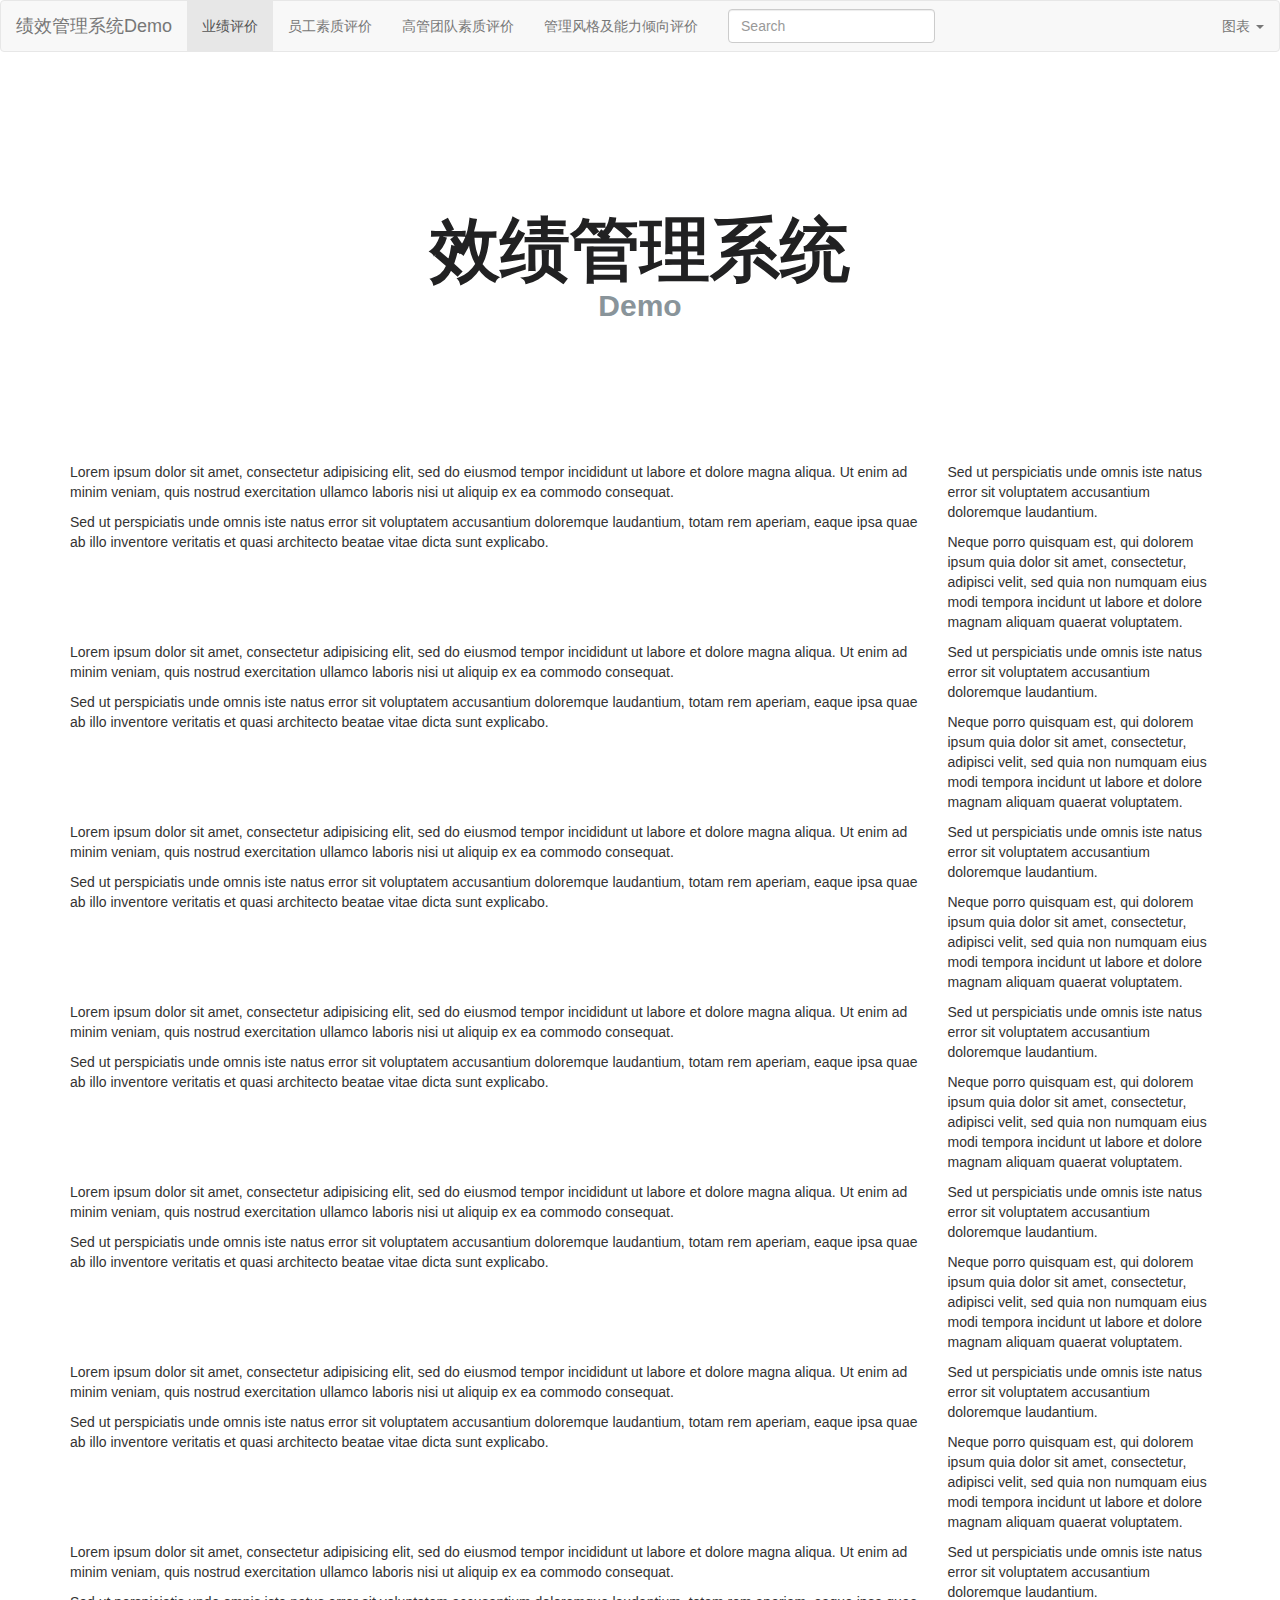
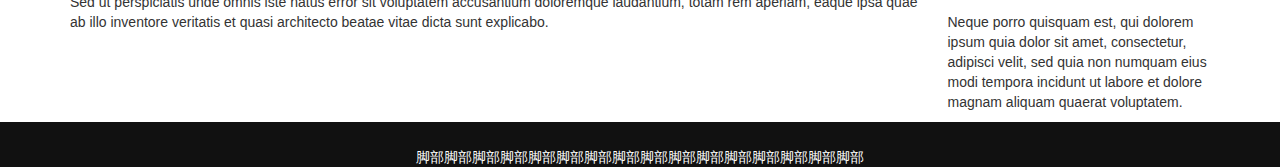
<file: H5Demo/index.html>
<!DOCTYPE html>
<html lang="zh">
<head>
    <meta charset="UTF-8">
    <title>测评</title>
    <link rel="stylesheet" href="./plugins/bootstrap/css/bootstrap.css">
    <link rel="stylesheet" href="./css/style.css">
    <script src="./plugins/jquery/jquery-1.11.1.js"></script>
    <script src="./plugins/bootstrap/js/bootstrap.min.js"></script>

</head>
<body>

<div class="header">
    <div class="row">
        <div class="col-sm-12">
            <nav class="navbar navbar-default open-hover" role="navigation">
                <!-- Brand and toggle get grouped for better mobile display -->
                <div class="navbar-header">
                    <button type="button" class="navbar-toggle" data-toggle="collapse"
                            data-target=".navbar-ex1-collapse">
                        <span class="sr-only">Toggle navigation</span>
                        <span class="icon-bar"></span>
                        <span class="icon-bar"></span>
                        <span class="icon-bar"></span>
                    </button>
                    <a class="navbar-brand" href="#">绩效管理系统Demo</a>
                </div>

                <!-- Collect the nav links, forms, and other content for toggling -->
                <div class="collapse navbar-collapse navbar-ex1-collapse">
                    <ul class="nav navbar-nav">
                        <li class="active"><a href="#">业绩评价</a></li>
                        <li><a href="#">员工素质评价</a></li> <li><a href="#">高管团队素质评价</a></li> <li><a href="#">管理风格及能力倾向评价</a></li>
                        <!--<li class="dropdown">-->
                        <!--<a href="#" class="dropdown-toggle" data-toggle="dropdown">Dropdown <b-->
                        <!--class="caret"></b></a>-->
                        <!--<ul class="dropdown-menu">-->
                        <!--<li><a href="#">Action</a></li>-->
                        <!--<li><a href="#">Another action</a></li>-->
                        <!--<li class="divider"></li>-->
                        <!--<li class="dropdown-header">Dropdown header</li>-->
                        <!--<li><a href="#">Separated link</a></li>-->
                        <!--<li><a href="#">One more separated link</a></li>-->
                        <!--</ul>-->
                        <!--</li>-->
                    </ul>
                    <form class="navbar-form navbar-left" role="search">
                        <div class="form-group">
                            <input type="text" class="form-control" placeholder="Search">
                        </div>
                    </form>
                    <ul class="nav navbar-nav navbar-right">
                        <!--<li><a href="#">Link</a></li>-->
                        <li class="dropdown">
                            <a href="#" class="dropdown-toggle" data-toggle="dropdown">图表 <b
                                    class="caret"></b></a>
                            <ul class="dropdown-menu">
                                <li><a href="#">评价报告</a></li>
                                <li><a href="#">评价对比</a></li>
                                <!--<li><a href="#">Something else here</a></li>-->
                                <!--<li><a href="#">Separated link</a></li>-->
                            </ul>
                        </li>
                    </ul>
                </div><!-- /.navbar-collapse -->
            </nav>
        </div>
    </div>
</div>
<div class="home">
    <div class="container">
        <header>
            <h1>效绩管理系统
                <span>Demo</span>
            </h1>
        </header>
    </div>
</div>
<div class="container">
    <div class="row">
        <div class="clo-sm-3 col-md-6 col-lg-9">
            <p>Lorem ipsum dolor sit amet, consectetur adipisicing elit, sed do
                eiusmod tempor incididunt ut labore et dolore magna aliqua. Ut
                enim ad minim veniam, quis nostrud exercitation ullamco laboris
                nisi ut aliquip ex ea commodo consequat.
            </p>

            <p>Sed ut perspiciatis unde omnis iste natus error sit voluptatem
                accusantium doloremque laudantium, totam rem aperiam, eaque ipsa
                quae ab illo inventore veritatis et quasi architecto beatae vitae
                dicta sunt explicabo.
            </p>
        </div>
        <div class="clo-sm-9 col-md-6 col-lg-3">
            <p>Sed ut perspiciatis unde omnis iste natus error sit voluptatem
                accusantium doloremque laudantium.
            </p>

            <p> Neque porro quisquam est, qui dolorem ipsum quia dolor sit amet,
                consectetur, adipisci velit, sed quia non numquam eius modi
                tempora incidunt ut labore et dolore magnam aliquam quaerat
                voluptatem.
            </p>
        </div>
    </div>
    <div class="row">
        <div class="clo-sm-3 col-md-6 col-lg-9">
            <p>Lorem ipsum dolor sit amet, consectetur adipisicing elit, sed do
                eiusmod tempor incididunt ut labore et dolore magna aliqua. Ut
                enim ad minim veniam, quis nostrud exercitation ullamco laboris
                nisi ut aliquip ex ea commodo consequat.
            </p>

            <p>Sed ut perspiciatis unde omnis iste natus error sit voluptatem
                accusantium doloremque laudantium, totam rem aperiam, eaque ipsa
                quae ab illo inventore veritatis et quasi architecto beatae vitae
                dicta sunt explicabo.
            </p>
        </div>
        <div class="clo-sm-9 col-md-6 col-lg-3">
            <p>Sed ut perspiciatis unde omnis iste natus error sit voluptatem
                accusantium doloremque laudantium.
            </p>

            <p> Neque porro quisquam est, qui dolorem ipsum quia dolor sit amet,
                consectetur, adipisci velit, sed quia non numquam eius modi
                tempora incidunt ut labore et dolore magnam aliquam quaerat
                voluptatem.
            </p>
        </div>
    </div>
    <div class="row">
        <div class="clo-sm-3 col-md-6 col-lg-9">
            <p>Lorem ipsum dolor sit amet, consectetur adipisicing elit, sed do
                eiusmod tempor incididunt ut labore et dolore magna aliqua. Ut
                enim ad minim veniam, quis nostrud exercitation ullamco laboris
                nisi ut aliquip ex ea commodo consequat.
            </p>

            <p>Sed ut perspiciatis unde omnis iste natus error sit voluptatem
                accusantium doloremque laudantium, totam rem aperiam, eaque ipsa
                quae ab illo inventore veritatis et quasi architecto beatae vitae
                dicta sunt explicabo.
            </p>
        </div>
        <div class="clo-sm-9 col-md-6 col-lg-3">
            <p>Sed ut perspiciatis unde omnis iste natus error sit voluptatem
                accusantium doloremque laudantium.
            </p>

            <p> Neque porro quisquam est, qui dolorem ipsum quia dolor sit amet,
                consectetur, adipisci velit, sed quia non numquam eius modi
                tempora incidunt ut labore et dolore magnam aliquam quaerat
                voluptatem.
            </p>
        </div>
    </div>
    <div class="row">
        <div class="clo-sm-3 col-md-6 col-lg-9">
            <p>Lorem ipsum dolor sit amet, consectetur adipisicing elit, sed do
                eiusmod tempor incididunt ut labore et dolore magna aliqua. Ut
                enim ad minim veniam, quis nostrud exercitation ullamco laboris
                nisi ut aliquip ex ea commodo consequat.
            </p>

            <p>Sed ut perspiciatis unde omnis iste natus error sit voluptatem
                accusantium doloremque laudantium, totam rem aperiam, eaque ipsa
                quae ab illo inventore veritatis et quasi architecto beatae vitae
                dicta sunt explicabo.
            </p>
        </div>
        <div class="clo-sm-9 col-md-6 col-lg-3">
            <p>Sed ut perspiciatis unde omnis iste natus error sit voluptatem
                accusantium doloremque laudantium.
            </p>

            <p> Neque porro quisquam est, qui dolorem ipsum quia dolor sit amet,
                consectetur, adipisci velit, sed quia non numquam eius modi
                tempora incidunt ut labore et dolore magnam aliquam quaerat
                voluptatem.
            </p>
        </div>
    </div>
    <div class="row">
        <div class="clo-sm-3 col-md-6 col-lg-9">
            <p>Lorem ipsum dolor sit amet, consectetur adipisicing elit, sed do
                eiusmod tempor incididunt ut labore et dolore magna aliqua. Ut
                enim ad minim veniam, quis nostrud exercitation ullamco laboris
                nisi ut aliquip ex ea commodo consequat.
            </p>

            <p>Sed ut perspiciatis unde omnis iste natus error sit voluptatem
                accusantium doloremque laudantium, totam rem aperiam, eaque ipsa
                quae ab illo inventore veritatis et quasi architecto beatae vitae
                dicta sunt explicabo.
            </p>
        </div>
        <div class="clo-sm-9 col-md-6 col-lg-3">
            <p>Sed ut perspiciatis unde omnis iste natus error sit voluptatem
                accusantium doloremque laudantium.
            </p>

            <p> Neque porro quisquam est, qui dolorem ipsum quia dolor sit amet,
                consectetur, adipisci velit, sed quia non numquam eius modi
                tempora incidunt ut labore et dolore magnam aliquam quaerat
                voluptatem.
            </p>
        </div>
    </div>
    <div class="row">
        <div class="clo-sm-3 col-md-6 col-lg-9">
            <p>Lorem ipsum dolor sit amet, consectetur adipisicing elit, sed do
                eiusmod tempor incididunt ut labore et dolore magna aliqua. Ut
                enim ad minim veniam, quis nostrud exercitation ullamco laboris
                nisi ut aliquip ex ea commodo consequat.
            </p>

            <p>Sed ut perspiciatis unde omnis iste natus error sit voluptatem
                accusantium doloremque laudantium, totam rem aperiam, eaque ipsa
                quae ab illo inventore veritatis et quasi architecto beatae vitae
                dicta sunt explicabo.
            </p>
        </div>
        <div class="clo-sm-9 col-md-6 col-lg-3">
            <p>Sed ut perspiciatis unde omnis iste natus error sit voluptatem
                accusantium doloremque laudantium.
            </p>

            <p> Neque porro quisquam est, qui dolorem ipsum quia dolor sit amet,
                consectetur, adipisci velit, sed quia non numquam eius modi
                tempora incidunt ut labore et dolore magnam aliquam quaerat
                voluptatem.
            </p>
        </div>
    </div>
    <div class="row">
        <div class="clo-sm-3 col-md-6 col-lg-9">
            <p>Lorem ipsum dolor sit amet, consectetur adipisicing elit, sed do
                eiusmod tempor incididunt ut labore et dolore magna aliqua. Ut
                enim ad minim veniam, quis nostrud exercitation ullamco laboris
                nisi ut aliquip ex ea commodo consequat.
            </p>

            <p>Sed ut perspiciatis unde omnis iste natus error sit voluptatem
                accusantium doloremque laudantium, totam rem aperiam, eaque ipsa
                quae ab illo inventore veritatis et quasi architecto beatae vitae
                dicta sunt explicabo.
            </p>
        </div>
        <div class="clo-sm-9 col-md-6 col-lg-3">
            <p>Sed ut perspiciatis unde omnis iste natus error sit voluptatem
                accusantium doloremque laudantium.
            </p>

            <p> Neque porro quisquam est, qui dolorem ipsum quia dolor sit amet,
                consectetur, adipisci velit, sed quia non numquam eius modi
                tempora incidunt ut labore et dolore magnam aliquam quaerat
                voluptatem.
            </p>
        </div>
    </div>
</div>
<div class="footer">
    脚部脚部脚部脚部脚部脚部脚部脚部脚部脚部脚部脚部脚部脚部脚部脚部
</div>
</body>
</html>
</file>
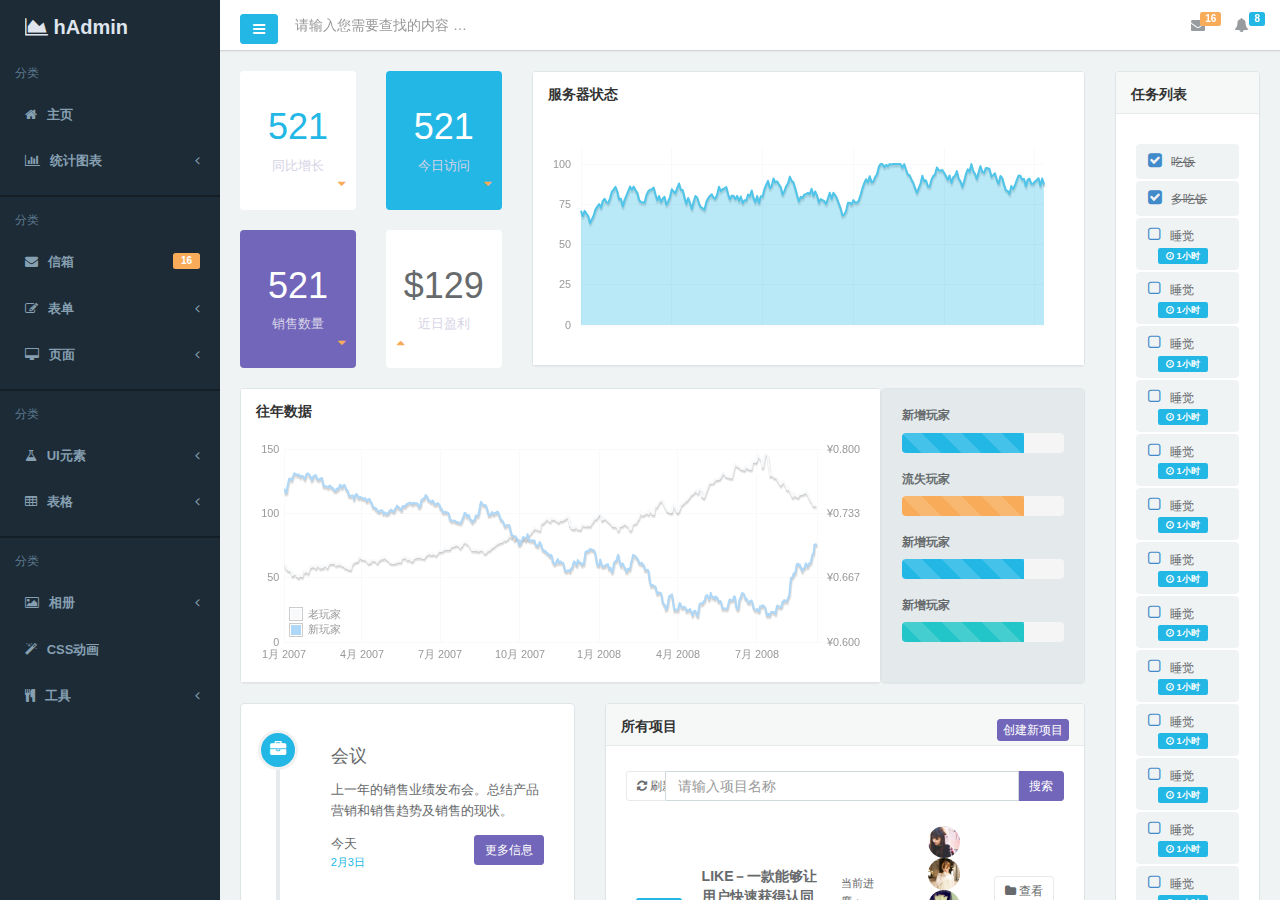
<file: Hadmin/index.html>
<!DOCTYPE html>
<html>

<head>
    <meta charset="utf-8">
    <meta name="viewport" content="width=device-width, initial-scale=1.0">
    <meta name="renderer" content="webkit">

    <title> hAdmin- 主页</title>

    <meta name="keywords" content="">
    <meta name="description" content="">

    <!--[if lt IE 9]>
    <meta http-equiv="refresh" content="0;ie.html" />
    <![endif]-->

    <link rel="shortcut icon" href="favicon.ico">
    <link href="plugins/bootstrap/css/bootstrap.min.css" rel="stylesheet">
    <link href="fonts/font-awesome.min.css" rel="stylesheet">
    <link href="plugins/animate/animate.min.css" rel="stylesheet">
    <link href="css/style.css" rel="stylesheet">
</head>

<body class="fixed-sidebar full-height-layout gray-bg" style="overflow:hidden">
    <div id="wrapper">
        <!--左侧导航开始-->
        <nav class="navbar-default navbar-static-side" role="navigation">
            <div class="nav-close"><i class="fa fa-times-circle"></i>
            </div>
            <div class="sidebar-collapse">
                <ul class="nav" id="side-menu">
                    <li class="nav-header">
                        <div class="dropdown profile-element">
                            <a data-toggle="dropdown" class="dropdown-toggle" href="#">
                                <span class="clear">
                                    <span class="block m-t-xs" style="font-size:20px;">
                                        <i class="fa fa-area-chart"></i>
                                        <strong class="font-bold">hAdmin</strong>
                                    </span>
                                </span>
                            </a>
                        </div>
                        <div class="logo-element">hAdmin
                        </div>
                    </li>
                    <li class="hidden-folded padder m-t m-b-sm text-muted text-xs">
                        <span class="ng-scope">分类</span>
                    </li>
                    <li>
                        <a class="J_menuItem" href="index_v11.html">
                            <i class="fa fa-home"></i>
                            <span class="nav-label">主页</span>
                        </a>
                    </li>
                    <li>
                        <a href="#">
                            <i class="fa fa fa-bar-chart-o"></i>
                            <span class="nav-label">统计图表</span>
                            <span class="fa arrow"></span>
                        </a>
                        <ul class="nav nav-second-level">
                            <li>
                                <a class="J_menuItem" href="graph_echarts.html">百度ECharts</a>
                            </li>
                        </ul>
                    </li>
                    <li class="line dk"></li>
                    <li class="hidden-folded padder m-t m-b-sm text-muted text-xs">
                        <span class="ng-scope">分类</span>
                    </li>
                    <li>
                        <a href="mailbox.html"><i class="fa fa-envelope"></i> <span class="nav-label">信箱 </span><span class="label label-warning pull-right">16</span></a>
                        <ul class="nav nav-second-level">
                            <li><a class="J_menuItem" href="mailbox.html">收件箱</a>
                            </li>
                            <li><a class="J_menuItem" href="mail_detail.html">查看邮件</a>
                            </li>
                            <li><a class="J_menuItem" href="mail_compose.html">写信</a>
                            </li>
                        </ul>
                    </li>
                    <li>
                        <a href="#"><i class="fa fa-edit"></i> <span class="nav-label">表单</span><span class="fa arrow"></span></a>
                        <ul class="nav nav-second-level">
                            <li><a class="J_menuItem" href="form_basic.html">基本表单</a>
                            </li>
                            <li><a class="J_menuItem" href="form_validate.html">表单验证</a>
                            </li>
                            <li><a class="J_menuItem" href="form_advanced.html">高级插件</a>
                            </li>
                            <li><a class="J_menuItem" href="form_wizard.html">表单向导</a>
                            </li>
                            <li>
                                <a href="#">文件上传 <span class="fa arrow"></span></a>
                                <ul class="nav nav-third-level">
                                    <li><a class="J_menuItem" href="form_webuploader.html">百度WebUploader</a>
                                    </li>
                                    <li><a class="J_menuItem" href="form_file_upload.html">DropzoneJS</a>
                                    </li>
                                </ul>
                            </li>
                            <li>
                                <a href="#">编辑器 <span class="fa arrow"></span></a>
                                <ul class="nav nav-third-level">
                                    <li><a class="J_menuItem" href="form_editors.html">富文本编辑器</a>
                                    </li>
                                    <li><a class="J_menuItem" href="form_simditor.html">simditor</a>
                                    </li>
                                    <li><a class="J_menuItem" href="form_markdown.html">MarkDown编辑器</a>
                                    </li>
                                    <li><a class="J_menuItem" href="code_editor.html">代码编辑器</a>
                                    </li>
                                </ul>
                            </li>
                            <li><a class="J_menuItem" href="layerdate.html">日期选择器layerDate</a>
                            </li>
                        </ul>
                    </li>
                    <li>
                        <a href="#"><i class="fa fa-desktop"></i> <span class="nav-label">页面</span><span class="fa arrow"></span></a>
                        <ul class="nav nav-second-level">
                            <li><a class="J_menuItem" href="contacts.html">联系人</a>
                            </li>
                            <li><a class="J_menuItem" href="profile.html">个人资料</a>
                            </li>
                            <li>
                                <a href="#">项目管理 <span class="fa arrow"></span></a>
                                <ul class="nav nav-third-level">
                                    <li><a class="J_menuItem" href="projects.html">项目</a>
                                    </li>
                                    <li><a class="J_menuItem" href="project_detail.html">项目详情</a>
                                    </li>
                                </ul>
                            </li>
                            <li><a class="J_menuItem" href="teams_board.html">团队管理</a>
                            </li>
                            <li><a class="J_menuItem" href="social_feed.html">信息流</a>
                            </li>
                            <li><a class="J_menuItem" href="clients.html">客户管理</a>
                            </li>
                            <li><a class="J_menuItem" href="file_manager.html">文件管理器</a>
                            </li>
                            <li><a class="J_menuItem" href="calendar.html">日历</a>
                            </li>
                            <li>
                                <a href="#">博客 <span class="fa arrow"></span></a>
                                <ul class="nav nav-third-level">
                                    <li><a class="J_menuItem" href="blog.html">文章列表</a>
                                    </li>
                                    <li><a class="J_menuItem" href="article.html">文章详情</a>
                                    </li>
                                </ul>
                            </li>
                            <li><a class="J_menuItem" href="faq.html">FAQ</a>
                            </li>
                            <li>
                                <a href="#">时间轴 <span class="fa arrow"></span></a>
                                <ul class="nav nav-third-level">
                                    <li><a class="J_menuItem" href="timeline.html">时间轴</a>
                                    </li>
                                    <li><a class="J_menuItem" href="timeline_v2.html">时间轴v2</a>
                                    </li>
                                </ul>
                            </li>
                            <li><a class="J_menuItem" href="pin_board.html">标签墙</a>
                            </li>
                            <li>
                                <a href="#">单据 <span class="fa arrow"></span></a>
                                <ul class="nav nav-third-level">
                                    <li><a class="J_menuItem" href="invoice.html">单据</a>
                                    </li>
                                    <li><a class="J_menuItem" href="invoice_print.html">单据打印</a>
                                    </li>
                                </ul>
                            </li>
                            <li><a class="J_menuItem" href="search_results.html">搜索结果</a>
                            </li>
                            <li><a class="J_menuItem" href="forum_main.html">论坛</a>
                            </li>
                            <li>
                                <a href="#">即时通讯 <span class="fa arrow"></span></a>
                                <ul class="nav nav-third-level">
                                    <li><a class="J_menuItem" href="chat_view.html">聊天窗口</a>
                                    </li>
                                </ul>
                            </li>
                            <li>
                                <a href="#">登录注册相关 <span class="fa arrow"></span></a>
                                <ul class="nav nav-third-level">
                                    <li><a href="login.html" target="_blank">登录页面</a>
                                    </li>
                                    <li><a href="login_v2.html" target="_blank">登录页面v2</a>
                                    </li>
                                    <li><a href="register.html" target="_blank">注册页面</a>
                                    </li>
                                    <li><a href="lockscreen.html" target="_blank">登录超时</a>
                                    </li>
                                </ul>
                            </li>
                            <li><a class="J_menuItem" href="404.html">404页面</a>
                            </li>
                            <li><a class="J_menuItem" href="500.html">500页面</a>
                            </li>
                            <li><a class="J_menuItem" href="empty_page.html">空白页</a>
                            </li>
                        </ul>
                    </li>
                    <li class="line dk"></li>
                    <li class="hidden-folded padder m-t m-b-sm text-muted text-xs">
                        <span class="ng-scope">分类</span>
                    </li>
                    <li>
                        <a href="#"><i class="fa fa-flask"></i> <span class="nav-label">UI元素</span><span class="fa arrow"></span></a>
                        <ul class="nav nav-second-level">
                            <li><a class="J_menuItem" href="typography.html">排版</a>
                            </li>
                            <li>
                                <a href="#">字体图标 <span class="fa arrow"></span></a>
                                <ul class="nav nav-third-level">
                                    <li>
                                        <a class="J_menuItem" href="fontawesome.html">Font Awesome</a>
                                    </li>
                                    <li>
                                        <a class="J_menuItem" href="glyphicons.html">Glyphicon</a>
                                    </li>
                                    <li>
                                        <a class="J_menuItem" href="iconfont.html">阿里巴巴矢量图标库</a>
                                    </li>
                                </ul>
                            </li>
                            <li>
                                <a href="#">拖动排序 <span class="fa arrow"></span></a>
                                <ul class="nav nav-third-level">
                                    <li><a class="J_menuItem" href="draggable_panels.html">拖动面板</a>
                                    </li>
                                    <li><a class="J_menuItem" href="agile_board.html">任务清单</a>
                                    </li>
                                </ul>
                            </li>
                            <li><a class="J_menuItem" href="buttons.html">按钮</a>
                            </li>
                            <li><a class="J_menuItem" href="tabs_panels.html">选项卡 &amp; 面板</a>
                            </li>
                            <li><a class="J_menuItem" href="notifications.html">通知 &amp; 提示</a>
                            </li>
                            <li><a class="J_menuItem" href="badges_labels.html">徽章，标签，进度条</a>
                            </li>
                            <li>
                                <a class="J_menuItem" href="grid_options.html">栅格</a>
                            </li>
                            <li><a class="J_menuItem" href="plyr.html">视频、音频</a>
                            </li>
                            <li>
                                <a href="#">弹框插件 <span class="fa arrow"></span></a>
                                <ul class="nav nav-third-level">
                                    <li><a class="J_menuItem" href="layer.html">Web弹层组件layer</a>
                                    </li>
                                    <li><a class="J_menuItem" href="modal_window.html">模态窗口</a>
                                    </li>
                                    <li><a class="J_menuItem" href="sweetalert.html">SweetAlert</a>
                                    </li>
                                </ul>
                            </li>
                            <li>
                                <a href="#">树形视图 <span class="fa arrow"></span></a>
                                <ul class="nav nav-third-level">
                                    <li><a class="J_menuItem" href="jstree.html">jsTree</a>
                                    </li>
                                    <li><a class="J_menuItem" href="tree_view.html">Bootstrap Tree View</a>
                                    </li>
                                    <li><a class="J_menuItem" href="nestable_list.html">nestable</a>
                                    </li>
                                </ul>
                            </li>
                            <li><a class="J_menuItem" href="toastr_notifications.html">Toastr通知</a>
                            </li>
                            <li><a class="J_menuItem" href="diff.html">文本对比</a>
                            </li>
                            <li><a class="J_menuItem" href="spinners.html">加载动画</a>
                            </li>
                            <li><a class="J_menuItem" href="widgets.html">小部件</a>
                            </li>
                        </ul>
                    </li>
                    <li>
                        <a href="#"><i class="fa fa-table"></i> <span class="nav-label">表格</span><span class="fa arrow"></span></a>
                        <ul class="nav nav-second-level">
                            <li><a class="J_menuItem" href="table_basic.html">基本表格</a>
                            </li>
                            <li><a class="J_menuItem" href="table_data_tables.html">DataTables</a>
                            </li>
                            <li><a class="J_menuItem" href="table_jqgrid.html">jqGrid</a>
                            </li>
                            <li><a class="J_menuItem" href="table_foo_table.html">Foo Tables</a>
                            </li>
                            <li><a class="J_menuItem" href="table_bootstrap.html">Bootstrap Table
                                <span class="label label-danger pull-right">推荐</span></a>
                            </li>
                        </ul>
                    </li>
                    <li class="line dk"></li>
                    <li class="hidden-folded padder m-t m-b-sm text-muted text-xs">
                        <span class="ng-scope">分类</span>
                    </li>
                    <li>
                        <a href="#"><i class="fa fa-picture-o"></i> <span class="nav-label">相册</span><span class="fa arrow"></span></a>
                        <ul class="nav nav-second-level">
                            <li><a class="J_menuItem" href="basic_gallery.html">基本图库</a>
                            </li>
                            <li><a class="J_menuItem" href="carousel.html">图片切换</a>
                            </li>
                            <li><a class="J_menuItem" href="blueimp.html">Blueimp相册</a>
                            </li>
                        </ul>
                    </li>
                    <li>
                        <a class="J_menuItem" href="css_animation.html"><i class="fa fa-magic"></i> <span class="nav-label">CSS动画</span></a>
                    </li>
                    <li>
                        <a href="#"><i class="fa fa-cutlery"></i> <span class="nav-label">工具 </span><span class="fa arrow"></span></a>
                        <ul class="nav nav-second-level">
                            <li><a class="J_menuItem" href="form_builder.html">表单构建器</a>
                            </li>
                        </ul>
                    </li>

                </ul>
            </div>
        </nav>
        <!--左侧导航结束-->
        <!--右侧部分开始-->
        <div id="page-wrapper" class="gray-bg dashbard-1">
            <div class="row border-bottom">
                <nav class="navbar navbar-static-top" role="navigation" style="margin-bottom: 0">
                    <div class="navbar-header"><a class="navbar-minimalize minimalize-styl-2 btn btn-info " href="#"><i class="fa fa-bars"></i> </a>
                        <form role="search" class="navbar-form-custom" method="post" action="search_results.html">
                            <div class="form-group">
                                <input type="text" placeholder="请输入您需要查找的内容 …" class="form-control" name="top-search" id="top-search">
                            </div>
                        </form>
                    </div>
                    <ul class="nav navbar-top-links navbar-right">
                        <li class="dropdown">
                            <a class="dropdown-toggle count-info" data-toggle="dropdown" href="#">
                                <i class="fa fa-envelope"></i> <span class="label label-warning">16</span>
                            </a>
                            <ul class="dropdown-menu dropdown-messages">
                                <li class="m-t-xs">
                                    <div class="dropdown-messages-box">
                                        <a href="profile.html" class="pull-left">
                                            <img alt="image" class="img-circle" src="img/a7.jpg">
                                        </a>
                                        <div class="media-body">
                                            <small class="pull-right">46小时前</small>
                                            <strong>小四</strong> 是不是只有我死了,你们才不骂爵迹
                                            <br>

                                            <small class="text-muted">3天前 2014.11.8</small>
                                        </div>
                                    </div>
                                </li>
                                <li class="divider"></li>
                                <li>
                                    <div class="dropdown-messages-box">
                                        <a href="profile.html" class="pull-left">
                                            <img alt="image" class="img-circle" src="img/a4.jpg">
                                        </a>
                                        <div class="media-body ">
                                            <small class="pull-right text-navy">25小时前</small>
                                            <strong>二愣子</strong> 呵呵
                                            <br>
                                            <small class="text-muted">昨天</small>
                                        </div>
                                    </div>
                                </li>
                                <li class="divider"></li>
                                <li>
                                    <div class="text-center link-block">
                                        <a class="J_menuItem" href="mailbox.html">
                                            <i class="fa fa-envelope"></i> <strong> 查看所有消息</strong>
                                        </a>
                                    </div>
                                </li>
                            </ul>
                        </li>
                        <li class="dropdown">
                            <a class="dropdown-toggle count-info" data-toggle="dropdown" href="#">
                                <i class="fa fa-bell"></i> <span class="label label-primary">8</span>
                            </a>
                            <ul class="dropdown-menu dropdown-alerts">
                                <li>
                                    <a href="mailbox.html">
                                        <div>
                                            <i class="fa fa-envelope fa-fw"></i> 您有16条未读消息
                                            <span class="pull-right text-muted small">4分钟前</span>
                                        </div>
                                    </a>
                                </li>
                                <li class="divider"></li>
                                <li>
                                    <a href="profile.html">
                                        <div>
                                            <i class="fa fa-qq fa-fw"></i> 3条新回复
                                            <span class="pull-right text-muted small">12分钟钱</span>
                                        </div>
                                    </a>
                                </li>
                                <li class="divider"></li>
                                <li>
                                    <div class="text-center link-block">
                                        <a class="J_menuItem" href="notifications.html">
                                            <strong>查看所有 </strong>
                                            <i class="fa fa-angle-right"></i>
                                        </a>
                                    </div>
                                </li>
                            </ul>
                        </li>
                    </ul>
                </nav>
            </div>
            <div class="row J_mainContent" id="content-main">
                <iframe id="J_iframe" width="100%" height="100%" src="index_v11.html" frameborder="0" data-id="index_v1.html" seamless></iframe>
            </div>
        </div>
        <!--右侧部分结束-->
    </div>

    <!-- 全局js -->
    <script src="plugins/jquery/jquery.min.js"></script>
    <script src="plugins/bootstrap/js/bootstrap.min.js"></script>
    <script src="plugins/metisMenu/metisMenu.min.js"></script>
    <script src="plugins/slimScroll/jquery.slimscroll.min.js"></script>
    <script src="plugins/layer/layer.min.js"></script>

    <!-- 自定义js -->
    <script src="js/hAdmin.js"></script>
    <script type="text/javascript" src="js/index.js"></script>

    <!-- 第三方插件 -->
    <script src="plugins/pace/pace.min.js"></script>
</body>

</html>
</file>
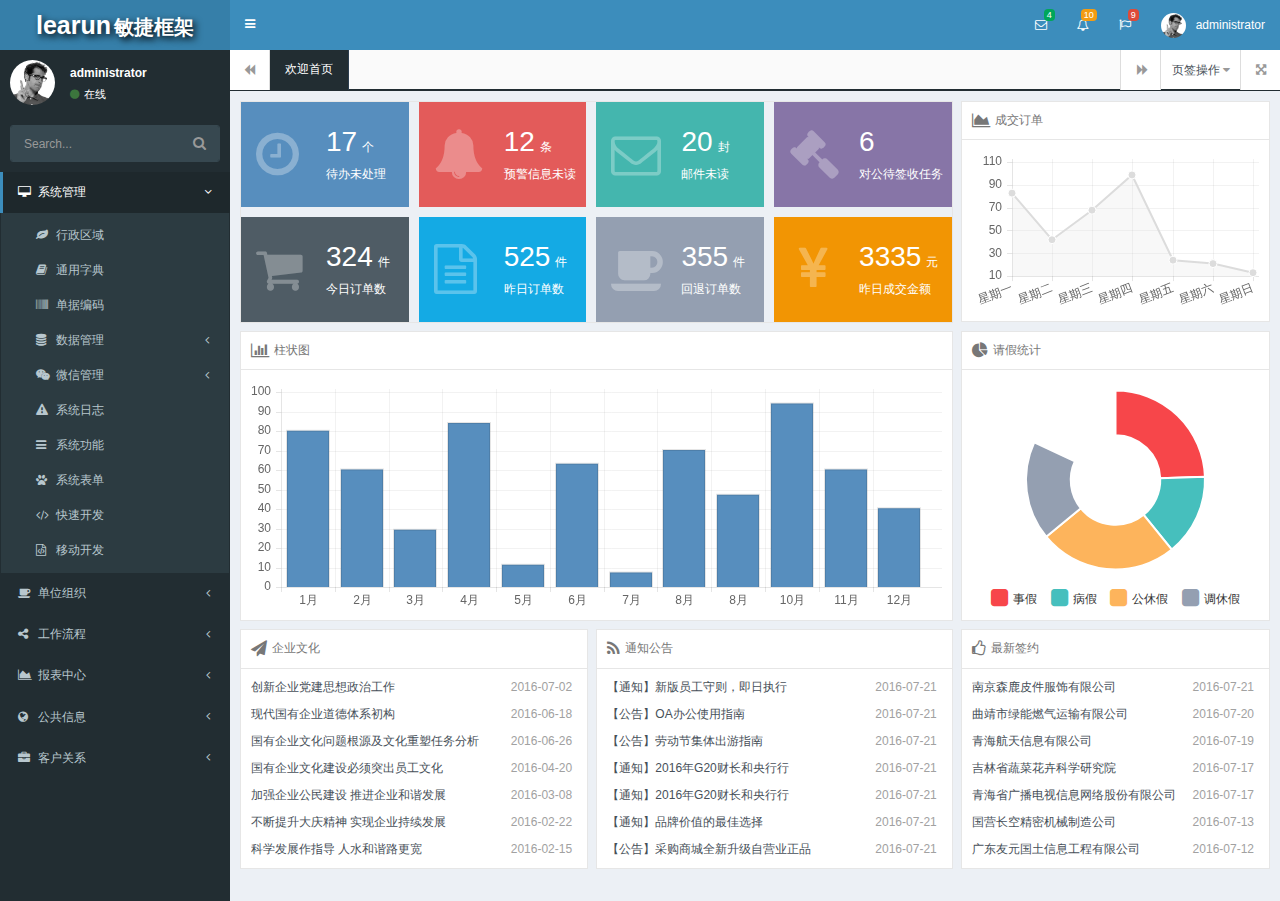
<file: LeaRun/index.html>
﻿<!DOCTYPE html>
<html>
<head>
    <title>LeaRun敏捷开发框架</title>
    <link rel="stylesheet" href="plugins/bootstrap/css/bootstrap.min.css">
    <link rel="stylesheet" href="fonts/font-awesome.min.css">
    <link rel="stylesheet" href="css/index.css">
    <link rel="stylesheet" href="css/skins/_all-skins.css">
</head>
<body class="hold-transition skin-blue sidebar-mini" style="overflow:hidden;">
    <div id="ajax-loader" style="cursor: progress; position: fixed; top: -50%; left: -50%; width: 200%; height: 200%; background: #fff; z-index: 10000; overflow: hidden;">
        <img src="img/ajax-loader.gif" style="position: absolute; top: 0; left: 0; right: 0; bottom: 0; margin: auto;" />
    </div>
    <div class="wrapper">
        <!--头部信息-->
        <header class="main-header">
            <a href="http://www.learun.cn/adms/index.html" target="_blank" class="logo">
                <span class="logo-mini">LR</span>
                <span class="logo-lg">learun<strong>敏捷框架</strong></span>
            </a>
            <nav class="navbar navbar-static-top">
                <a class="sidebar-toggle">
                    <span class="sr-only">Toggle navigation</span>
                </a>
                <div class="navbar-custom-menu">
                    <ul class="nav navbar-nav">
                        <li class="dropdown messages-menu">
                            <a href="#" class="dropdown-toggle" data-toggle="dropdown">
                                <i class="fa fa-envelope-o "></i>
                                <span class="label label-success">4</span>
                            </a>
                        </li>
                        <li class="dropdown notifications-menu">
                            <a href="#" class="dropdown-toggle" data-toggle="dropdown">
                                <i class="fa fa-bell-o"></i>
                                <span class="label label-warning">10</span>
                            </a>
                        </li>
                        <li class="dropdown tasks-menu">
                            <a href="#" class="dropdown-toggle" data-toggle="dropdown">
                                <i class="fa fa-flag-o"></i>
                                <span class="label label-danger">9</span>
                            </a>
                        </li>
                        <li class="dropdown user user-menu">
                            <a href="#" class="dropdown-toggle" data-toggle="dropdown">
                                <img src="img/user2-160x160.jpg" class="user-image" alt="User Image">
                                <span class="hidden-xs">administrator</span>
                            </a>
                            <ul class="dropdown-menu pull-right">
                                <li><a class="menuItem" data-id="userInfo" href="/SystemManage/User/Info"><i class="fa fa-user"></i>个人信息</a></li>
                                <li><a href="javascript:void();"><i class="fa fa-trash-o"></i>清空缓存</a></li>
                                <li><a href="javascript:void();"><i class="fa fa-paint-brush"></i>皮肤设置</a></li>
                                <li class="divider"></li>
                                <li><a href="~/Login/OutLogin"><i class="ace-icon fa fa-power-off"></i>安全退出</a></li>
                            </ul>
                        </li>
                    </ul>
                </div>
            </nav>
        </header>
        <!--左边导航-->
        <div class="main-sidebar">
            <div class="sidebar">
                <div class="user-panel">
                    <div class="pull-left image">
                        <img src="img/user2-160x160.jpg" class="img-circle" alt="User Image">
                    </div>
                    <div class="pull-left info">
                        <p>administrator</p>
                        <a><i class="fa fa-circle text-success"></i>在线</a>
                    </div>
                </div>
                <form action="#" method="get" class="sidebar-form">
                    <div class="input-group">
                        <input type="text" name="q" class="form-control" placeholder="Search...">
                        <span class="input-group-btn">
                            <a class="btn btn-flat"><i class="fa fa-search"></i></a>
                        </span>
                    </div>
                </form>
                <ul class="sidebar-menu" id="sidebar-menu">
                    <!--<li class="header">导航菜单</li>-->
                </ul>
            </div>
        </div>
        <!--中间内容-->
        <div id="content-wrapper" class="content-wrapper">
            <div class="content-tabs">
                <button class="roll-nav roll-left tabLeft">
                    <i class="fa fa-backward"></i>
                </button>
                <nav class="page-tabs menuTabs">
                    <div class="page-tabs-content" style="margin-left: 0px;">
                        <a href="javascript:;" class="menuTab active" data-id="/Home/Default">欢迎首页</a>
                        <!--<a href="javascript:;" class="menuTab" data-id="/Home/About" style="padding-right: 15px;">平台介绍</a>-->
                        <!--<a href="javascript:;" class="menuTab" data-id="/SystemManage/Organize/Index">机构管理 <i class="fa fa-remove"></i></a>-->
                        <!--<a href="javascript:;" class="menuTab" data-id="/SystemManage/Role/Index">角色管理 <i class="fa fa-remove"></i></a>-->
                        <!--<a href="javascript:;" class="menuTab" data-id="/SystemManage/Duty/Index">岗位管理 <i class="fa fa-remove"></i></a>-->
                        <!--<a href="javascript:;" class="menuTab" data-id="/SystemManage/User/Index">用户管理 <i class="fa fa-remove"></i></a>-->
                    </div>
                </nav>
                <button class="roll-nav roll-right tabRight">
                    <i class="fa fa-forward" style="margin-left: 3px;"></i>
                </button>
                <div class="btn-group roll-nav roll-right">
                    <button class="dropdown tabClose" data-toggle="dropdown">
                        页签操作<i class="fa fa-caret-down" style="padding-left: 3px;"></i>
                    </button>
                    <ul class="dropdown-menu dropdown-menu-right">
                        <li><a class="tabReload" href="javascript:void();">刷新当前</a></li>
                        <li><a class="tabCloseCurrent" href="javascript:void();">关闭当前</a></li>
                        <li><a class="tabCloseAll" href="javascript:void();">全部关闭</a></li>
                        <li><a class="tabCloseOther" href="javascript:void();">除此之外全部关闭</a></li>
                    </ul>
                </div>
                <button class="roll-nav roll-right fullscreen"><i class="fa fa-arrows-alt"></i></button>
            </div>
            <div class="content-iframe" style="overflow: hidden;">
                <div class="mainContent" id="content-main" style="margin: 10px; margin-bottom: 0px; padding: 0;">
                    <iframe class="LRADMS_iframe" width="100%" height="100%" src="default.html" frameborder="0" data-id="default.html"></iframe>
                </div>
            </div>
        </div>
    </div>
    <script src="plugins/jquery/jQuery-2.2.0.min.js?v=2.2.0.min"></script>
    <script src="plugins/bootstrap/js/bootstrap.min.js?v=3.3"></script>
    <script src="js/index.js?v=0.1"></script>
</body>
</html>
</file>
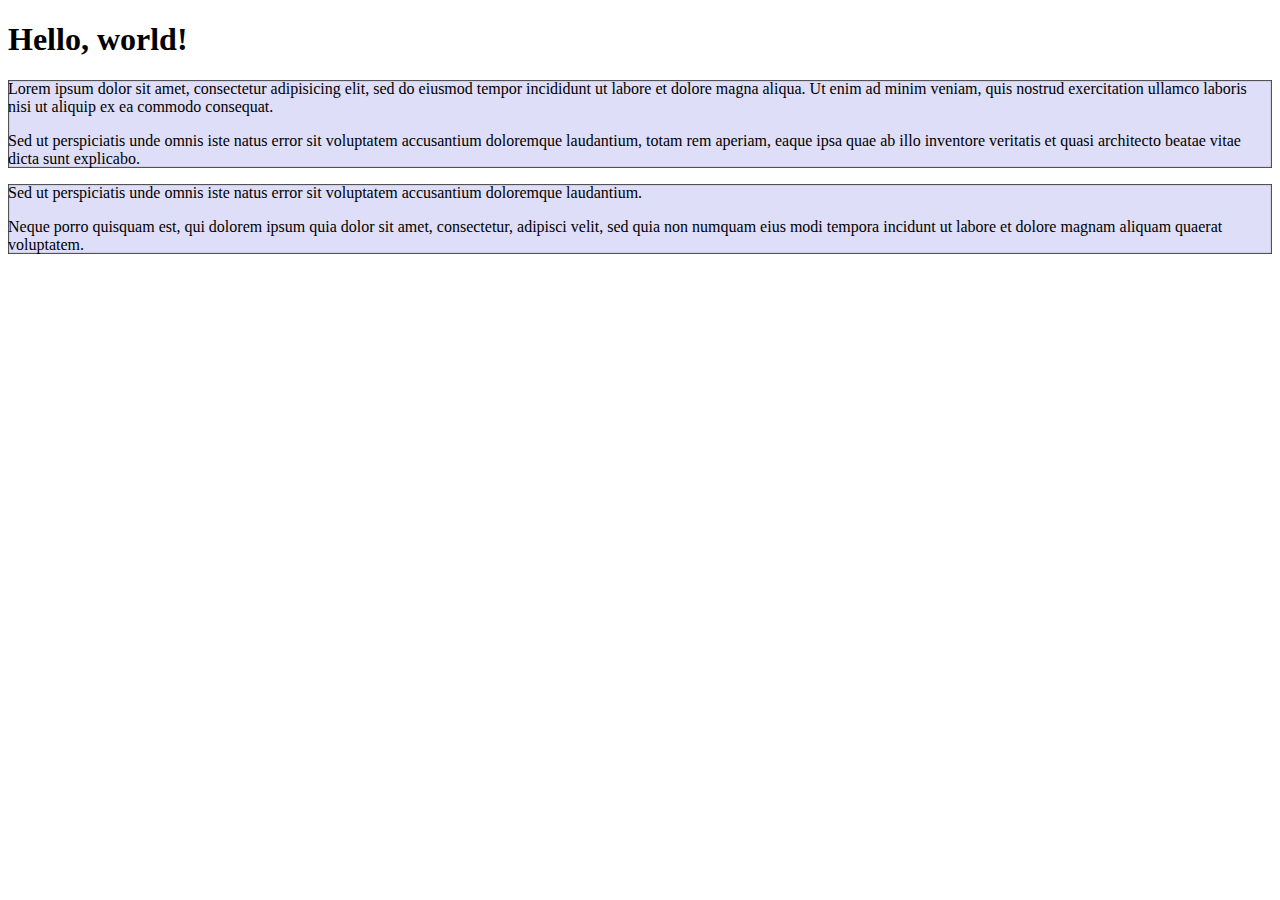
<file: H5Demo/1.html>
<!DOCTYPE html>
<html>
<head>
    <title>Bootstrap 实例 - 手机、平板电脑、台式电脑</title>
    <link href="http://libs.baidu.com/bootstrap/3.0.3/css/bootstrap.min.css" rel="stylesheet">
    <script src="http://libs.baidu.com/jquery/2.0.0/jquery.min.js"></script>
    <script src="http://libs.baidu.com/bootstrap/3.0.3/js/bootstrap.min.js"></script>
</head>
<body>

<div class="container">
    <h1>Hello, world!</h1>

    <div class="row">

        <div class="col-sm-3 col-md-6 col-lg-8"
             style="background-color: #dedef8;
         box-shadow: inset 1px -1px 1px #444,
         inset -1px 1px 1px #444;">
            <p>Lorem ipsum dolor sit amet, consectetur adipisicing elit, sed do
                eiusmod tempor incididunt ut labore et dolore magna aliqua. Ut
                enim ad minim veniam, quis nostrud exercitation ullamco laboris
                nisi ut aliquip ex ea commodo consequat.
            </p>

            <p>Sed ut perspiciatis unde omnis iste natus error sit voluptatem
                accusantium doloremque laudantium, totam rem aperiam, eaque ipsa
                quae ab illo inventore veritatis et quasi architecto beatae vitae
                dicta sunt explicabo.
            </p>
        </div>

        <div class="col-sm-9 col-md-6 col-lg-4"
             style="background-color: #dedef8;
         box-shadow: inset 1px -1px 1px #444,
         inset -1px 1px 1px #444;">
            <p>Sed ut perspiciatis unde omnis iste natus error sit voluptatem
                accusantium doloremque laudantium.
            </p>

            <p> Neque porro quisquam est, qui dolorem ipsum quia dolor sit amet,
                consectetur, adipisci velit, sed quia non numquam eius modi
                tempora incidunt ut labore et dolore magnam aliquam quaerat
                voluptatem.
            </p>
        </div>
    </div>

</body>
</html>
</file>
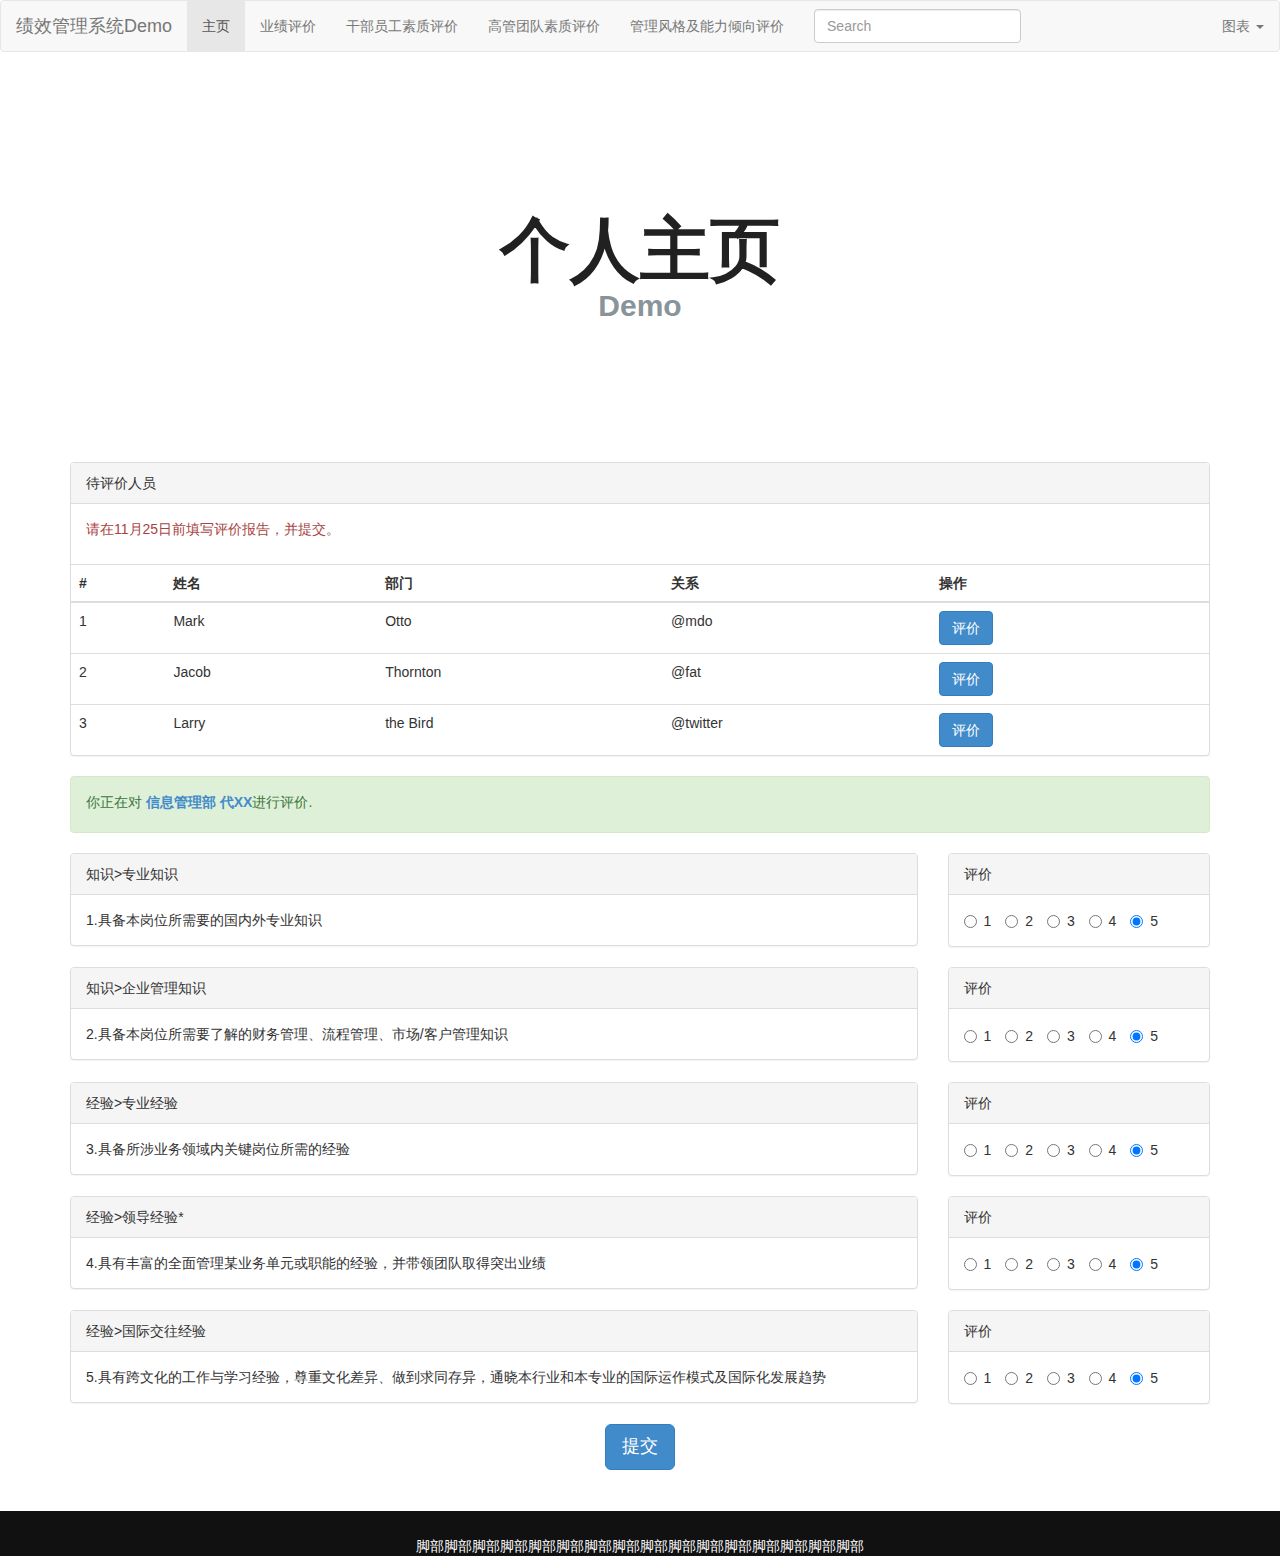
<file: H5Demo/个人主页.html>
<!DOCTYPE html>
<html lang="zh">
<head>
    <meta charset="UTF-8">
    <meta name="viewport" content="width=device-width, initial-scale=1">
    <title>测评</title>
    <link rel="stylesheet" href="./plugins/bootstrap/css/bootstrap.css">
    <link rel="stylesheet" href="./css/style.css">
    <script src="./plugins/jquery/jquery-1.11.1.js"></script>
    <script src="./plugins/bootstrap/js/bootstrap.min.js"></script>

</head>
<body>

<div class="header">
    <div class="row">
        <div class="col-sm-12">
            <nav class="navbar navbar-default open-hover" role="navigation">
                <!-- Brand and toggle get grouped for better mobile display -->
                <div class="navbar-header">
                    <button type="button" class="navbar-toggle" data-toggle="collapse"
                            data-target=".navbar-ex1-collapse">
                        <span class="sr-only">Toggle navigation</span>
                        <span class="icon-bar"></span>
                        <span class="icon-bar"></span>
                        <span class="icon-bar"></span>
                    </button>
                    <a class="navbar-brand" href="#">绩效管理系统Demo</a>
                </div>

                <!-- Collect the nav links, forms, and other content for toggling -->
                <div class="collapse navbar-collapse navbar-ex1-collapse">
                    <ul class="nav navbar-nav">
                        <li class="active"><a href="个人主页.html">主页</a></li>
                        <li><a href="业绩评价.html">业绩评价</a></li>
                        <li><a href="干部员工素质评价.html">干部员工素质评价</a></li>
                        <li><a href="高管团队素质评价.html">高管团队素质评价</a></li>
                        <li><a href="管理风格及能力倾向评价.html">管理风格及能力倾向评价</a></li>
                        <!--<li class="dropdown">-->
                        <!--<a href="#" class="dropdown-toggle" data-toggle="dropdown">Dropdown <b-->
                        <!--class="caret"></b></a>-->
                        <!--<ul class="dropdown-menu">-->
                        <!--<li><a href="#">Action</a></li>-->
                        <!--<li><a href="#">Another action</a></li>-->
                        <!--<li class="divider"></li>-->
                        <!--<li class="dropdown-header">Dropdown header</li>-->
                        <!--<li><a href="#">Separated link</a></li>-->
                        <!--<li><a href="#">One more separated link</a></li>-->
                        <!--</ul>-->
                        <!--</li>-->
                    </ul>
                    <form class="navbar-form navbar-left" role="search">
                        <div class="form-group">
                            <input type="text" class="form-control" placeholder="Search">
                        </div>
                    </form>
                    <ul class="nav navbar-nav navbar-right">
                        <!--<li><a href="#">Link</a></li>-->
                        <li class="dropdown">
                            <a href="#" class="dropdown-toggle" data-toggle="dropdown">图表 <b
                                    class="caret"></b></a>
                            <ul class="dropdown-menu">
                                <li><a href="#">评价报告</a></li>
                                <li><a href="#">评价对比</a></li>
                                <!--<li><a href="#">Something else here</a></li>-->
                                <!--<li><a href="#">Separated link</a></li>-->
                            </ul>
                        </li>
                    </ul>
                </div><!-- /.navbar-collapse -->
            </nav>
        </div>
    </div>
</div>
<div class="home">
    <div class="container">
        <header>
            <h1>个人主页
                <span>Demo</span>
            </h1>
        </header>
    </div>
</div>
<div class="container">
    <div class="row">
        <div class="col-sm-12 col-md-12 col-lg-12">
            <div class="panel panel-default">
                <!-- Default panel contents -->
                <div class="panel-heading">待评价人员</div>
                <div class="panel-body">
                    <p class="text-danger"> 请在11月25日前填写评价报告，并提交。</p>
                </div>

                <!-- Table -->
                <table class="table">
                    <thead>
                    <tr>
                        <th>#</th>
                        <th>姓名</th>
                        <th>部门</th>
                        <th>关系</th>
                        <th>操作</th>
                    </tr>
                    </thead>
                    <tbody>
                    <tr>
                        <td>1</td>
                        <td>Mark</td>
                        <td>Otto</td>
                        <td>@mdo</td>
                        <td>
                            <a href="干部员工素质评价.html">
                                <button class="btn btn-primary">评价</button>
                            </a>
                        </td>
                    </tr>
                    <tr>
                        <td>2</td>
                        <td>Jacob</td>
                        <td>Thornton</td>
                        <td>@fat</td>
                        <td>
                            <a href="干部员工素质评价.html">
                                <button class="btn btn-primary">评价</button>
                            </a>
                        </td>
                    </tr>
                    <tr>
                        <td>3</td>
                        <td>Larry</td>
                        <td>the Bird</td>
                        <td>@twitter</td>
                        <td>
                            <a href="干部员工素质评价.html">
                                <button class="btn btn-primary">评价</button>
                            </a>
                        </td>
                    </tr>
                    </tbody>
                </table>
            </div>
        </div>
    </div>
</div>
<div class="container">
    <div class="row">
        <div class="col-sm-12 col-md-12 col-lg-12">
            <div class="alert alert-success">你正在对 <label class="text-primary">信息管理部</label>
                <label class="text-primary">代XX</label>进行评价.
            </div>
        </div>
    </div>
    <div class="row">
        <div class="col-sm-9 col-md-9 col-lg-9">
            <div class="panel panel-default">
                <div class="panel-heading">知识>专业知识</div>
                <div class="panel-body">
                    1.具备本岗位所需要的国内外专业知识
                </div>
            </div>
        </div>
        <div class="col-sm-3 col-md-3 col-lg-3">
            <div class="panel panel-default">
                <div class="panel-heading">评价</div>
                <div class="panel-body">
                    <label class="radio-inline"><input type="radio" name="1" value="option1">1</label>
                    <label class="radio-inline"><input type="radio" name="1" value="option2">2</label>
                    <label class="radio-inline"><input type="radio" name="1" value="option3">3</label>
                    <label class="radio-inline"><input type="radio" name="1" value="option4">4</label>
                    <label class="radio-inline"><input type="radio" name="1" value="option5" checked>5</label>
                </div>
            </div>
        </div>
    </div>
    <div class="row">
        <div class="col-sm-9 col-md-9 col-lg-9">
            <div class="panel panel-default">
                <div class="panel-heading">知识>企业管理知识</div>
                <div class="panel-body">
                    2.具备本岗位所需要了解的财务管理、流程管理、市场/客户管理知识
                </div>
            </div>
        </div>
        <div class="col-sm-3 col-md-3 col-lg-3">
            <div class="panel panel-default">
                <div class="panel-heading">评价</div>
                <div class="panel-body">
                    <label class="radio-inline"><input type="radio" name="2" value="option1">1</label>
                    <label class="radio-inline"><input type="radio" name="2" value="option2">2</label>
                    <label class="radio-inline"><input type="radio" name="2" value="option3">3</label>
                    <label class="radio-inline"><input type="radio" name="2" value="option4">4</label>
                    <label class="radio-inline"><input type="radio" name="2" value="option5" checked>5</label>
                </div>
            </div>
        </div>
    </div>
    <div class="row">
        <div class="col-sm-9 col-md-9 col-lg-9">
            <div class="panel panel-default">
                <div class="panel-heading">经验>专业经验</div>
                <div class="panel-body">
                    3.具备所涉业务领域内关键岗位所需的经验
                </div>
            </div>
        </div>
        <div class="col-sm-3 col-md-3 col-lg-3">
            <div class="panel panel-default">
                <div class="panel-heading">评价</div>
                <div class="panel-body">
                    <label class="radio-inline"><input type="radio" name="3" value="option1">1</label>
                    <label class="radio-inline"><input type="radio" name="3" value="option2">2</label>
                    <label class="radio-inline"><input type="radio" name="3" value="option3">3</label>
                    <label class="radio-inline"><input type="radio" name="3" value="option4">4</label>
                    <label class="radio-inline"><input type="radio" name="3" value="option5" checked>5</label>
                </div>
            </div>
        </div>
    </div>
    <div class="row">
        <div class="col-sm-9 col-md-9 col-lg-9">
            <div class="panel panel-default">
                <div class="panel-heading">经验>领导经验*</div>
                <div class="panel-body">
                    4.具有丰富的全面管理某业务单元或职能的经验，并带领团队取得突出业绩
                </div>
            </div>
        </div>
        <div class="col-sm-3 col-md-3 col-lg-3">
            <div class="panel panel-default">
                <div class="panel-heading">评价</div>
                <div class="panel-body">
                    <label class="radio-inline"><input type="radio" name="4" value="option1">1</label>
                    <label class="radio-inline"><input type="radio" name="4" value="option2">2</label>
                    <label class="radio-inline"><input type="radio" name="4" value="option3">3</label>
                    <label class="radio-inline"><input type="radio" name="4" value="option4">4</label>
                    <label class="radio-inline"><input type="radio" name="4" value="option5" checked>5</label>
                </div>
            </div>
        </div>
    </div>
    <div class="row">
        <div class="col-sm-9 col-md-9 col-lg-9">
            <div class="panel panel-default">
                <div class="panel-heading">经验>国际交往经验</div>
                <div class="panel-body">
                    5.具有跨文化的工作与学习经验，尊重文化差异、做到求同存异，通晓本行业和本专业的国际运作模式及国际化发展趋势
                </div>
            </div>
        </div>
        <div class="col-sm-3 col-md-3 col-lg-3">
            <div class="panel panel-default">
                <div class="panel-heading">评价</div>
                <div class="panel-body">
                    <label class="radio-inline"><input type="radio" name="5" value="option1">1</label>
                    <label class="radio-inline"><input type="radio" name="5" value="option2">2</label>
                    <label class="radio-inline"><input type="radio" name="5" value="option3">3</label>
                    <label class="radio-inline"><input type="radio" name="5" value="option4">4</label>
                    <label class="radio-inline"><input type="radio" name="5" value="option5" checked>5</label>
                </div>
            </div>
        </div>
    </div>
    <div class="row">
        <div class="col-sm-12 col-md-12 col-lg-12 text-center">
            <button class="btn btn-primary btn-lg">提交</button>
        </div>
    </div>
    <div class="row" style="margin-bottom: 40px;">
        <div class="col-sm-12 col-md-12 col-lg-12 text-center">

        </div>
    </div>


</div>
<div class="footer">
    脚部脚部脚部脚部脚部脚部脚部脚部脚部脚部脚部脚部脚部脚部脚部脚部
</div>
</body>
</html>
</file>
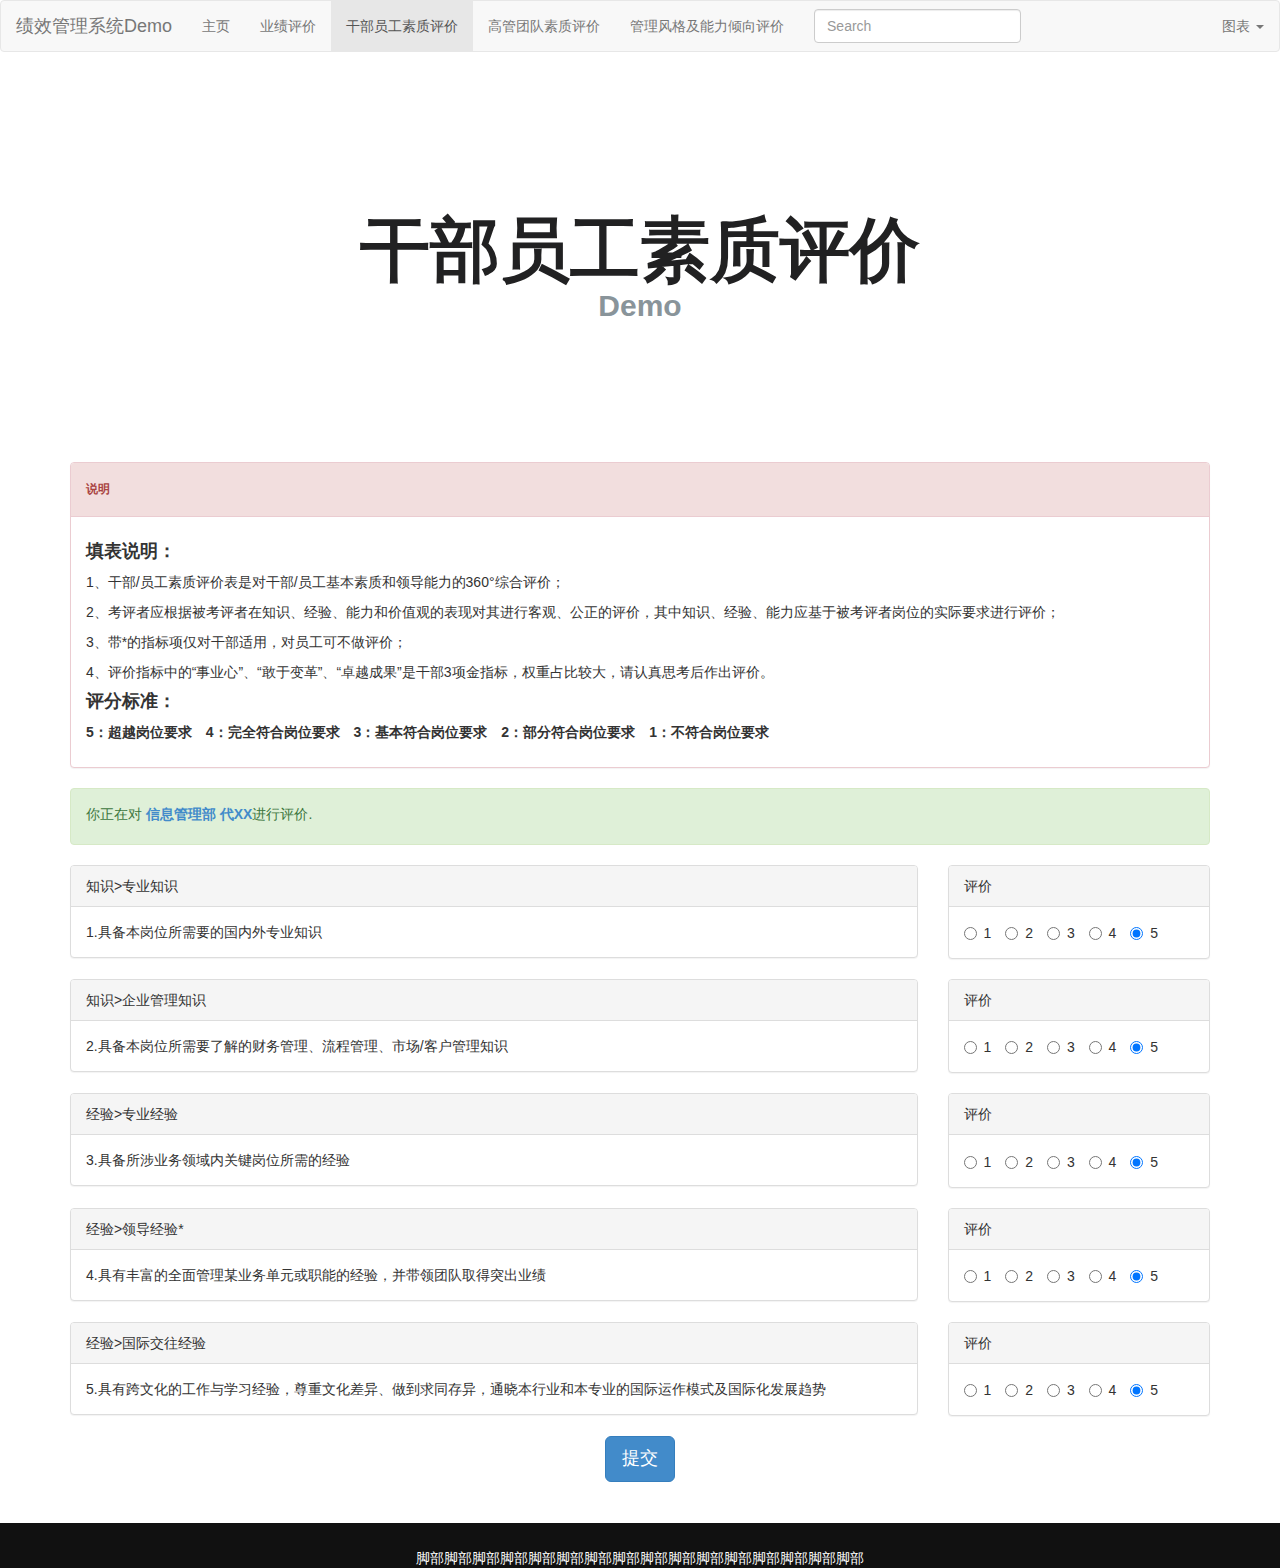
<file: H5Demo/干部员工素质评价.html>
<!DOCTYPE html>
<html lang="zh">
<head>
    <meta charset="UTF-8">
    <meta name="viewport" content="width=device-width, initial-scale=1">
    <title>测评</title>
    <link rel="stylesheet" href="./plugins/bootstrap/css/bootstrap.css">
    <link rel="stylesheet" href="./css/style.css">
    <script src="./plugins/jquery/jquery-1.11.1.js"></script>
    <script src="./plugins/bootstrap/js/bootstrap.min.js"></script>

</head>
<body>

<div class="header">
    <div class="row">
        <div class="col-sm-12">
            <nav class="navbar navbar-default open-hover" role="navigation">
                <!-- Brand and toggle get grouped for better mobile display -->
                <div class="navbar-header">
                    <button type="button" class="navbar-toggle" data-toggle="collapse"
                            data-target=".navbar-ex1-collapse">
                        <span class="sr-only">Toggle navigation</span>
                        <span class="icon-bar"></span>
                        <span class="icon-bar"></span>
                        <span class="icon-bar"></span>
                    </button>
                    <a class="navbar-brand" href="#">绩效管理系统Demo</a>
                </div>

                <!-- Collect the nav links, forms, and other content for toggling -->
                <div class="collapse navbar-collapse navbar-ex1-collapse">
                    <ul class="nav navbar-nav">
                        <li><a href="个人主页.html">主页</a></li>
                        <li><a href="业绩评价.html">业绩评价</a></li>
                        <li class="active"><a href="干部员工素质评价.html">干部员工素质评价</a></li>
                        <li><a href="高管团队素质评价.html">高管团队素质评价</a></li>
                        <li><a href="管理风格及能力倾向评价.html">管理风格及能力倾向评价</a></li>
                        <!--<li class="dropdown">-->
                        <!--<a href="#" class="dropdown-toggle" data-toggle="dropdown">Dropdown <b-->
                        <!--class="caret"></b></a>-->
                        <!--<ul class="dropdown-menu">-->
                        <!--<li><a href="#">Action</a></li>-->
                        <!--<li><a href="#">Another action</a></li>-->
                        <!--<li class="divider"></li>-->
                        <!--<li class="dropdown-header">Dropdown header</li>-->
                        <!--<li><a href="#">Separated link</a></li>-->
                        <!--<li><a href="#">One more separated link</a></li>-->
                        <!--</ul>-->
                        <!--</li>-->
                    </ul>
                    <form class="navbar-form navbar-left" role="search">
                        <div class="form-group">
                            <input type="text" class="form-control" placeholder="Search">
                        </div>
                    </form>
                    <ul class="nav navbar-nav navbar-right">
                        <!--<li><a href="#">Link</a></li>-->
                        <li class="dropdown">
                            <a href="#" class="dropdown-toggle" data-toggle="dropdown">图表 <b
                                    class="caret"></b></a>
                            <ul class="dropdown-menu">
                                <li><a href="#">评价报告</a></li>
                                <li><a href="#">评价对比</a></li>
                                <!--<li><a href="#">Something else here</a></li>-->
                                <!--<li><a href="#">Separated link</a></li>-->
                            </ul>
                        </li>
                    </ul>
                </div><!-- /.navbar-collapse -->
            </nav>
        </div>
    </div>
</div>
<div class="home">
    <div class="container">
        <header>
            <h1>干部员工素质评价
                <span>Demo</span>
            </h1>
        </header>
    </div>
</div>
<div class="container">
    <div class="row">
        <div class="col-sm-12 col-md-12 col-lg-12">
            <div class="panel panel-danger">
                <div class="panel-heading">
                    <div class="row">
                        <div class="col-xs-12 text-left">
                            <h6 class="text smart-margin-off"><strong>说明</strong></h6>
                        </div>
                    </div>
                </div>
                <div class="panel-body">
                    <h4><b> 填表说明：</b></h4>
                    <p>1、干部/员工素质评价表是对干部/员工基本素质和领导能力的360°综合评价；</p>
                    <p>2、考评者应根据被考评者在知识、经验、能力和价值观的表现对其进行客观、公正的评价，其中知识、经验、能力应基于被考评者岗位的实际要求进行评价；</p>
                    <p>3、带*的指标项仅对干部适用，对员工可不做评价；</p>
                    <p>4、评价指标中的“事业心”、“敢于变革”、“卓越成果”是干部3项金指标，权重占比较大，请认真思考后作出评价。</p>
                    <h4><b>评分标准：</b></h4>
                    <p><strong> 5：超越岗位要求　4：完全符合岗位要求　3：基本符合岗位要求　2：部分符合岗位要求　1：不符合岗位要求 </strong></p>

                </div>
            </div>
        </div>
    </div>
</div>
<div class="container">
    <div class="row">
        <div class="col-sm-12 col-md-12 col-lg-12">
            <div class="alert alert-success">你正在对 <label class="text-primary">信息管理部</label>
                <label class="text-primary">代XX</label>进行评价.
            </div>
        </div>
    </div>
    <div class="row">
        <div class="col-sm-9 col-md-9 col-lg-9">
            <div class="panel panel-default">
                <div class="panel-heading">知识>专业知识</div>
                <div class="panel-body">
                    1.具备本岗位所需要的国内外专业知识
                </div>
            </div>
        </div>
        <div class="col-sm-3 col-md-3 col-lg-3">
            <div class="panel panel-default">
                <div class="panel-heading">评价</div>
                <div class="panel-body">
                    <label class="radio-inline"><input type="radio" name="1" value="option1">1</label>
                    <label class="radio-inline"><input type="radio" name="1" value="option2">2</label>
                    <label class="radio-inline"><input type="radio" name="1" value="option3">3</label>
                    <label class="radio-inline"><input type="radio" name="1" value="option4">4</label>
                    <label class="radio-inline"><input type="radio" name="1" value="option5" checked>5</label>
                </div>
            </div>
        </div>
    </div>
    <div class="row">
        <div class="col-sm-9 col-md-9 col-lg-9">
            <div class="panel panel-default">
                <div class="panel-heading">知识>企业管理知识</div>
                <div class="panel-body">
                    2.具备本岗位所需要了解的财务管理、流程管理、市场/客户管理知识
                </div>
            </div>
        </div>
        <div class="col-sm-3 col-md-3 col-lg-3">
            <div class="panel panel-default">
                <div class="panel-heading">评价</div>
                <div class="panel-body">
                    <label class="radio-inline"><input type="radio" name="2" value="option1">1</label>
                    <label class="radio-inline"><input type="radio" name="2" value="option2">2</label>
                    <label class="radio-inline"><input type="radio" name="2" value="option3">3</label>
                    <label class="radio-inline"><input type="radio" name="2" value="option4">4</label>
                    <label class="radio-inline"><input type="radio" name="2" value="option5" checked>5</label>
                </div>
            </div>
        </div>
    </div>
    <div class="row">
        <div class="col-sm-9 col-md-9 col-lg-9">
            <div class="panel panel-default">
                <div class="panel-heading">经验>专业经验</div>
                <div class="panel-body">
                    3.具备所涉业务领域内关键岗位所需的经验
                </div>
            </div>
        </div>
        <div class="col-sm-3 col-md-3 col-lg-3">
            <div class="panel panel-default">
                <div class="panel-heading">评价</div>
                <div class="panel-body">
                    <label class="radio-inline"><input type="radio" name="3" value="option1">1</label>
                    <label class="radio-inline"><input type="radio" name="3" value="option2">2</label>
                    <label class="radio-inline"><input type="radio" name="3" value="option3">3</label>
                    <label class="radio-inline"><input type="radio" name="3" value="option4">4</label>
                    <label class="radio-inline"><input type="radio" name="3" value="option5" checked>5</label>
                </div>
            </div>
        </div>
    </div>
    <div class="row">
        <div class="col-sm-9 col-md-9 col-lg-9">
            <div class="panel panel-default">
                <div class="panel-heading">经验>领导经验*</div>
                <div class="panel-body">
                    4.具有丰富的全面管理某业务单元或职能的经验，并带领团队取得突出业绩
                </div>
            </div>
        </div>
        <div class="col-sm-3 col-md-3 col-lg-3">
            <div class="panel panel-default">
                <div class="panel-heading">评价</div>
                <div class="panel-body">
                    <label class="radio-inline"><input type="radio" name="4" value="option1">1</label>
                    <label class="radio-inline"><input type="radio" name="4" value="option2">2</label>
                    <label class="radio-inline"><input type="radio" name="4" value="option3">3</label>
                    <label class="radio-inline"><input type="radio" name="4" value="option4">4</label>
                    <label class="radio-inline"><input type="radio" name="4" value="option5" checked>5</label>
                </div>
            </div>
        </div>
    </div>
    <div class="row">
        <div class="col-sm-9 col-md-9 col-lg-9">
            <div class="panel panel-default">
                <div class="panel-heading">经验>国际交往经验</div>
                <div class="panel-body">
                    5.具有跨文化的工作与学习经验，尊重文化差异、做到求同存异，通晓本行业和本专业的国际运作模式及国际化发展趋势
                </div>
            </div>
        </div>
        <div class="col-sm-3 col-md-3 col-lg-3">
            <div class="panel panel-default">
                <div class="panel-heading">评价</div>
                <div class="panel-body">
                    <label class="radio-inline"><input type="radio" name="5" value="option1">1</label>
                    <label class="radio-inline"><input type="radio" name="5" value="option2">2</label>
                    <label class="radio-inline"><input type="radio" name="5" value="option3">3</label>
                    <label class="radio-inline"><input type="radio" name="5" value="option4">4</label>
                    <label class="radio-inline"><input type="radio" name="5" value="option5" checked>5</label>
                </div>
            </div>
        </div>
    </div>
    <div class="row">
        <div class="col-sm-12 col-md-12 col-lg-12 text-center">
            <button class="btn btn-primary btn-lg">提交</button>
        </div>
    </div>
    <div class="row" style="margin-bottom: 40px;">
        <div class="col-sm-12 col-md-12 col-lg-12 text-center">

        </div>
    </div>


</div>
<div class="footer">
    脚部脚部脚部脚部脚部脚部脚部脚部脚部脚部脚部脚部脚部脚部脚部脚部
</div>
</body>
</html>
</file>
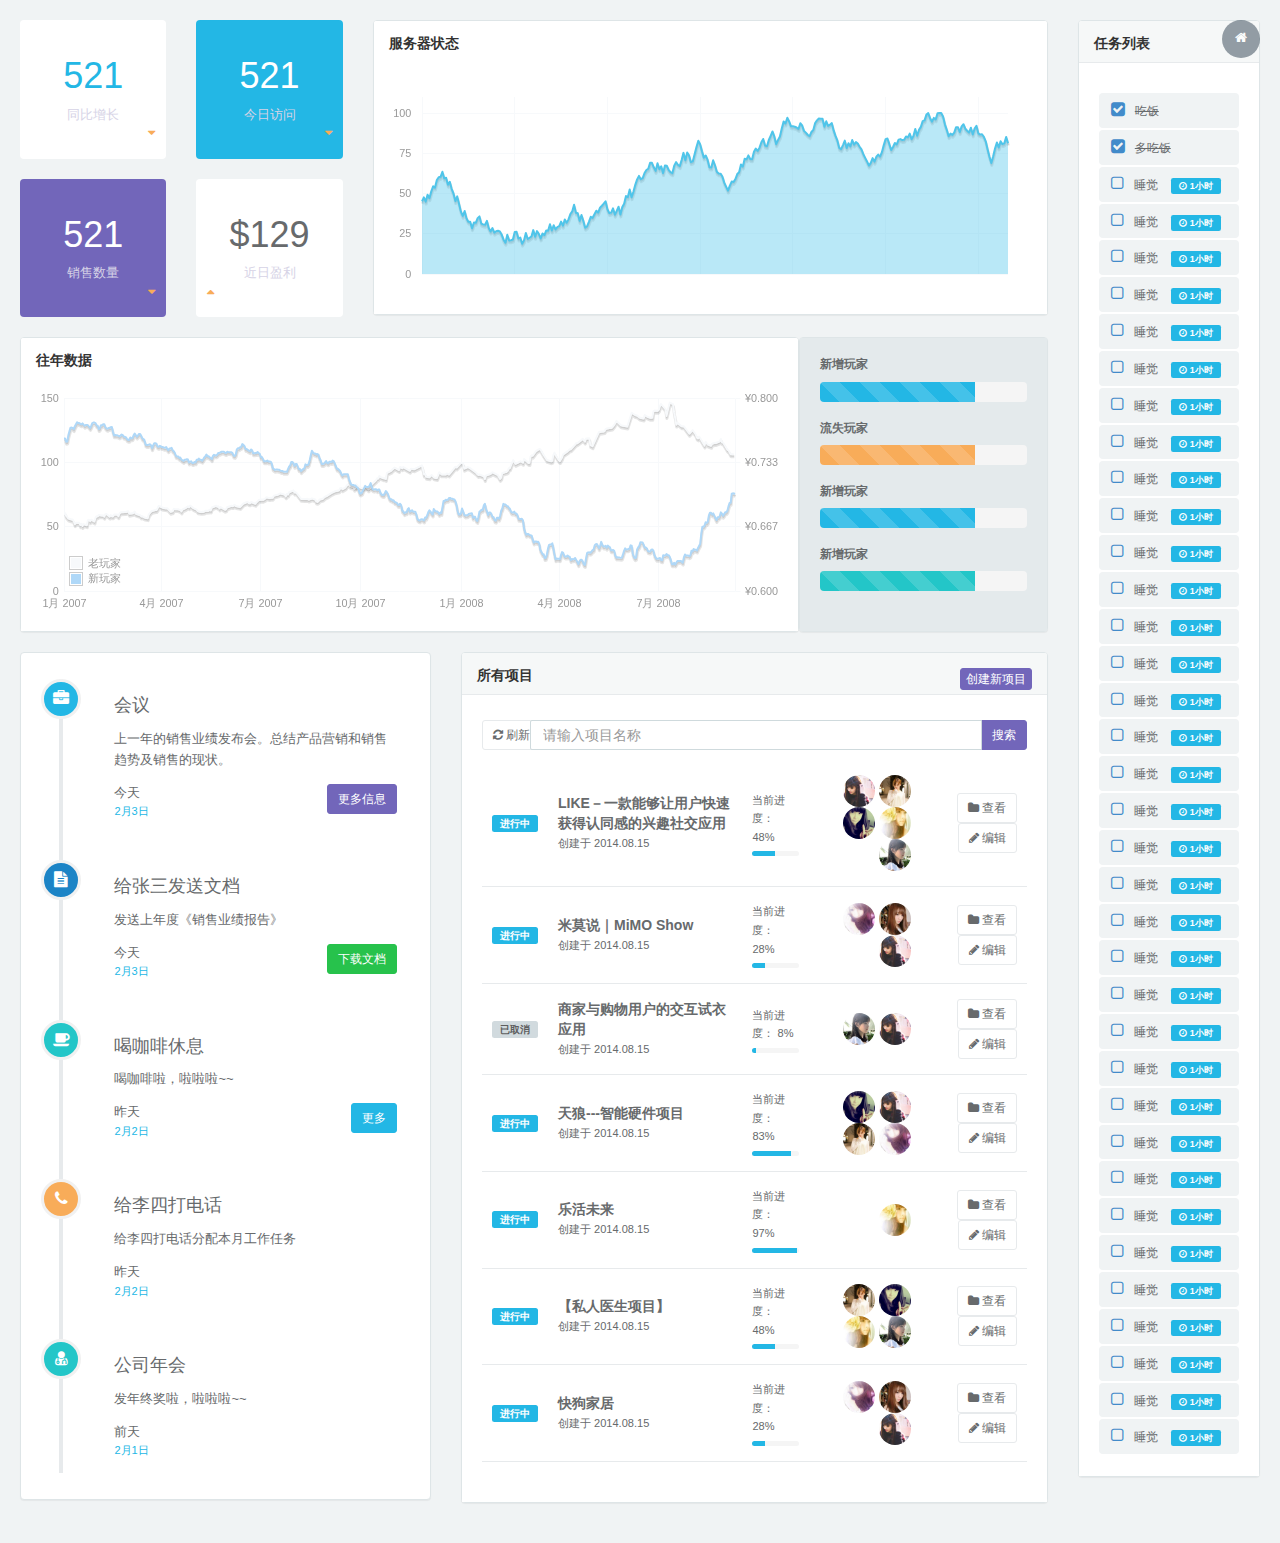
<file: Hadmin/index_v1.html>
<!DOCTYPE html>
<html>

<head>

    <meta charset="utf-8">
    <meta name="viewport" content="width=device-width, initial-scale=1.0">

    <!--360浏览器优先以webkit内核解析-->


    <title> - 主页示例</title>

    <link rel="shortcut icon" href="favicon.ico">
    <link href="plugins/bootstrap/css/bootstrap.min.css" rel="stylesheet">
    <link href="fonts/font-awesome.min.css" rel="stylesheet">
    <link href="plugins/animate/animate.min.css" rel="stylesheet">
    <link href="css/style.css" rel="stylesheet">

</head>

<body class="gray-bg">
    <div class="wrapper wrapper-content">
        <div class="row">
            <div class="col-sm-10">
                <div class="row">
                    <div class="col-sm-4">
                        <div class="row row-sm text-center">
                            <div class="col-xs-6">
                                <div class="panel padder-v item">
                                    <div class="h1 text-info font-thin h1">521</div>
                                    <span class="text-muted text-xs">同比增长</span>
                                    <div class="top text-right w-full">
                                        <i class="fa fa-caret-down text-warning m-r-sm"></i>
                                    </div>
                                </div>
                            </div>
                            <div class="col-xs-6">
                                <div class="panel padder-v item bg-info">
                                    <div class="h1 text-fff font-thin h1">521</div>
                                    <span class="text-muted text-xs">今日访问</span>
                                    <div class="top text-right w-full">
                                        <i class="fa fa-caret-down text-warning m-r-sm"></i>
                                    </div>
                                </div>
                            </div>
                            <div class="col-xs-6">
                                <div class="panel padder-v item bg-primary">
                                    <div class="h1 text-fff font-thin h1">521</div>
                                    <span class="text-muted text-xs">销售数量</span>
                                    <div class="top text-right w-full">
                                        <i class="fa fa-caret-down text-warning m-r-sm"></i>
                                    </div>
                                </div>
                            </div>
                            <div class="col-xs-6">
                                <div class="panel padder-v item">
                                    <div class="font-thin h1">$129</div>
                                    <span class="text-muted text-xs">近日盈利</span>
                                    <div class="bottom text-left">
                                        <i class="fa fa-caret-up text-warning m-l-sm"></i>
                                    </div>
                                </div>
                            </div>
                        </div>
                    </div>
                    <div class="col-sm-8">
                        <div class="ibox float-e-margins">
                            <div class="ibox-title" style="border-bottom:none;background:#fff;">
                                <h5>服务器状态</h5>
                            </div>
                            <div class="ibox-content" style="border-top:none;">
                                <div id="flot-line-chart-moving" style="height:217px;">
                                </div>
                            </div>
                        </div>
                    </div>
                </div>
                <div class="row">
                    <div class="col-sm-9" style="padding-right:0;">
                        <div class="ibox float-e-margins">
                            <div class="ibox-title" style="border-bottom:none;background:#fff;">
                                <h5>往年数据</h5>
                            </div>
                            <div class="ibox-content" style="border-top:none;">
                                <div id="yesterday" style="height:217px;">
                                </div>
                            </div>
                        </div>
                    </div>
                    <div class="col-sm-3" style="padding-left:0;">
                        <div class="ibox float-e-margins">
                            <div class="ibox-content" style="border-top:none;background-color:#e4eaec;">
                                <h5>新增玩家</h5>
                                <div class="progress progress-striped active">
                                    <div style="width: 75%" aria-valuemax="100" aria-valuemin="0" aria-valuenow="75" role="progressbar" class="progress-bar">
                                        <span class="sr-only"></span>
                                    </div>
                                </div>
                                <h5>流失玩家</h5>
                                <div class="progress progress-striped active">
                                    <div style="width: 75%" aria-valuemax="100" aria-valuemin="0" aria-valuenow="75" role="progressbar" class="progress-bar progress-bar-warning">
                                        <span class="sr-only"></span>
                                    </div>
                                </div>
                                <h5>新增玩家</h5>
                                <div class="progress progress-striped active">
                                    <div style="width: 75%" aria-valuemax="100" aria-valuemin="0" aria-valuenow="75" role="progressbar" class="progress-bar .progress-bar-danger">
                                        <span class="sr-only"></span>
                                    </div>
                                </div>
                                <h5>新增玩家</h5>
                                <div class="progress progress-striped active">
                                    <div style="width: 75%" aria-valuemax="100" aria-valuemin="0" aria-valuenow="75" role="progressbar" class="progress-bar progress-bar-info">
                                        <span class="sr-only"></span>
                                    </div>
                                </div>
                            </div>
                        </div>
                    </div>
                </div>
                <div class="row">
                    <div class="col-sm-5">
                        <div class="ibox float-e-margins">
                        <div class="" id="ibox-content">

                            <div id="vertical-timeline" class="vertical-container light-timeline">
                                <div class="vertical-timeline-block">
                                    <div class="vertical-timeline-icon navy-bg">
                                        <i class="fa fa-briefcase"></i>
                                    </div>

                                    <div class="vertical-timeline-content">
                                        <h2>会议</h2>
                                        <p>上一年的销售业绩发布会。总结产品营销和销售趋势及销售的现状。
                                        </p>
                                        <a href="#" class="btn btn-sm btn-primary"> 更多信息</a>
                                        <span class="vertical-date">
                                    今天 <br>
                                    <small>2月3日</small>
                                </span>
                                    </div>
                                </div>

                                <div class="vertical-timeline-block">
                                    <div class="vertical-timeline-icon blue-bg">
                                        <i class="fa fa-file-text"></i>
                                    </div>

                                    <div class="vertical-timeline-content">
                                        <h2>给张三发送文档</h2>
                                        <p>发送上年度《销售业绩报告》</p>
                                        <a href="#" class="btn btn-sm btn-success"> 下载文档 </a>
                                        <span class="vertical-date">
                                    今天 <br>
                                    <small>2月3日</small>
                                </span>
                                    </div>
                                </div>

                                <div class="vertical-timeline-block">
                                    <div class="vertical-timeline-icon lazur-bg">
                                        <i class="fa fa-coffee"></i>
                                    </div>

                                    <div class="vertical-timeline-content">
                                        <h2>喝咖啡休息</h2>
                                        <p>喝咖啡啦，啦啦啦~~</p>
                                        <a href="#" class="btn btn-sm btn-info">更多</a>
                                        <span class="vertical-date"> 昨天 <br><small>2月2日</small></span>
                                    </div>
                                </div>

                                <div class="vertical-timeline-block">
                                    <div class="vertical-timeline-icon yellow-bg">
                                        <i class="fa fa-phone"></i>
                                    </div>

                                    <div class="vertical-timeline-content">
                                        <h2>给李四打电话</h2>
                                        <p>给李四打电话分配本月工作任务</p>
                                        <span class="vertical-date">昨天 <br><small>2月2日</small></span>
                                    </div>
                                </div>

                                <div class="vertical-timeline-block">
                                    <div class="vertical-timeline-icon lazur-bg">
                                        <i class="fa fa-user-md"></i>
                                    </div>

                                    <div class="vertical-timeline-content">
                                        <h2>公司年会</h2>
                                        <p>发年终奖啦，啦啦啦~~</p>
                                        <span class="vertical-date">前天 <br><small>2月1日</small></span>
                                    </div>
                                </div>
                            </div>
                        </div>
                        </div>
                    </div>
                    <div class="col-sm-7">
                        <div class="ibox">
                            <div class="ibox-title">
                                <h5>所有项目</h5>
                                <div class="ibox-tools">
                                    <a href="projects.html" class="btn btn-primary btn-xs">创建新项目</a>
                                </div>
                            </div>
                            <div class="ibox-content">
                                <div class="row m-b-sm m-t-sm">
                                    <div class="col-md-1">
                                        <button type="button" id="loading-example-btn" class="btn btn-white btn-sm"><i class="fa fa-refresh"></i> 刷新</button>
                                    </div>
                                    <div class="col-md-11">
                                        <div class="input-group">
                                            <input type="text" placeholder="请输入项目名称" class="input-sm form-control"> <span class="input-group-btn">
                                                <button type="button" class="btn btn-sm btn-primary"> 搜索</button> </span>
                                        </div>
                                    </div>
                                </div>
                                <div class="project-list">
                                    <table class="table table-hover">
                                        <tbody>
                                            <tr>
                                                <td class="project-status">
                                                    <span class="label label-primary">进行中
                                                </span></td>
                                                <td class="project-title">
                                                    <a href="project_detail.html">LIKE－一款能够让用户快速获得认同感的兴趣社交应用</a>
                                                    <br>
                                                    <small>创建于 2014.08.15</small>
                                                </td>
                                                <td class="project-completion">
                                                        <small>当前进度： 48%</small>
                                                        <div class="progress progress-mini">
                                                            <div style="width: 48%;" class="progress-bar"></div>
                                                        </div>
                                                </td>
                                                <td class="project-people">
                                                    <a href="projects.html"><img alt="image" class="img-circle" src="img/a3.jpg"></a>
                                                    <a href="projects.html"><img alt="image" class="img-circle" src="img/a1.jpg"></a>
                                                    <a href="projects.html"><img alt="image" class="img-circle" src="img/a2.jpg"></a>
                                                    <a href="projects.html"><img alt="image" class="img-circle" src="img/a4.jpg"></a>
                                                    <a href="projects.html"><img alt="image" class="img-circle" src="img/a5.jpg"></a>
                                                </td>
                                                <td class="project-actions">
                                                    <a href="projects.html#" class="btn btn-white btn-sm"><i class="fa fa-folder"></i> 查看 </a>
                                                    <a href="projects.html#" class="btn btn-white btn-sm"><i class="fa fa-pencil"></i> 编辑 </a>
                                                </td>
                                            </tr>
                                            <tr>
                                                <td class="project-status">
                                                    <span class="label label-primary">进行中
                                                </span></td>
                                                <td class="project-title">
                                                    <a href="project_detail.html">米莫说｜MiMO Show</a>
                                                    <br>
                                                    <small>创建于 2014.08.15</small>
                                                </td>
                                                <td class="project-completion">
                                                    <small>当前进度： 28%</small>
                                                    <div class="progress progress-mini">
                                                        <div style="width: 28%;" class="progress-bar"></div>
                                                    </div>
                                                </td>
                                                <td class="project-people">
                                                    <a href="projects.html"><img alt="image" class="img-circle" src="img/a7.jpg"></a>
                                                    <a href="projects.html"><img alt="image" class="img-circle" src="img/a6.jpg"></a>
                                                    <a href="projects.html"><img alt="image" class="img-circle" src="img/a3.jpg"></a>
                                                </td>
                                                <td class="project-actions">
                                                    <a href="projects.html#" class="btn btn-white btn-sm"><i class="fa fa-folder"></i> 查看 </a>
                                                    <a href="projects.html#" class="btn btn-white btn-sm"><i class="fa fa-pencil"></i> 编辑 </a>
                                                </td>
                                            </tr>
                                            <tr>
                                                <td class="project-status">
                                                    <span class="label label-default">已取消
                                                </span></td>
                                                <td class="project-title">
                                                    <a href="project_detail.html">商家与购物用户的交互试衣应用</a>
                                                    <br>
                                                    <small>创建于 2014.08.15</small>
                                                </td>
                                                <td class="project-completion">
                                                    <small>当前进度： 8%</small>
                                                    <div class="progress progress-mini">
                                                        <div style="width: 8%;" class="progress-bar"></div>
                                                    </div>
                                                </td>
                                                <td class="project-people">
                                                    <a href="projects.html"><img alt="image" class="img-circle" src="img/a5.jpg"></a>
                                                    <a href="projects.html"><img alt="image" class="img-circle" src="img/a3.jpg"></a>
                                                </td>
                                                <td class="project-actions">
                                                    <a href="projects.html#" class="btn btn-white btn-sm"><i class="fa fa-folder"></i> 查看 </a>
                                                    <a href="projects.html#" class="btn btn-white btn-sm"><i class="fa fa-pencil"></i> 编辑 </a>
                                                </td>
                                            </tr>
                                            <tr>
                                                <td class="project-status">
                                                    <span class="label label-primary">进行中
                                                </span></td>
                                                <td class="project-title">
                                                    <a href="project_detail.html">天狼---智能硬件项目</a>
                                                    <br>
                                                    <small>创建于 2014.08.15</small>
                                                </td>
                                                <td class="project-completion">
                                                    <small>当前进度： 83%</small>
                                                    <div class="progress progress-mini">
                                                        <div style="width: 83%;" class="progress-bar"></div>
                                                    </div>
                                                </td>
                                                <td class="project-people">
                                                    <a href="projects.html"><img alt="image" class="img-circle" src="img/a2.jpg"></a>
                                                    <a href="projects.html"><img alt="image" class="img-circle" src="img/a3.jpg"></a>
                                                    <a href="projects.html"><img alt="image" class="img-circle" src="img/a1.jpg"></a>
                                                    <a href="projects.html"><img alt="image" class="img-circle" src="img/a7.jpg"></a>
                                                </td>
                                                <td class="project-actions">
                                                    <a href="projects.html#" class="btn btn-white btn-sm"><i class="fa fa-folder"></i> 查看 </a>
                                                    <a href="projects.html#" class="btn btn-white btn-sm"><i class="fa fa-pencil"></i> 编辑 </a>
                                                </td>
                                            </tr>
                                            <tr>
                                                <td class="project-status">
                                                    <span class="label label-primary">进行中
                                                </span></td>
                                                <td class="project-title">
                                                    <a href="project_detail.html">乐活未来</a>
                                                    <br>
                                                    <small>创建于 2014.08.15</small>
                                                </td>
                                                <td class="project-completion">
                                                    <small>当前进度： 97%</small>
                                                    <div class="progress progress-mini">
                                                        <div style="width: 97%;" class="progress-bar"></div>
                                                    </div>
                                                </td>
                                                <td class="project-people">
                                                    <a href="projects.html"><img alt="image" class="img-circle" src="img/a4.jpg"></a>
                                                </td>
                                                <td class="project-actions">
                                                    <a href="projects.html#" class="btn btn-white btn-sm"><i class="fa fa-folder"></i> 查看 </a>
                                                    <a href="projects.html#" class="btn btn-white btn-sm"><i class="fa fa-pencil"></i> 编辑 </a>
                                                </td>
                                            </tr>
                                            <tr>
                                                <td class="project-status">
                                                    <span class="label label-primary">进行中
                                                </span></td>
                                                <td class="project-title">
                                                    <a href="project_detail.html">【私人医生项目】</a>
                                                    <br>
                                                    <small>创建于 2014.08.15</small>
                                                </td>
                                                <td class="project-completion">
                                                    <small>当前进度： 48%</small>
                                                    <div class="progress progress-mini">
                                                        <div style="width: 48%;" class="progress-bar"></div>
                                                    </div>
                                                </td>
                                                <td class="project-people">
                                                    <a href="projects.html"><img alt="image" class="img-circle" src="img/a1.jpg"></a>
                                                    <a href="projects.html"><img alt="image" class="img-circle" src="img/a2.jpg"></a>
                                                    <a href="projects.html"><img alt="image" class="img-circle" src="img/a4.jpg"></a>
                                                    <a href="projects.html"><img alt="image" class="img-circle" src="img/a5.jpg"></a>
                                                </td>
                                                <td class="project-actions">
                                                    <a href="projects.html#" class="btn btn-white btn-sm"><i class="fa fa-folder"></i> 查看 </a>
                                                    <a href="projects.html#" class="btn btn-white btn-sm"><i class="fa fa-pencil"></i> 编辑 </a>
                                                </td>
                                            </tr>
                                            <tr>
                                                <td class="project-status">
                                                    <span class="label label-primary">进行中
                                                </span></td>
                                                <td class="project-title">
                                                    <a href="project_detail.html">快狗家居</a>
                                                    <br>
                                                    <small>创建于 2014.08.15</small>
                                                </td>
                                                <td class="project-completion">
                                                    <small>当前进度： 28%</small>
                                                    <div class="progress progress-mini">
                                                        <div style="width: 28%;" class="progress-bar"></div>
                                                    </div>
                                                </td>
                                                <td class="project-people">
                                                    <a href="projects.html"><img alt="image" class="img-circle" src="img/a7.jpg"></a>
                                                    <a href="projects.html"><img alt="image" class="img-circle" src="img/a6.jpg"></a>
                                                    <a href="projects.html"><img alt="image" class="img-circle" src="img/a3.jpg"></a>
                                                </td>
                                                <td class="project-actions">
                                                    <a href="projects.html#" class="btn btn-white btn-sm"><i class="fa fa-folder"></i> 查看 </a>
                                                    <a href="projects.html#" class="btn btn-white btn-sm"><i class="fa fa-pencil"></i> 编辑 </a>
                                                </td>
                                            </tr>
                                        </tbody>
                                    </table>
                                </div>
                            </div>
                        </div>
                    </div>
                </div>
            </div>
            <div class="col-sm-2">
                <div class="ibox float-e-margins">
                    <div class="ibox-title">
                        <h5>任务列表</h5>
                    </div>
                    <div class="ibox-content">
                        <ul class="todo-list m-t small-list ui-sortable">
                            <li>
                                <a href="widgets.html#" class="check-link"><i class="fa fa-check-square"></i> </a>
                                <span class="m-l-xs todo-completed">吃饭</span>

                            </li>
                            <li>
                                <a href="widgets.html#" class="check-link"><i class="fa fa-check-square"></i> </a>
                                <span class="m-l-xs  todo-completed">多吃饭</span>

                            </li>
                            <li>
                                <a href="widgets.html#" class="check-link"><i class="fa fa-square-o"></i> </a>
                                <span class="m-l-xs">睡觉</span>
                                <small class="label label-primary"><i class="fa fa-clock-o"></i> 1小时</small>
                            </li>
                            <li>
                                <a href="widgets.html#" class="check-link"><i class="fa fa-square-o"></i> </a>
                                <span class="m-l-xs">睡觉</span>
                                <small class="label label-primary"><i class="fa fa-clock-o"></i> 1小时</small>
                            </li>
                            <li>
                                <a href="widgets.html#" class="check-link"><i class="fa fa-square-o"></i> </a>
                                <span class="m-l-xs">睡觉</span>
                                <small class="label label-primary"><i class="fa fa-clock-o"></i> 1小时</small>
                            </li>
                            <li>
                                <a href="widgets.html#" class="check-link"><i class="fa fa-square-o"></i> </a>
                                <span class="m-l-xs">睡觉</span>
                                <small class="label label-primary"><i class="fa fa-clock-o"></i> 1小时</small>
                            </li>
                            <li>
                                <a href="widgets.html#" class="check-link"><i class="fa fa-square-o"></i> </a>
                                <span class="m-l-xs">睡觉</span>
                                <small class="label label-primary"><i class="fa fa-clock-o"></i> 1小时</small>
                            </li>
                            <li>
                                <a href="widgets.html#" class="check-link"><i class="fa fa-square-o"></i> </a>
                                <span class="m-l-xs">睡觉</span>
                                <small class="label label-primary"><i class="fa fa-clock-o"></i> 1小时</small>
                            </li>
                            <li>
                                <a href="widgets.html#" class="check-link"><i class="fa fa-square-o"></i> </a>
                                <span class="m-l-xs">睡觉</span>
                                <small class="label label-primary"><i class="fa fa-clock-o"></i> 1小时</small>
                            </li>
                            <li>
                                <a href="widgets.html#" class="check-link"><i class="fa fa-square-o"></i> </a>
                                <span class="m-l-xs">睡觉</span>
                                <small class="label label-primary"><i class="fa fa-clock-o"></i> 1小时</small>
                            </li>
                            <li>
                                <a href="widgets.html#" class="check-link"><i class="fa fa-square-o"></i> </a>
                                <span class="m-l-xs">睡觉</span>
                                <small class="label label-primary"><i class="fa fa-clock-o"></i> 1小时</small>
                            </li>
                            <li>
                                <a href="widgets.html#" class="check-link"><i class="fa fa-square-o"></i> </a>
                                <span class="m-l-xs">睡觉</span>
                                <small class="label label-primary"><i class="fa fa-clock-o"></i> 1小时</small>
                            </li>
                            <li>
                                <a href="widgets.html#" class="check-link"><i class="fa fa-square-o"></i> </a>
                                <span class="m-l-xs">睡觉</span>
                                <small class="label label-primary"><i class="fa fa-clock-o"></i> 1小时</small>
                            </li>
                            <li>
                                <a href="widgets.html#" class="check-link"><i class="fa fa-square-o"></i> </a>
                                <span class="m-l-xs">睡觉</span>
                                <small class="label label-primary"><i class="fa fa-clock-o"></i> 1小时</small>
                            </li>
                            <li>
                                <a href="widgets.html#" class="check-link"><i class="fa fa-square-o"></i> </a>
                                <span class="m-l-xs">睡觉</span>
                                <small class="label label-primary"><i class="fa fa-clock-o"></i> 1小时</small>
                            </li>
                            <li>
                                <a href="widgets.html#" class="check-link"><i class="fa fa-square-o"></i> </a>
                                <span class="m-l-xs">睡觉</span>
                                <small class="label label-primary"><i class="fa fa-clock-o"></i> 1小时</small>
                            </li>
                            <li>
                                <a href="widgets.html#" class="check-link"><i class="fa fa-square-o"></i> </a>
                                <span class="m-l-xs">睡觉</span>
                                <small class="label label-primary"><i class="fa fa-clock-o"></i> 1小时</small>
                            </li>
                            <li>
                                <a href="widgets.html#" class="check-link"><i class="fa fa-square-o"></i> </a>
                                <span class="m-l-xs">睡觉</span>
                                <small class="label label-primary"><i class="fa fa-clock-o"></i> 1小时</small>
                            </li>
                            <li>
                                <a href="widgets.html#" class="check-link"><i class="fa fa-square-o"></i> </a>
                                <span class="m-l-xs">睡觉</span>
                                <small class="label label-primary"><i class="fa fa-clock-o"></i> 1小时</small>
                            </li>
                            <li>
                                <a href="widgets.html#" class="check-link"><i class="fa fa-square-o"></i> </a>
                                <span class="m-l-xs">睡觉</span>
                                <small class="label label-primary"><i class="fa fa-clock-o"></i> 1小时</small>
                            </li>
                            <li>
                                <a href="widgets.html#" class="check-link"><i class="fa fa-square-o"></i> </a>
                                <span class="m-l-xs">睡觉</span>
                                <small class="label label-primary"><i class="fa fa-clock-o"></i> 1小时</small>
                            </li>
                            <li>
                                <a href="widgets.html#" class="check-link"><i class="fa fa-square-o"></i> </a>
                                <span class="m-l-xs">睡觉</span>
                                <small class="label label-primary"><i class="fa fa-clock-o"></i> 1小时</small>
                            </li>
                            <li>
                                <a href="widgets.html#" class="check-link"><i class="fa fa-square-o"></i> </a>
                                <span class="m-l-xs">睡觉</span>
                                <small class="label label-primary"><i class="fa fa-clock-o"></i> 1小时</small>
                            </li>
                            <li>
                                <a href="widgets.html#" class="check-link"><i class="fa fa-square-o"></i> </a>
                                <span class="m-l-xs">睡觉</span>
                                <small class="label label-primary"><i class="fa fa-clock-o"></i> 1小时</small>
                            </li>
                            <li>
                                <a href="widgets.html#" class="check-link"><i class="fa fa-square-o"></i> </a>
                                <span class="m-l-xs">睡觉</span>
                                <small class="label label-primary"><i class="fa fa-clock-o"></i> 1小时</small>
                            </li>
                            <li>
                                <a href="widgets.html#" class="check-link"><i class="fa fa-square-o"></i> </a>
                                <span class="m-l-xs">睡觉</span>
                                <small class="label label-primary"><i class="fa fa-clock-o"></i> 1小时</small>
                            </li>
                            <li>
                                <a href="widgets.html#" class="check-link"><i class="fa fa-square-o"></i> </a>
                                <span class="m-l-xs">睡觉</span>
                                <small class="label label-primary"><i class="fa fa-clock-o"></i> 1小时</small>
                            </li>
                            <li>
                                <a href="widgets.html#" class="check-link"><i class="fa fa-square-o"></i> </a>
                                <span class="m-l-xs">睡觉</span>
                                <small class="label label-primary"><i class="fa fa-clock-o"></i> 1小时</small>
                            </li>
                            <li>
                                <a href="widgets.html#" class="check-link"><i class="fa fa-square-o"></i> </a>
                                <span class="m-l-xs">睡觉</span>
                                <small class="label label-primary"><i class="fa fa-clock-o"></i> 1小时</small>
                            </li>
                            <li>
                                <a href="widgets.html#" class="check-link"><i class="fa fa-square-o"></i> </a>
                                <span class="m-l-xs">睡觉</span>
                                <small class="label label-primary"><i class="fa fa-clock-o"></i> 1小时</small>
                            </li>
                            <li>
                                <a href="widgets.html#" class="check-link"><i class="fa fa-square-o"></i> </a>
                                <span class="m-l-xs">睡觉</span>
                                <small class="label label-primary"><i class="fa fa-clock-o"></i> 1小时</small>
                            </li>
                            <li>
                                <a href="widgets.html#" class="check-link"><i class="fa fa-square-o"></i> </a>
                                <span class="m-l-xs">睡觉</span>
                                <small class="label label-primary"><i class="fa fa-clock-o"></i> 1小时</small>
                            </li>
                            <li>
                                <a href="widgets.html#" class="check-link"><i class="fa fa-square-o"></i> </a>
                                <span class="m-l-xs">睡觉</span>
                                <small class="label label-primary"><i class="fa fa-clock-o"></i> 1小时</small>
                            </li>
                            <li>
                                <a href="widgets.html#" class="check-link"><i class="fa fa-square-o"></i> </a>
                                <span class="m-l-xs">睡觉</span>
                                <small class="label label-primary"><i class="fa fa-clock-o"></i> 1小时</small>
                            </li>
                            <li>
                                <a href="widgets.html#" class="check-link"><i class="fa fa-square-o"></i> </a>
                                <span class="m-l-xs">睡觉</span>
                                <small class="label label-primary"><i class="fa fa-clock-o"></i> 1小时</small>
                            </li>
                            <li>
                                <a href="widgets.html#" class="check-link"><i class="fa fa-square-o"></i> </a>
                                <span class="m-l-xs">睡觉</span>
                                <small class="label label-primary"><i class="fa fa-clock-o"></i> 1小时</small>
                            </li>
                            <li>
                                <a href="widgets.html#" class="check-link"><i class="fa fa-square-o"></i> </a>
                                <span class="m-l-xs">睡觉</span>
                                <small class="label label-primary"><i class="fa fa-clock-o"></i> 1小时</small>
                            </li>
                        </ul>
                    </div>
                </div>
            </div>
        </div>
    </div>
    <!-- 全局js -->
    <script src="plugins/jquery/jquery.min.js"></script>
    <script src="plugins/bootstrap/js/bootstrap.min.js"></script>
    <script src="plugins/metisMenu/metisMenu.min.js"></script>
    <script src="plugins/slimScroll/jquery.slimscroll.min.js"></script>
    <script src="plugins/layer/layer.min.js"></script>

    <!-- Flot -->
    <script src="plugins/flot/jquery.flot.js"></script>
    <script src="plugins/flot/jquery.flot.tooltip.min.js"></script>
    <script src="plugins/flot/jquery.flot.resize.js"></script>
    <script src="plugins/flot/jquery.flot.pie.js"></script>
    <!-- 自定义js -->
    <script src="js/content.js"></script>
    <!--flotdemo-->
    <script type="text/javascript">
        $(function() {
            var container = $("#flot-line-chart-moving");
            var maximum = container.outerWidth() / 2 || 300;
            var data = [];

            function getRandomData() {
                if (data.length) {
                    data = data.slice(1);
                }
                while (data.length < maximum) {
                    var previous = data.length ? data[data.length - 1] : 50;
                    var y = previous + Math.random() * 10 - 5;
                    data.push(y < 0 ? 0 : y > 100 ? 100 : y);
                }
                var res = [];
                for (var i = 0; i < data.length; ++i) {
                    res.push([i, data[i]])
                }
                return res;
            }
            series = [{
                data: getRandomData(),
                lines: {
                    fill: true
                }
            }];
            var plot = $.plot(container, series, {
                grid: {

                    color: "#999999",
                    tickColor: "#f7f9fb",
                    borderWidth:0,
                    minBorderMargin: 20,
                    labelMargin: 10,
                    backgroundColor: {
                        colors: ["#ffffff", "#ffffff"]
                    },
                    margin: {
                        top: 8,
                        bottom: 20,
                        left: 20
                    },
                    markings: function(axes) {
                        var markings = [];
                        var xaxis = axes.xaxis;
                        for (var x = Math.floor(xaxis.min); x < xaxis.max; x += xaxis.tickSize * 2) {
                            markings.push({
                                xaxis: {
                                    from: x,
                                    to: x + xaxis.tickSize
                                },
                                color: "#fff"
                            });
                        }
                        return markings;
                    }
                },
                colors: ["#4fc5ea"],
                xaxis: {
                    tickFormatter: function() {
                        return "";
                    }
                },
                yaxis: {
                    min: 0,
                    max: 110
                },
                legend: {
                    show: true
                }
            });

            // Update the random dataset at 25FPS for a smoothly-animating chart

            setInterval(function updateRandom() {
                series[0].data = getRandomData();
                plot.setData(series);
                plot.draw();
            }, 40);
        });
        $(function() {
            var oilprices = [
                [1167692400000, 61.05],
                [1167778800000, 58.32],
                [1167865200000, 57.35],
                [1167951600000, 56.31],
                [1168210800000, 55.55],
                [1168297200000, 55.64],
                [1168383600000, 54.02],
                [1168470000000, 51.88],
                [1168556400000, 52.99],
                [1168815600000, 52.99],
                [1168902000000, 51.21],
                [1168988400000, 52.24],
                [1169074800000, 50.48],
                [1169161200000, 51.99],
                [1169420400000, 51.13],
                [1169506800000, 55.04],
                [1169593200000, 55.37],
                [1169679600000, 54.23],
                [1169766000000, 55.42],
                [1170025200000, 54.01],
                [1170111600000, 56.97],
                [1170198000000, 58.14],
                [1170284400000, 58.14],
                [1170370800000, 59.02],
                [1170630000000, 58.74],
                [1170716400000, 58.88],
                [1170802800000, 57.71],
                [1170889200000, 59.71],
                [1170975600000, 59.89],
                [1171234800000, 57.81],
                [1171321200000, 59.06],
                [1171407600000, 58.00],
                [1171494000000, 57.99],
                [1171580400000, 59.39],
                [1171839600000, 59.39],
                [1171926000000, 58.07],
                [1172012400000, 60.07],
                [1172098800000, 61.14],
                [1172444400000, 61.39],
                [1172530800000, 61.46],
                [1172617200000, 61.79],
                [1172703600000, 62.00],
                [1172790000000, 60.07],
                [1173135600000, 60.69],
                [1173222000000, 61.82],
                [1173308400000, 60.05],
                [1173654000000, 58.91],
                [1173740400000, 57.93],
                [1173826800000, 58.16],
                [1173913200000, 57.55],
                [1173999600000, 57.11],
                [1174258800000, 56.59],
                [1174345200000, 59.61],
                [1174518000000, 61.69],
                [1174604400000, 62.28],
                [1174860000000, 62.91],
                [1174946400000, 62.93],
                [1175032800000, 64.03],
                [1175119200000, 66.03],
                [1175205600000, 65.87],
                [1175464800000, 64.64],
                [1175637600000, 64.38],
                [1175724000000, 64.28],
                [1175810400000, 64.28],
                [1176069600000, 61.51],
                [1176156000000, 61.89],
                [1176242400000, 62.01],
                [1176328800000, 63.85],
                [1176415200000, 63.63],
                [1176674400000, 63.61],
                [1176760800000, 63.10],
                [1176847200000, 63.13],
                [1176933600000, 61.83],
                [1177020000000, 63.38],
                [1177279200000, 64.58],
                [1177452000000, 65.84],
                [1177538400000, 65.06],
                [1177624800000, 66.46],
                [1177884000000, 64.40],
                [1178056800000, 63.68],
                [1178143200000, 63.19],
                [1178229600000, 61.93],
                [1178488800000, 61.47],
                [1178575200000, 61.55],
                [1178748000000, 61.81],
                [1178834400000, 62.37],
                [1179093600000, 62.46],
                [1179180000000, 63.17],
                [1179266400000, 62.55],
                [1179352800000, 64.94],
                [1179698400000, 66.27],
                [1179784800000, 65.50],
                [1179871200000, 65.77],
                [1179957600000, 64.18],
                [1180044000000, 65.20],
                [1180389600000, 63.15],
                [1180476000000, 63.49],
                [1180562400000, 65.08],
                [1180908000000, 66.30],
                [1180994400000, 65.96],
                [1181167200000, 66.93],
                [1181253600000, 65.98],
                [1181599200000, 65.35],
                [1181685600000, 66.26],
                [1181858400000, 68.00],
                [1182117600000, 69.09],
                [1182204000000, 69.10],
                [1182290400000, 68.19],
                [1182376800000, 68.19],
                [1182463200000, 69.14],
                [1182722400000, 68.19],
                [1182808800000, 67.77],
                [1182895200000, 68.97],
                [1182981600000, 69.57],
                [1183068000000, 70.68],
                [1183327200000, 71.09],
                [1183413600000, 70.92],
                [1183586400000, 71.81],
                [1183672800000, 72.81],
                [1183932000000, 72.19],
                [1184018400000, 72.56],
                [1184191200000, 72.50],
                [1184277600000, 74.15],
                [1184623200000, 75.05],
                [1184796000000, 75.92],
                [1184882400000, 75.57],
                [1185141600000, 74.89],
                [1185228000000, 73.56],
                [1185314400000, 75.57],
                [1185400800000, 74.95],
                [1185487200000, 76.83],
                [1185832800000, 78.21],
                [1185919200000, 76.53],
                [1186005600000, 76.86],
                [1186092000000, 76.00],
                [1186437600000, 71.59],
                [1186696800000, 71.47],
                [1186956000000, 71.62],
                [1187042400000, 71.00],
                [1187301600000, 71.98],
                [1187560800000, 71.12],
                [1187647200000, 69.47],
                [1187733600000, 69.26],
                [1187820000000, 69.83],
                [1187906400000, 71.09],
                [1188165600000, 71.73],
                [1188338400000, 73.36],
                [1188511200000, 74.04],
                [1188856800000, 76.30],
                [1189116000000, 77.49],
                [1189461600000, 78.23],
                [1189548000000, 79.91],
                [1189634400000, 80.09],
                [1189720800000, 79.10],
                [1189980000000, 80.57],
                [1190066400000, 81.93],
                [1190239200000, 83.32],
                [1190325600000, 81.62],
                [1190584800000, 80.95],
                [1190671200000, 79.53],
                [1190757600000, 80.30],
                [1190844000000, 82.88],
                [1190930400000, 81.66],
                [1191189600000, 80.24],
                [1191276000000, 80.05],
                [1191362400000, 79.94],
                [1191448800000, 81.44],
                [1191535200000, 81.22],
                [1191794400000, 79.02],
                [1191880800000, 80.26],
                [1191967200000, 80.30],
                [1192053600000, 83.08],
                [1192140000000, 83.69],
                [1192399200000, 86.13],
                [1192485600000, 87.61],
                [1192572000000, 87.40],
                [1192658400000, 89.47],
                [1192744800000, 88.60],
                [1193004000000, 87.56],
                [1193090400000, 87.56],
                [1193176800000, 87.10],
                [1193263200000, 91.86],
                [1193612400000, 93.53],
                [1193698800000, 94.53],
                [1193871600000, 95.93],
                [1194217200000, 93.98],
                [1194303600000, 96.37],
                [1194476400000, 95.46],
                [1194562800000, 96.32],
                [1195081200000, 93.43],
                [1195167600000, 95.10],
                [1195426800000, 94.64],
                [1195513200000, 95.10],
                [1196031600000, 97.70],
                [1196118000000, 94.42],
                [1196204400000, 90.62],
                [1196290800000, 91.01],
                [1196377200000, 88.71],
                [1196636400000, 88.32],
                [1196809200000, 90.23],
                [1196982000000, 88.28],
                [1197241200000, 87.86],
                [1197327600000, 90.02],
                [1197414000000, 92.25],
                [1197586800000, 90.63],
                [1197846000000, 90.63],
                [1197932400000, 90.49],
                [1198018800000, 91.24],
                [1198105200000, 91.06],
                [1198191600000, 90.49],
                [1198710000000, 96.62],
                [1198796400000, 96.00],
                [1199142000000, 99.62],
                [1199314800000, 99.18],
                [1199401200000, 95.09],
                [1199660400000, 96.33],
                [1199833200000, 95.67],
                [1200351600000, 91.90],
                [1200438000000, 90.84],
                [1200524400000, 90.13],
                [1200610800000, 90.57],
                [1200956400000, 89.21],
                [1201042800000, 86.99],
                [1201129200000, 89.85],
                [1201474800000, 90.99],
                [1201561200000, 91.64],
                [1201647600000, 92.33],
                [1201734000000, 91.75],
                [1202079600000, 90.02],
                [1202166000000, 88.41],
                [1202252400000, 87.14],
                [1202338800000, 88.11],
                [1202425200000, 91.77],
                [1202770800000, 92.78],
                [1202857200000, 93.27],
                [1202943600000, 95.46],
                [1203030000000, 95.46],
                [1203289200000, 101.74],
                [1203462000000, 98.81],
                [1203894000000, 100.88],
                [1204066800000, 99.64],
                [1204153200000, 102.59],
                [1204239600000, 101.84],
                [1204498800000, 99.52],
                [1204585200000, 99.52],
                [1204671600000, 104.52],
                [1204758000000, 105.47],
                [1204844400000, 105.15],
                [1205103600000, 108.75],
                [1205276400000, 109.92],
                [1205362800000, 110.33],
                [1205449200000, 110.21],
                [1205708400000, 105.68],
                [1205967600000, 101.84],
                [1206313200000, 100.86],
                [1206399600000, 101.22],
                [1206486000000, 105.90],
                [1206572400000, 107.58],
                [1206658800000, 105.62],
                [1206914400000, 101.58],
                [1207000800000, 100.98],
                [1207173600000, 103.83],
                [1207260000000, 106.23],
                [1207605600000, 108.50],
                [1207778400000, 110.11],
                [1207864800000, 110.14],
                [1208210400000, 113.79],
                [1208296800000, 114.93],
                [1208383200000, 114.86],
                [1208728800000, 117.48],
                [1208815200000, 118.30],
                [1208988000000, 116.06],
                [1209074400000, 118.52],
                [1209333600000, 118.75],
                [1209420000000, 113.46],
                [1209592800000, 112.52],
                [1210024800000, 121.84],
                [1210111200000, 123.53],
                [1210197600000, 123.69],
                [1210543200000, 124.23],
                [1210629600000, 125.80],
                [1210716000000, 126.29],
                [1211148000000, 127.05],
                [1211320800000, 129.07],
                [1211493600000, 132.19],
                [1211839200000, 128.85],
                [1212357600000, 127.76],
                [1212703200000, 138.54],
                [1212962400000, 136.80],
                [1213135200000, 136.38],
                [1213308000000, 134.86],
                [1213653600000, 134.01],
                [1213740000000, 136.68],
                [1213912800000, 135.65],
                [1214172000000, 134.62],
                [1214258400000, 134.62],
                [1214344800000, 134.62],
                [1214431200000, 139.64],
                [1214517600000, 140.21],
                [1214776800000, 140.00],
                [1214863200000, 140.97],
                [1214949600000, 143.57],
                [1215036000000, 145.29],
                [1215381600000, 141.37],
                [1215468000000, 136.04],
                [1215727200000, 146.40],
                [1215986400000, 145.18],
                [1216072800000, 138.74],
                [1216159200000, 134.60],
                [1216245600000, 129.29],
                [1216332000000, 130.65],
                [1216677600000, 127.95],
                [1216850400000, 127.95],
                [1217282400000, 122.19],
                [1217455200000, 124.08],
                [1217541600000, 125.10],
                [1217800800000, 121.41],
                [1217887200000, 119.17],
                [1217973600000, 118.58],
                [1218060000000, 120.02],
                [1218405600000, 114.45],
                [1218492000000, 113.01],
                [1218578400000, 116.00],
                [1218751200000, 113.77],
                [1219010400000, 112.87],
                [1219096800000, 114.53],
                [1219269600000, 114.98],
                [1219356000000, 114.98],
                [1219701600000, 116.27],
                [1219788000000, 118.15],
                [1219874400000, 115.59],
                [1219960800000, 115.46],
                [1220306400000, 109.71],
                [1220392800000, 109.35],
                [1220565600000, 106.23],
                [1220824800000, 106.34]
            ];
            var exchangerates = [
                [1167606000000, 0.7580],
                [1167692400000, 0.7580],
                [1167778800000, 0.75470],
                [1167865200000, 0.75490],
                [1167951600000, 0.76130],
                [1168038000000, 0.76550],
                [1168124400000, 0.76930],
                [1168210800000, 0.76940],
                [1168297200000, 0.76880],
                [1168383600000, 0.76780],
                [1168470000000, 0.77080],
                [1168556400000, 0.77270],
                [1168642800000, 0.77490],
                [1168729200000, 0.77410],
                [1168815600000, 0.77410],
                [1168902000000, 0.77320],
                [1168988400000, 0.77270],
                [1169074800000, 0.77370],
                [1169161200000, 0.77240],
                [1169247600000, 0.77120],
                [1169334000000, 0.7720],
                [1169420400000, 0.77210],
                [1169506800000, 0.77170],
                [1169593200000, 0.77040],
                [1169679600000, 0.7690],
                [1169766000000, 0.77110],
                [1169852400000, 0.7740],
                [1169938800000, 0.77450],
                [1170025200000, 0.77450],
                [1170111600000, 0.7740],
                [1170198000000, 0.77160],
                [1170284400000, 0.77130],
                [1170370800000, 0.76780],
                [1170457200000, 0.76880],
                [1170543600000, 0.77180],
                [1170630000000, 0.77180],
                [1170716400000, 0.77280],
                [1170802800000, 0.77290],
                [1170889200000, 0.76980],
                [1170975600000, 0.76850],
                [1171062000000, 0.76810],
                [1171148400000, 0.7690],
                [1171234800000, 0.7690],
                [1171321200000, 0.76980],
                [1171407600000, 0.76990],
                [1171494000000, 0.76510],
                [1171580400000, 0.76130],
                [1171666800000, 0.76160],
                [1171753200000, 0.76140],
                [1171839600000, 0.76140],
                [1171926000000, 0.76070],
                [1172012400000, 0.76020],
                [1172098800000, 0.76110],
                [1172185200000, 0.76220],
                [1172271600000, 0.76150],
                [1172358000000, 0.75980],
                [1172444400000, 0.75980],
                [1172530800000, 0.75920],
                [1172617200000, 0.75730],
                [1172703600000, 0.75660],
                [1172790000000, 0.75670],
                [1172876400000, 0.75910],
                [1172962800000, 0.75820],
                [1173049200000, 0.75850],
                [1173135600000, 0.76130],
                [1173222000000, 0.76310],
                [1173308400000, 0.76150],
                [1173394800000, 0.760],
                [1173481200000, 0.76130],
                [1173567600000, 0.76270],
                [1173654000000, 0.76270],
                [1173740400000, 0.76080],
                [1173826800000, 0.75830],
                [1173913200000, 0.75750],
                [1173999600000, 0.75620],
                [1174086000000, 0.7520],
                [1174172400000, 0.75120],
                [1174258800000, 0.75120],
                [1174345200000, 0.75170],
                [1174431600000, 0.7520],
                [1174518000000, 0.75110],
                [1174604400000, 0.7480],
                [1174690800000, 0.75090],
                [1174777200000, 0.75310],
                [1174860000000, 0.75310],
                [1174946400000, 0.75270],
                [1175032800000, 0.74980],
                [1175119200000, 0.74930],
                [1175205600000, 0.75040],
                [1175292000000, 0.750],
                [1175378400000, 0.74910],
                [1175464800000, 0.74910],
                [1175551200000, 0.74850],
                [1175637600000, 0.74840],
                [1175724000000, 0.74920],
                [1175810400000, 0.74710],
                [1175896800000, 0.74590],
                [1175983200000, 0.74770],
                [1176069600000, 0.74770],
                [1176156000000, 0.74830],
                [1176242400000, 0.74580],
                [1176328800000, 0.74480],
                [1176415200000, 0.7430],
                [1176501600000, 0.73990],
                [1176588000000, 0.73950],
                [1176674400000, 0.73950],
                [1176760800000, 0.73780],
                [1176847200000, 0.73820],
                [1176933600000, 0.73620],
                [1177020000000, 0.73550],
                [1177106400000, 0.73480],
                [1177192800000, 0.73610],
                [1177279200000, 0.73610],
                [1177365600000, 0.73650],
                [1177452000000, 0.73620],
                [1177538400000, 0.73310],
                [1177624800000, 0.73390],
                [1177711200000, 0.73440],
                [1177797600000, 0.73270],
                [1177884000000, 0.73270],
                [1177970400000, 0.73360],
                [1178056800000, 0.73330],
                [1178143200000, 0.73590],
                [1178229600000, 0.73590],
                [1178316000000, 0.73720],
                [1178402400000, 0.7360],
                [1178488800000, 0.7360],
                [1178575200000, 0.7350],
                [1178661600000, 0.73650],
                [1178748000000, 0.73840],
                [1178834400000, 0.73950],
                [1178920800000, 0.74130],
                [1179007200000, 0.73970],
                [1179093600000, 0.73960],
                [1179180000000, 0.73850],
                [1179266400000, 0.73780],
                [1179352800000, 0.73660],
                [1179439200000, 0.740],
                [1179525600000, 0.74110],
                [1179612000000, 0.74060],
                [1179698400000, 0.74050],
                [1179784800000, 0.74140],
                [1179871200000, 0.74310],
                [1179957600000, 0.74310],
                [1180044000000, 0.74380],
                [1180130400000, 0.74430],
                [1180216800000, 0.74430],
                [1180303200000, 0.74430],
                [1180389600000, 0.74340],
                [1180476000000, 0.74290],
                [1180562400000, 0.74420],
                [1180648800000, 0.7440],
                [1180735200000, 0.74390],
                [1180821600000, 0.74370],
                [1180908000000, 0.74370],
                [1180994400000, 0.74290],
                [1181080800000, 0.74030],
                [1181167200000, 0.73990],
                [1181253600000, 0.74180],
                [1181340000000, 0.74680],
                [1181426400000, 0.7480],
                [1181512800000, 0.7480],
                [1181599200000, 0.7490],
                [1181685600000, 0.74940],
                [1181772000000, 0.75220],
                [1181858400000, 0.75150],
                [1181944800000, 0.75020],
                [1182031200000, 0.74720],
                [1182117600000, 0.74720],
                [1182204000000, 0.74620],
                [1182290400000, 0.74550],
                [1182376800000, 0.74490],
                [1182463200000, 0.74670],
                [1182549600000, 0.74580],
                [1182636000000, 0.74270],
                [1182722400000, 0.74270],
                [1182808800000, 0.7430],
                [1182895200000, 0.74290],
                [1182981600000, 0.7440],
                [1183068000000, 0.7430],
                [1183154400000, 0.74220],
                [1183240800000, 0.73880],
                [1183327200000, 0.73880],
                [1183413600000, 0.73690],
                [1183500000000, 0.73450],
                [1183586400000, 0.73450],
                [1183672800000, 0.73450],
                [1183759200000, 0.73520],
                [1183845600000, 0.73410],
                [1183932000000, 0.73410],
                [1184018400000, 0.7340],
                [1184104800000, 0.73240],
                [1184191200000, 0.72720],
                [1184277600000, 0.72640],
                [1184364000000, 0.72550],
                [1184450400000, 0.72580],
                [1184536800000, 0.72580],
                [1184623200000, 0.72560],
                [1184709600000, 0.72570],
                [1184796000000, 0.72470],
                [1184882400000, 0.72430],
                [1184968800000, 0.72440],
                [1185055200000, 0.72350],
                [1185141600000, 0.72350],
                [1185228000000, 0.72350],
                [1185314400000, 0.72350],
                [1185400800000, 0.72620],
                [1185487200000, 0.72880],
                [1185573600000, 0.73010],
                [1185660000000, 0.73370],
                [1185746400000, 0.73370],
                [1185832800000, 0.73240],
                [1185919200000, 0.72970],
                [1186005600000, 0.73170],
                [1186092000000, 0.73150],
                [1186178400000, 0.72880],
                [1186264800000, 0.72630],
                [1186351200000, 0.72630],
                [1186437600000, 0.72420],
                [1186524000000, 0.72530],
                [1186610400000, 0.72640],
                [1186696800000, 0.7270],
                [1186783200000, 0.73120],
                [1186869600000, 0.73050],
                [1186956000000, 0.73050],
                [1187042400000, 0.73180],
                [1187128800000, 0.73580],
                [1187215200000, 0.74090],
                [1187301600000, 0.74540],
                [1187388000000, 0.74370],
                [1187474400000, 0.74240],
                [1187560800000, 0.74240],
                [1187647200000, 0.74150],
                [1187733600000, 0.74190],
                [1187820000000, 0.74140],
                [1187906400000, 0.73770],
                [1187992800000, 0.73550],
                [1188079200000, 0.73150],
                [1188165600000, 0.73150],
                [1188252000000, 0.7320],
                [1188338400000, 0.73320],
                [1188424800000, 0.73460],
                [1188511200000, 0.73280],
                [1188597600000, 0.73230],
                [1188684000000, 0.7340],
                [1188770400000, 0.7340],
                [1188856800000, 0.73360],
                [1188943200000, 0.73510],
                [1189029600000, 0.73460],
                [1189116000000, 0.73210],
                [1189202400000, 0.72940],
                [1189288800000, 0.72660],
                [1189375200000, 0.72660],
                [1189461600000, 0.72540],
                [1189548000000, 0.72420],
                [1189634400000, 0.72130],
                [1189720800000, 0.71970],
                [1189807200000, 0.72090],
                [1189893600000, 0.7210],
                [1189980000000, 0.7210],
                [1190066400000, 0.7210],
                [1190152800000, 0.72090],
                [1190239200000, 0.71590],
                [1190325600000, 0.71330],
                [1190412000000, 0.71050],
                [1190498400000, 0.70990],
                [1190584800000, 0.70990],
                [1190671200000, 0.70930],
                [1190757600000, 0.70930],
                [1190844000000, 0.70760],
                [1190930400000, 0.7070],
                [1191016800000, 0.70490],
                [1191103200000, 0.70120],
                [1191189600000, 0.70110],
                [1191276000000, 0.70190],
                [1191362400000, 0.70460],
                [1191448800000, 0.70630],
                [1191535200000, 0.70890],
                [1191621600000, 0.70770],
                [1191708000000, 0.70770],
                [1191794400000, 0.70770],
                [1191880800000, 0.70910],
                [1191967200000, 0.71180],
                [1192053600000, 0.70790],
                [1192140000000, 0.70530],
                [1192226400000, 0.7050],
                [1192312800000, 0.70550],
                [1192399200000, 0.70550],
                [1192485600000, 0.70450],
                [1192572000000, 0.70510],
                [1192658400000, 0.70510],
                [1192744800000, 0.70170],
                [1192831200000, 0.70],
                [1192917600000, 0.69950],
                [1193004000000, 0.69940],
                [1193090400000, 0.70140],
                [1193176800000, 0.70360],
                [1193263200000, 0.70210],
                [1193349600000, 0.70020],
                [1193436000000, 0.69670],
                [1193522400000, 0.6950],
                [1193612400000, 0.6950],
                [1193698800000, 0.69390],
                [1193785200000, 0.6940],
                [1193871600000, 0.69220],
                [1193958000000, 0.69190],
                [1194044400000, 0.69140],
                [1194130800000, 0.68940],
                [1194217200000, 0.68910],
                [1194303600000, 0.69040],
                [1194390000000, 0.6890],
                [1194476400000, 0.68340],
                [1194562800000, 0.68230],
                [1194649200000, 0.68070],
                [1194735600000, 0.68150],
                [1194822000000, 0.68150],
                [1194908400000, 0.68470],
                [1194994800000, 0.68590],
                [1195081200000, 0.68220],
                [1195167600000, 0.68270],
                [1195254000000, 0.68370],
                [1195340400000, 0.68230],
                [1195426800000, 0.68220],
                [1195513200000, 0.68220],
                [1195599600000, 0.67920],
                [1195686000000, 0.67460],
                [1195772400000, 0.67350],
                [1195858800000, 0.67310],
                [1195945200000, 0.67420],
                [1196031600000, 0.67440],
                [1196118000000, 0.67390],
                [1196204400000, 0.67310],
                [1196290800000, 0.67610],
                [1196377200000, 0.67610],
                [1196463600000, 0.67850],
                [1196550000000, 0.68180],
                [1196636400000, 0.68360],
                [1196722800000, 0.68230],
                [1196809200000, 0.68050],
                [1196895600000, 0.67930],
                [1196982000000, 0.68490],
                [1197068400000, 0.68330],
                [1197154800000, 0.68250],
                [1197241200000, 0.68250],
                [1197327600000, 0.68160],
                [1197414000000, 0.67990],
                [1197500400000, 0.68130],
                [1197586800000, 0.68090],
                [1197673200000, 0.68680],
                [1197759600000, 0.69330],
                [1197846000000, 0.69330],
                [1197932400000, 0.69450],
                [1198018800000, 0.69440],
                [1198105200000, 0.69460],
                [1198191600000, 0.69640],
                [1198278000000, 0.69650],
                [1198364400000, 0.69560],
                [1198450800000, 0.69560],
                [1198537200000, 0.6950],
                [1198623600000, 0.69480],
                [1198710000000, 0.69280],
                [1198796400000, 0.68870],
                [1198882800000, 0.68240],
                [1198969200000, 0.67940],
                [1199055600000, 0.67940],
                [1199142000000, 0.68030],
                [1199228400000, 0.68550],
                [1199314800000, 0.68240],
                [1199401200000, 0.67910],
                [1199487600000, 0.67830],
                [1199574000000, 0.67850],
                [1199660400000, 0.67850],
                [1199746800000, 0.67970],
                [1199833200000, 0.680],
                [1199919600000, 0.68030],
                [1200006000000, 0.68050],
                [1200092400000, 0.6760],
                [1200178800000, 0.6770],
                [1200265200000, 0.6770],
                [1200351600000, 0.67360],
                [1200438000000, 0.67260],
                [1200524400000, 0.67640],
                [1200610800000, 0.68210],
                [1200697200000, 0.68310],
                [1200783600000, 0.68420],
                [1200870000000, 0.68420],
                [1200956400000, 0.68870],
                [1201042800000, 0.69030],
                [1201129200000, 0.68480],
                [1201215600000, 0.68240],
                [1201302000000, 0.67880],
                [1201388400000, 0.68140],
                [1201474800000, 0.68140],
                [1201561200000, 0.67970],
                [1201647600000, 0.67690],
                [1201734000000, 0.67650],
                [1201820400000, 0.67330],
                [1201906800000, 0.67290],
                [1201993200000, 0.67580],
                [1202079600000, 0.67580],
                [1202166000000, 0.6750],
                [1202252400000, 0.6780],
                [1202338800000, 0.68330],
                [1202425200000, 0.68560],
                [1202511600000, 0.69030],
                [1202598000000, 0.68960],
                [1202684400000, 0.68960],
                [1202770800000, 0.68820],
                [1202857200000, 0.68790],
                [1202943600000, 0.68620],
                [1203030000000, 0.68520],
                [1203116400000, 0.68230],
                [1203202800000, 0.68130],
                [1203289200000, 0.68130],
                [1203375600000, 0.68220],
                [1203462000000, 0.68020],
                [1203548400000, 0.68020],
                [1203634800000, 0.67840],
                [1203721200000, 0.67480],
                [1203807600000, 0.67470],
                [1203894000000, 0.67470],
                [1203980400000, 0.67480],
                [1204066800000, 0.67330],
                [1204153200000, 0.6650],
                [1204239600000, 0.66110],
                [1204326000000, 0.65830],
                [1204412400000, 0.6590],
                [1204498800000, 0.6590],
                [1204585200000, 0.65810],
                [1204671600000, 0.65780],
                [1204758000000, 0.65740],
                [1204844400000, 0.65320],
                [1204930800000, 0.65020],
                [1205017200000, 0.65140],
                [1205103600000, 0.65140],
                [1205190000000, 0.65070],
                [1205276400000, 0.6510],
                [1205362800000, 0.64890],
                [1205449200000, 0.64240],
                [1205535600000, 0.64060],
                [1205622000000, 0.63820],
                [1205708400000, 0.63820],
                [1205794800000, 0.63410],
                [1205881200000, 0.63440],
                [1205967600000, 0.63780],
                [1206054000000, 0.64390],
                [1206140400000, 0.64780],
                [1206226800000, 0.64810],
                [1206313200000, 0.64810],
                [1206399600000, 0.64940],
                [1206486000000, 0.64380],
                [1206572400000, 0.63770],
                [1206658800000, 0.63290],
                [1206745200000, 0.63360],
                [1206831600000, 0.63330],
                [1206914400000, 0.63330],
                [1207000800000, 0.6330],
                [1207087200000, 0.63710],
                [1207173600000, 0.64030],
                [1207260000000, 0.63960],
                [1207346400000, 0.63640],
                [1207432800000, 0.63560],
                [1207519200000, 0.63560],
                [1207605600000, 0.63680],
                [1207692000000, 0.63570],
                [1207778400000, 0.63540],
                [1207864800000, 0.6320],
                [1207951200000, 0.63320],
                [1208037600000, 0.63280],
                [1208124000000, 0.63310],
                [1208210400000, 0.63420],
                [1208296800000, 0.63210],
                [1208383200000, 0.63020],
                [1208469600000, 0.62780],
                [1208556000000, 0.63080],
                [1208642400000, 0.63240],
                [1208728800000, 0.63240],
                [1208815200000, 0.63070],
                [1208901600000, 0.62770],
                [1208988000000, 0.62690],
                [1209074400000, 0.63350],
                [1209160800000, 0.63920],
                [1209247200000, 0.640],
                [1209333600000, 0.64010],
                [1209420000000, 0.63960],
                [1209506400000, 0.64070],
                [1209592800000, 0.64230],
                [1209679200000, 0.64290],
                [1209765600000, 0.64720],
                [1209852000000, 0.64850],
                [1209938400000, 0.64860],
                [1210024800000, 0.64670],
                [1210111200000, 0.64440],
                [1210197600000, 0.64670],
                [1210284000000, 0.65090],
                [1210370400000, 0.64780],
                [1210456800000, 0.64610],
                [1210543200000, 0.64610],
                [1210629600000, 0.64680],
                [1210716000000, 0.64490],
                [1210802400000, 0.6470],
                [1210888800000, 0.64610],
                [1210975200000, 0.64520],
                [1211061600000, 0.64220],
                [1211148000000, 0.64220],
                [1211234400000, 0.64250],
                [1211320800000, 0.64140],
                [1211407200000, 0.63660],
                [1211493600000, 0.63460],
                [1211580000000, 0.6350],
                [1211666400000, 0.63460],
                [1211752800000, 0.63460],
                [1211839200000, 0.63430],
                [1211925600000, 0.63460],
                [1212012000000, 0.63790],
                [1212098400000, 0.64160],
                [1212184800000, 0.64420],
                [1212271200000, 0.64310],
                [1212357600000, 0.64310],
                [1212444000000, 0.64350],
                [1212530400000, 0.6440],
                [1212616800000, 0.64730],
                [1212703200000, 0.64690],
                [1212789600000, 0.63860],
                [1212876000000, 0.63560],
                [1212962400000, 0.6340],
                [1213048800000, 0.63460],
                [1213135200000, 0.6430],
                [1213221600000, 0.64520],
                [1213308000000, 0.64670],
                [1213394400000, 0.65060],
                [1213480800000, 0.65040],
                [1213567200000, 0.65030],
                [1213653600000, 0.64810],
                [1213740000000, 0.64510],
                [1213826400000, 0.6450],
                [1213912800000, 0.64410],
                [1213999200000, 0.64140],
                [1214085600000, 0.64090],
                [1214172000000, 0.64090],
                [1214258400000, 0.64280],
                [1214344800000, 0.64310],
                [1214431200000, 0.64180],
                [1214517600000, 0.63710],
                [1214604000000, 0.63490],
                [1214690400000, 0.63330],
                [1214776800000, 0.63340],
                [1214863200000, 0.63380],
                [1214949600000, 0.63420],
                [1215036000000, 0.6320],
                [1215122400000, 0.63180],
                [1215208800000, 0.6370],
                [1215295200000, 0.63680],
                [1215381600000, 0.63680],
                [1215468000000, 0.63830],
                [1215554400000, 0.63710],
                [1215640800000, 0.63710],
                [1215727200000, 0.63550],
                [1215813600000, 0.6320],
                [1215900000000, 0.62770],
                [1215986400000, 0.62760],
                [1216072800000, 0.62910],
                [1216159200000, 0.62740],
                [1216245600000, 0.62930],
                [1216332000000, 0.63110],
                [1216418400000, 0.6310],
                [1216504800000, 0.63120],
                [1216591200000, 0.63120],
                [1216677600000, 0.63040],
                [1216764000000, 0.62940],
                [1216850400000, 0.63480],
                [1216936800000, 0.63780],
                [1217023200000, 0.63680],
                [1217109600000, 0.63680],
                [1217196000000, 0.63680],
                [1217282400000, 0.6360],
                [1217368800000, 0.6370],
                [1217455200000, 0.64180],
                [1217541600000, 0.64110],
                [1217628000000, 0.64350],
                [1217714400000, 0.64270],
                [1217800800000, 0.64270],
                [1217887200000, 0.64190],
                [1217973600000, 0.64460],
                [1218060000000, 0.64680],
                [1218146400000, 0.64870],
                [1218232800000, 0.65940],
                [1218319200000, 0.66660],
                [1218405600000, 0.66660],
                [1218492000000, 0.66780],
                [1218578400000, 0.67120],
                [1218664800000, 0.67050],
                [1218751200000, 0.67180],
                [1218837600000, 0.67840],
                [1218924000000, 0.68110],
                [1219010400000, 0.68110],
                [1219096800000, 0.67940],
                [1219183200000, 0.68040],
                [1219269600000, 0.67810],
                [1219356000000, 0.67560],
                [1219442400000, 0.67350],
                [1219528800000, 0.67630],
                [1219615200000, 0.67620],
                [1219701600000, 0.67770],
                [1219788000000, 0.68150],
                [1219874400000, 0.68020],
                [1219960800000, 0.6780],
                [1220047200000, 0.67960],
                [1220133600000, 0.68170],
                [1220220000000, 0.68170],
                [1220306400000, 0.68320],
                [1220392800000, 0.68770],
                [1220479200000, 0.69120],
                [1220565600000, 0.69140],
                [1220652000000, 0.70090],
                [1220738400000, 0.70120],
                [1220824800000, 0.7010],
                [1220911200000, 0.70050]
            ];

            function euroFormatter(v, axis) {
                return "&yen;"+v.toFixed(axis.tickDecimals);
            }

            function doPlot(position) {
                $.plot($("#yesterday"), [{
                    data: oilprices,
                    label: "老玩家"
                }, {
                    data: exchangerates,
                    label: "新玩家",
                    yaxis: 2
                }], {
                    xaxes: [{
                        mode: 'time'
                    }],
                    yaxes: [{
                        min: 0
                    }, {
                        alignTicksWithAxis: position == "right" ? 1 : null,
                        position: position,
                        tickFormatter: euroFormatter
                    }],
                    legend: {
                        position: 'sw'
                    },
                    colors: ["#f7f9fb"],
                    grid: {
                        color: "#999999",
                        hoverable: true,
                        clickable: true,
                        tickColor: "#f7f9fb",
                        borderWidth:0,
                        hoverable: true 

                    },
                    tooltip: true,
                    tooltipOpts: {
                        content: "%s %x 为 %y",
                        xDateFormat: "%y-%0m-%0d",

                        onHover: function(flotItem, $tooltipEl) {
                            // console.log(flotItem, $tooltipEl);
                        }
                    }
                });
    }

    doPlot("right");

    $("button").click(function() {
        doPlot($(this).text());
    });
});
    </script>
</body>

</html>
</file>
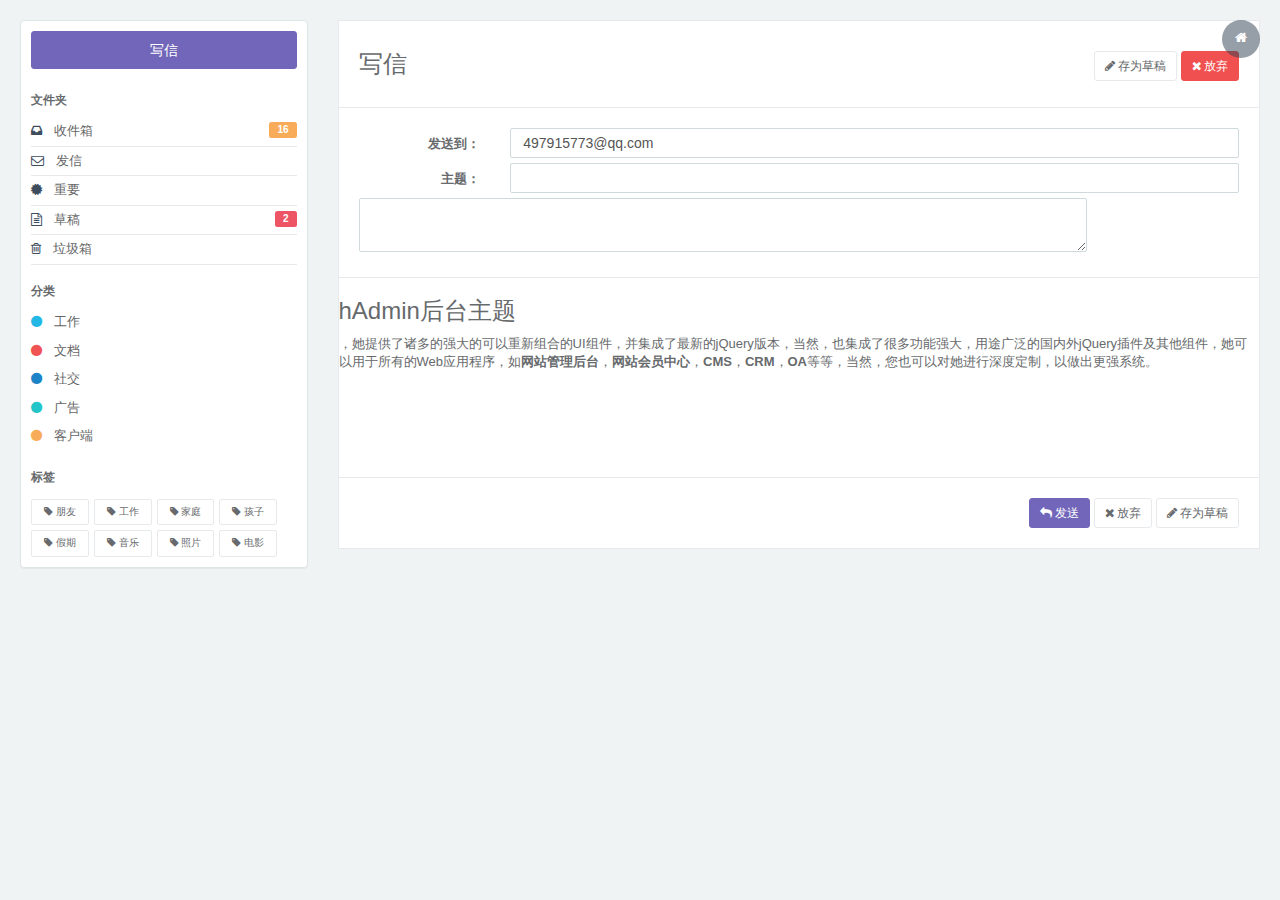
<file: Hadmin/mail_compose.html>
<!DOCTYPE html>
<html>

<head>

    <meta charset="utf-8">
    <meta name="viewport" content="width=device-width, initial-scale=1.0">

    <title> - 写信</title>
    <meta name="keywords" content="">
    <meta name="description" content="">

    <link rel="shortcut icon" href="favicon.ico">
    <link href="plugins/bootstrap/css/bootstrap.min.css" rel="stylesheet">
    <link href="fonts/font-awesome.min.css" rel="stylesheet">
    <link href="plugins/iCheck/css/custom.css" rel="stylesheet">
    <link href="plugins/animate/animate.min.css" rel="stylesheet">
    <link href="css/style.css" rel="stylesheet">


</head>

<body class="gray-bg">
    <div class="wrapper wrapper-content">
        <div class="row">
            <div class="col-sm-3">
                <div class="ibox float-e-margins">
                    <div class="ibox-content mailbox-content">
                        <div class="file-manager">
                            <a class="btn btn-block btn-primary compose-mail" href="mail_compose.html">写信</a>
                            <div class="space-25"></div>
                            <h5>文件夹</h5>
                            <ul class="folder-list m-b-md" style="padding: 0">
                                <li>
                                    <a href="mailbox.html"> <i class="fa fa-inbox "></i> 收件箱 <span class="label label-warning pull-right">16</span>
                                    </a>
                                </li>
                                <li>
                                    <a href="mailbox.html"> <i class="fa fa-envelope-o"></i> 发信</a>
                                </li>
                                <li>
                                    <a href="mailbox.html"> <i class="fa fa-certificate"></i> 重要</a>
                                </li>
                                <li>
                                    <a href="mailbox.html"> <i class="fa fa-file-text-o"></i> 草稿 <span class="label label-danger pull-right">2</span>
                                    </a>
                                </li>
                                <li>
                                    <a href="mailbox.html"> <i class="fa fa-trash-o"></i> 垃圾箱</a>
                                </li>
                            </ul>
                            <h5>分类</h5>
                            <ul class="category-list" style="padding: 0">
                                <li>
                                    <a href="mail_compose.html#"> <i class="fa fa-circle text-navy"></i> 工作</a>
                                </li>
                                <li>
                                    <a href="mail_compose.html#"> <i class="fa fa-circle text-danger"></i> 文档</a>
                                </li>
                                <li>
                                    <a href="mail_compose.html#"> <i class="fa fa-circle text-primary"></i> 社交</a>
                                </li>
                                <li>
                                    <a href="mail_compose.html#"> <i class="fa fa-circle text-info"></i> 广告</a>
                                </li>
                                <li>
                                    <a href="mail_compose.html#"> <i class="fa fa-circle text-warning"></i> 客户端</a>
                                </li>
                            </ul>

                            <h5 class="tag-title">标签</h5>
                            <ul class="tag-list" style="padding: 0">
                                <li><a href="mail_compose.html"><i class="fa fa-tag"></i> 朋友</a>
                                </li>
                                <li><a href="mail_compose.html"><i class="fa fa-tag"></i> 工作</a>
                                </li>
                                <li><a href="mail_compose.html"><i class="fa fa-tag"></i> 家庭</a>
                                </li>
                                <li><a href="mail_compose.html"><i class="fa fa-tag"></i> 孩子</a>
                                </li>
                                <li><a href="mail_compose.html"><i class="fa fa-tag"></i> 假期</a>
                                </li>
                                <li><a href="mail_compose.html"><i class="fa fa-tag"></i> 音乐</a>
                                </li>
                                <li><a href="mail_compose.html"><i class="fa fa-tag"></i> 照片</a>
                                </li>
                                <li><a href="mail_compose.html"><i class="fa fa-tag"></i> 电影</a>
                                </li>
                            </ul>
                            <div class="clearfix"></div>
                        </div>
                    </div>
                </div>
            </div>
            <div class="col-sm-9 animated fadeInRight">
                <div class="mail-box-header">
                    <div class="pull-right tooltip-demo">
                        <a href="mailbox.html" class="btn btn-white btn-sm" data-toggle="tooltip" data-placement="top" title="存为草稿"><i class="fa fa-pencil"></i> 存为草稿</a>
                        <a href="mailbox.html" class="btn btn-danger btn-sm" data-toggle="tooltip" data-placement="top" title="放弃"><i class="fa fa-times"></i> 放弃</a>
                    </div>
                    <h2>
                    写信
                </h2>
                </div>
                <div class="mail-box">


                    <div class="mail-body">

                        <form class="form-horizontal" method="get">
                            <div class="form-group">
                                <label class="col-sm-2 control-label">发送到：</label>

                                <div class="col-sm-10">
                                    <input type="text" class="form-control" value="497915773@qq.com">
                                </div>
                            </div>
                            <div class="form-group">
                                <label class="col-sm-2 control-label">主题：</label>

                                <div class="col-sm-10">
                                    <input type="text" class="form-control" value="">
                                </div>
                            </div>
                            <div class="form-group">
                                <div class="col-sm-10">
                                    <textarea type="text"  data-provide="markdown" id="text_edit" class="form-control" value=""></textarea>
                                    <script>
                                        $(function () {
                                            $("#text_edit").markdown();
                                        })
                                    </script>
                                </div>
                            </div>
                        </form>

                    </div>

                    <div class="mail-text h-200">

                        <div class="summernote">
                            <h2>hAdmin后台主题</h2>
                            <p>，她提供了诸多的强大的可以重新组合的UI组件，并集成了最新的jQuery版本，当然，也集成了很多功能强大，用途广泛的国内外jQuery插件及其他组件，她可以用于所有的Web应用程序，如<b>网站管理后台</b>，<b>网站会员中心</b>，<b>CMS</b>，<b>CRM</b>，<b>OA</b>等等，当然，您也可以对她进行深度定制，以做出更强系统。</p>
                            </p>
                        </div>
                        <div class="clearfix"></div>
                    </div>
                    <div class="mail-body text-right tooltip-demo">
                        <a href="mailbox.html" class="btn btn-sm btn-primary" data-toggle="tooltip" data-placement="top" title="Send"><i class="fa fa-reply"></i> 发送</a>
                        <a href="mailbox.html" class="btn btn-white btn-sm" data-toggle="tooltip" data-placement="top" title="Discard email"><i class="fa fa-times"></i> 放弃</a>
                        <a href="mailbox.html" class="btn btn-white btn-sm" data-toggle="tooltip" data-placement="top" title="Move to draft folder"><i class="fa fa-pencil"></i> 存为草稿</a>
                    </div>
                    <div class="clearfix"></div>



                </div>
            </div>
        </div>
    </div>

    <!-- 全局js -->
    <script src="plugins/jquery/jquery.min.js"></script>
    <script src="plugins/bootstrap/js/bootstrap.min.js"></script>
    <script src="plugins/metisMenu/metisMenu.min.js"></script>
    <script src="plugins/slimScroll/jquery.slimscroll.min.js"></script>
    <script src="plugins/layer/layer.min.js"></script>



    <!-- 自定义js -->
    <script src="js/content.js?v=1.0.0"></script>


    <!-- iCheck -->
    <script src="plugins/iCheck/icheck.min.js"></script>

    <!-- SUMMERNOTE -->

    <!--<script>-->
        <!--$(document).ready(function () {-->
            <!--$('.i-checks').iCheck({-->
                <!--checkboxClass: 'icheckbox_square-green',-->
                <!--radioClass: 'iradio_square-green',-->
            <!--});-->


            <!--$('.summernote').summernote({-->
                <!--lang: 'zh-CN'-->
            <!--});-->

        <!--});-->
        <!--var edit = function () {-->
            <!--$('.click2edit').summernote({-->
                <!--focus: true-->
            <!--});-->
        <!--};-->
        <!--var save = function () {-->
            <!--var aHTML = $('.click2edit').code(); //save HTML If you need(aHTML: array).-->
            <!--$('.click2edit').destroy();-->
        <!--};-->
    <!--</script>-->

    
    

</body>

</html>
</file>
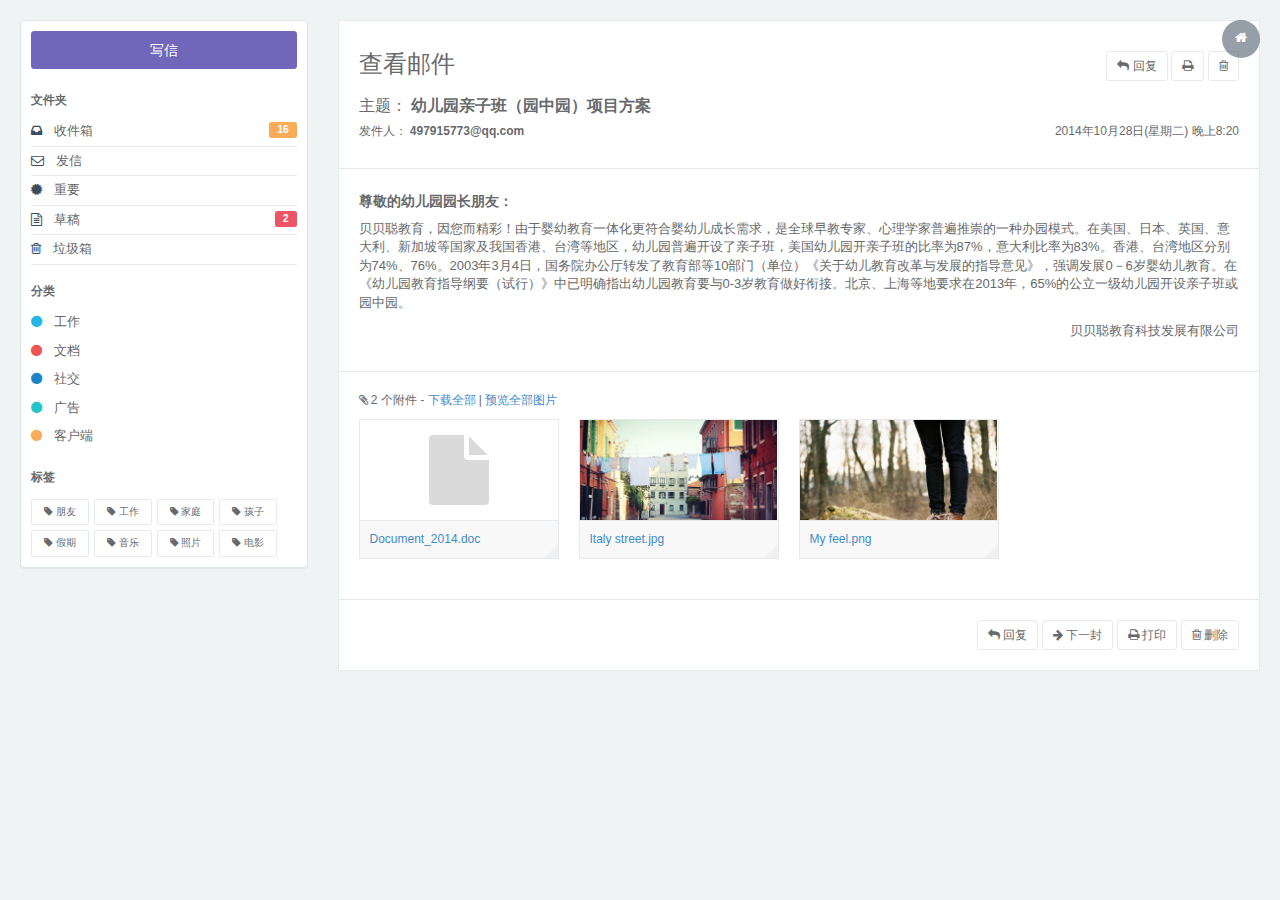
<file: Hadmin/mail_detail.html>
<!DOCTYPE html>
<html>

<head>

    <meta charset="utf-8">
    <meta name="viewport" content="width=device-width, initial-scale=1.0">


    <title> - 查看邮件</title>
    <meta name="keywords" content="">
    <meta name="description" content="">


    <link rel="shortcut icon" href="favicon.ico">
    <link href="plugins/bootstrap/css/bootstrap.min.css" rel="stylesheet">
    <link href="fonts/font-awesome.min.css" rel="stylesheet">
    <link href="plugins/iCheck/css/custom.css" rel="stylesheet">
    <link href="plugins/animate/animate.min.css" rel="stylesheet">
    <link href="css/style.css" rel="stylesheet">

</head>

<body class="gray-bg">
<div class="wrapper wrapper-content">
    <div class="row">
        <div class="col-sm-3">
            <div class="ibox float-e-margins">
                <div class="ibox-content mailbox-content">
                    <div class="file-manager">
                        <a class="btn btn-block btn-primary compose-mail" href="mail_compose.html">写信</a>
                        <div class="space-25"></div>
                        <h5>文件夹</h5>
                        <ul class="folder-list m-b-md" style="padding: 0">
                            <li>
                                <a href="mailbox.html"> <i class="fa fa-inbox "></i> 收件箱 <span
                                        class="label label-warning pull-right">16</span>
                                </a>
                            </li>
                            <li>
                                <a href="mailbox.html"> <i class="fa fa-envelope-o"></i> 发信</a>
                            </li>
                            <li>
                                <a href="mailbox.html"> <i class="fa fa-certificate"></i> 重要</a>
                            </li>
                            <li>
                                <a href="mailbox.html"> <i class="fa fa-file-text-o"></i> 草稿 <span
                                        class="label label-danger pull-right">2</span>
                                </a>
                            </li>
                            <li>
                                <a href="mailbox.html"> <i class="fa fa-trash-o"></i> 垃圾箱</a>
                            </li>
                        </ul>
                        <h5>分类</h5>
                        <ul class="category-list" style="padding: 0">
                            <li>
                                <a href="mail_compose.html#"> <i class="fa fa-circle text-navy"></i> 工作</a>
                            </li>
                            <li>
                                <a href="mail_compose.html#"> <i class="fa fa-circle text-danger"></i> 文档</a>
                            </li>
                            <li>
                                <a href="mail_compose.html#"> <i class="fa fa-circle text-primary"></i> 社交</a>
                            </li>
                            <li>
                                <a href="mail_compose.html#"> <i class="fa fa-circle text-info"></i> 广告</a>
                            </li>
                            <li>
                                <a href="mail_compose.html#"> <i class="fa fa-circle text-warning"></i> 客户端</a>
                            </li>
                        </ul>

                        <h5 class="tag-title">标签</h5>
                        <ul class="tag-list" style="padding: 0">
                            <li><a href="mail_compose.html"><i class="fa fa-tag"></i> 朋友</a>
                            </li>
                            <li><a href="mail_compose.html"><i class="fa fa-tag"></i> 工作</a>
                            </li>
                            <li><a href="mail_compose.html"><i class="fa fa-tag"></i> 家庭</a>
                            </li>
                            <li><a href="mail_compose.html"><i class="fa fa-tag"></i> 孩子</a>
                            </li>
                            <li><a href="mail_compose.html"><i class="fa fa-tag"></i> 假期</a>
                            </li>
                            <li><a href="mail_compose.html"><i class="fa fa-tag"></i> 音乐</a>
                            </li>
                            <li><a href="mail_compose.html"><i class="fa fa-tag"></i> 照片</a>
                            </li>
                            <li><a href="mail_compose.html"><i class="fa fa-tag"></i> 电影</a>
                            </li>
                        </ul>
                        <div class="clearfix"></div>
                    </div>
                </div>
            </div>
        </div>
        <div class="col-sm-9 animated fadeInRight">
            <div class="mail-box-header">
                <div class="pull-right tooltip-demo">
                    <a href="mail_compose.html" class="btn btn-white btn-sm" data-toggle="tooltip" data-placement="top"
                       title="回复"><i class="fa fa-reply"></i> 回复</a>
                    <a href="mail_detail.html#" class="btn btn-white btn-sm" data-toggle="tooltip" data-placement="top"
                       title="打印邮件"><i class="fa fa-print"></i> </a>
                    <a href="mailbox.html" class="btn btn-white btn-sm" data-toggle="tooltip" data-placement="top"
                       title="标为垃圾邮件"><i class="fa fa-trash-o"></i> </a>
                </div>
                <h2>
                    查看邮件
                </h2>
                <div class="mail-tools tooltip-demo m-t-md">


                    <h3>
                        <span class="font-noraml">主题： </span>幼儿园亲子班（园中园）项目方案
                    </h3>
                    <h5>
                        <span class="pull-right font-noraml">2014年10月28日(星期二) 晚上8:20</span>
                        <span class="font-noraml">发件人： </span>497915773@qq.com
                    </h5>
                </div>
            </div>
            <div class="mail-box">


                <div class="mail-body">
                    <h4>尊敬的幼儿园园长朋友：</h4>
                    <p>
                        贝贝聪教育，因您而精彩！由于婴幼教育一体化更符合婴幼儿成长需求，是全球早教专家、心理学家普遍推崇的一种办园模式。在美国、日本、英国、意大利、新加坡等国家及我国香港、台湾等地区，幼儿园普遍开设了亲子班，美国幼儿园开亲子班的比率为87%，意大利比率为83%。香港、台湾地区分别为74%、76%。2003年3月4日，国务院办公厅转发了教育部等10部门（单位）《关于幼儿教育改革与发展的指导意见》，强调发展0－6岁婴幼儿教育。在《幼儿园教育指导纲要（试行）》中已明确指出幼儿园教育要与0-3岁教育做好衔接。北京、上海等地要求在2013年，65%的公立一级幼儿园开设亲子班或园中园。
                    </p>

                    <p class="text-right">
                        贝贝聪教育科技发展有限公司
                    </p>
                </div>
                <div class="mail-attachment">
                    <p>
                        <span><i class="fa fa-paperclip"></i> 2 个附件 - </span>
                        <a href="mail_detail.html#">下载全部</a> |
                        <a href="mail_detail.html#">预览全部图片</a>
                    </p>

                    <div class="attachment">
                        <div class="file-box">
                            <div class="file">
                                <a href="mail_detail.html#">
                                    <span class="corner"></span>

                                    <div class="icon">
                                        <i class="fa fa-file"></i>
                                    </div>
                                    <div class="file-name">
                                        Document_2014.doc
                                    </div>
                                </a>
                            </div>

                        </div>
                        <div class="file-box">
                            <div class="file">
                                <a href="mail_detail.html#">
                                    <span class="corner"></span>

                                    <div class="image">
                                        <img alt="image" class="img-responsive" src="img/p1.jpg">
                                    </div>
                                    <div class="file-name">
                                        Italy street.jpg
                                    </div>
                                </a>

                            </div>
                        </div>
                        <div class="file-box">
                            <div class="file">
                                <a href="mail_detail.html#">
                                    <span class="corner"></span>

                                    <div class="image">
                                        <img alt="image" class="img-responsive" src="img/p2.jpg">
                                    </div>
                                    <div class="file-name">
                                        My feel.png
                                    </div>
                                </a>
                            </div>
                        </div>
                        <div class="clearfix"></div>
                    </div>
                </div>
                <div class="mail-body text-right tooltip-demo">
                    <a class="btn btn-sm btn-white" href="mail_compose.html"><i class="fa fa-reply"></i> 回复</a>
                    <a class="btn btn-sm btn-white" href="mail_compose.html"><i class="fa fa-arrow-right"></i> 下一封</a>
                    <button title="" data-placement="top" data-toggle="tooltip" type="button"
                            data-original-title="打印这封邮件" class="btn btn-sm btn-white"><i class="fa fa-print"></i> 打印
                    </button>
                    <button title="" data-placement="top" data-toggle="tooltip" data-original-title="删除邮件"
                            class="btn btn-sm btn-white"><i class="fa fa-trash-o"></i> 删除
                    </button>
                </div>
                <div class="clearfix"></div>


            </div>
        </div>
    </div>
</div>


<!-- 全局js -->
<script src="plugins/jquery/jquery.min.js"></script>
<script src="plugins/bootstrap/js/bootstrap.min.js"></script>



<!-- 自定义js -->
<script src="js/content.js"></script>


<!-- iCheck -->
<script src="plugins/iCheck/icheck.min.js"></script>
<script>
    $(document).ready(function () {
        $('.i-checks').iCheck({
            checkboxClass: 'icheckbox_square-green',
            radioClass: 'iradio_square-green',
        });
    });
</script>


</body>

</html>
</file>
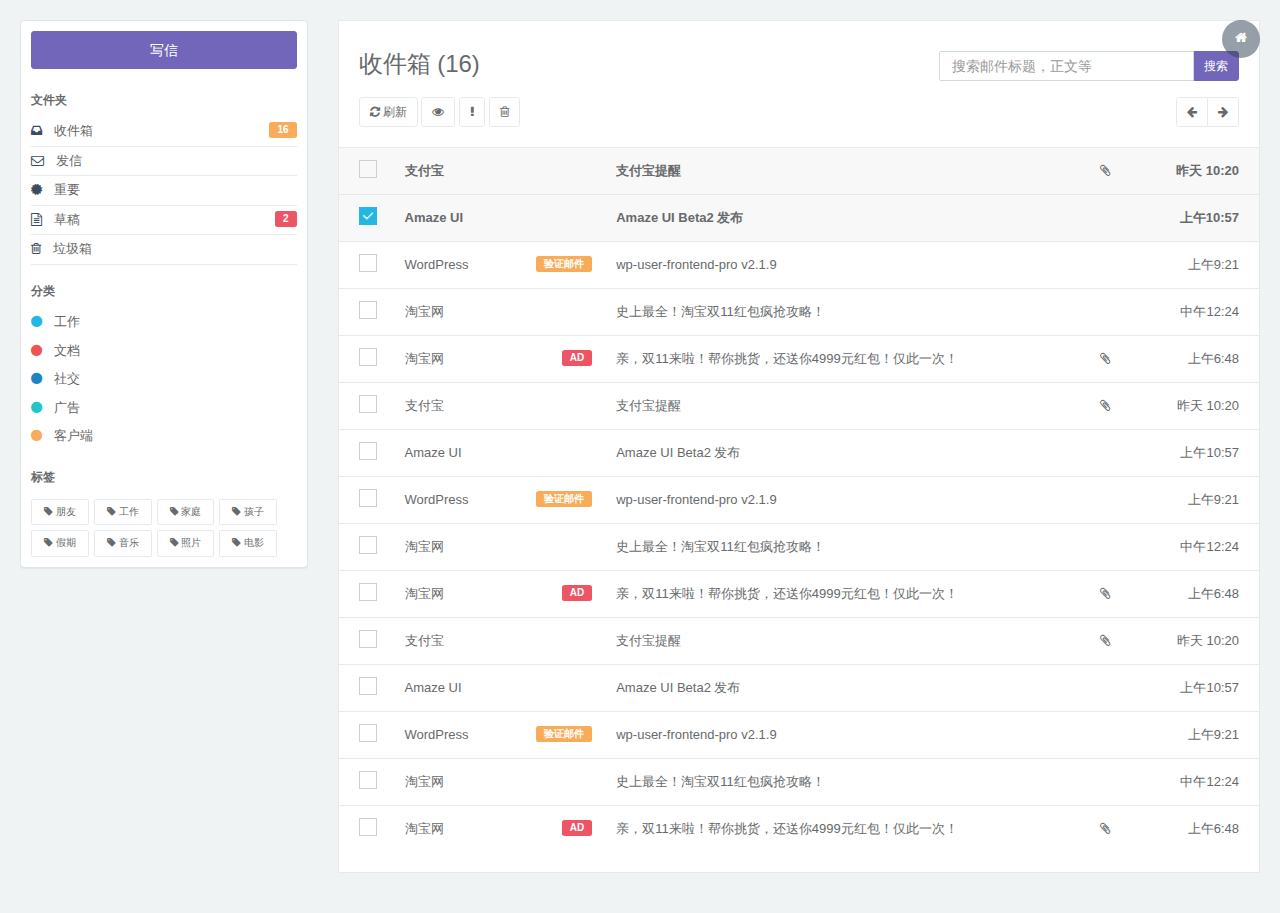
<file: Hadmin/mailbox.html>
<!DOCTYPE html>
<html>

<head>

    <meta charset="utf-8">
    <meta name="viewport" content="width=device-width, initial-scale=1.0">


    <title> - 收件箱</title>
    <meta name="keywords" content="">
    <meta name="description" content="">

    <link rel="shortcut icon" href="favicon.ico">
    <link href="plugins/bootstrap/css/bootstrap.min.css" rel="stylesheet">
    <link href="fonts/font-awesome.min.css" rel="stylesheet">
    <link href="plugins/animate/animate.min.css" rel="stylesheet">
    <link rel="stylesheet" href="plugins/iCheck/css/custom.css">
    <link href="css/style.css" rel="stylesheet">

</head>

<body class="gray-bg">
<div class="wrapper wrapper-content">
    <div class="row">
        <div class="col-sm-3">
            <div class="ibox float-e-margins">
                <div class="ibox-content mailbox-content">
                    <div class="file-manager">
                        <a class="btn btn-block btn-primary compose-mail" href="mail_compose.html">写信</a>
                        <div class="space-25"></div>
                        <h5>文件夹</h5>
                        <ul class="folder-list m-b-md" style="padding: 0">
                            <li>
                                <a href="mailbox.html"> <i class="fa fa-inbox "></i> 收件箱 <span
                                        class="label label-warning pull-right">16</span>
                                </a>
                            </li>
                            <li>
                                <a href="mailbox.html"> <i class="fa fa-envelope-o"></i> 发信</a>
                            </li>
                            <li>
                                <a href="mailbox.html"> <i class="fa fa-certificate"></i> 重要</a>
                            </li>
                            <li>
                                <a href="mailbox.html"> <i class="fa fa-file-text-o"></i> 草稿 <span
                                        class="label label-danger pull-right">2</span>
                                </a>
                            </li>
                            <li>
                                <a href="mailbox.html"> <i class="fa fa-trash-o"></i> 垃圾箱</a>
                            </li>
                        </ul>
                        <h5>分类</h5>
                        <ul class="category-list" style="padding: 0">
                            <li>
                                <a href="mail_compose.html#"> <i class="fa fa-circle text-navy"></i> 工作</a>
                            </li>
                            <li>
                                <a href="mail_compose.html#"> <i class="fa fa-circle text-danger"></i> 文档</a>
                            </li>
                            <li>
                                <a href="mail_compose.html#"> <i class="fa fa-circle text-primary"></i> 社交</a>
                            </li>
                            <li>
                                <a href="mail_compose.html#"> <i class="fa fa-circle text-info"></i> 广告</a>
                            </li>
                            <li>
                                <a href="mail_compose.html#"> <i class="fa fa-circle text-warning"></i> 客户端</a>
                            </li>
                        </ul>

                        <h5 class="tag-title">标签</h5>
                        <ul class="tag-list" style="padding: 0">
                            <li><a href="mail_compose.html"><i class="fa fa-tag"></i> 朋友</a>
                            </li>
                            <li><a href="mail_compose.html"><i class="fa fa-tag"></i> 工作</a>
                            </li>
                            <li><a href="mail_compose.html"><i class="fa fa-tag"></i> 家庭</a>
                            </li>
                            <li><a href="mail_compose.html"><i class="fa fa-tag"></i> 孩子</a>
                            </li>
                            <li><a href="mail_compose.html"><i class="fa fa-tag"></i> 假期</a>
                            </li>
                            <li><a href="mail_compose.html"><i class="fa fa-tag"></i> 音乐</a>
                            </li>
                            <li><a href="mail_compose.html"><i class="fa fa-tag"></i> 照片</a>
                            </li>
                            <li><a href="mail_compose.html"><i class="fa fa-tag"></i> 电影</a>
                            </li>
                        </ul>
                        <div class="clearfix"></div>
                    </div>
                </div>
            </div>
        </div>
        <div class="col-sm-9 animated fadeInRight">
            <div class="mail-box-header">

                <form method="get" action="index.html" class="pull-right mail-search">
                    <div class="input-group">
                        <input type="text" class="form-control input-sm" name="search" placeholder="搜索邮件标题，正文等">
                        <div class="input-group-btn">
                            <button type="submit" class="btn btn-sm btn-primary">
                                搜索
                            </button>
                        </div>
                    </div>
                </form>
                <h2>
                    收件箱 (16)
                </h2>
                <div class="mail-tools tooltip-demo m-t-md">
                    <div class="btn-group pull-right">
                        <button class="btn btn-white btn-sm"><i class="fa fa-arrow-left"></i>
                        </button>
                        <button class="btn btn-white btn-sm"><i class="fa fa-arrow-right"></i>
                        </button>

                    </div>
                    <button class="btn btn-white btn-sm" data-toggle="tooltip" data-placement="left" title="刷新邮件列表"><i
                            class="fa fa-refresh"></i> 刷新
                    </button>
                    <button class="btn btn-white btn-sm" data-toggle="tooltip" data-placement="top" title="标为已读"><i
                            class="fa fa-eye"></i>
                    </button>
                    <button class="btn btn-white btn-sm" data-toggle="tooltip" data-placement="top" title="标为重要"><i
                            class="fa fa-exclamation"></i>
                    </button>
                    <button class="btn btn-white btn-sm" data-toggle="tooltip" data-placement="top" title="标为垃圾邮件"><i
                            class="fa fa-trash-o"></i>
                    </button>

                </div>
            </div>
            <div class="mail-box">

                <table class="table table-hover table-mail">
                    <tbody>
                    <tr class="unread">
                        <td class="check-mail">
                            <input type="checkbox" class="i-checks">
                        </td>
                        <td class="mail-ontact"><a href="mail_detail.html">支付宝</a>
                        </td>
                        <td class="mail-subject"><a href="mail_detail.html">支付宝提醒</a>
                        </td>
                        <td class=""><i class="fa fa-paperclip"></i>
                        </td>
                        <td class="text-right mail-date">昨天 10:20</td>
                    </tr>
                    <tr class="unread">
                        <td class="check-mail">
                            <input type="checkbox" class="i-checks" checked>
                        </td>
                        <td class="mail-ontact"><a href="mail_detail.html">Amaze UI</a>
                        </td>
                        <td class="mail-subject"><a href="mail_detail.html">Amaze UI Beta2 发布</a>
                        </td>
                        <td class=""></td>
                        <td class="text-right mail-date">上午10:57</td>
                    </tr>
                    <tr class="read">
                        <td class="check-mail">
                            <input type="checkbox" class="i-checks">
                        </td>
                        <td class="mail-ontact"><a href="mail_detail.html">WordPress</a> <span
                                class="label label-warning pull-right">验证邮件</span>
                        </td>
                        <td class="mail-subject"><a href="mail_detail.html">wp-user-frontend-pro v2.1.9</a>
                        </td>
                        <td class=""></td>
                        <td class="text-right mail-date">上午9:21</td>
                    </tr>
                    <tr class="read">
                        <td class="check-mail">
                            <input type="checkbox" class="i-checks">
                        </td>
                        <td class="mail-ontact"><a href="mail_detail.html">淘宝网</a>
                        </td>
                        <td class="mail-subject"><a href="mail_detail.html">史上最全！淘宝双11红包疯抢攻略！</a>
                        </td>
                        <td class=""></td>
                        <td class="text-right mail-date">中午12:24</td>
                    </tr>
                    <tr class="read">
                        <td class="check-mail">
                            <input type="checkbox" class="i-checks">
                        </td>
                        <td class="mail-ontact"><a href="mail_detail.html">淘宝网</a> <span
                                class="label label-danger pull-right">AD</span>
                        </td>
                        <td class="mail-subject"><a href="mail_detail.html">亲，双11来啦！帮你挑货，还送你4999元红包！仅此一次！</a>
                        </td>
                        <td class=""><i class="fa fa-paperclip"></i>
                        </td>
                        <td class="text-right mail-date">上午6:48</td>
                    </tr>
                    <tr class="read">
                        <td class="check-mail">
                            <input type="checkbox" class="i-checks">
                        </td>
                        <td class="mail-ontact"><a href="mail_detail.html">支付宝</a>
                        </td>
                        <td class="mail-subject"><a href="mail_detail.html">支付宝提醒</a>
                        </td>
                        <td class=""><i class="fa fa-paperclip"></i>
                        </td>
                        <td class="text-right mail-date">昨天 10:20</td>
                    </tr>
                    <tr class="read">
                        <td class="check-mail">
                            <input type="checkbox" class="i-checks">
                        </td>
                        <td class="mail-ontact"><a href="mail_detail.html">Amaze UI</a>
                        </td>
                        <td class="mail-subject"><a href="mail_detail.html">Amaze UI Beta2 发布</a>
                        </td>
                        <td class=""></td>
                        <td class="text-right mail-date">上午10:57</td>
                    </tr>
                    <tr class="read">
                        <td class="check-mail">
                            <input type="checkbox" class="i-checks">
                        </td>
                        <td class="mail-ontact"><a href="mail_detail.html">WordPress</a> <span
                                class="label label-warning pull-right">验证邮件</span>
                        </td>
                        <td class="mail-subject"><a href="mail_detail.html">wp-user-frontend-pro v2.1.9</a>
                        </td>
                        <td class=""></td>
                        <td class="text-right mail-date">上午9:21</td>
                    </tr>
                    <tr class="read">
                        <td class="check-mail">
                            <input type="checkbox" class="i-checks">
                        </td>
                        <td class="mail-ontact"><a href="mail_detail.html">淘宝网</a>
                        </td>
                        <td class="mail-subject"><a href="mail_detail.html">史上最全！淘宝双11红包疯抢攻略！</a>
                        </td>
                        <td class=""></td>
                        <td class="text-right mail-date">中午12:24</td>
                    </tr>
                    <tr class="read">
                        <td class="check-mail">
                            <input type="checkbox" class="i-checks">
                        </td>
                        <td class="mail-ontact"><a href="mail_detail.html">淘宝网</a> <span
                                class="label label-danger pull-right">AD</span>
                        </td>
                        <td class="mail-subject"><a href="mail_detail.html">亲，双11来啦！帮你挑货，还送你4999元红包！仅此一次！</a>
                        </td>
                        <td class=""><i class="fa fa-paperclip"></i>
                        </td>
                        <td class="text-right mail-date">上午6:48</td>
                    </tr>
                    <tr class="read">
                        <td class="check-mail">
                            <input type="checkbox" class="i-checks">
                        </td>
                        <td class="mail-ontact"><a href="mail_detail.html">支付宝</a>
                        </td>
                        <td class="mail-subject"><a href="mail_detail.html">支付宝提醒</a>
                        </td>
                        <td class=""><i class="fa fa-paperclip"></i>
                        </td>
                        <td class="text-right mail-date">昨天 10:20</td>
                    </tr>
                    <tr class="read">
                        <td class="check-mail">
                            <input type="checkbox" class="i-checks">
                        </td>
                        <td class="mail-ontact"><a href="mail_detail.html">Amaze UI</a>
                        </td>
                        <td class="mail-subject"><a href="mail_detail.html">Amaze UI Beta2 发布</a>
                        </td>
                        <td class=""></td>
                        <td class="text-right mail-date">上午10:57</td>
                    </tr>
                    <tr class="read">
                        <td class="check-mail">
                            <input type="checkbox" class="i-checks">
                        </td>
                        <td class="mail-ontact"><a href="mail_detail.html">WordPress</a> <span
                                class="label label-warning pull-right">验证邮件</span>
                        </td>
                        <td class="mail-subject"><a href="mail_detail.html">wp-user-frontend-pro v2.1.9</a>
                        </td>
                        <td class=""></td>
                        <td class="text-right mail-date">上午9:21</td>
                    </tr>
                    <tr class="read">
                        <td class="check-mail">
                            <input type="checkbox" class="i-checks">
                        </td>
                        <td class="mail-ontact"><a href="mail_detail.html">淘宝网</a>
                        </td>
                        <td class="mail-subject"><a href="mail_detail.html">史上最全！淘宝双11红包疯抢攻略！</a>
                        </td>
                        <td class=""></td>
                        <td class="text-right mail-date">中午12:24</td>
                    </tr>
                    <tr class="read">
                        <td class="check-mail">
                            <input type="checkbox" class="i-checks">
                        </td>
                        <td class="mail-ontact"><a href="mail_detail.html">淘宝网</a> <span
                                class="label label-danger pull-right">AD</span>
                        </td>
                        <td class="mail-subject"><a href="mail_detail.html">亲，双11来啦！帮你挑货，还送你4999元红包！仅此一次！</a>
                        </td>
                        <td class=""><i class="fa fa-paperclip"></i>
                        </td>
                        <td class="text-right mail-date">上午6:48</td>
                    </tr>
                    </tbody>
                </table>


            </div>
        </div>
    </div>
</div>


<!-- 全局js -->
<script src="plugins/jquery/jquery.min.js"></script>
<script src="plugins/bootstrap/js/bootstrap.min.js"></script>
<script src="plugins/metisMenu/metisMenu.min.js"></script>
<script src="plugins/slimScroll/jquery.slimscroll.min.js"></script>
<script src="plugins/layer/layer.min.js"></script>


<!-- 自定义js -->
<script src="js/content.js"></script>


<!-- iCheck -->
<script src="plugins/iCheck/icheck.min.js"></script>
<script>
    $(document).ready(function () {
        $('.i-checks').iCheck({
            checkboxClass: 'icheckbox_square-green',
            radioClass: 'iradio_square-green',
        });
    });
</script>


</body>

</html>
</file>
<file: H5Demo/css/style.css>
.container > header {
    margin: 0 auto;
    padding: 10em 0em;
    text-align: center;
}
.container > header h1 {
    font-size: 70px;
    margin: 0;
    font-weight: bold;
    font-family: 'Open Sans', Arial, sans-serif;
    color: #212122;
}
.container > header span {
    display: block;
    font-size: 30px;
    color: #89949A;
    font-family: 'Open Sans', Arial, sans-serif;
    width: 100%;
}
.footer{
    background:#111;
    padding-top:25px;
    padding-bottom:0;
    text-align:center;
    color: #fff;
}
</file>
<file: Hadmin/css/style.css>
/*
 *
 *   H+ - 后台主题UI框架
 *   version 4.0
 *
*/

h1,
h2,
h3,
h4,
h5,
h6 {
    font-weight: 100;
}

h1 {
    font-size: 30px;
}

h2 {
    font-size: 24px;
}

h3 {
    font-size: 16px;
}

h4 {
    font-size: 14px;
}

h5 {
    font-size: 12px;
}

h6 {
    font-size: 10px;
}

h3,
h4,
h5 {
    margin-top: 5px;
    font-weight: 600;
}

a:focus {
    outline: none;
}

.nav > li > a {
    color: #869fb1;
    font-weight: 600;
    padding: 14px 20px 14px 25px;
}

.nav li>a {
    display: block;
    /*white-space: nowrap;*/
}

.nav.navbar-right > li > a {
    color: #999c9e;
}

.nav > li.active > a {
    color: #ffffff;
}

.navbar-default .nav > li > a:hover,
.navbar-default .nav > li > a:focus {
    background-color: #131e26;
    color: white;
}

.nav .open > a,
.nav .open > a:hover,
.nav .open > a:focus {
    background: #fff;
}

.nav > li > a i {
    margin-right: 6px;
}

.navbar {
    border: 0;
}

.navbar-default {
    background-color: transparent;
    border-color: #2f4050;
    position: relative;
}

.navbar-top-links li {
    display: inline-block;
}

.navbar-top-links li:last-child {
    margin-right: 30px;
}

body.body-small .navbar-top-links li:last-child {
    margin-right: 10px;
}

.navbar-top-links li a {
    padding: 15px 10px;
    min-height: 50px;
}

.dropdown-menu {
    border: medium none;
    display: none;
    float: left;
    font-size: 12px;
    left: 0;
    list-style: none outside none;
    padding: 0;
    position: absolute;
    text-shadow: none;
    top: 100%;
    z-index: 1000;
    border-radius: 0;
    box-shadow: 0 0 3px rgba(86, 96, 117, 0.3);
}

.dropdown-menu > li > a {
    border-radius: 3px;
    color: inherit;
    line-height: 25px;
    margin: 4px;
    text-align: left;
    font-weight: normal;
}

.dropdown-menu > li > a.font-bold {
    font-weight: 600;
}

.navbar-top-links .dropdown-menu li {
    display: block;
}

.navbar-top-links .dropdown-menu li:last-child {
    margin-right: 0;
}

.navbar-top-links .dropdown-menu li a {
    padding: 3px 20px;
    min-height: 0;
}

.navbar-top-links .dropdown-menu li a div {
    white-space: normal;
}

.navbar-top-links .dropdown-messages,
.navbar-top-links .dropdown-tasks,
.navbar-top-links .dropdown-alerts {
    width: 310px;
    min-width: 0;
}

.navbar-top-links .dropdown-messages {
    margin-left: 5px;
}

.navbar-top-links .dropdown-tasks {
    margin-left: -59px;
}

.navbar-top-links .dropdown-alerts {
    margin-left: -123px;
}

.navbar-top-links .dropdown-user {
    right: 0;
    left: auto;
}

.dropdown-messages,
.dropdown-alerts {
    padding: 10px 10px 10px 10px;
}

.dropdown-messages li a,
.dropdown-alerts li a {
    font-size: 12px;
}

.dropdown-messages li em,
.dropdown-alerts li em {
    font-size: 10px;
}

.nav.navbar-top-links .dropdown-alerts a {
    font-size: 12px;
}

.nav-header {
    padding: 8px 25px;
    background: #1c2b36;
}

.pace-done .nav-header {
    -webkit-transition: all 0.5s;
    transition: all 0.5s;
}

.nav > li.active {
    border-left: 4px solid #19a9d5;
    background: #131e26;
}

.nav.nav-second-level > li.active {
    border: none;
}

.nav.nav-second-level.collapse[style] {
    height: auto !important;
}

.nav-header a {
    color: #DFE4ED;
}

.nav-header .text-muted {
    color: #8095a8;
}

.minimalize-styl-2 {
    padding: 4px 12px;
    margin: 14px 5px 5px 20px;
    font-size: 14px;
    float: left;
}

.navbar-form-custom {
    float: left;
    height: 50px;
    padding: 0;
    width: 200px;
    display: inline-table;
}

.navbar-form-custom .form-group {
    margin-bottom: 0;
}

.nav.navbar-top-links a {
    font-size: 14px;
}

.navbar-form-custom .form-control {
    background: none repeat scroll 0 0 rgba(0, 0, 0, 0);
    border: medium none;
    font-size: 14px;
    margin-top: 10px;
    z-index: 2000;
}

.navbar-form-custom .form-control:focus{
    border-bottom: 1px solid #f1f1f1;
}

.count-info .label {
    line-height: 12px;
    padding: 1px 5px;
    position: absolute;
    right: 0px;
    top: 12px;
}

.arrow {
    float: right;
    margin-top: 2px;
}

.fa.arrow:before {
    content: "\f104";
}

.active > a > .fa.arrow:before {
    content: "\f107";
}

.nav-second-level li,
.nav-third-level li {
    border-bottom: none !important;
}

.nav-second-level li a {
    padding: 7px 15px 7px 10px;
    padding-left: 52px;
}

.nav-third-level li a {
    padding-left: 62px;
}

.nav-second-level li:last-child {
    margin-bottom: 10px;
}

body:not(.fixed-sidebar):not(.canvas-menu).mini-navbar .nav li:hover > .nav-second-level,
.mini-navbar .nav li:focus > .nav-second-level {
    display: block;
    border-radius: 0 2px 2px 0;
    min-width: 140px;
    height: auto;
}

body.mini-navbar .navbar-default .nav > li > .nav-second-level li a {
    font-size: 12px;
    border-radius: 0 2px 2px 0;
}

.fixed-nav .slimScrollDiv #side-menu {
    padding-bottom: 60px;
    position: relative;
}

.slimScrollDiv >* {
    overflow: hidden;
}

.mini-navbar .nav-second-level li a {
    padding: 10px 10px 10px 15px;
}

.canvas-menu.mini-navbar .nav-second-level {
    background: #293846;
}

.mini-navbar li.active .nav-second-level {
    left: 65px;
}

.navbar-default .special_link a {
    background: #23b7e5;
    color: white;
}

.navbar-default .special_link a:hover {
    background: #17987e !important;
    color: white;
}

.navbar-default .special_link a span.label {
    background: #fff;
    color: #23b7e5;
}

.navbar-default .landing_link a {
    background: #1cc09f;
    color: white;
}

.navbar-default .landing_link a:hover {
    background: #23b7e5 !important;
    color: white;
}

.navbar-default .landing_link a span.label {
    background: #fff;
    color: #1cc09f;
}

.logo-element {
    text-align: center;
    font-size: 18px;
    font-weight: 600;
    color: white;
    display: none;
    padding: 18px 0;
}

.pace-done .navbar-static-side,
.pace-done .nav-header,
.pace-done li.active,
.pace-done #page-wrapper,
.pace-done .footer {
    -webkit-transition: all 0.5s;
    transition: all 0.5s;
}

.navbar-fixed-top {
    background: #fff;
    -webkit-transition-duration: 0.5s;
    transition-duration: 0.5s;
    z-index: 2030;
}

.navbar-fixed-top,
.navbar-static-top {
    background: #fff;
    box-shadow: 0 2px 2px rgba(0, 0, 0, 0.05), 0 1px 0 rgba(0, 0, 0, 0.05);
}

.fixed-nav #wrapper {
    padding-top: 60px;
    box-sizing: border-box;
}

.fixed-nav .minimalize-styl-2 {
    margin: 14px 5px 5px 15px;
}

.body-small .navbar-fixed-top {
    margin-left: 0px;
}

body.mini-navbar .navbar-static-side {
    width: 70px;
}

body.mini-navbar .profile-element,
body.mini-navbar .nav-label,
body.mini-navbar .navbar-default .nav li a span {
    display: none;
}

body.canvas-menu .profile-element {
    display: block;
}

body:not(.fixed-sidebar):not(.canvas-menu).mini-navbar .nav-second-level {
    display: none;
}

body.mini-navbar .navbar-default .nav > li > a {
    font-size: 16px;
}

body.mini-navbar .logo-element {
    display: block;
}

body.canvas-menu .logo-element {
    display: none;
}

body.mini-navbar .nav-header {
    padding: 0;
    background-color: #23b7e5;
}

body.canvas-menu .nav-header {
    padding: 33px 25px;
}

body.mini-navbar #page-wrapper {
    margin: 0 0 0 70px;
}

body.canvas-menu.mini-navbar #page-wrapper,
body.canvas-menu.mini-navbar .footer {
    margin: 0 0 0 0;
}

body.fixed-sidebar .navbar-static-side,
body.canvas-menu .navbar-static-side {
    position: fixed;
    width: 220px;
    z-index: 2001;
    height: 100%;
}

body.fixed-sidebar.mini-navbar .navbar-static-side {
    width: 70px;
}

body.fixed-sidebar.mini-navbar #page-wrapper {
    margin: 0 0 0 70px;
}

body.body-small.fixed-sidebar.mini-navbar #page-wrapper {
    margin: 0 0 0 70px;
}

body.body-small.fixed-sidebar.mini-navbar .navbar-static-side {
    width: 70px;
}

.fixed-sidebar.mini-navbar .nav li> .nav-second-level {
    display: none;
}

.fixed-sidebar.mini-navbar .nav li.active {
    border-left-width: 0;
}

.fixed-sidebar.mini-navbar .nav li:hover > .nav-second-level,
.canvas-menu.mini-navbar .nav li:hover > .nav-second-level {
    position: absolute;
    left: 70px;
    top: 0px;
    background-color: #2f4050;
    padding: 10px 10px 0 10px;
    font-size: 12px;
    display: block;
    min-width: 140px;
    border-radius: 2px;
}

body.fixed-sidebar.mini-navbar .navbar-default .nav > li > .nav-second-level li a {
    font-size: 12px;
    border-radius: 3px;
}

body.canvas-menu.mini-navbar .navbar-default .nav > li > .nav-second-level li a {
    font-size: 13px;
    border-radius: 3px;
}

.fixed-sidebar.mini-navbar .nav-second-level li a,
.canvas-menu.mini-navbar .nav-second-level li a {
    padding: 10px 10px 10px 15px;
}

.fixed-sidebar.mini-navbar .nav-second-level,
.canvas-menu.mini-navbar .nav-second-level {
    position: relative;
    padding: 0;
    font-size: 13px;
}

.fixed-sidebar.mini-navbar li.active .nav-second-level,
.canvas-menu.mini-navbar li.active .nav-second-level {
    left: 0px;
}

body.canvas-menu nav.navbar-static-side {
    z-index: 2001;
    background: #2f4050;
    height: 100%;
    position: fixed;
    display: none;
}

body.canvas-menu.mini-navbar nav.navbar-static-side {
    display: block;
    width: 70px;
}

.top-navigation #page-wrapper {
    margin-left: 0;
}

.top-navigation .navbar-nav .dropdown-menu > .active > a {
    background: white;
    color: #23b7e5;
    font-weight: bold;
}

.white-bg .navbar-fixed-top,
.white-bg .navbar-static-top {
    background: #fff;
}

.top-navigation .navbar {
    margin-bottom: 0;
}

.top-navigation .nav > li > a {
    padding: 15px 20px;
    color: #676a6c;
}

.top-navigation .nav > li a:hover,
.top-navigation .nav > li a:focus {
    background: #fff;
    color: #23b7e5;
}

.top-navigation .nav > li.active {
    background: #fff;
    border: none;
}

.top-navigation .nav > li.active > a {
    color: #23b7e5;
}

.top-navigation .navbar-right {
    padding-right: 10px;
}

.top-navigation .navbar-nav .dropdown-menu {
    box-shadow: none;
    border: 1px solid #e7eaec;
}

.top-navigation .dropdown-menu > li > a {
    margin: 0;
    padding: 7px 20px;
}

.navbar .dropdown-menu {
    margin-top: 0px;
}

.top-navigation .navbar-brand {
    background: #23b7e5;
    color: #fff;
    padding: 15px 25px;
}

.top-navigation .navbar-top-links li:last-child {
    margin-right: 0;
}

.top-navigation.mini-navbar #page-wrapper,
.top-navigation.body-small.fixed-sidebar.mini-navbar #page-wrapper,
.mini-navbar .top-navigation #page-wrapper,
.body-small.fixed-sidebar.mini-navbar .top-navigation #page-wrapper,
.canvas-menu #page-wrapper {
    margin: 0;
}

.top-navigation.fixed-nav #wrapper,
.fixed-nav #wrapper.top-navigation {
    margin-top: 50px;
}

.top-navigation .footer.fixed {
    margin-left: 0 !important;
}

.top-navigation .wrapper.wrapper-content {
    padding: 40px;
}

.top-navigation.body-small .wrapper.wrapper-content,
.body-small .top-navigation .wrapper.wrapper-content {
    padding: 40px 0px 40px 0px;
}

.navbar-toggle {
    background-color: #23b7e5;
    color: #fff;
    padding: 6px 12px;
    font-size: 14px;
}

.top-navigation .navbar-nav .open .dropdown-menu > li > a,
.top-navigation .navbar-nav .open .dropdown-menu .dropdown-header {
    padding: 10px 15px 10px 20px;
}

@media (max-width: 768px) {
    .top-navigation .navbar-header {
        display: block;
        float: none;
    }
}

.menu-visible-lg,
.menu-visible-md {
    display: none !important;
}

@media (min-width: 1200px) {
    .menu-visible-lg {
        display: block !important;
    }
}

@media (min-width: 992px) {
    .menu-visible-md {
        display: block !important;
    }
}

@media (max-width: 767px) {
    .menu-visible-md {
        display: block !important;
    }
    .menu-visible-lg {
        display: block !important;
    }
}

.btn {
    border-radius: 3px;
}

.btn:focus{
    outline: none!important;
}


.float-e-margins .btn {
    margin-bottom: 5px;
}

.btn-w-m {
    min-width: 120px;
}

.btn-primary.btn-outline {
    color: #58666e !important;
}

.btn-success.btn-outline {
    color: #58666e !important;
}

.btn-info.btn-outline {
    color: #58666e !important;
}

.btn-warning.btn-outline {
    color: #58666e !important;
}

.btn-danger.btn-outline {
    color: #58666e !important;
}

.btn-primary.btn-outline:hover,
.btn-success.btn-outline:hover,
.btn-info.btn-outline:hover,
.btn-warning.btn-outline:hover,
.btn-danger.btn-outline:hover {
    color: #fff;
}

.btn-primary {
    color: #ffffff !important;
  background-color: #7266ba;
  border-color: #7266ba;
}

.btn-primary:hover,
.btn-primary:focus,
.btn-primary:active,
.btn-primary.active,
.open .dropdown-toggle.btn-primary {
  color: #ffffff !important;
  background-color: #6254b2;
  border-color: #5a4daa;
}

.btn-primary:active,
.btn-primary.active,
.open .dropdown-toggle.btn-primary {
  background-image: none;
}

.btn-primary.disabled,
.btn-primary.disabled:hover,
.btn-primary.disabled:focus,
.btn-primary.disabled:active,
.btn-primary.disabled.active,
.btn-primary[disabled],
.btn-primary[disabled]:hover,
.btn-primary[disabled]:focus,
.btn-primary[disabled]:active,
.btn-primary.active[disabled],
fieldset[disabled] .btn-primary,
fieldset[disabled] .btn-primary:hover,
fieldset[disabled] .btn-primary:focus,
fieldset[disabled] .btn-primary:active,
fieldset[disabled] .btn-primary.active {
    background-color: #7266ba;
  border-color: #7266ba;
}

.btn-success {
  color: #ffffff !important;
  background-color: #27c24c;
  border-color: #27c24c;
}

.btn-success:hover,
.btn-success:focus,
.btn-success:active,
.btn-success.active,
.open .dropdown-toggle.btn-success {
  color: #ffffff !important;
  background-color: #23ad44;
  border-color: #20a03f;
}

.btn-success:active,
.btn-success.active,
.open .dropdown-toggle.btn-success {
  background-image: none;
}

.btn-success.disabled,
.btn-success.disabled:hover,
.btn-success.disabled:focus,
.btn-success.disabled:active,
.btn-success.disabled.active,
.btn-success[disabled],
.btn-success[disabled]:hover,
.btn-success[disabled]:focus,
.btn-success[disabled]:active,
.btn-success.active[disabled],
fieldset[disabled] .btn-success,
fieldset[disabled] .btn-success:hover,
fieldset[disabled] .btn-success:focus,
fieldset[disabled] .btn-success:active,
fieldset[disabled] .btn-success.active {
  background-color: #27c24c;
  border-color: #27c24c;
}

.btn-info {
  color: #ffffff !important;
  background-color: #23b7e5;
  border-color: #23b7e5;
}

.btn-info:hover,
.btn-info:focus,
.btn-info:active,
.btn-info.active,
.open .dropdown-toggle.btn-info {
  color: #ffffff !important;
  background-color: #19a9d5;
  border-color: #189ec8;
}

.btn-info:active,
.btn-info.active,
.open .dropdown-toggle.btn-info {
  background-image: none;
}

.btn-info.disabled,
.btn-info[disabled],
fieldset[disabled] .btn-info,
.btn-info.disabled:hover,
.btn-info[disabled]:hover,
fieldset[disabled] .btn-info:hover,
.btn-info.disabled:focus,
.btn-info[disabled]:focus,
fieldset[disabled] .btn-info:focus,
.btn-info.disabled:active,
.btn-info[disabled]:active,
fieldset[disabled] .btn-info:active,
.btn-info.disabled.active,
.btn-info[disabled].active,
fieldset[disabled] .btn-info.active {
  background-color: #23b7e5;
  border-color: #23b7e5;
}

.btn-default {
    color: #58666e !important;
    background-color: #fcfdfd;
    background-color: #fff;
    border-color: #dee5e7;
    border-bottom-color: #d8e1e3;
    -webkit-box-shadow: 0 1px 1px rgba(90, 90, 90, 0.1);
    box-shadow: 0 1px 1px rgba(90, 90, 90, 0.1);
}

.btn-default:hover,
.btn-default:focus,
.btn-default:active,
.btn-default.active,
.open .dropdown-toggle.btn-default {
    color: #58666e !important;
    background-color: #edf1f2;
    border-color: #c7d3d6;
}

.btn-default:active,
.btn-default.active,
.open .dropdown-toggle.btn-default {
    background-image: none;
}

.btn-default.disabled,
.btn-default.disabled:hover,
.btn-default.disabled:focus,
.btn-default.disabled:active,
.btn-default.disabled.active,
.btn-default[disabled],
.btn-default[disabled]:hover,
.btn-default[disabled]:focus,
.btn-default[disabled]:active,
.btn-default.active[disabled],
fieldset[disabled] .btn-default,
fieldset[disabled] .btn-default:hover,
fieldset[disabled] .btn-default:focus,
fieldset[disabled] .btn-default:active,
fieldset[disabled] .btn-default.active {
    background-color: #fcfdfd;
    border-color: #dee5e7;
}

.btn-warning {
  color: #ffffff !important;
  background-color: #fad733;
  border-color: #fad733;
}

.btn-warning:hover,
.btn-warning:focus,
.btn-warning:active,
.btn-warning.active,
.open .dropdown-toggle.btn-warning {
  color: #ffffff !important;
  background-color: #f9d21a;
  border-color: #f9cf0b;
}

.btn-warning:active,
.btn-warning.active,
.open .dropdown-toggle.btn-warning {
  background-image: none;
}

.btn-warning.disabled,
.btn-warning[disabled],
fieldset[disabled] .btn-warning,
.btn-warning.disabled:hover,
.btn-warning[disabled]:hover,
fieldset[disabled] .btn-warning:hover,
.btn-warning.disabled:focus,
.btn-warning[disabled]:focus,
fieldset[disabled] .btn-warning:focus,
.btn-warning.disabled:active,
.btn-warning[disabled]:active,
fieldset[disabled] .btn-warning:active,
.btn-warning.disabled.active,
.btn-warning[disabled].active,
fieldset[disabled] .btn-warning.active {
  background-color: #fad733;
  border-color: #fad733;
}

.btn-danger {
  color: #ffffff !important;
  background-color: #f05050;
  border-color: #f05050;
}

.btn-danger:hover,
.btn-danger:focus,
.btn-danger:active,
.btn-danger.active,
.open .dropdown-toggle.btn-danger {
  color: #ffffff !important;
  background-color: #ee3939;
  border-color: #ed2a2a;
}

.btn-danger:active,
.btn-danger.active,
.open .dropdown-toggle.btn-danger {
  background-image: none;
}

.btn-danger.disabled,
.btn-danger[disabled],
fieldset[disabled] .btn-danger,
.btn-danger.disabled:hover,
.btn-danger[disabled]:hover,
fieldset[disabled] .btn-danger:hover,
.btn-danger.disabled:focus,
.btn-danger[disabled]:focus,
fieldset[disabled] .btn-danger:focus,
.btn-danger.disabled:active,
.btn-danger[disabled]:active,
fieldset[disabled] .btn-danger:active,
.btn-danger.disabled.active,
.btn-danger[disabled].active,
fieldset[disabled] .btn-danger.active {
  background-color: #f05050;
  border-color: #f05050;
}

.btn-link {
    color: inherit;
}

.btn-link:hover,
.btn-link:focus,
.btn-link:active,
.btn-link.active,
.open .dropdown-toggle.btn-link {
    color: #23b7e5;
    text-decoration: none;
}

.btn-link:active,
.btn-link.active,
.open .dropdown-toggle.btn-link {
    background-image: none;
}

.btn-link.disabled,
.btn-link.disabled:hover,
.btn-link.disabled:focus,
.btn-link.disabled:active,
.btn-link.disabled.active,
.btn-link[disabled],
.btn-link[disabled]:hover,
.btn-link[disabled]:focus,
.btn-link[disabled]:active,
.btn-link.active[disabled],
fieldset[disabled] .btn-link,
fieldset[disabled] .btn-link:hover,
fieldset[disabled] .btn-link:focus,
fieldset[disabled] .btn-link:active,
fieldset[disabled] .btn-link.active {
    color: #cacaca;
}

.btn-white {
    color: inherit;
    background: white;
    border: 1px solid #e7eaec;
}

.btn-white:hover,
.btn-white:focus,
.btn-white:active,
.btn-white.active,
.open .dropdown-toggle.btn-white {
    color: inherit;
    border: 1px solid #d2d2d2;
}

.btn-white:active,
.btn-white.active {
    box-shadow: 0 2px 5px rgba(0, 0, 0, 0.15) inset;
}

.btn-white:active,
.btn-white.active,
.open .dropdown-toggle.btn-white {
    background-image: none;
}

.btn-white.disabled,
.btn-white.disabled:hover,
.btn-white.disabled:focus,
.btn-white.disabled:active,
.btn-white.disabled.active,
.btn-white[disabled],
.btn-white[disabled]:hover,
.btn-white[disabled]:focus,
.btn-white[disabled]:active,
.btn-white.active[disabled],
fieldset[disabled] .btn-white,
fieldset[disabled] .btn-white:hover,
fieldset[disabled] .btn-white:focus,
fieldset[disabled] .btn-white:active,
fieldset[disabled] .btn-white.active {
    color: #cacaca;
}

.form-control,
.form-control:focus,
.has-error .form-control:focus,
.has-success .form-control:focus,
.has-warning .form-control:focus,
.navbar-collapse,
.navbar-form,
.navbar-form-custom .form-control:focus,
.navbar-form-custom .form-control:hover,
.open .btn.dropdown-toggle,
.panel,
.popover,
.progress,
.progress-bar {
    box-shadow: none;
}

.btn-outline {
    color: inherit;
    background-color: transparent;
    -webkit-transition: all .5s;
    transition: all .5s;
}

.btn-rounded {
    border-radius: 50px;
}

.btn-large-dim {
    width: 90px;
    height: 90px;
    font-size: 42px;
}

button.dim {
    display: inline-block;
    color: #fff;
    text-decoration: none;
    text-transform: uppercase;
    text-align: center;
    padding-top: 6px;
    margin-right: 10px;
    position: relative;
    cursor: pointer;
    border-radius: 5px;
    font-weight: 600;
    margin-bottom: 20px !important;
}

button.dim:active {
    top: 3px;
}

button.btn-primary.dim {
    box-shadow: inset 0px 0px 0px #16987e, 0px 5px 0px 0px #16987e, 0px 10px 5px #999999;
}

button.btn-primary.dim:active {
    box-shadow: inset 0px 0px 0px #16987e, 0px 2px 0px 0px #16987e, 0px 5px 3px #999999;
}

button.btn-default.dim {
    box-shadow: inset 0px 0px 0px #b3b3b3, 0px 5px 0px 0px #b3b3b3, 0px 10px 5px #999999;
}

button.btn-default.dim:active {
    box-shadow: inset 0px 0px 0px #b3b3b3, 0px 2px 0px 0px #b3b3b3, 0px 5px 3px #999999;
}

button.btn-warning.dim {
    box-shadow: inset 0px 0px 0px #f79d3c, 0px 5px 0px 0px #f79d3c, 0px 10px 5px #999999;
}

button.btn-warning.dim:active {
    box-shadow: inset 0px 0px 0px #f79d3c, 0px 2px 0px 0px #f79d3c, 0px 5px 3px #999999;
}

button.btn-info.dim {
    box-shadow: inset 0px 0px 0px #1eacae, 0px 5px 0px 0px #1eacae, 0px 10px 5px #999999;
}

button.btn-info.dim:active {
    box-shadow: inset 0px 0px 0px #1eacae, 0px 2px 0px 0px #1eacae, 0px 5px 3px #999999;
}

button.btn-success.dim {
    box-shadow: inset 0px 0px 0px #1872ab, 0px 5px 0px 0px #1872ab, 0px 10px 5px #999999;
}

button.btn-success.dim:active {
    box-shadow: inset 0px 0px 0px #1872ab, 0px 2px 0px 0px #1872ab, 0px 5px 3px #999999;
}

button.btn-danger.dim {
    box-shadow: inset 0px 0px 0px #ea394c, 0px 5px 0px 0px #ea394c, 0px 10px 5px #999999;
}

button.btn-danger.dim:active {
    box-shadow: inset 0px 0px 0px #ea394c, 0px 2px 0px 0px #ea394c, 0px 5px 3px #999999;
}

button.dim:before {
    font-size: 50px;
    line-height: 1em;
    font-weight: normal;
    color: #fff;
    display: block;
    padding-top: 10px;
}

button.dim:active:before {
    top: 7px;
    font-size: 50px;
}

.label {
    background-color: #d1dade;
    color: #5e5e5e;
    font-size: 10px;
    font-weight: 600;
    padding: 3px 8px;
    text-shadow: none;
}

.badge {
    background-color: #d1dade;
    color: #5e5e5e;
    font-size: 11px;
    font-weight: 600;
    padding-bottom: 4px;
    padding-left: 6px;
    padding-right: 6px;
    text-shadow: none;
}

.label-primary,
.badge-primary {
    background-color: #23b7e5;
    color: #FFFFFF;
}

.label-success,
.badge-success {
    background-color: #1c84c6;
    color: #FFFFFF;
}

.label-warning,
.badge-warning {
    background-color: #f8ac59;
    color: #FFFFFF;
}

.label-warning-light,
.badge-warning-light {
    background-color: #f8ac59;
    color: #ffffff;
}

.label-danger,
.badge-danger {
    background-color: #ed5565;
    color: #FFFFFF;
}

.label-info,
.badge-info {
    background-color: #23c6c8;
    color: #FFFFFF;
}

.label-inverse,
.badge-inverse {
    background-color: #262626;
    color: #FFFFFF;
}

.label-white,
.badge-white {
    background-color: #FFFFFF;
    color: #5E5E5E;
}

.label-white,
.badge-disable {
    background-color: #2A2E36;
    color: #8B91A0;
}


/* TOOGLE SWICH */

.onoffswitch {
    position: relative;
    width: 64px;
    -webkit-user-select: none;
    -moz-user-select: none;
    -ms-user-select: none;
}

.onoffswitch-checkbox {
    display: none;
}

.onoffswitch-label {
    display: block;
    overflow: hidden;
    cursor: pointer;
    border: 2px solid #23b7e5;
    border-radius: 2px;
}

.onoffswitch-inner {
    width: 200%;
    margin-left: -100%;
    -webkit-transition: margin 0.3s ease-in 0s;
    transition: margin 0.3s ease-in 0s;
}

.onoffswitch-inner:before,
.onoffswitch-inner:after {
    float: left;
    width: 50%;
    height: 20px;
    padding: 0;
    line-height: 20px;
    font-size: 12px;
    color: white;
    font-family: Trebuchet, Arial, sans-serif;
    font-weight: bold;
    box-sizing: border-box;
}

.onoffswitch-inner:before {
    content: "ON";
    padding-left: 10px;
    background-color: #23b7e5;
    color: #FFFFFF;
}

.onoffswitch-inner:after {
    content: "OFF";
    padding-right: 10px;
    background-color: #FFFFFF;
    color: #999999;
    text-align: right;
}

.onoffswitch-switch {
    width: 20px;
    margin: 0px;
    background: #FFFFFF;
    border: 2px solid #23b7e5;
    border-radius: 2px;
    position: absolute;
    top: 0;
    bottom: 0;
    right: 44px;
    -webkit-transition: all 0.3s ease-in 0s;
    transition: all 0.3s ease-in 0s;
}

.onoffswitch-checkbox:checked + .onoffswitch-label .onoffswitch-inner {
    margin-left: 0;
}

.onoffswitch-checkbox:checked + .onoffswitch-label .onoffswitch-switch {
    right: 0px;
}


/* CHOSEN PLUGIN */

.chosen-container-single .chosen-single {
    background: #ffffff;
    box-shadow: none;
    -moz-box-sizing: border-box;
    background-color: #FFFFFF;
    border: 1px solid #CBD5DD;
    border-radius: 2px;
    cursor: text;
    height: auto !important;
    margin: 0;
    min-height: 30px;
    overflow: hidden;
    padding: 4px 12px;
    position: relative;
    width: 100%;
}

.chosen-container-multi .chosen-choices li.search-choice {
    background: #f1f1f1;
    border: 1px solid #ededed;
    border-radius: 2px;
    box-shadow: none;
    color: #333333;
    cursor: default;
    line-height: 13px;
    margin: 3px 0 3px 5px;
    padding: 3px 20px 3px 5px;
    position: relative;
}


/* PAGINATIN */

.pagination > .active > a,
.pagination > .active > span,
.pagination > .active > a:hover,
.pagination > .active > span:hover,
.pagination > .active > a:focus,
.pagination > .active > span:focus {
    background-color: #f4f4f4;
    border-color: #DDDDDD;
    color: inherit;
    cursor: default;
    z-index: 2;
}

.pagination > li > a,
.pagination > li > span {
    background-color: #FFFFFF;
    border: 1px solid #DDDDDD;
    color: inherit;
    float: left;
    line-height: 1.42857;
    margin-left: -1px;
    padding: 4px 10px;
    position: relative;
    text-decoration: none;
}


/* TOOLTIPS */

.tooltip-inner {
    background-color: #2F4050;
}

.tooltip.top .tooltip-arrow {
    border-top-color: #2F4050;
}

.tooltip.right .tooltip-arrow {
    border-right-color: #2F4050;
}

.tooltip.bottom .tooltip-arrow {
    border-bottom-color: #2F4050;
}

.tooltip.left .tooltip-arrow {
    border-left-color: #2F4050;
}


/* EASY PIE CHART*/

.easypiechart {
    position: relative;
    text-align: center;
}

.easypiechart .h2 {
    margin-left: 10px;
    margin-top: 10px;
    display: inline-block;
}

.easypiechart canvas {
    top: 0;
    left: 0;
}

.easypiechart .easypie-text {
    line-height: 1;
    position: absolute;
    top: 33px;
    width: 100%;
    z-index: 1;
}

.easypiechart img {
    margin-top: -4px;
}

.jqstooltip {
    box-sizing: content-box;
}


/* FULLCALENDAR */

.fc-state-default {
    background-color: #ffffff;
    background-image: none;
    background-repeat: repeat-x;
    box-shadow: none;
    color: #333333;
    text-shadow: none;
}

.fc-state-default {
    border: 1px solid;
}

.fc-button {
    color: inherit;
    border: 1px solid #e7eaec;
    cursor: pointer;
    display: inline-block;
    height: 1.9em;
    line-height: 1.9em;
    overflow: hidden;
    padding: 0 0.6em;
    position: relative;
    white-space: nowrap;
}

.fc-state-active {
    background-color: #23b7e5;
    border-color: #23b7e5;
    color: #ffffff;
}

.fc-header-title h2 {
    font-size: 16px;
    font-weight: 600;
    color: inherit;
}

.fc-content .fc-widget-header,
.fc-content .fc-widget-content {
    border-color: #e7eaec;
    font-weight: normal;
}

.fc-border-separate tbody {
    background-color: #F8F8F8;
}

.fc-state-highlight {
    background: none repeat scroll 0 0 #FCF8E3;
}

.external-event {
    padding: 5px 10px;
    border-radius: 2px;
    cursor: pointer;
    margin-bottom: 5px;
}

.fc-ltr .fc-event-hori.fc-event-end,
.fc-rtl .fc-event-hori.fc-event-start {
    border-radius: 2px;
}

.fc-event,
.fc-agenda .fc-event-time,
.fc-event a {
    padding: 4px 6px;
    background-color: #23b7e5;
    /* background color */
    border-color: #23b7e5;
    /* border color */
}

.fc-event-time,
.fc-event-title {
    color: #717171;
    padding: 0 1px;
}

.ui-calendar .fc-event-time,
.ui-calendar .fc-event-title {
    color: #fff;
}


/* Chat */

.chat-activity-list .chat-element {
    border-bottom: 1px solid #e7eaec;
}

.chat-element:first-child {
    margin-top: 0;
}

.chat-element {
    padding-bottom: 15px;
}

.chat-element,
.chat-element .media {
    margin-top: 15px;
}

.chat-element,
.media-body {
    overflow: hidden;
}

.media-body {
    display: block;
    width: auto;
}

.chat-element > .pull-left {
    margin-right: 10px;
}

.chat-element img.img-circle,
.dropdown-messages-box img.img-circle {
    width: 38px;
    height: 38px;
}

.chat-element .well {
    border: 1px solid #e7eaec;
    box-shadow: none;
    margin-top: 10px;
    margin-bottom: 5px;
    padding: 10px 20px;
    font-size: 11px;
    line-height: 16px;
}

.chat-element .actions {
    margin-top: 10px;
}

.chat-element .photos {
    margin: 10px 0;
}

.right.chat-element > .pull-right {
    margin-left: 10px;
}

.chat-photo {
    max-height: 180px;
    border-radius: 4px;
    overflow: hidden;
    margin-right: 10px;
    margin-bottom: 10px;
}

.chat {
    margin: 0;
    padding: 0;
    list-style: none;
}

.chat li {
    margin-bottom: 10px;
    padding-bottom: 5px;
    border-bottom: 1px dotted #B3A9A9;
}

.chat li.left .chat-body {
    margin-left: 60px;
}

.chat li.right .chat-body {
    margin-right: 60px;
}

.chat li .chat-body p {
    margin: 0;
    color: #777777;
}

.panel .slidedown .glyphicon,
.chat .glyphicon {
    margin-right: 5px;
}

.chat-panel .panel-body {
    height: 350px;
    overflow-y: scroll;
}


/* LIST GROUP */

a.list-group-item.active,
a.list-group-item.active:hover,
a.list-group-item.active:focus {
    background-color: #23b7e5;
    border-color: #23b7e5;
    color: #FFFFFF;
    z-index: 2;
}

.list-group-item-heading {
    margin-top: 10px;
}

.list-group-item-text {
    margin: 0 0 10px;
    color: inherit;
    font-size: 12px;
    line-height: inherit;
}

.no-padding .list-group-item {
    border-left: none;
    border-right: none;
    border-bottom: none;
}

.no-padding .list-group-item:first-child {
    border-left: none;
    border-right: none;
    border-bottom: none;
    border-top: none;
}

.no-padding .list-group {
    margin-bottom: 0;
}

.list-group-item {
    background-color: inherit;
    border: 1px solid #e7eaec;
    display: block;
    margin-bottom: -1px;
    padding: 10px 15px;
    position: relative;
}

.elements-list .list-group-item {
    border-left: none;
    border-right: none;
    /*border-top: none;*/
    padding: 15px 25px;
}

.elements-list .list-group-item:first-child {
    border-left: none;
    border-right: none;
    border-top: none !important;
}

.elements-list .list-group {
    margin-bottom: 0;
}

.elements-list a {
    color: inherit;
}

.elements-list .list-group-item.active,
.elements-list .list-group-item:hover {
    background: #f0f3f4;
    color: inherit;
    border-color: #e7eaec;
    /*border-bottom: 1px solid #e7eaec;*/
    /*border-top: 1px solid #e7eaec;*/
    border-radius: 0;
}

.elements-list li.active {
    -webkit-transition: none;
    transition: none;
}

.element-detail-box {
    padding: 25px;
}


/* FLOT CHART  */

.flot-chart {
    display: block;
    height: 200px;
}

.widget .flot-chart.dashboard-chart {
    display: block;
    height: 120px;
    margin-top: 40px;
}

.flot-chart.dashboard-chart {
    display: block;
    height: 180px;
    margin-top: 40px;
}

.flot-chart-content {
    width: 100%;
    height: 100%;
}

.flot-chart-pie-content {
    width: 200px;
    height: 200px;
    margin: auto;
}

.jqstooltip {
    position: absolute;
    display: block;
    left: 0px;
    top: 0px;
    visibility: hidden;
    background: #2b303a;
    background-color: rgba(43, 48, 58, 0.8);
    color: white;
    text-align: left;
    white-space: nowrap;
    z-index: 10000;
    padding: 5px 5px 5px 5px;
    min-height: 22px;
    border-radius: 3px;
}

.jqsfield {
    color: white;
    text-align: left;
}

.h-200 {
    min-height: 200px;
}

.legendLabel {
    padding-left: 5px;
}

.stat-list li:first-child {
    margin-top: 0;
}

.stat-list {
    list-style: none;
    padding: 0;
    margin: 0;
}

.stat-percent {
    float: right;
}

.stat-list li {
    margin-top: 15px;
    position: relative;
}


/* DATATABLES */

table.dataTable thead .sorting,
table.dataTable thead .sorting_asc:after,
table.dataTable thead .sorting_desc,
table.dataTable thead .sorting_asc_disabled,
table.dataTable thead .sorting_desc_disabled {
    background: transparent;
}

table.dataTable thead .sorting_asc:after {
    float: right;
    font-family: fontawesome;
}

table.dataTable thead .sorting_desc:after {
    content: "\f0dd";
    float: right;
    font-family: fontawesome;
}

table.dataTable thead .sorting:after {
    content: "\f0dc";
    float: right;
    font-family: fontawesome;
    color: rgba(50, 50, 50, 0.5);
}

.dataTables_wrapper {
    padding-bottom: 30px;
}


/* CIRCLE */

.img-circle {
    border-radius: 50%;
}

.btn-circle {
    width: 30px;
    height: 30px;
    padding: 6px 0;
    border-radius: 15px;
    text-align: center;
    font-size: 12px;
    line-height: 1.428571429;
}

.btn-circle.btn-lg {
    width: 50px;
    height: 50px;
    padding: 10px 16px;
    border-radius: 25px;
    font-size: 18px;
    line-height: 1.33;
}

.btn-circle.btn-xl {
    width: 70px;
    height: 70px;
    padding: 10px 16px;
    border-radius: 35px;
    font-size: 24px;
    line-height: 1.33;
}

.show-grid [class^="col-"] {
    padding-top: 10px;
    padding-bottom: 10px;
    border: 1px solid #ddd;
    background-color: #eee !important;
}

.show-grid {
    margin: 15px 0;
}


/* ANIMATION */

.css-animation-box h1 {
    font-size: 44px;
}

.animation-efect-links a {
    padding: 4px 6px;
    font-size: 12px;
}

#animation_box {
    background-color: #f9f8f8;
    border-radius: 16px;
    width: 80%;
    margin: 0 auto;
    padding-top: 80px;
}

.animation-text-box {
    position: absolute;
    margin-top: 40px;
    left: 50%;
    margin-left: -100px;
    width: 200px;
}

.animation-text-info {
    position: absolute;
    margin-top: -60px;
    left: 50%;
    margin-left: -100px;
    width: 200px;
    font-size: 10px;
}

.animation-text-box h2 {
    font-size: 54px;
    font-weight: 600;
    margin-bottom: 5px;
}

.animation-text-box p {
    font-size: 12px;
    text-transform: uppercase;
}


/* PEACE */

.pace {
    -webkit-pointer-events: none;
    pointer-events: none;
    -webkit-user-select: none;
    -moz-user-select: none;
    -ms-user-select: none;
    user-select: none;
}

.pace-inactive {
    display: none;
}

.pace .pace-progress {
    background: #4ad0ff;
    position: fixed;
    z-index: 2000;
    top: 0;
    width: 100%;
    height: 2px;
}

.pace-inactive {
    display: none;
}


/* WIDGETS */

.widget {
    border-radius: 5px;
    padding: 15px 20px;
    margin-bottom: 10px;
    margin-top: 10px;
}

.widget.style1 h2 {
    font-size: 30px;
}

.widget h2,
.widget h3 {
    margin-top: 5px;
    margin-bottom: 0;
}

.widget-text-box {
    padding: 20px;
    border: 1px solid #e7eaec;
    background: #ffffff;
}

.widget-head-color-box {
    border-radius: 5px 5px 0px 0px;
    margin-top: 10px;
}

.widget .flot-chart {
    height: 100px;
}

.vertical-align div {
    display: inline-block;
    vertical-align: middle;
}

.vertical-align h2,
.vertical-align h3 {
    margin: 0;
}

.todo-list {
    list-style: none outside none;
    margin: 0;
    padding: 0;
    font-size: 14px;
}

.todo-list.small-list {
    font-size: 12px;
}

.todo-list.small-list > li {
    background: #f0f3f4;
    border-left: none;
    border-right: none;
    border-radius: 4px;
    color: inherit;
    margin-bottom: 2px;
    padding: 6px 6px 6px 12px;
}

.todo-list.small-list .btn-xs,
.todo-list.small-list .btn-group-xs > .btn {
    border-radius: 5px;
    font-size: 10px;
    line-height: 1.5;
    padding: 1px 2px 1px 5px;
}

.todo-list > li {
    background: #f0f3f4;
    border-left: 6px solid #e7eaec;
    border-right: 6px solid #e7eaec;
    border-radius: 4px;
    color: inherit;
    margin-bottom: 2px;
    padding: 10px;
}

.todo-list .handle {
    cursor: move;
    display: inline-block;
    font-size: 16px;
    margin: 0 5px;
}

.todo-list > li .label {
    font-size: 9px;
    margin-left: 10px;
}

.check-link {
    font-size: 16px;
}

.todo-completed {
    text-decoration: line-through;
}

.geo-statistic h1 {
    font-size: 36px;
    margin-bottom: 0;
}

.glyphicon.fa {
    font-family: "FontAwesome";
}


/* INPUTS */

.inline {
    display: inline-block !important;
}

.input-s-sm {
    width: 120px;
}

.input-s {
    width: 200px;
}

.input-s-lg {
    width: 250px;
}

.i-checks {
    padding-left: 0;
}

.form-control,
.single-line {
      display: block;
    border-color: #cfdadd;
    border-radius: 2px;
      width: 100%;
      height: 30px;
      padding: 6px 12px;
      font-size: 14px;
      line-height: 1.42857143;
      color: #555;
      background-color: #fff;
      background-image: none;
      border: 1px solid #cfdadd;
    box-shadow: none;
      -webkit-transition: border-color ease-in-out .15s, -webkit-box-shadow ease-in-out .15s;
           -o-transition: border-color ease-in-out .15s, box-shadow ease-in-out .15s;
              transition: border-color ease-in-out .15s, box-shadow ease-in-out .15s;
}

.form-control:focus,
.single-line:focus {
    border-color: #23b7e5 !important;
}

.has-success .form-control {
    border-color: #23b7e5;
}

.has-warning .form-control {
    border-color: #f8ac59;
}

.has-error .form-control {
    border-color: #ed5565;
}

.has-success .control-label {
    color: #23b7e5;
}

.has-warning .control-label {
    color: #f8ac59;
}

.has-error .control-label {
    color: #ed5565;
}

.input-group-addon {
    background-color: #fff;
    border: 1px solid #E5E6E7;
    border-radius: 1px;
    color: inherit;
    font-size: 14px;
    font-weight: 400;
    line-height: 1;
    padding: 6px 12px;
    text-align: center;
}

.spinner-buttons.input-group-btn .btn-xs {
    line-height: 1.13;
}

.spinner-buttons.input-group-btn {
    width: 20%;
}

.noUi-connect {
    background: none repeat scroll 0 0 #23b7e5;
    box-shadow: none;
}

.slider_red .noUi-connect {
    background: none repeat scroll 0 0 #ed5565;
    box-shadow: none;
}


/* UI Sortable */

.ui-sortable .ibox-title {
    cursor: move;
}

.ui-sortable-placeholder {
    border: 1px dashed #cecece !important;
    visibility: visible !important;
    background: #e7eaec;
}

.ibox.ui-sortable-placeholder {
    margin: 0px 0px 23px !important;
}


/* Tabs */

.tabs-container .panel-body {
    background: #fff;
    border: 1px solid #e7eaec;
    border-radius: 2px;
    padding: 20px;
    position: relative;
}

.tabs-container .nav-tabs > li.active > a,
.tabs-container .nav-tabs > li.active > a:hover,
.tabs-container .nav-tabs > li.active > a:focus {
    border: 1px solid #e7eaec;
    border-bottom-color: transparent;
    background-color: #fff;
}

.tabs-container .nav-tabs > li {
    float: left;
    margin-bottom: -1px;
}

.tabs-container .tab-pane .panel-body {
    border-top: none;
}

.tabs-container .nav-tabs > li.active > a,
.tabs-container .nav-tabs > li.active > a:hover,
.tabs-container .nav-tabs > li.active > a:focus {
    border: 1px solid #e7eaec;
    border-bottom-color: transparent;
}

.tabs-container .nav-tabs {
    border-bottom: 1px solid #e7eaec;
}

.tabs-container .tab-pane .panel-body {
    border-top: none;
}

.tabs-container .tabs-left .tab-pane .panel-body,
.tabs-container .tabs-right .tab-pane .panel-body {
    border-top: 1px solid #e7eaec;
}

.tabs-container .nav-tabs > li a:hover {
    background: transparent;
    border-color: transparent;
}

.tabs-container .tabs-below > .nav-tabs,
.tabs-container .tabs-right > .nav-tabs,
.tabs-container .tabs-left > .nav-tabs {
    border-bottom: 0;
}

.tabs-container .tabs-left .panel-body {
    position: static;
}

.tabs-container .tabs-left > .nav-tabs,
.tabs-container .tabs-right > .nav-tabs {
    width: 20%;
}

.tabs-container .tabs-left .panel-body {
    width: 80%;
    margin-left: 20%;
}

.tabs-container .tabs-right .panel-body {
    width: 80%;
    margin-right: 20%;
}

.tabs-container .tab-content > .tab-pane,
.tabs-container .pill-content > .pill-pane {
    display: none;
}

.tabs-container .tab-content > .active,
.tabs-container .pill-content > .active {
    display: block;
}

.tabs-container .tabs-below > .nav-tabs {
    border-top: 1px solid #e7eaec;
}

.tabs-container .tabs-below > .nav-tabs > li {
    margin-top: -1px;
    margin-bottom: 0;
}

.tabs-container .tabs-below > .nav-tabs > li > a {
    border-radius: 0 0 4px 4px;
}

.tabs-container .tabs-below > .nav-tabs > li > a:hover,
.tabs-container .tabs-below > .nav-tabs > li > a:focus {
    border-top-color: #e7eaec;
    border-bottom-color: transparent;
}

.tabs-container .tabs-left > .nav-tabs > li,
.tabs-container .tabs-right > .nav-tabs > li {
    float: none;
}

.tabs-container .tabs-left > .nav-tabs > li > a,
.tabs-container .tabs-right > .nav-tabs > li > a {
    min-width: 74px;
    margin-right: 0;
    margin-bottom: 3px;
}

.tabs-container .tabs-left > .nav-tabs {
    float: left;
    margin-right: 19px;
}

.tabs-container .tabs-left > .nav-tabs > li > a {
    margin-right: -1px;
    border-radius: 4px 0 0 4px;
}

.tabs-container .tabs-left > .nav-tabs .active > a,
.tabs-container .tabs-left > .nav-tabs .active > a:hover,
.tabs-container .tabs-left > .nav-tabs .active > a:focus {
    border-color: #e7eaec transparent #e7eaec #e7eaec;
    *border-right-color: #ffffff;
}

.tabs-container .tabs-right > .nav-tabs {
    float: right;
    margin-left: 19px;
}

.tabs-container .tabs-right > .nav-tabs > li > a {
    margin-left: -1px;
    border-radius: 0 4px 4px 0;
}

.tabs-container .tabs-right > .nav-tabs .active > a,
.tabs-container .tabs-right > .nav-tabs .active > a:hover,
.tabs-container .tabs-right > .nav-tabs .active > a:focus {
    border-color: #e7eaec #e7eaec #e7eaec transparent;
    *border-left-color: #ffffff;
    z-index: 1;
}


/* SWITCHES */

.onoffswitch {
    position: relative;
    width: 54px;
    -webkit-user-select: none;
    -moz-user-select: none;
    -ms-user-select: none;
}

.onoffswitch-checkbox {
    display: none;
}

.onoffswitch-label {
    display: block;
    overflow: hidden;
    cursor: pointer;
    border: 2px solid #23b7e5;
    border-radius: 3px;
}

.onoffswitch-inner {
    display: block;
    width: 200%;
    margin-left: -100%;
    -webkit-transition: margin 0.3s ease-in 0s;
    transition: margin 0.3s ease-in 0s;
}

.onoffswitch-inner:before,
.onoffswitch-inner:after {
    display: block;
    float: left;
    width: 50%;
    height: 16px;
    padding: 0;
    line-height: 16px;
    font-size: 10px;
    color: white;
    font-family: Trebuchet, Arial, sans-serif;
    font-weight: bold;
    box-sizing: border-box;
}

.onoffswitch-inner:before {
    content: "ON";
    padding-left: 7px;
    background-color: #23b7e5;
    color: #FFFFFF;
}

.onoffswitch-inner:after {
    content: "OFF";
    padding-right: 7px;
    background-color: #FFFFFF;
    color: #919191;
    text-align: right;
}

.onoffswitch-switch {
    display: block;
    width: 18px;
    margin: 0px;
    background: #FFFFFF;
    border: 2px solid #23b7e5;
    border-radius: 3px;
    position: absolute;
    top: 0;
    bottom: 0;
    right: 36px;
    -webkit-transition: all 0.3s ease-in 0s;
    transition: all 0.3s ease-in 0s;
}

.onoffswitch-checkbox:checked + .onoffswitch-label .onoffswitch-inner {
    margin-left: 0;
}

.onoffswitch-checkbox:checked + .onoffswitch-label .onoffswitch-switch {
    right: 0px;
}


/* Nestable list */

.dd {
    position: relative;
    display: block;
    margin: 0;
    padding: 0;
    list-style: none;
    font-size: 13px;
    line-height: 20px;
}

.dd-list {
    display: block;
    position: relative;
    margin: 0;
    padding: 0;
    list-style: none;
}

.dd-list .dd-list {
    padding-left: 30px;
}

.dd-collapsed .dd-list {
    display: none;
}

.dd-item,
.dd-empty,
.dd-placeholder {
    display: block;
    position: relative;
    margin: 0;
    padding: 0;
    min-height: 20px;
    font-size: 13px;
    line-height: 20px;
}

.dd-handle {
    display: block;
    margin: 5px 0;
    padding: 5px 10px;
    color: #333;
    text-decoration: none;
    border: 1px solid #e7eaec;
    background: #f5f5f5;
    border-radius: 3px;
    box-sizing: border-box;
    -moz-box-sizing: border-box;
}

.dd-handle span {
    font-weight: bold;
}

.dd-handle:hover {
    background: #f0f0f0;
    cursor: pointer;
    font-weight: bold;
}

.dd-item > button {
    display: block;
    position: relative;
    cursor: pointer;
    float: left;
    width: 25px;
    height: 20px;
    margin: 5px 0;
    padding: 0;
    text-indent: 100%;
    white-space: nowrap;
    overflow: hidden;
    border: 0;
    background: transparent;
    font-size: 12px;
    line-height: 1;
    text-align: center;
    font-weight: bold;
}

.dd-item > button:before {
    content: '+';
    display: block;
    position: absolute;
    width: 100%;
    text-align: center;
    text-indent: 0;
}

.dd-item > button[data-action="collapse"]:before {
    content: '-';
}

#nestable2 .dd-item > button {
    font-family: FontAwesome;
    height: 34px;
    width: 33px;
    color: #c1c1c1;
}

#nestable2 .dd-item > button:before {
    content: "\f067";
}

#nestable2 .dd-item > button[data-action="collapse"]:before {
    content: "\f068";
}

.dd-placeholder,
.dd-empty {
    margin: 5px 0;
    padding: 0;
    min-height: 30px;
    background: #f2fbff;
    border: 1px dashed #b6bcbf;
    box-sizing: border-box;
    -moz-box-sizing: border-box;
}

.dd-empty {
    border: 1px dashed #bbb;
    min-height: 100px;
    background-color: #e5e5e5;
    background-image: -webkit-linear-gradient(45deg, #ffffff 25%, transparent 25%, transparent 75%, #ffffff 75%, #ffffff), -webkit-linear-gradient(45deg, #ffffff 25%, transparent 25%, transparent 75%, #ffffff 75%, #ffffff);
    background-image: linear-gradient(45deg, #ffffff 25%, transparent 25%, transparent 75%, #ffffff 75%, #ffffff), linear-gradient(45deg, #ffffff 25%, transparent 25%, transparent 75%, #ffffff 75%, #ffffff);
    background-size: 60px 60px;
    background-position: 0 0, 30px 30px;
}

.dd-dragel {
    position: absolute;
    z-index: 9999;
    pointer-events: none;
}

.dd-dragel > .dd-item .dd-handle {
    margin-top: 0;
}

.dd-dragel .dd-handle {
    box-shadow: 2px 4px 6px 0 rgba(0, 0, 0, 0.1);
}


/**
* Nestable Extras
*/

.nestable-lists {
    display: block;
    clear: both;
    padding: 30px 0;
    width: 100%;
    border: 0;
    border-top: 2px solid #ddd;
    border-bottom: 2px solid #ddd;
}

#nestable-menu {
    padding: 0;
    margin: 10px 0 20px 0;
}

#nestable-output,
#nestable2-output {
    width: 100%;
    font-size: 0.75em;
    line-height: 1.333333em;
    font-family: lucida grande, lucida sans unicode, helvetica, arial, sans-serif;
    padding: 5px;
    box-sizing: border-box;
    -moz-box-sizing: border-box;
}

#nestable2 .dd-handle {
    color: inherit;
    border: 1px dashed #e7eaec;
    background: #f0f3f4;
    padding: 10px;
}

#nestable2 .dd-handle:hover {
    /*background: #bbb;*/
}

#nestable2 span.label {
    margin-right: 10px;
}

#nestable-output,
#nestable2-output {
    font-size: 12px;
    padding: 25px;
    box-sizing: border-box;
    -moz-box-sizing: border-box;
}


/* CodeMirror */

.CodeMirror {
    border: 1px solid #eee;
    height: auto;
}

.CodeMirror-scroll {
    overflow-y: hidden;
    overflow-x: auto;
}


/* Google Maps */

.google-map {
    height: 300px;
}


/* Validation */

label.error {
    color: #cc5965;
    display: inline-block;
    margin-left: 5px;
}

.form-control.error {
    border: 1px dotted #cc5965;
}


/* ngGrid */

.gridStyle {
    border: 1px solid #d4d4d4;
    width: 100%;
    height: 400px;
}

.gridStyle2 {
    border: 1px solid #d4d4d4;
    width: 500px;
    height: 300px;
}

.ngH eaderCell {
    border-right: none;
    border-bottom: 1px solid #e7eaec;
}

.ngCell {
    border-right: none;
}

.ngTopPanel {
    background: #F5F5F6;
}

.ngRow.even {
    background: #f9f9f9;
}

.ngRow.selected {
    background: #EBF2F1;
}

.ngRow {
    border-bottom: 1px solid #e7eaec;
}

.ngCell {
    background-color: transparent;
}

.ngHeaderCell {
    border-right: none;
}


/* Toastr custom style */

#toast-container > .toast {
    background-image: none !important;
}

#toast-container > .toast:before {
    position: fixed;
    font-family: FontAwesome;
    font-size: 24px;
    line-height: 24px;
    float: left;
    color: #FFF;
    padding-right: 0.5em;
    margin: auto 0.5em auto -1.5em;
}

#toast-container > div {
    box-shadow: 0 0 3px #999;
    opacity: .9;
    -ms-filter: alpha(opacity=90);
    filter: alpha(opacity=90);
}

#toast-container >:hover {
    box-shadow: 0 0 4px #999;
    opacity: 1;
    -ms-filter: alpha(opacity=100);
    filter: alpha(opacity=100);
    cursor: pointer;
}

.toast {
    background-color: #23b7e5;
}

.toast-success {
    background-color: #23b7e5;
}

.toast-error {
    background-color: #ed5565;
}

.toast-info {
    background-color: #23c6c8;
}

.toast-warning {
    background-color: #f8ac59;
}

.toast-top-full-width {
    margin-top: 20px;
}

.toast-bottom-full-width {
    margin-bottom: 20px;
}


/* Image cropper style */

.img-container,
.img-preview {
    overflow: hidden;
    text-align: center;
    width: 100%;
}

.img-preview-sm {
    height: 130px;
    width: 200px;
}


/* Forum styles  */

.forum-post-container .media {
    margin: 10px 10px 10px 10px;
    padding: 20px 10px 20px 10px;
    border-bottom: 1px solid #f1f1f1;
}

.forum-avatar {
    float: left;
    margin-right: 20px;
    text-align: center;
    width: 110px;
}

.forum-avatar .img-circle {
    height: 48px;
    width: 48px;
}

.author-info {
    color: #676a6c;
    font-size: 11px;
    margin-top: 5px;
    text-align: center;
}

.forum-post-info {
    padding: 9px 12px 6px 12px;
    background: #f9f9f9;
    border: 1px solid #f1f1f1;
}

.media-body > .media {
    background: #f9f9f9;
    border-radius: 3px;
    border: 1px solid #f1f1f1;
}

.forum-post-container .media-body .photos {
    margin: 10px 0;
}

.forum-photo {
    max-width: 140px;
    border-radius: 3px;
}

.media-body > .media .forum-avatar {
    width: 70px;
    margin-right: 10px;
}

.media-body > .media .forum-avatar .img-circle {
    height: 38px;
    width: 38px;
}

.mid-icon {
    font-size: 66px;
}

.forum-item {
    margin: 10px 0;
    padding: 10px 0 20px;
    border-bottom: 1px solid #f1f1f1;
}

.views-number {
    font-size: 24px;
    line-height: 18px;
    font-weight: 400;
}

.forum-container,
.forum-post-container {
    padding: 30px !important;
}

.forum-item small {
    color: #999;
}

.forum-item .forum-sub-title {
    color: #999;
    margin-left: 50px;
}

.forum-title {
    margin: 15px 0 15px 0;
}

.forum-info {
    text-align: center;
}

.forum-desc {
    color: #999;
}

.forum-icon {
    float: left;
    width: 30px;
    margin-right: 20px;
    text-align: center;
}

a.forum-item-title {
    color: inherit;
    display: block;
    font-size: 18px;
    font-weight: 600;
}

a.forum-item-title:hover {
    color: inherit;
}

.forum-icon .fa {
    font-size: 30px;
    margin-top: 8px;
    color: #9b9b9b;
}

.forum-item.active .fa {
    color: #23b7e5;
}

.forum-item.active a.forum-item-title {
    color: #23b7e5;
}

@media (max-width: 992px) {
    .forum-info {
        margin: 15px 0 10px 0px;
        /* Comment this is you want to show forum info in small devices */
        display: none;
    }
    .forum-desc {
        float: none !important;
    }
}


/* New Timeline style */

.vertical-container {
    /* this class is used to give a max-width to the element it is applied to, and center it horizontally when it reaches that max-width */
    width: 90%;
    max-width: 1170px;
    margin: 0 auto;
}

.vertical-container::after {
    /* clearfix */
    content: '';
    display: table;
    clear: both;
}

#vertical-timeline {
    position: relative;
    padding: 0;
    margin-top: 2em;
    margin-bottom: 2em;
}

#vertical-timeline::before {
    content: '';
    position: absolute;
    top: 0;
    left: 18px;
    height: 100%;
    width: 4px;
    background: #f1f1f1;
}

.vertical-timeline-content .btn {
    float: right;
}

#vertical-timeline.light-timeline:before {
    background: #e7eaec;
}

.dark-timeline .vertical-timeline-content:before {
    border-color: transparent #f5f5f5 transparent transparent;
}

.dark-timeline.center-orientation .vertical-timeline-content:before {
    border-color: transparent transparent transparent #f5f5f5;
}

.dark-timeline .vertical-timeline-block:nth-child(2n) .vertical-timeline-content:before,
.dark-timeline.center-orientation .vertical-timeline-block:nth-child(2n) .vertical-timeline-content:before {
    border-color: transparent #f5f5f5 transparent transparent;
}

.dark-timeline .vertical-timeline-content,
.dark-timeline.center-orientation .vertical-timeline-content {
    background: #f5f5f5;
}

@media only screen and (min-width: 1170px) {
    #vertical-timeline.center-orientation {
        margin-top: 3em;
        margin-bottom: 3em;
    }
    #vertical-timeline.center-orientation:before {
        left: 50%;
        margin-left: -2px;
    }
}

@media only screen and (max-width: 1170px) {
    .center-orientation.dark-timeline .vertical-timeline-content:before {
        border-color: transparent #f5f5f5 transparent transparent;
    }
}

.vertical-timeline-block {
    position: relative;
    margin: 2em 0;
}

.vertical-timeline-block:after {
    content: "";
    display: table;
    clear: both;
}

.vertical-timeline-block:first-child {
    margin-top: 0;
}

.vertical-timeline-block:last-child {
    margin-bottom: 0;
}

@media only screen and (min-width: 1170px) {
    .center-orientation .vertical-timeline-block {
        margin: 4em 0;
    }
    .center-orientation .vertical-timeline-block:first-child {
        margin-top: 0;
    }
    .center-orientation .vertical-timeline-block:last-child {
        margin-bottom: 0;
    }
}

.vertical-timeline-icon {
    position: absolute;
    top: 0;
    left: 0;
    width: 40px;
    height: 40px;
    border-radius: 50%;
    font-size: 16px;
    border: 3px solid #f1f1f1;
    text-align: center;
}

.vertical-timeline-icon i {
    display: block;
    width: 24px;
    height: 24px;
    position: relative;
    left: 50%;
    top: 50%;
    margin-left: -12px;
    margin-top: -9px;
}

@media only screen and (min-width: 1170px) {
    .center-orientation .vertical-timeline-icon {
        width: 50px;
        height: 50px;
        left: 50%;
        margin-left: -25px;
        -webkit-transform: translateZ(0);
        -webkit-backface-visibility: hidden;
        font-size: 19px;
    }
    .center-orientation .vertical-timeline-icon i {
        margin-left: -12px;
        margin-top: -10px;
    }
    .center-orientation .cssanimations .vertical-timeline-icon.is-hidden {
        visibility: hidden;
    }
}

.vertical-timeline-content {
    position: relative;
    margin-left: 60px;
    background: white;
    border-radius: 0.25em;
    padding: 1em;
}

.vertical-timeline-content:after {
    content: "";
    display: table;
    clear: both;
}

.vertical-timeline-content h2 {
    font-weight: 400;
    margin-top: 4px;
}

.vertical-timeline-content p {
    margin: 1em 0;
    line-height: 1.6;
}

.vertical-timeline-content .vertical-date {
    float: left;
    font-weight: 500;
}

.vertical-date small {
    color: #23b7e5;
    font-weight: 400;
}

.vertical-timeline-content::before {
    content: '';
    position: absolute;
    top: 16px;
    right: 100%;
    height: 0;
    width: 0;
    border: 7px solid transparent;
    border-right: 7px solid white;
}

@media only screen and (min-width: 768px) {
    .vertical-timeline-content h2 {
        font-size: 18px;
    }
    .vertical-timeline-content p {
        font-size: 13px;
    }
}

@media only screen and (min-width: 1170px) {
    .center-orientation .vertical-timeline-content {
        margin-left: 0;
        padding: 1.6em;
        width: 45%;
    }
    .center-orientation .vertical-timeline-content::before {
        top: 24px;
        left: 100%;
        border-color: transparent;
        border-left-color: white;
    }
    .center-orientation .vertical-timeline-content .btn {
        float: left;
    }
    .center-orientation .vertical-timeline-content .vertical-date {
        position: absolute;
        width: 100%;
        left: 122%;
        top: 2px;
        font-size: 14px;
    }
    .center-orientation .vertical-timeline-block:nth-child(even) .vertical-timeline-content {
        float: right;
    }
    .center-orientation .vertical-timeline-block:nth-child(even) .vertical-timeline-content::before {
        top: 24px;
        left: auto;
        right: 100%;
        border-color: transparent;
        border-right-color: white;
    }
    .center-orientation .vertical-timeline-block:nth-child(even) .vertical-timeline-content .btn {
        float: right;
    }
    .center-orientation .vertical-timeline-block:nth-child(even) .vertical-timeline-content .vertical-date {
        left: auto;
        right: 122%;
        text-align: right;
    }
    .center-orientation .cssanimations .vertical-timeline-content.is-hidden {
        visibility: hidden;
    }
}

.sidebard-panel {
    width: 220px;
    background: #ebebed;
    padding: 10px 20px;
    position: absolute;
    right: 0;
}

.sidebard-panel .feed-element img.img-circle {
    width: 32px;
    height: 32px;
}

.sidebard-panel .feed-element,
.media-body,
.sidebard-panel p {
    font-size: 12px;
}

.sidebard-panel .feed-element {
    margin-top: 20px;
    padding-bottom: 0;
}

.sidebard-panel .list-group {
    margin-bottom: 10px;
}

.sidebard-panel .list-group .list-group-item {
    padding: 5px 0;
    font-size: 12px;
    border: 0;
}

.sidebar-content .wrapper,
.wrapper.sidebar-content {
    padding-right: 240px !important;
}

#right-sidebar {
    background-color: #fff;
    border-left: 1px solid #e7eaec;
    border-top: 1px solid #e7eaec;
    overflow: hidden;
    position: fixed;
    top: 60px;
    width: 260px !important;
    z-index: 1009;
    bottom: 0;
    right: -260px;
}

#right-sidebar.sidebar-open {
    right: 0;
}

#right-sidebar.sidebar-open.sidebar-top {
    top: 0;
    border-top: none;
}

.sidebar-container ul.nav-tabs {
    border: none;
}

.sidebar-container ul.nav-tabs.navs-4 li {
    width: 25%;
}

.sidebar-container ul.nav-tabs.navs-3 li {
    width: 33.3333%;
}

.sidebar-container ul.nav-tabs.navs-2 li {
    width: 50%;
}

.sidebar-container ul.nav-tabs li {
    border: none;
}

.sidebar-container ul.nav-tabs li a {
    border: none;
    padding: 12px 10px;
    margin: 0;
    border-radius: 0;
    background: #2f4050;
    color: #fff;
    text-align: center;
    border-right: 1px solid #334556;
}

.sidebar-container ul.nav-tabs li.active a {
    border: none;
    background: #f9f9f9;
    color: #676a6c;
    font-weight: bold;
}

.sidebar-container .nav-tabs > li.active > a:hover,
.sidebar-container .nav-tabs > li.active > a:focus {
    border: none;
}

.sidebar-container ul.sidebar-list {
    margin: 0;
    padding: 0;
}

.sidebar-container ul.sidebar-list li {
    border-bottom: 1px solid #e7eaec;
    padding: 15px 20px;
    list-style: none;
    font-size: 12px;
}

.sidebar-container .sidebar-message:nth-child(2n+2) {
    background: #f9f9f9;
}

.sidebar-container ul.sidebar-list li a {
    text-decoration: none;
    color: inherit;
}

.sidebar-container .sidebar-content {
    padding: 15px 20px;
    font-size: 12px;
}

.sidebar-container .sidebar-title {
    background: #f9f9f9;
    padding: 20px;
    border-bottom: 1px solid #e7eaec;
}

.sidebar-container .sidebar-title h3 {
    margin-bottom: 3px;
    padding-left: 2px;
}

.sidebar-container .tab-content h4 {
    margin-bottom: 5px;
}

.sidebar-container .sidebar-message > a > .pull-left {
    margin-right: 10px;
}

.sidebar-container .sidebar-message > a {
    text-decoration: none;
    color: inherit;
}

.sidebar-container .sidebar-message {
    padding: 15px 20px;
}

.sidebar-container .sidebar-message .message-avatar {
    height: 38px;
    width: 38px;
    border-radius: 50%;
}

.sidebar-container .setings-item {
    padding: 15px 20px;
    border-bottom: 1px solid #e7eaec;
}

body {
    font-family: "open sans", "Helvetica Neue", Helvetica, Arial, sans-serif;
    font-size: 13px;
    color: #676a6c;
    overflow-x: hidden;
}

html,
body {
    height: 100%;
}

body.full-height-layout #wrapper,
body.full-height-layout #page-wrapper {
    height: 100%;
}

#page-wrapper {
    min-height: auto;
}

body.boxed-layout {
    background: url('patterns/shattered.png');
}

body.boxed-layout #wrapper {
    background-color: #2f4050;
    max-width: 1200px;
    margin: 0 auto;
}

.top-navigation.boxed-layout #wrapper,
.boxed-layout #wrapper.top-navigation {
    max-width: 1300px !important;
}

.block {
    display: block;
}

.clear {
    display: block;
    overflow: hidden;
}

a {
    cursor: pointer;
}

a:hover,
a:focus {
    text-decoration: none;
}

.border-bottom {
    border-bottom: 1px solid #e7eaec !important;
}

.font-bold {
    font-weight: 600;
}

.font-noraml {
    font-weight: 400;
}

.text-uppercase {
    text-transform: uppercase;
}

.b-r {
    border-right: 1px solid #e7eaec;
}

.hr-line-dashed {
    border-top: 1px dashed #e7eaec;
    color: #ffffff;
    background-color: #ffffff;
    height: 1px;
    margin: 20px 0;
}

.hr-line-solid {
    border-bottom: 1px solid #e7eaec;
    background-color: rgba(0, 0, 0, 0);
    border-style: solid !important;
    margin-top: 15px;
    margin-bottom: 15px;
}

video {
    width: 100% !important;
    height: auto !important;
}


/* GALLERY */

.gallery > .row > div {
    margin-bottom: 15px;
}

.fancybox img {
    margin-bottom: 5px;
    /* Only for demo */
    width: 24%;
}


/* Summernote text editor  */

.note-editor {
    height: auto!important;
    min-height: 100px;
    border: solid 1px #e5e6e7;
}


/* MODAL */

.modal-content {
    background-clip: padding-box;
    background-color: #FFFFFF;
    border: 1px solid rgba(0, 0, 0, 0);
    border-radius: 4px;
    box-shadow: 0 1px 3px rgba(0, 0, 0, 0.3);
    outline: 0 none;
}

.modal-dialog {
    z-index: 1200;
}

.modal-body {
    padding: 20px 30px 30px 30px;
}

.inmodal .modal-body {
    background: #f8fafb;
}

.inmodal .modal-header {
    padding: 30px 15px;
    text-align: center;
}

.animated.modal.fade .modal-dialog {
    -webkit-transform: none;
    -ms-transform: none;
    transform: none;
}

.inmodal .modal-title {
    font-size: 26px;
}

.inmodal .modal-icon {
    font-size: 84px;
    color: #e2e3e3;
}

.modal-footer {
    margin-top: 0;
}


/* WRAPPERS */

#wrapper {
    width: 100%;
    overflow-x: hidden;
    background-color: #2f4050;
}

.wrapper {
    padding: 0 20px;
}

.wrapper-content {
    padding: 20px;
}

#page-wrapper {
    padding: 0 15px;
    position: inherit;
    margin: 0 0 0 220px;
}

.title-action {
    text-align: right;
    padding-top: 30px;
}

.ibox-content h1,
.ibox-content h2,
.ibox-content h3,
.ibox-content h4,
.ibox-content h5,
.ibox-title h1,
.ibox-title h2,
.ibox-title h3,
.ibox-title h4,
.ibox-title h5 {
    margin-top: 5px;
}

ul.unstyled,
ol.unstyled {
    list-style: none outside none;
    margin-left: 0;
}

.big-icon {
    font-size: 160px;
    color: #e5e6e7;
}


/* FOOTER */

.footer {
    background: none repeat scroll 0 0 white;
    border-top: 1px solid #e7eaec;
    overflow: hidden;
    padding: 10px 20px;
    margin: 0 -15px;
    height: 36px;
}

.footer.fixed_full {
    position: fixed;
    bottom: 0;
    left: 0;
    right: 0;
    z-index: 1000;
    padding: 10px 20px;
    background: white;
    border-top: 1px solid #e7eaec;
}

.footer.fixed {
    position: fixed;
    bottom: 0;
    left: 0;
    right: 0;
    z-index: 1000;
    padding: 10px 20px;
    background: white;
    border-top: 1px solid #e7eaec;
    margin-left: 220px;
}

body.mini-navbar .footer.fixed,
body.body-small.mini-navbar .footer.fixed {
    margin: 0 0 0 70px;
}

body.mini-navbar.canvas-menu .footer.fixed,
body.canvas-menu .footer.fixed {
    margin: 0 !important;
}

body.fixed-sidebar.body-small.mini-navbar .footer.fixed {
    margin: 0 0 0 220px;
}

body.body-small .footer.fixed {
    margin-left: 0px;
}


/* PANELS */

.page-heading {
    border-top: 0;
    padding: 0px 20px 20px;
}

.panel-heading h1,
.panel-heading h2 {
    margin-bottom: 5px;
}


/*CONTENTTABS*/

.content-tabs {
    position: relative;
    height: 42px;
    background: #fafafa;
    line-height: 40px;
}

.content-tabs .roll-nav,
.page-tabs-list {
    position: absolute;
    width: 40px;
    height: 40px;
    text-align: center;
    color: #999;
    z-index: 2;
    top: 0;
}

.content-tabs .roll-left {
    left: 0;
    border-right: solid 1px #eee;
}

.content-tabs .roll-right {
    right: 0;
    border-left: solid 1px #eee;
}

.content-tabs button {
    background: #fff;
    border: 0;
    height: 40px;
    width: 40px;
    outline: none;
}

.content-tabs button:hover {
    background: #fafafa;
}

nav.page-tabs {
    margin-left: 40px;
    width: 100000px;
    height: 40px;
    overflow: hidden;
}

nav.page-tabs .page-tabs-content {
    float: left;
}

.page-tabs a {
    display: block;
    float: left;
    border-right: solid 1px #eee;
    padding: 0 15px;
}

.page-tabs a i:hover {
    color: #c00;
}

.page-tabs a:hover,
.content-tabs .roll-nav:hover {
    color: #777;
    background: #f2f2f2;
    cursor: pointer;
}

.roll-right.J_tabRight {
    right: 140px;
}

.roll-right.btn-group {
    right: 60px;
    width: 80px;
    padding: 0;
}

.roll-right.btn-group button {
    width: 80px;
}

.roll-right.J_tabExit {
    background: #fff;
    height: 40px;
    width: 60px;
    outline: none;
}

.dropdown-menu-right {
    left: auto;
}

#content-main {
    height: calc(100% - 50px);
    overflow: hidden;
}

.fixed-nav #content-main {
    height: calc(100% - 50px);
    overflow: hidden;
}


/* TABLES */

.table-bordered {
    border: 1px solid #EBEBEB;
}

.table-bordered > thead > tr > th,
.table-bordered > thead > tr > td {
    background-color: #F5F5F6;
    border-bottom-width: 1px;
}

.table-bordered > thead > tr > th,
.table-bordered > tbody > tr > th,
.table-bordered > tfoot > tr > th,
.table-bordered > thead > tr > td,
.table-bordered > tbody > tr > td,
.table-bordered > tfoot > tr > td {
    border: 1px solid #e7e7e7;
}

.table > thead > tr > th {
    border-bottom: 1px solid #DDDDDD;
    vertical-align: bottom;
}

.table > thead > tr > th,
.table > tbody > tr > th,
.table > tfoot > tr > th,
.table > thead > tr > td,
.table > tbody > tr > td,
.table > tfoot > tr > td {
    border-top: 1px solid #e7eaec;
    line-height: 1.42857;
    padding: 8px;
    vertical-align: middle;
}


/* PANELS */

.panel.blank-panel {
    background: none;
    margin: 0;
}

.blank-panel .panel-heading {
    padding-bottom: 0;
}

.nav-tabs > li.active > a,
.nav-tabs > li.active > a:hover,
.nav-tabs > li.active > a:focus {
    -moz-border-bottom-colors: none;
    -moz-border-left-colors: none;
    -moz-border-right-colors: none;
    -moz-border-top-colors: none;
    background: none;
    border-color: #dddddd #dddddd rgba(0, 0, 0, 0);
    border-bottom: #f0f3f4;
    -webkit-border-image: none;
    -o-border-image: none;
    border-image: none;
    border-style: solid;
    border-width: 1px;
    color: #555555;
    cursor: default;
}

.nav.nav-tabs li {
    background: none;
    border: none;
}

.nav-tabs > li > a {
    color: #A7B1C2;
    font-weight: 600;
    padding: 10px 20px 10px 25px;
}

.nav-tabs > li > a:hover,
.nav-tabs > li > a:focus {
    background-color: #e6e6e6;
    color: #676a6c;
}

.ui-tab .tab-content {
    padding: 20px 0px;
}


/* GLOBAL  */

.no-padding {
    padding: 0 !important;
}

.no-borders {
    border: none !important;
}

.no-margins {
    margin: 0 !important;
}

.no-top-border {
    border-top: 0 !important;
}

.ibox-content.text-box {
    padding-bottom: 0px;
    padding-top: 15px;
}

.border-left-right {
    border-left: 1px solid #e7eaec;
    border-right: 1px solid #e7eaec;
    border-top: none;
    border-bottom: none;
}

.border-left {
    border-left: 1px solid #e7eaec;
    border-right: none;
    border-top: none;
    border-bottom: none;
}

.border-right {
    border-left: none;
    border-right: 1px solid #e7eaec;
    border-top: none;
    border-bottom: none;
}

.full-width {
    width: 100% !important;
}

.link-block {
    font-size: 12px;
    padding: 10px;
}

.nav.navbar-top-links .link-block a {
    font-size: 12px;
}

.link-block a {
    font-size: 10px;
    color: inherit;
}

body.mini-navbar .branding {
    display: none;
}

img.circle-border {
    border: 6px solid #FFFFFF;
    border-radius: 50%;
}

.branding {
    float: left;
    color: #FFFFFF;
    font-size: 18px;
    font-weight: 600;
    padding: 17px 20px;
    text-align: center;
    background-color: #23b7e5;
}

.login-panel {
    margin-top: 25%;
}

.page-header {
    padding: 20px 0 9px;
    margin: 0 0 20px;
    border-bottom: 1px solid #eeeeee;
}

.fontawesome-icon-list {
    margin-top: 22px;
}

.fontawesome-icon-list .fa-hover a {
    overflow: hidden;
    text-overflow: ellipsis;
    white-space: nowrap;
    display: block;
    color: #222222;
    line-height: 32px;
    height: 32px;
    padding-left: 10px;
    border-radius: 4px;
}

.fontawesome-icon-list .fa-hover a .fa {
    width: 32px;
    font-size: 14px;
    display: inline-block;
    text-align: right;
    margin-right: 10px;
}

.fontawesome-icon-list .fa-hover a:hover {
    background-color: #1d9d74;
    color: #ffffff;
    text-decoration: none;
}

.fontawesome-icon-list .fa-hover a:hover .fa {
    font-size: 30px;
    vertical-align: -6px;
}

.fontawesome-icon-list .fa-hover a:hover .text-muted {
    color: #bbe2d5;
}

.feature-list .col-md-4 {
    margin-bottom: 22px;
}

.feature-list h4 .fa:before {
    vertical-align: -10%;
    font-size: 28px;
    display: inline-block;
    width: 1.07142857em;
    text-align: center;
    margin-right: 5px;
}

.ui-draggable .ibox-title {
    cursor: move;
}

.breadcrumb {
    background-color: #ffffff;
    padding: 0;
    margin-bottom: 0;
}

.breadcrumb > li a {
    color: inherit;
}

.breadcrumb > .active {
    color: inherit;
}

code {
    background-color: #F9F2F4;
    border-radius: 4px;
    color: #ca4440;
    font-size: 90%;
    padding: 2px 4px;
    white-space: nowrap;
}

.ibox {
    margin-bottom: 20px;
    background-color: #fff;
    border: 1px solid #dee5e7;
    border-radius: 4px;
    -webkit-box-shadow: 0 1px 1px rgba(0, 0, 0, .05);
    box-shadow: 0 1px 1px rgba(0, 0, 0, .05);
}

.ibox.collapsed .ibox-content {
    display: none;
}

.ibox.collapsed .fa.fa-chevron-up:before {
    content: "\f078";
}

.ibox.collapsed .fa.fa-chevron-down:before {
    content: "\f077";
}

.ibox:after,
.ibox:before {
    display: table;
}

.ibox-title {
    height: 41px;
    border-color: #edf1f2;
    background-color: #f6f8f8;
    color: #333;
    font-weight: 700;
    border-radius: 2px 2px 0 0;
    padding: 15px 15px 3px 15px;
    border-bottom: 1px solid transparent;
    display: block;
    clear: both;
}

.ibox-content {
    background-color: #ffffff;
    color: inherit;
    padding: 15px 20px 20px 20px;
    border-color: #e7eaec;
    -webkit-border-image: none;
    -o-border-image: none;
    border-image: none;
    border-style: solid solid none;
    border-width: 1px 0px;
}

table.table-mail tr td {
    padding: 12px;
}

.table-mail .check-mail {
    padding-left: 20px;
}

.table-mail .mail-date {
    padding-right: 20px;
}

.star-mail,
.check-mail {
    width: 40px;
}

.unread td a,
.unread td {
    font-weight: 600;
    color: inherit;
}

.read td a,
.read td {
    font-weight: normal;
    color: inherit;
}

.unread td {
    background-color: #f9f8f8;
}

.ibox-content {
    clear: both;
}

.ibox-heading {
    background-color: #f3f6fb;
    border-bottom: none;
}

.ibox-heading h3 {
    font-weight: 200;
    font-size: 24px;
}

.ibox-title h5 {
    display: inline-block;
    font-size: 14px;
    margin: 0 0 7px;
    padding: 0;
    text-overflow: ellipsis;
    float: left;
}

.ibox-title .label {
    float: left;
    margin-left: 4px;
}

.ibox-tools {
    display: inline-block;
    float: right;
    margin-top: 0;
    position: relative;
    padding: 0;
}

.ibox-tools a {
    cursor: pointer;
    margin-left: 5px;
    color: #c4c4c4;
}

.ibox-tools a.btn-primary {
    color: #fff;
}

.ibox-tools .dropdown-menu > li > a {
    padding: 4px 10px;
    font-size: 12px;
}

.ibox .open > .dropdown-menu {
    left: auto;
    right: 0;
}


/* BACKGROUNDS */

.gray-bg {
    background-color: #f0f3f4;
}

.white-bg {
    background-color: #ffffff;
}

.navy-bg {
    background-color: #23b7e5;
    color: #ffffff;
}

.blue-bg {
    background-color: #1c84c6;
    color: #ffffff;
}

.lazur-bg {
    background-color: #23c6c8;
    color: #ffffff;
}

.yellow-bg {
    background-color: #f8ac59;
    color: #ffffff;
}

.red-bg {
    background-color: #ed5565;
    color: #ffffff;
}

.black-bg {
    background-color: #262626;
}

.panel-primary {
    border-color: #23b7e5;
}

.panel-primary > .panel-heading {
    background-color: #23b7e5;
    border-color: #23b7e5;
}

.panel-success {
    border-color: #1c84c6;
}

.panel-success > .panel-heading {
    background-color: #1c84c6;
    border-color: #1c84c6;
    color: #ffffff;
}

.panel-info {
    border-color: #23c6c8;
}

.panel-info > .panel-heading {
    background-color: #23c6c8;
    border-color: #23c6c8;
    color: #ffffff;
}

.panel-warning {
    border-color: #f8ac59;
}

.panel-warning > .panel-heading {
    background-color: #f8ac59;
    border-color: #f8ac59;
    color: #ffffff;
}

.panel-danger {
    border-color: #ed5565;
}

.panel-danger > .panel-heading {
    background-color: #ed5565;
    border-color: #ed5565;
    color: #ffffff;
}

.progress-bar {
    background-color: #23b7e5;
}

.progress-small,
.progress-small .progress-bar {
    height: 10px;
}

.progress-small,
.progress-mini {
    margin-top: 5px;
}

.progress-mini,
.progress-mini .progress-bar {
    height: 5px;
    margin-bottom: 0px;
}

.progress-bar-navy-light {
    background-color: #3dc7ab;
}

.progress-bar-success {
    background-color: #1c84c6;
}

.progress-bar-info {
    background-color: #23c6c8;
}

.progress-bar-warning {
    background-color: #f8ac59;
}

.progress-bar-danger {
    background-color: #ed5565;
}

.panel-title {
    font-size: inherit;
}

.jumbotron {
    border-radius: 6px;
    padding: 40px;
}

.jumbotron h1 {
    margin-top: 0;
}


/* COLORS */

.text-fff{
    color: #fff;
}
.text-navy {
    color: #23b7e5;
}

.text-primary {
    color: inherit;
}

.text-success {
    color: #1c84c6;
}

.text-info {
    color: #23b7e5;
}

.text-warning {
    color: #f8ac59;
}

.text-danger {
    color: #ed5565;
}

.text-muted {
    color : #d6d3e6;
}

.simple_tag {
    background-color: #f0f3f4;
    border: 1px solid #e7eaec;
    border-radius: 2px;
    color: inherit;
    font-size: 10px;
    margin-right: 5px;
    margin-top: 5px;
    padding: 5px 12px;
    display: inline-block;
}

.img-shadow {
    box-shadow: 0px 0px 3px 0px #919191;
}


/* For handle diferent bg color in AngularJS version */

.dashboards\.dashboard_2 nav.navbar,
.dashboards\.dashboard_3 nav.navbar,
.mailbox\.inbox nav.navbar,
.mailbox\.email_view nav.navbar,
.mailbox\.email_compose nav.navbar,
.dashboards\.dashboard_4_1 nav.navbar {
    background: #fff;
}


/* For handle diferent bg color in MVC version */

.Dashboard_2 .navbar.navbar-static-top,
.Dashboard_3 .navbar.navbar-static-top,
.Dashboard_4_1 .navbar.navbar-static-top,
.ComposeEmail .navbar.navbar-static-top,
.EmailView .navbar.navbar-static-top,
.Inbox .navbar.navbar-static-top {
    background: #fff;
}

a.close-canvas-menu {
    position: absolute;
    top: 10px;
    right: 15px;
    z-index: 1011;
    color: #a7b1c2;
}

a.close-canvas-menu:hover {
    color: #fff;
}


/* FULL HEIGHT */

.full-height {
    height: 100%;
}

.fh-breadcrumb {
    height: calc(100% - 196px);
    margin: 0 -15px;
    position: relative;
}

.fh-no-breadcrumb {
    height: calc(100% - 99px);
    margin: 0 -15px;
    position: relative;
}

.fh-column {
    background: #fff;
    height: 100%;
    width: 240px;
    float: left;
}

.modal-backdrop {
    z-index: 2040 !important;
}

.modal {
    z-index: 2050 !important;
}

.spiner-example {
    height: 200px;
    padding-top: 70px;
}


/* MARGINS & PADDINGS */

.p-xxs {
    padding: 5px;
}

.p-xs {
    padding: 10px;
}

.p-sm {
    padding: 15px;
}

.p-m {
    padding: 20px;
}

.p-md {
    padding: 25px;
}

.p-lg {
    padding: 30px;
}

.p-xl {
    padding: 40px;
}

.m-xxs {
    margin: 2px 4px;
}

.m-xs {
    margin: 5px;
}

.m-sm {
    margin: 10px;
}

.m {
    margin: 15px;
}

.m-md {
    margin: 20px;
}

.m-lg {
    margin: 30px;
}

.m-xl {
    margin: 50px;
}

.m-n {
    margin: 0 !important;
}

.m-l-none {
    margin-left: 0;
}

.m-l-xs {
    margin-left: 5px;
}

.m-l-sm {
    margin-left: 10px;
}

.m-l {
    margin-left: 15px;
}

.m-l-md {
    margin-left: 20px;
}

.m-l-lg {
    margin-left: 30px;
}

.m-l-xl {
    margin-left: 40px;
}

.m-l-n-xxs {
    margin-left: -1px;
}

.m-l-n-xs {
    margin-left: -5px;
}

.m-l-n-sm {
    margin-left: -10px;
}

.m-l-n {
    margin-left: -15px;
}

.m-l-n-md {
    margin-left: -20px;
}

.m-l-n-lg {
    margin-left: -30px;
}

.m-l-n-xl {
    margin-left: -40px;
}

.m-t-none {
    margin-top: 0;
}

.m-t-xxs {
    margin-top: 1px;
}

.m-t-xs {
    margin-top: 5px;
}

.m-t-sm {
    margin-top: 10px;
}

.m-t {
    margin-top: 15px;
}

.m-t-md {
    margin-top: 20px;
}

.m-t-lg {
    margin-top: 30px;
}

.m-t-xl {
    margin-top: 40px;
}

.m-t-n-xxs {
    margin-top: -1px;
}

.m-t-n-xs {
    margin-top: -5px;
}

.m-t-n-sm {
    margin-top: -10px;
}

.m-t-n {
    margin-top: -15px;
}

.m-t-n-md {
    margin-top: -20px;
}

.m-t-n-lg {
    margin-top: -30px;
}

.m-t-n-xl {
    margin-top: -40px;
}

.m-r-none {
    margin-right: 0;
}

.m-r-xxs {
    margin-right: 1px;
}

.m-r-xs {
    margin-right: 5px;
}

.m-r-sm {
    margin-right: 10px;
}

.m-r {
    margin-right: 15px;
}

.m-r-md {
    margin-right: 20px;
}

.m-r-lg {
    margin-right: 30px;
}

.m-r-xl {
    margin-right: 40px;
}

.m-r-n-xxs {
    margin-right: -1px;
}

.m-r-n-xs {
    margin-right: -5px;
}

.m-r-n-sm {
    margin-right: -10px;
}

.m-r-n {
    margin-right: -15px;
}

.m-r-n-md {
    margin-right: -20px;
}

.m-r-n-lg {
    margin-right: -30px;
}

.m-r-n-xl {
    margin-right: -40px;
}

.m-b-none {
    margin-bottom: 0;
}

.m-b-xxs {
    margin-bottom: 1px;
}

.m-b-xs {
    margin-bottom: 5px;
}

.m-b-sm {
    margin-bottom: 10px;
}

.m-b {
    margin-bottom: 15px;
}

.m-b-md {
    margin-bottom: 20px;
}

.m-b-lg {
    margin-bottom: 30px;
}

.m-b-xl {
    margin-bottom: 40px;
}

.m-b-n-xxs {
    margin-bottom: -1px;
}

.m-b-n-xs {
    margin-bottom: -5px;
}

.m-b-n-sm {
    margin-bottom: -10px;
}

.m-b-n {
    margin-bottom: -15px;
}

.m-b-n-md {
    margin-bottom: -20px;
}

.m-b-n-lg {
    margin-bottom: -30px;
}

.m-b-n-xl {
    margin-bottom: -40px;
}

.space-15 {
    margin: 15px 0;
}

.space-20 {
    margin: 20px 0;
}

.space-25 {
    margin: 25px 0;
}

.space-30 {
    margin: 30px 0;
}

body.modal-open {
    padding-right: inherit !important;
}


/* SEARCH PAGE */

.search-form {
    margin-top: 10px;
}

.search-result h3 {
    margin-bottom: 0;
    color: #1E0FBE;
}

.search-result .search-link {
    color: #006621;
}

.search-result p {
    font-size: 12px;
    margin-top: 5px;
}


/* CONTACTS */

.contact-box {
    background-color: #ffffff;
    border: 1px solid #e7eaec;
    padding: 20px;
    margin-bottom: 20px;
}

.contact-box a {
    color: inherit;
}


/* INVOICE */

.invoice-table tbody > tr > td:last-child,
.invoice-table tbody > tr > td:nth-child(4),
.invoice-table tbody > tr > td:nth-child(3),
.invoice-table tbody > tr > td:nth-child(2) {
    text-align: right;
}

.invoice-table thead > tr > th:last-child,
.invoice-table thead > tr > th:nth-child(4),
.invoice-table thead > tr > th:nth-child(3),
.invoice-table thead > tr > th:nth-child(2) {
    text-align: right;
}

.invoice-total > tbody > tr > td:first-child {
    text-align: right;
}

.invoice-total > tbody > tr > td {
    border: 0 none;
}

.invoice-total > tbody > tr > td:last-child {
    border-bottom: 1px solid #DDDDDD;
    text-align: right;
    width: 15%;
}


/* ERROR & LOGIN & LOCKSCREEN*/

.middle-box {
    max-width: 400px;
    z-index: 100;
    margin: 0 auto;
    padding-top: 40px;
}

.lockscreen.middle-box {
    width: 200px;
    padding-top: 110px;
}

.loginscreen.middle-box {
    width: 300px;
}

.loginColumns {
    max-width: 800px;
    margin: 0 auto;
    padding: 100px 20px 20px 20px;
}

.passwordBox {
    max-width: 460px;
    margin: 0 auto;
    padding: 100px 20px 20px 20px;
}

.logo-name {
    color: #e6e6e6;
    font-size: 180px;
    font-weight: 800;
    letter-spacing: -10px;
    margin-bottom: 0px;
}

.middle-box h1 {
    font-size: 170px;
}

.wrapper .middle-box {
    margin-top: 140px;
}

.lock-word {
    z-index: 10;
    position: absolute;
    top: 110px;
    left: 50%;
    margin-left: -470px;
}

.lock-word span {
    font-size: 100px;
    font-weight: 600;
    color: #e9e9e9;
    display: inline-block;
}

.lock-word .first-word {
    margin-right: 160px;
}


/* DASBOARD */

.dashboard-header {
    border-top: 0;
    padding: 20px 20px 20px 20px;
}

.dashboard-header h2 {
    margin-top: 10px;
    font-size: 26px;
}

.fist-item {
    border-top: none !important;
}

.statistic-box {
    margin-top: 40px;
}

.dashboard-header .list-group-item span.label {
    margin-right: 10px;
}

.list-group.clear-list .list-group-item {
    border-top: 1px solid #e7eaec;
    border-bottom: 0;
    border-right: 0;
    border-left: 0;
    padding: 10px 0;
}

ul.clear-list:first-child {
    border-top: none !important;
}


/* Intimeline */

.timeline-item .date i {
    position: absolute;
    top: 0;
    right: 0;
    padding: 5px;
    width: 30px;
    text-align: center;
    border-top: 1px solid #e7eaec;
    border-bottom: 1px solid #e7eaec;
    border-left: 1px solid #e7eaec;
    background: #f8f8f8;
}

.timeline-item .date {
    text-align: right;
    width: 110px;
    position: relative;
    padding-top: 30px;
}

.timeline-item .content {
    border-left: 1px solid #e7eaec;
    border-top: 1px solid #e7eaec;
    padding-top: 10px;
    min-height: 100px;
}

.timeline-item .content:hover {
    background: #f6f6f6;
}


/* PIN BOARD */

ul.notes li,
ul.tag-list li {
    list-style: none;
}

ul.notes li h4 {
    margin-top: 20px;
    font-size: 16px;
}

ul.notes li div {
    text-decoration: none;
    color: #000;
    background: #ffc;
    display: block;
    height: 140px;
    width: 140px;
    padding: 1em;
    position: relative;
}

ul.notes li div small {
    position: absolute;
    top: 5px;
    right: 5px;
    font-size: 10px;
}

ul.notes li div a {
    position: absolute;
    right: 10px;
    bottom: 10px;
    color: inherit;
}

ul.notes li {
    margin: 10px 40px 50px 0px;
    float: left;
}

ul.notes li div p {
    font-size: 12px;
}

ul.notes li div {
    text-decoration: none;
    color: #000;
    background: #ffc;
    display: block;
    height: 140px;
    width: 140px;
    padding: 1em;
    /* Firefox */
    /* Safari+Chrome */
    /* Opera */
    box-shadow: 5px 5px 2px rgba(33, 33, 33, 0.7);
}

ul.notes li div {
    -webkit-transform: rotate(-6deg);
    -o-transform: rotate(-6deg);
    -moz-transform: rotate(-6deg);
}

ul.notes li:nth-child(even) div {
    -o-transform: rotate(4deg);
    -webkit-transform: rotate(4deg);
    -moz-transform: rotate(4deg);
    position: relative;
    top: 5px;
}

ul.notes li:nth-child(3n) div {
    -o-transform: rotate(-3deg);
    -webkit-transform: rotate(-3deg);
    -moz-transform: rotate(-3deg);
    position: relative;
    top: -5px;
}

ul.notes li:nth-child(5n) div {
    -o-transform: rotate(5deg);
    -webkit-transform: rotate(5deg);
    -moz-transform: rotate(5deg);
    position: relative;
    top: -10px;
}

ul.notes li div:hover,
ul.notes li div:focus {
    -webkit-transform: scale(1.1);
    -moz-transform: scale(1.1);
    -o-transform: scale(1.1);
    position: relative;
    z-index: 5;
}

ul.notes li div {
    text-decoration: none;
    color: #000;
    background: #ffc;
    display: block;
    height: 210px;
    width: 210px;
    padding: 1em;
    box-shadow: 5px 5px 7px rgba(33, 33, 33, 0.7);
    -webkit-transition: -webkit-transform 0.15s linear;
}


/* FILE MANAGER */

.file-box {
    float: left;
    width: 220px;
}

.file-manager h5 {
    text-transform: uppercase;
}

.file-manager {
    list-style: none outside none;
    margin: 0;
    padding: 0;
}

.folder-list li a {
    color: #666666;
    display: block;
    padding: 5px 0;
}

.folder-list li {
    border-bottom: 1px solid #e7eaec;
    display: block;
}

.folder-list li i {
    margin-right: 8px;
    color: #3d4d5d;
}

.category-list li a {
    color: #666666;
    display: block;
    padding: 5px 0;
}

.category-list li {
    display: block;
}

.category-list li i {
    margin-right: 8px;
    color: #3d4d5d;
}

.category-list li a .text-navy {
    color: #23b7e5;
}

.category-list li a .text-primary {
    color: #1c84c6;
}

.category-list li a .text-info {
    color: #23c6c8;
}

.category-list li a .text-danger {
    color: #EF5352;
}

.category-list li a .text-warning {
    color: #F8AC59;
}

.file-manager h5.tag-title {
    margin-top: 20px;
}

.tag-list li {
    float: left;
}

.tag-list li a {
    font-size: 10px;
    background-color: #f0f3f4;
    padding: 5px 12px;
    color: inherit;
    border-radius: 2px;
    border: 1px solid #e7eaec;
    margin-right: 5px;
    margin-top: 5px;
    display: block;
}

.file {
    border: 1px solid #e7eaec;
    padding: 0;
    background-color: #ffffff;
    position: relative;
    margin-bottom: 20px;
    margin-right: 20px;
}

.file-manager .hr-line-dashed {
    margin: 15px 0;
}

.file .icon,
.file .image {
    height: 100px;
    overflow: hidden;
}

.file .icon {
    padding: 15px 10px;
    text-align: center;
}

.file-control {
    color: inherit;
    font-size: 11px;
    margin-right: 10px;
}

.file-control.active {
    text-decoration: underline;
}

.file .icon i {
    font-size: 70px;
    color: #dadada;
}

.file .file-name {
    padding: 10px;
    background-color: #f8f8f8;
    border-top: 1px solid #e7eaec;
}

.file-name small {
    color: #676a6c;
}

.corner {
    position: absolute;
    display: inline-block;
    width: 0;
    height: 0;
    line-height: 0;
    border: 0.6em solid transparent;
    border-right: 0.6em solid #f1f1f1;
    border-bottom: 0.6em solid #f1f1f1;
    right: 0em;
    bottom: 0em;
}

a.compose-mail {
    padding: 8px 10px;
}

.mail-search {
    max-width: 300px;
}


/* PROFILE */

.profile-content {
    border-top: none !important;
}

.feed-activity-list .feed-element {
    border-bottom: 1px solid #e7eaec;
}

.feed-element:first-child {
    margin-top: 0;
}

.feed-element {
    padding-bottom: 15px;
}

.feed-element,
.feed-element .media {
    margin-top: 15px;
}

.feed-element,
.media-body {
    overflow: hidden;
}

.feed-element > .pull-left {
    margin-right: 10px;
}

.feed-element img.img-circle,
.dropdown-messages-box img.img-circle {
    width: 38px;
    height: 38px;
}

.feed-element .well {
    border: 1px solid #e7eaec;
    box-shadow: none;
    margin-top: 10px;
    margin-bottom: 5px;
    padding: 10px 20px;
    font-size: 11px;
    line-height: 16px;
}

.feed-element .actions {
    margin-top: 10px;
}

.feed-element .photos {
    margin: 10px 0;
}

.feed-photo {
    max-height: 180px;
    border-radius: 4px;
    overflow: hidden;
    margin-right: 10px;
    margin-bottom: 10px;
}


/* MAILBOX */

.mail-box {
    background-color: #ffffff;
    border: 1px solid #e7eaec;
    border-top: 0;
    padding: 0px;
    margin-bottom: 20px;
}

.mail-box-header {
    background-color: #ffffff;
    border: 1px solid #e7eaec;
    border-bottom: 0;
    padding: 30px 20px 20px 20px;
}

.mail-box-header h2 {
    margin-top: 0px;
}

.mailbox-content .tag-list li a {
    background: #ffffff;
}

.mail-body {
    border-top: 1px solid #e7eaec;
    padding: 20px;
}

.mail-text {
    border-top: 1px solid #e7eaec;
}

.mail-text .note-toolbar {
    padding: 10px 15px;
}

.mail-body .form-group {
    margin-bottom: 5px;
}

.mail-text .note-editor .note-toolbar {
    background-color: #F9F8F8;
}

.mail-attachment {
    border-top: 1px solid #e7eaec;
    padding: 20px;
    font-size: 12px;
}

.mailbox-content {
    background: none;
    border: none;
    padding: 10px;
}

.mail-ontact {
    width: 23%;
}


/* PROJECTS */

.project-people,
.project-actions {
    text-align: right;
    vertical-align: middle;
}

dd.project-people {
    text-align: left;
    margin-top: 5px;
}

.project-people img {
    width: 32px;
    height: 32px;
}

.project-title a {
    font-size: 14px;
    color: #676a6c;
    font-weight: 600;
}

.project-list table tr td {
    border-top: none;
    border-bottom: 1px solid #e7eaec;
    padding: 15px 10px;
    vertical-align: middle;
}

.project-manager .tag-list li a {
    font-size: 10px;
    background-color: white;
    padding: 5px 12px;
    color: inherit;
    border-radius: 2px;
    border: 1px solid #e7eaec;
    margin-right: 5px;
    margin-top: 5px;
    display: block;
}

.project-files li a {
    font-size: 11px;
    color: #676a6c;
    margin-left: 10px;
    line-height: 22px;
}


/* FAQ */

.faq-item {
    padding: 20px;
    margin-bottom: 2px;
    background: #fff;
}

.faq-question {
    font-size: 18px;
    font-weight: 600;
    color: #23b7e5;
    display: block;
}

.faq-question:hover {
    color: #179d82;
}

.faq-answer {
    margin-top: 10px;
    background: #f0f3f4;
    border: 1px solid #e7eaec;
    border-radius: 3px;
    padding: 15px;
}

.faq-item .tag-item {
    background: #f0f3f4;
    padding: 2px 6px;
    font-size: 10px;
    text-transform: uppercase;
}


/* Chat view */

.message-input {
    height: 90px !important;
}

.chat-avatar {
    white: 36px;
    height: 36px;
    float: left;
    margin-right: 10px;
}

.chat-user-name {
    padding: 10px;
}

.chat-user {
    padding: 8px 10px;
    border-bottom: 1px solid #e7eaec;
}

.chat-user a {
    color: inherit;
}

.chat-view {
    z-index: 20012;
}

.chat-users,
.chat-statistic {
    margin-left: -30px;
}

@media (max-width: 992px) {
    .chat-users,
    .chat-statistic {
        margin-left: 0px;
    }
}

.chat-view .ibox-content {
    padding: 0;
}

.chat-message {
    padding: 10px 20px;
}

.message-avatar {
    height: 48px;
    width: 48px;
    border: 1px solid #e7eaec;
    border-radius: 4px;
    margin-top: 1px;
}

.chat-discussion .chat-message:nth-child(2n+1) .message-avatar {
    float: left;
    margin-right: 10px;
}

.chat-discussion .chat-message:nth-child(2n) .message-avatar {
    float: right;
    margin-left: 10px;
}

.message {
    background-color: #fff;
    border: 1px solid #e7eaec;
    text-align: left;
    display: block;
    padding: 10px 20px;
    position: relative;
    border-radius: 4px;
}

.chat-discussion .chat-message:nth-child(2n+1) .message-date {
    float: right;
}

.chat-discussion .chat-message:nth-child(2n) .message-date {
    float: left;
}

.chat-discussion .chat-message:nth-child(2n+1) .message {
    text-align: left;
    margin-left: 55px;
}

.chat-discussion .chat-message:nth-child(2n) .message {
    text-align: right;
    margin-right: 55px;
}

.message-date {
    font-size: 10px;
    color: #888888;
}

.message-content {
    display: block;
}

.chat-discussion {
    background: #eee;
    padding: 15px;
    height: 400px;
    overflow-y: auto;
}

.chat-users {
    overflow-y: auto;
    height: 400px;
}

.chat-message-form .form-group {
    margin-bottom: 0;
}


/* jsTree */

.jstree-open > .jstree-anchor > .fa-folder:before {
    content: "\f07c";
}

.jstree-default .jstree-icon.none {
    width: 0;
}


/* CLIENTS */

.clients-list {
    margin-top: 20px;
}

.clients-list .tab-pane {
    position: relative;
    height: 600px;
}

.client-detail {
    position: relative;
    height: 620px;
}

.clients-list table tr td {
    height: 46px;
    vertical-align: middle;
    border: none;
}

.client-link {
    font-weight: 600;
    color: inherit;
}

.client-link:hover {
    color: inherit;
}

.client-avatar {
    width: 42px;
}

.client-avatar img {
    width: 28px;
    height: 28px;
    border-radius: 50%;
}

.contact-type {
    width: 20px;
    color: #c1c3c4;
}

.client-status {
    text-align: left;
}

.client-detail .vertical-timeline-content p {
    margin: 0;
}

.client-detail .vertical-timeline-icon.gray-bg {
    color: #a7aaab;
}

.clients-list .nav-tabs > li.active > a,
.clients-list .nav-tabs > li.active > a:hover,
.clients-list .nav-tabs > li.active > a:focus {
    border-bottom: 1px solid #fff;
}


/* BLOG ARTICLE */

.blog h2 {
    font-weight: 700;
}

.blog h5 {
    margin: 0 0 5px 0;
}

.blog .btn {
    margin: 0 0 5px 0;
}

.article h1 {
    font-size: 48px;
    font-weight: 700;
    color: #2F4050;
}

.article p {
    font-size: 15px;
    line-height: 26px;
}

.article-title {
    text-align: center;
    margin: 60px 0 40px 0;
}

.article .ibox-content {
    padding: 40px;
}


/* ISSUE TRACKER */

.issue-tracker .btn-link {
    color: #23b7e5;
}

table.issue-tracker tbody tr td {
    vertical-align: middle;
    height: 50px;
}

.issue-info {
    width: 50%;
}

.issue-info a {
    font-weight: 600;
    color: #676a6c;
}

.issue-info small {
    display: block;
}


/* TEAMS */

.team-members {
    margin: 10px 0;
}

.team-members img.img-circle {
    width: 42px;
    height: 42px;
    margin-bottom: 5px;
}


/* AGILE BOARD */

.sortable-list {
    padding: 10px 0;
}

.agile-list {
    list-style: none;
    margin: 0;
}

.agile-list li {
    background: #FAFAFB;
    border: 1px solid #e7eaec;
    margin: 0px 0 10px 0;
    padding: 10px;
    border-radius: 2px;
}

.agile-list li:hover {
    cursor: pointer;
    background: #fff;
}

.agile-list li.warning-element {
    border-left: 3px solid #f8ac59;
}

.agile-list li.danger-element {
    border-left: 3px solid #ed5565;
}

.agile-list li.info-element {
    border-left: 3px solid #1c84c6;
}

.agile-list li.success-element {
    border-left: 3px solid #23b7e5;
}

.agile-detail {
    margin-top: 5px;
    font-size: 12px;
}


/* DIFF */

ins {
    background-color: #c6ffc6;
    text-decoration: none;
}

del {
    background-color: #ffc6c6;
}

#small-chat {
    position: fixed;
    bottom: 50px;
    right: 26px;
    z-index: 100;
}

#small-chat .badge {
    position: absolute;
    top: -3px;
    right: -4px;
}

.open-small-chat {
    height: 38px;
    width: 38px;
    display: block;
    background: #23b7e5;
    padding: 9px 8px;
    text-align: center;
    color: #fff;
    border-radius: 50%;
}

.open-small-chat:hover {
    color: white;
    background: #23b7e5;
}

.small-chat-box {
    display: none;
    position: fixed;
    bottom: 50px;
    right: 80px;
    background: #fff;
    border: 1px solid #e7eaec;
    width: 230px;
    height: 320px;
    border-radius: 4px;
}

.small-chat-box.ng-small-chat {
    display: block;
}

.body-small .small-chat-box {
    bottom: 70px;
    right: 20px;
}

.small-chat-box.active {
    display: block;
}

.small-chat-box .heading {
    background: #2f4050;
    padding: 8px 15px;
    font-weight: bold;
    color: #fff;
}

.small-chat-box .chat-date {
    opacity: 0.6;
    font-size: 10px;
    font-weight: normal;
}

.small-chat-box .content {
    padding: 15px 15px;
}

.small-chat-box .content .author-name {
    font-weight: bold;
    margin-bottom: 3px;
    font-size: 11px;
}

.small-chat-box .content > div {
    padding-bottom: 20px;
}

.small-chat-box .content .chat-message {
    padding: 5px 10px;
    border-radius: 6px;
    font-size: 11px;
    line-height: 14px;
    max-width: 80%;
    background: #f0f3f4;
    margin-bottom: 10px;
}

.small-chat-box .content .chat-message.active {
    background: #23b7e5;
    color: #fff;
}

.small-chat-box .content .left {
    text-align: left;
    clear: both;
}

.small-chat-box .content .left .chat-message {
    float: left;
}

.small-chat-box .content .right {
    text-align: right;
    clear: both;
}

.small-chat-box .content .right .chat-message {
    float: right;
}

.small-chat-box .form-chat {
    padding: 10px 10px;
}


/*
 *  Usage:
 *
 *    <div class="sk-spinner sk-spinner-rotating-plane"></div>
 *
 */

.sk-spinner-rotating-plane.sk-spinner {
    width: 30px;
    height: 30px;
    background-color: #23b7e5;
    margin: 0 auto;
    -webkit-animation: sk-rotatePlane 1.2s infinite ease-in-out;
    animation: sk-rotatePlane 1.2s infinite ease-in-out;
}

@-webkit-keyframes sk-rotatePlane {
    0% {
        -webkit-transform: perspective(120px) rotateX(0deg) rotateY(0deg);
        transform: perspective(120px) rotateX(0deg) rotateY(0deg);
    }
    50% {
        -webkit-transform: perspective(120px) rotateX(-180.1deg) rotateY(0deg);
        transform: perspective(120px) rotateX(-180.1deg) rotateY(0deg);
    }
    100% {
        -webkit-transform: perspective(120px) rotateX(-180deg) rotateY(-179.9deg);
        transform: perspective(120px) rotateX(-180deg) rotateY(-179.9deg);
    }
}

@keyframes sk-rotatePlane {
    0% {
        -webkit-transform: perspective(120px) rotateX(0deg) rotateY(0deg);
        transform: perspective(120px) rotateX(0deg) rotateY(0deg);
    }
    50% {
        -webkit-transform: perspective(120px) rotateX(-180.1deg) rotateY(0deg);
        transform: perspective(120px) rotateX(-180.1deg) rotateY(0deg);
    }
    100% {
        -webkit-transform: perspective(120px) rotateX(-180deg) rotateY(-179.9deg);
        transform: perspective(120px) rotateX(-180deg) rotateY(-179.9deg);
    }
}


/*
 *  Usage:
 *
 *    <div class="sk-spinner sk-spinner-double-bounce">
 *      <div class="sk-double-bounce1"></div>
 *      <div class="sk-double-bounce2"></div>
 *    </div>
 *
 */

.sk-spinner-double-bounce.sk-spinner {
    width: 40px;
    height: 40px;
    position: relative;
    margin: 0 auto;
}

.sk-spinner-double-bounce .sk-double-bounce1,
.sk-spinner-double-bounce .sk-double-bounce2 {
    width: 100%;
    height: 100%;
    border-radius: 50%;
    background-color: #23b7e5;
    opacity: 0.6;
    position: absolute;
    top: 0;
    left: 0;
    -webkit-animation: sk-doubleBounce 2s infinite ease-in-out;
    animation: sk-doubleBounce 2s infinite ease-in-out;
}

.sk-spinner-double-bounce .sk-double-bounce2 {
    -webkit-animation-delay: -1s;
    animation-delay: -1s;
}

@-webkit-keyframes sk-doubleBounce {
    0%,
    100% {
        -webkit-transform: scale(0);
        transform: scale(0);
    }
    50% {
        -webkit-transform: scale(1);
        transform: scale(1);
    }
}

@keyframes sk-doubleBounce {
    0%,
    100% {
        -webkit-transform: scale(0);
        transform: scale(0);
    }
    50% {
        -webkit-transform: scale(1);
        transform: scale(1);
    }
}


/*
 *  Usage:
 *
 *    <div class="sk-spinner sk-spinner-wave">
 *      <div class="sk-rect1"></div>
 *      <div class="sk-rect2"></div>
 *      <div class="sk-rect3"></div>
 *      <div class="sk-rect4"></div>
 *      <div class="sk-rect5"></div>
 *    </div>
 *
 */

.sk-spinner-wave.sk-spinner {
    margin: 0 auto;
    width: 50px;
    height: 30px;
    text-align: center;
    font-size: 10px;
}

.sk-spinner-wave div {
    background-color: #23b7e5;
    height: 100%;
    width: 6px;
    display: inline-block;
    -webkit-animation: sk-waveStretchDelay 1.2s infinite ease-in-out;
    animation: sk-waveStretchDelay 1.2s infinite ease-in-out;
}

.sk-spinner-wave .sk-rect2 {
    -webkit-animation-delay: -1.1s;
    animation-delay: -1.1s;
}

.sk-spinner-wave .sk-rect3 {
    -webkit-animation-delay: -1s;
    animation-delay: -1s;
}

.sk-spinner-wave .sk-rect4 {
    -webkit-animation-delay: -0.9s;
    animation-delay: -0.9s;
}

.sk-spinner-wave .sk-rect5 {
    -webkit-animation-delay: -0.8s;
    animation-delay: -0.8s;
}

@-webkit-keyframes sk-waveStretchDelay {
    0%,
    40%,
    100% {
        -webkit-transform: scaleY(0.4);
        transform: scaleY(0.4);
    }
    20% {
        -webkit-transform: scaleY(1);
        transform: scaleY(1);
    }
}

@keyframes sk-waveStretchDelay {
    0%,
    40%,
    100% {
        -webkit-transform: scaleY(0.4);
        transform: scaleY(0.4);
    }
    20% {
        -webkit-transform: scaleY(1);
        transform: scaleY(1);
    }
}


/*
 *  Usage:
 *
 *    <div class="sk-spinner sk-spinner-wandering-cubes">
 *      <div class="sk-cube1"></div>
 *      <div class="sk-cube2"></div>
 *    </div>
 *
 */

.sk-spinner-wandering-cubes.sk-spinner {
    margin: 0 auto;
    width: 32px;
    height: 32px;
    position: relative;
}

.sk-spinner-wandering-cubes .sk-cube1,
.sk-spinner-wandering-cubes .sk-cube2 {
    background-color: #23b7e5;
    width: 10px;
    height: 10px;
    position: absolute;
    top: 0;
    left: 0;
    -webkit-animation: sk-wanderingCubeMove 1.8s infinite ease-in-out;
    animation: sk-wanderingCubeMove 1.8s infinite ease-in-out;
}

.sk-spinner-wandering-cubes .sk-cube2 {
    -webkit-animation-delay: -0.9s;
    animation-delay: -0.9s;
}

@-webkit-keyframes sk-wanderingCubeMove {
    25% {
        -webkit-transform: translateX(42px) rotate(-90deg) scale(0.5);
        transform: translateX(42px) rotate(-90deg) scale(0.5);
    }
    50% {
        /* Hack to make FF rotate in the right direction */
        -webkit-transform: translateX(42px) translateY(42px) rotate(-179deg);
        transform: translateX(42px) translateY(42px) rotate(-179deg);
    }
    50.1% {
        -webkit-transform: translateX(42px) translateY(42px) rotate(-180deg);
        transform: translateX(42px) translateY(42px) rotate(-180deg);
    }
    75% {
        -webkit-transform: translateX(0px) translateY(42px) rotate(-270deg) scale(0.5);
        transform: translateX(0px) translateY(42px) rotate(-270deg) scale(0.5);
    }
    100% {
        -webkit-transform: rotate(-360deg);
        transform: rotate(-360deg);
    }
}

@keyframes sk-wanderingCubeMove {
    25% {
        -webkit-transform: translateX(42px) rotate(-90deg) scale(0.5);
        transform: translateX(42px) rotate(-90deg) scale(0.5);
    }
    50% {
        /* Hack to make FF rotate in the right direction */
        -webkit-transform: translateX(42px) translateY(42px) rotate(-179deg);
        transform: translateX(42px) translateY(42px) rotate(-179deg);
    }
    50.1% {
        -webkit-transform: translateX(42px) translateY(42px) rotate(-180deg);
        transform: translateX(42px) translateY(42px) rotate(-180deg);
    }
    75% {
        -webkit-transform: translateX(0px) translateY(42px) rotate(-270deg) scale(0.5);
        transform: translateX(0px) translateY(42px) rotate(-270deg) scale(0.5);
    }
    100% {
        -webkit-transform: rotate(-360deg);
        transform: rotate(-360deg);
    }
}


/*
 *  Usage:
 *
 *    <div class="sk-spinner sk-spinner-pulse"></div>
 *
 */

.sk-spinner-pulse.sk-spinner {
    width: 40px;
    height: 40px;
    margin: 0 auto;
    background-color: #23b7e5;
    border-radius: 100%;
    -webkit-animation: sk-pulseScaleOut 1s infinite ease-in-out;
    animation: sk-pulseScaleOut 1s infinite ease-in-out;
}

@-webkit-keyframes sk-pulseScaleOut {
    0% {
        -webkit-transform: scale(0);
        transform: scale(0);
    }
    100% {
        -webkit-transform: scale(1);
        transform: scale(1);
        opacity: 0;
    }
}

@keyframes sk-pulseScaleOut {
    0% {
        -webkit-transform: scale(0);
        transform: scale(0);
    }
    100% {
        -webkit-transform: scale(1);
        transform: scale(1);
        opacity: 0;
    }
}


/*
 *  Usage:
 *
 *    <div class="sk-spinner sk-spinner-chasing-dots">
 *      <div class="sk-dot1"></div>
 *      <div class="sk-dot2"></div>
 *    </div>
 *
 */

.sk-spinner-chasing-dots.sk-spinner {
    margin: 0 auto;
    width: 40px;
    height: 40px;
    position: relative;
    text-align: center;
    -webkit-animation: sk-chasingDotsRotate 2s infinite linear;
    animation: sk-chasingDotsRotate 2s infinite linear;
}

.sk-spinner-chasing-dots .sk-dot1,
.sk-spinner-chasing-dots .sk-dot2 {
    width: 60%;
    height: 60%;
    display: inline-block;
    position: absolute;
    top: 0;
    background-color: #23b7e5;
    border-radius: 100%;
    -webkit-animation: sk-chasingDotsBounce 2s infinite ease-in-out;
    animation: sk-chasingDotsBounce 2s infinite ease-in-out;
}

.sk-spinner-chasing-dots .sk-dot2 {
    top: auto;
    bottom: 0px;
    -webkit-animation-delay: -1s;
    animation-delay: -1s;
}

@-webkit-keyframes sk-chasingDotsRotate {
    100% {
        -webkit-transform: rotate(360deg);
        transform: rotate(360deg);
    }
}

@keyframes sk-chasingDotsRotate {
    100% {
        -webkit-transform: rotate(360deg);
        transform: rotate(360deg);
    }
}

@-webkit-keyframes sk-chasingDotsBounce {
    0%,
    100% {
        -webkit-transform: scale(0);
        transform: scale(0);
    }
    50% {
        -webkit-transform: scale(1);
        transform: scale(1);
    }
}

@keyframes sk-chasingDotsBounce {
    0%,
    100% {
        -webkit-transform: scale(0);
        transform: scale(0);
    }
    50% {
        -webkit-transform: scale(1);
        transform: scale(1);
    }
}


/*
 *  Usage:
 *
 *    <div class="sk-spinner sk-spinner-three-bounce">
 *      <div class="sk-bounce1"></div>
 *      <div class="sk-bounce2"></div>
 *      <div class="sk-bounce3"></div>
 *    </div>
 *
 */

.sk-spinner-three-bounce.sk-spinner {
    margin: 0 auto;
    width: 70px;
    text-align: center;
}

.sk-spinner-three-bounce div {
    width: 18px;
    height: 18px;
    background-color: #23b7e5;
    border-radius: 100%;
    display: inline-block;
    -webkit-animation: sk-threeBounceDelay 1.4s infinite ease-in-out;
    animation: sk-threeBounceDelay 1.4s infinite ease-in-out;
    /* Prevent first frame from flickering when animation starts */
    -webkit-animation-fill-mode: both;
    animation-fill-mode: both;
}

.sk-spinner-three-bounce .sk-bounce1 {
    -webkit-animation-delay: -0.32s;
    animation-delay: -0.32s;
}

.sk-spinner-three-bounce .sk-bounce2 {
    -webkit-animation-delay: -0.16s;
    animation-delay: -0.16s;
}

@-webkit-keyframes sk-threeBounceDelay {
    0%,
    80%,
    100% {
        -webkit-transform: scale(0);
        transform: scale(0);
    }
    40% {
        -webkit-transform: scale(1);
        transform: scale(1);
    }
}

@keyframes sk-threeBounceDelay {
    0%,
    80%,
    100% {
        -webkit-transform: scale(0);
        transform: scale(0);
    }
    40% {
        -webkit-transform: scale(1);
        transform: scale(1);
    }
}


/*
 *  Usage:
 *
 *    <div class="sk-spinner sk-spinner-circle">
 *      <div class="sk-circle1 sk-circle"></div>
 *      <div class="sk-circle2 sk-circle"></div>
 *      <div class="sk-circle3 sk-circle"></div>
 *      <div class="sk-circle4 sk-circle"></div>
 *      <div class="sk-circle5 sk-circle"></div>
 *      <div class="sk-circle6 sk-circle"></div>
 *      <div class="sk-circle7 sk-circle"></div>
 *      <div class="sk-circle8 sk-circle"></div>
 *      <div class="sk-circle9 sk-circle"></div>
 *      <div class="sk-circle10 sk-circle"></div>
 *      <div class="sk-circle11 sk-circle"></div>
 *      <div class="sk-circle12 sk-circle"></div>
 *    </div>
 *
 */

.sk-spinner-circle.sk-spinner {
    margin: 0 auto;
    width: 22px;
    height: 22px;
    position: relative;
}

.sk-spinner-circle .sk-circle {
    width: 100%;
    height: 100%;
    position: absolute;
    left: 0;
    top: 0;
}

.sk-spinner-circle .sk-circle:before {
    content: '';
    display: block;
    margin: 0 auto;
    width: 20%;
    height: 20%;
    background-color: #23b7e5;
    border-radius: 100%;
    -webkit-animation: sk-circleBounceDelay 1.2s infinite ease-in-out;
    animation: sk-circleBounceDelay 1.2s infinite ease-in-out;
    /* Prevent first frame from flickering when animation starts */
    -webkit-animation-fill-mode: both;
    animation-fill-mode: both;
}

.sk-spinner-circle .sk-circle2 {
    -webkit-transform: rotate(30deg);
    -ms-transform: rotate(30deg);
    transform: rotate(30deg);
}

.sk-spinner-circle .sk-circle3 {
    -webkit-transform: rotate(60deg);
    -ms-transform: rotate(60deg);
    transform: rotate(60deg);
}

.sk-spinner-circle .sk-circle4 {
    -webkit-transform: rotate(90deg);
    -ms-transform: rotate(90deg);
    transform: rotate(90deg);
}

.sk-spinner-circle .sk-circle5 {
    -webkit-transform: rotate(120deg);
    -ms-transform: rotate(120deg);
    transform: rotate(120deg);
}

.sk-spinner-circle .sk-circle6 {
    -webkit-transform: rotate(150deg);
    -ms-transform: rotate(150deg);
    transform: rotate(150deg);
}

.sk-spinner-circle .sk-circle7 {
    -webkit-transform: rotate(180deg);
    -ms-transform: rotate(180deg);
    transform: rotate(180deg);
}

.sk-spinner-circle .sk-circle8 {
    -webkit-transform: rotate(210deg);
    -ms-transform: rotate(210deg);
    transform: rotate(210deg);
}

.sk-spinner-circle .sk-circle9 {
    -webkit-transform: rotate(240deg);
    -ms-transform: rotate(240deg);
    transform: rotate(240deg);
}

.sk-spinner-circle .sk-circle10 {
    -webkit-transform: rotate(270deg);
    -ms-transform: rotate(270deg);
    transform: rotate(270deg);
}

.sk-spinner-circle .sk-circle11 {
    -webkit-transform: rotate(300deg);
    -ms-transform: rotate(300deg);
    transform: rotate(300deg);
}

.sk-spinner-circle .sk-circle12 {
    -webkit-transform: rotate(330deg);
    -ms-transform: rotate(330deg);
    transform: rotate(330deg);
}

.sk-spinner-circle .sk-circle2:before {
    -webkit-animation-delay: -1.1s;
    animation-delay: -1.1s;
}

.sk-spinner-circle .sk-circle3:before {
    -webkit-animation-delay: -1s;
    animation-delay: -1s;
}

.sk-spinner-circle .sk-circle4:before {
    -webkit-animation-delay: -0.9s;
    animation-delay: -0.9s;
}

.sk-spinner-circle .sk-circle5:before {
    -webkit-animation-delay: -0.8s;
    animation-delay: -0.8s;
}

.sk-spinner-circle .sk-circle6:before {
    -webkit-animation-delay: -0.7s;
    animation-delay: -0.7s;
}

.sk-spinner-circle .sk-circle7:before {
    -webkit-animation-delay: -0.6s;
    animation-delay: -0.6s;
}

.sk-spinner-circle .sk-circle8:before {
    -webkit-animation-delay: -0.5s;
    animation-delay: -0.5s;
}

.sk-spinner-circle .sk-circle9:before {
    -webkit-animation-delay: -0.4s;
    animation-delay: -0.4s;
}

.sk-spinner-circle .sk-circle10:before {
    -webkit-animation-delay: -0.3s;
    animation-delay: -0.3s;
}

.sk-spinner-circle .sk-circle11:before {
    -webkit-animation-delay: -0.2s;
    animation-delay: -0.2s;
}

.sk-spinner-circle .sk-circle12:before {
    -webkit-animation-delay: -0.1s;
    animation-delay: -0.1s;
}

@-webkit-keyframes sk-circleBounceDelay {
    0%,
    80%,
    100% {
        -webkit-transform: scale(0);
        transform: scale(0);
    }
    40% {
        -webkit-transform: scale(1);
        transform: scale(1);
    }
}

@keyframes sk-circleBounceDelay {
    0%,
    80%,
    100% {
        -webkit-transform: scale(0);
        transform: scale(0);
    }
    40% {
        -webkit-transform: scale(1);
        transform: scale(1);
    }
}


/*
 *  Usage:
 *
 *    <div class="sk-spinner sk-spinner-cube-grid">
 *      <div class="sk-cube"></div>
 *      <div class="sk-cube"></div>
 *      <div class="sk-cube"></div>
 *      <div class="sk-cube"></div>
 *      <div class="sk-cube"></div>
 *      <div class="sk-cube"></div>
 *      <div class="sk-cube"></div>
 *      <div class="sk-cube"></div>
 *      <div class="sk-cube"></div>
 *    </div>
 *
 */

.sk-spinner-cube-grid {
    /*
   * Spinner positions
   * 1 2 3
   * 4 5 6
   * 7 8 9
   */
}

.sk-spinner-cube-grid.sk-spinner {
    width: 30px;
    height: 30px;
    margin: 0 auto;
}

.sk-spinner-cube-grid .sk-cube {
    width: 33%;
    height: 33%;
    background-color: #23b7e5;
    float: left;
    -webkit-animation: sk-cubeGridScaleDelay 1.3s infinite ease-in-out;
    animation: sk-cubeGridScaleDelay 1.3s infinite ease-in-out;
}

.sk-spinner-cube-grid .sk-cube:nth-child(1) {
    -webkit-animation-delay: 0.2s;
    animation-delay: 0.2s;
}

.sk-spinner-cube-grid .sk-cube:nth-child(2) {
    -webkit-animation-delay: 0.3s;
    animation-delay: 0.3s;
}

.sk-spinner-cube-grid .sk-cube:nth-child(3) {
    -webkit-animation-delay: 0.4s;
    animation-delay: 0.4s;
}

.sk-spinner-cube-grid .sk-cube:nth-child(4) {
    -webkit-animation-delay: 0.1s;
    animation-delay: 0.1s;
}

.sk-spinner-cube-grid .sk-cube:nth-child(5) {
    -webkit-animation-delay: 0.2s;
    animation-delay: 0.2s;
}

.sk-spinner-cube-grid .sk-cube:nth-child(6) {
    -webkit-animation-delay: 0.3s;
    animation-delay: 0.3s;
}

.sk-spinner-cube-grid .sk-cube:nth-child(7) {
    -webkit-animation-delay: 0s;
    animation-delay: 0s;
}

.sk-spinner-cube-grid .sk-cube:nth-child(8) {
    -webkit-animation-delay: 0.1s;
    animation-delay: 0.1s;
}

.sk-spinner-cube-grid .sk-cube:nth-child(9) {
    -webkit-animation-delay: 0.2s;
    animation-delay: 0.2s;
}

@-webkit-keyframes sk-cubeGridScaleDelay {
    0%,
    70%,
    100% {
        -webkit-transform: scale3D(1, 1, 1);
        transform: scale3D(1, 1, 1);
    }
    35% {
        -webkit-transform: scale3D(0, 0, 1);
        transform: scale3D(0, 0, 1);
    }
}

@keyframes sk-cubeGridScaleDelay {
    0%,
    70%,
    100% {
        -webkit-transform: scale3D(1, 1, 1);
        transform: scale3D(1, 1, 1);
    }
    35% {
        -webkit-transform: scale3D(0, 0, 1);
        transform: scale3D(0, 0, 1);
    }
}


/*
 *  Usage:
 *
 *    <div class="sk-spinner sk-spinner-wordpress">
 *      <span class="sk-inner-circle"></span>
 *    </div>
 *
 */

.sk-spinner-wordpress.sk-spinner {
    background-color: #23b7e5;
    width: 30px;
    height: 30px;
    border-radius: 30px;
    position: relative;
    margin: 0 auto;
    -webkit-animation: sk-innerCircle 1s linear infinite;
    animation: sk-innerCircle 1s linear infinite;
}

.sk-spinner-wordpress .sk-inner-circle {
    display: block;
    background-color: #fff;
    width: 8px;
    height: 8px;
    position: absolute;
    border-radius: 8px;
    top: 5px;
    left: 5px;
}

@-webkit-keyframes sk-innerCircle {
    0% {
        -webkit-transform: rotate(0);
        transform: rotate(0);
    }
    100% {
        -webkit-transform: rotate(360deg);
        transform: rotate(360deg);
    }
}

@keyframes sk-innerCircle {
    0% {
        -webkit-transform: rotate(0);
        transform: rotate(0);
    }
    100% {
        -webkit-transform: rotate(360deg);
        transform: rotate(360deg);
    }
}


/*
 *  Usage:
 *
 *    <div class="sk-spinner sk-spinner-fading-circle">
 *      <div class="sk-circle1 sk-circle"></div>
 *      <div class="sk-circle2 sk-circle"></div>
 *      <div class="sk-circle3 sk-circle"></div>
 *      <div class="sk-circle4 sk-circle"></div>
 *      <div class="sk-circle5 sk-circle"></div>
 *      <div class="sk-circle6 sk-circle"></div>
 *      <div class="sk-circle7 sk-circle"></div>
 *      <div class="sk-circle8 sk-circle"></div>
 *      <div class="sk-circle9 sk-circle"></div>
 *      <div class="sk-circle10 sk-circle"></div>
 *      <div class="sk-circle11 sk-circle"></div>
 *      <div class="sk-circle12 sk-circle"></div>
 *    </div>
 *
 */

.sk-spinner-fading-circle.sk-spinner {
    margin: 0 auto;
    width: 22px;
    height: 22px;
    position: relative;
}

.sk-spinner-fading-circle .sk-circle {
    width: 100%;
    height: 100%;
    position: absolute;
    left: 0;
    top: 0;
}

.sk-spinner-fading-circle .sk-circle:before {
    content: '';
    display: block;
    margin: 0 auto;
    width: 18%;
    height: 18%;
    background-color: #23b7e5;
    border-radius: 100%;
    -webkit-animation: sk-circleFadeDelay 1.2s infinite ease-in-out;
    animation: sk-circleFadeDelay 1.2s infinite ease-in-out;
    /* Prevent first frame from flickering when animation starts */
    -webkit-animation-fill-mode: both;
    animation-fill-mode: both;
}

.sk-spinner-fading-circle .sk-circle2 {
    -webkit-transform: rotate(30deg);
    -ms-transform: rotate(30deg);
    transform: rotate(30deg);
}

.sk-spinner-fading-circle .sk-circle3 {
    -webkit-transform: rotate(60deg);
    -ms-transform: rotate(60deg);
    transform: rotate(60deg);
}

.sk-spinner-fading-circle .sk-circle4 {
    -webkit-transform: rotate(90deg);
    -ms-transform: rotate(90deg);
    transform: rotate(90deg);
}

.sk-spinner-fading-circle .sk-circle5 {
    -webkit-transform: rotate(120deg);
    -ms-transform: rotate(120deg);
    transform: rotate(120deg);
}

.sk-spinner-fading-circle .sk-circle6 {
    -webkit-transform: rotate(150deg);
    -ms-transform: rotate(150deg);
    transform: rotate(150deg);
}

.sk-spinner-fading-circle .sk-circle7 {
    -webkit-transform: rotate(180deg);
    -ms-transform: rotate(180deg);
    transform: rotate(180deg);
}

.sk-spinner-fading-circle .sk-circle8 {
    -webkit-transform: rotate(210deg);
    -ms-transform: rotate(210deg);
    transform: rotate(210deg);
}

.sk-spinner-fading-circle .sk-circle9 {
    -webkit-transform: rotate(240deg);
    -ms-transform: rotate(240deg);
    transform: rotate(240deg);
}

.sk-spinner-fading-circle .sk-circle10 {
    -webkit-transform: rotate(270deg);
    -ms-transform: rotate(270deg);
    transform: rotate(270deg);
}

.sk-spinner-fading-circle .sk-circle11 {
    -webkit-transform: rotate(300deg);
    -ms-transform: rotate(300deg);
    transform: rotate(300deg);
}

.sk-spinner-fading-circle .sk-circle12 {
    -webkit-transform: rotate(330deg);
    -ms-transform: rotate(330deg);
    transform: rotate(330deg);
}

.sk-spinner-fading-circle .sk-circle2:before {
    -webkit-animation-delay: -1.1s;
    animation-delay: -1.1s;
}

.sk-spinner-fading-circle .sk-circle3:before {
    -webkit-animation-delay: -1s;
    animation-delay: -1s;
}

.sk-spinner-fading-circle .sk-circle4:before {
    -webkit-animation-delay: -0.9s;
    animation-delay: -0.9s;
}

.sk-spinner-fading-circle .sk-circle5:before {
    -webkit-animation-delay: -0.8s;
    animation-delay: -0.8s;
}

.sk-spinner-fading-circle .sk-circle6:before {
    -webkit-animation-delay: -0.7s;
    animation-delay: -0.7s;
}

.sk-spinner-fading-circle .sk-circle7:before {
    -webkit-animation-delay: -0.6s;
    animation-delay: -0.6s;
}

.sk-spinner-fading-circle .sk-circle8:before {
    -webkit-animation-delay: -0.5s;
    animation-delay: -0.5s;
}

.sk-spinner-fading-circle .sk-circle9:before {
    -webkit-animation-delay: -0.4s;
    animation-delay: -0.4s;
}

.sk-spinner-fading-circle .sk-circle10:before {
    -webkit-animation-delay: -0.3s;
    animation-delay: -0.3s;
}

.sk-spinner-fading-circle .sk-circle11:before {
    -webkit-animation-delay: -0.2s;
    animation-delay: -0.2s;
}

.sk-spinner-fading-circle .sk-circle12:before {
    -webkit-animation-delay: -0.1s;
    animation-delay: -0.1s;
}

@-webkit-keyframes sk-circleFadeDelay {
    0%,
    39%,
    100% {
        opacity: 0;
    }
    40% {
        opacity: 1;
    }
}

@keyframes sk-circleFadeDelay {
    0%,
    39%,
    100% {
        opacity: 0;
    }
    40% {
        opacity: 1;
    }
}

body.rtls {
    /* Theme config */
}

body.rtls #page-wrapper {
    margin: 0 220px 0 0;
}

body.rtls .nav-second-level li a {
    padding: 7px 35px 7px 10px;
}

body.rtls .ibox-title h5 {
    float: right;
}

body.rtls .pull-right {
    float: left !important;
}

body.rtls .pull-left {
    float: right !important;
}

body.rtls .ibox-tools {
    float: left;
}

body.rtls .stat-percent {
    float: left;
}

body.rtls .navbar-right {
    float: left !important;
}

body.rtls .navbar-top-links li:last-child {
    margin-left: 40px;
    margin-right: 0;
}

body.rtls .minimalize-styl-2 {
    float: right;
    margin: 14px 20px 5px 5px;
}

body.rtls .feed-element > .pull-left {
    margin-left: 10px;
    margin-right: 0;
}

body.rtls .timeline-item .date {
    text-align: left;
}

body.rtls .timeline-item .date i {
    left: 0;
    right: auto;
}

body.rtls .timeline-item .content {
    border-right: 1px solid #e7eaec;
    border-left: none;
}

body.rtls .toast-close-button {
    float: left;
}

body.rtls #toast-container > .toast:before {
    margin: auto -1.5em auto 0.5em;
}

body.rtls #toast-container > div {
    padding: 15px 50px 15px 15px;
}

body.rtls .center-orientation .vertical-timeline-icon i {
    margin-left: 0;
    margin-right: -12px;
}

body.rtls .vertical-timeline-icon i {
    right: 50%;
    left: auto;
    margin-left: auto;
    margin-right: -12px;
}

body.rtls .file-box {
    float: right;
}

body.rtls ul.notes li {
    float: right;
}

body.rtls .chat-users,
body.rtls .chat-statistic {
    margin-right: -30px;
    margin-left: auto;
}

body.rtls .dropdown-menu > li > a {
    text-align: right;
}

body.rtls .b-r {
    border-left: 1px solid #e7eaec;
    border-right: none;
}

body.rtls .dd-list .dd-list {
    padding-right: 30px;
    padding-left: 0;
}

body.rtls .dd-item > button {
    float: right;
}

body.rtls .skin-setttings {
    margin-right: 40px;
    margin-left: 0;
}

body.rtls .skin-setttings {
    direction: ltr;
}

body.rtls .footer.fixed {
    margin-right: 220px;
    margin-left: 0;
}

@media (max-width: 992px) {
    body.rtls .chat-users,
    body.rtls .chat-statistic {
        margin-right: 0px;
    }
}

body.rtls.mini-navbar .footer.fixed,
body.body-small.mini-navbar .footer.fixed {
    margin: 0 70px 0 0;
}

body.rtls.mini-navbar.fixed-sidebar .footer.fixed,
body.body-small.mini-navbar .footer.fixed {
    margin: 0 0 0 0;
}

body.rtls.top-navigation .navbar-toggle {
    float: right;
    margin-left: 15px;
    margin-right: 15px;
}

.body-small.rtls.top-navigation .navbar-header {
    float: none;
}

body.rtls.top-navigation #page-wrapper {
    margin: 0;
}

body.rtls.mini-navbar #page-wrapper {
    margin: 0 70px 0 0;
}

body.rtls.mini-navbar.fixed-sidebar #page-wrapper {
    margin: 0 0 0 0;
}

body.rtls.body-small.fixed-sidebar.mini-navbar #page-wrapper {
    margin: 0 220px 0 0;
}

body.rtls.body-small.fixed-sidebar.mini-navbar .navbar-static-side {
    width: 220px;
}

.body-small.rtls .navbar-fixed-top {
    margin-right: 0px;
}

.body-small.rtls .navbar-header {
    float: right;
}

body.rtls .navbar-top-links li:last-child {
    margin-left: 20px;
}

body.rtls .top-navigation #page-wrapper,
body.rtls.mini-navbar .top-navigation #page-wrapper,
body.rtls.mini-navbar.top-navigation #page-wrapper {
    margin: 0;
}

body.rtls .top-navigation .footer.fixed,
body.rtls.top-navigation .footer.fixed {
    margin: 0;
}

@media (max-width: 768px) {
    body.rtls .navbar-top-links li:last-child {
        margin-left: 20px;
    }
    .body-small.rtls #page-wrapper {
        position: inherit;
        margin: 0 0 0 0px;
        min-height: 1000px;
    }
    .body-small.rtls .navbar-static-side {
        display: none;
        z-index: 2001;
        position: absolute;
        width: 70px;
    }
    .body-small.rtls.mini-navbar .navbar-static-side {
        display: block;
    }
    .rtls.fixed-sidebar.body-small .navbar-static-side {
        display: none;
        z-index: 2001;
        position: fixed;
        width: 220px;
    }
    .rtls.fixed-sidebar.body-small.mini-navbar .navbar-static-side {
        display: block;
    }
}

.rtls .ltr-support {
    direction: ltr;
}


/*
 *
 *   This is style for skin config
 *   Use only in demo theme
 *
*/

.skin-setttings .title {
    background: #efefef;
    text-align: center;
    text-transform: uppercase;
    font-weight: 600;
    display: block;
    padding: 10px 15px;
    font-size: 12px;
}

.setings-item {
    padding: 10px 30px;
}

.setings-item.nb {
    border: none;
}

.setings-item.skin {
    text-align: center;
}

.setings-item .switch {
    float: right;
}

.skin-name a {
    text-transform: uppercase;
}

.setings-item a {
    color: #fff;
}

.default-skin,
.blue-skin,
.ultra-skin,
.yellow-skin {
    text-align: center;
}

.default-skin {
    font-weight: 600;
    background: #23b7e5;
}

.default-skin:hover {
    background: #199d82;
}

.blue-skin {
    font-weight: 600;
    background: url("patterns/header-profile-skin-1.png") repeat scroll 0 0;
}

.blue-skin:hover {
    background: #0d8ddb;
}

.yellow-skin {
    font-weight: 600;
    background: url("patterns/header-profile-skin-3.png") repeat scroll 0 100%;
}

.yellow-skin:hover {
    background: #ce8735;
}

.content-tabs {
    border-bottom: solid 2px #2f4050;
}

.page-tabs a {
    color: #999;
}

.page-tabs a i {
    color: #ccc;
}

.page-tabs a.active {
    background: #2f4050;
    color: #a7b1c2;
}

.page-tabs a.active:hover,
.page-tabs a.active i:hover {
    background: #293846;
    color: #fff;
}


/*
 *
 *   SKIN 1 - H+ - 后台主题UI框架
 *   NAME - Blue light
 *
*/

.skin-1 .minimalize-styl-2 {
    margin: 14px 5px 5px 30px;
}

.skin-1 .navbar-top-links li:last-child {
    margin-right: 30px;
}

.skin-1.fixed-nav .minimalize-styl-2 {
    margin: 14px 5px 5px 15px;
}

.skin-1 .spin-icon {
    background: #0e9aef !important;
}

.skin-1 .nav-header {
    background: #0e9aef;
    background: url('patterns/header-profile-skin-1.png');
}

.skin-1.mini-navbar .nav-second-level {
    background: #3e495f;
}

.skin-1 .breadcrumb {
    background: transparent;
}

.skin-1 .page-heading {
    border: none;
}

.skin-1 .nav > li.active {
    background: #3a4459;
}

.skin-1 .nav > li > a {
    color: #9ea6b9;
}

.skin-1 .nav > li.active > a {
    color: #fff;
}

.skin-1 .navbar-minimalize {
    background: #0e9aef;
    border-color: #0e9aef;
}

body.skin-1 {
    background: #3e495f;
}

.skin-1 .navbar-static-top {
    background: #ffffff;
}

.skin-1 .dashboard-header {
    background: transparent;
    border-bottom: none !important;
    border-top: none;
    padding: 20px 30px 10px 30px;
}

.fixed-nav.skin-1 .navbar-fixed-top {
    background: #fff;
}

.skin-1 .wrapper-content {
    padding: 30px 15px;
}

.skin-1 #page-wrapper {
    background: #f4f6fa;
}

.skin-1 .ibox-title,
.skin-1 .ibox-content {
    border-width: 1px;
}

.skin-1 .ibox-content:last-child {
    border-style: solid solid solid solid;
}

.skin-1 .nav > li.active {
    border: none;
}

.skin-1 .nav-header {
    padding: 35px 25px 25px 25px;
}

.skin-1 .nav-header a.dropdown-toggle {
    color: #fff;
    margin-top: 10px;
}

.skin-1 .nav-header a.dropdown-toggle .text-muted {
    color: #fff;
    opacity: 0.8;
}

.skin-1 .profile-element {
    text-align: center;
}

.skin-1 .img-circle {
    border-radius: 5px;
}

.skin-1 .navbar-default .nav > li > a:hover,
.skin-1 .navbar-default .nav > li > a:focus {
    background: #39aef5;
    color: #fff;
}

.skin-1 .nav.nav-tabs > li.active > a {
    color: #555;
}

.skin-1 .content-tabs {
    border-bottom: solid 2px #39aef5;
}

.skin-1 .nav.nav-tabs > li.active {
    background: transparent;
}

.skin-1 .page-tabs a.active {
    background: #39aef5;
    color: #fff;
}

.skin-1 .page-tabs a.active:hover,
.skin-1 .page-tabs a.active i:hover {
    background: #0e9aef;
    color: #fff;
}


/*
 *
 *   SKIN 3 - H+ - 后台主题UI框架
 *   NAME - Yellow/purple
 *
*/

.skin-3 .minimalize-styl-2 {
    margin: 14px 5px 5px 30px;
}

.skin-3 .navbar-top-links li:last-child {
    margin-right: 30px;
}

.skin-3.fixed-nav .minimalize-styl-2 {
    margin: 14px 5px 5px 15px;
}

.skin-3 .spin-icon {
    background: #ecba52 !important;
}

body.boxed-layout.skin-3 #wrapper {
    background: #3e2c42;
}

.skin-3 .nav-header {
    background: #ecba52;
    background: url('patterns/header-profile-skin-3.png');
}

.skin-3.mini-navbar .nav-second-level {
    background: #3e2c42;
}

.skin-3 .breadcrumb {
    background: transparent;
}

.skin-3 .page-heading {
    border: none;
}

.skin-3 .nav > li.active {
    background: #38283c;
}

.fixed-nav.skin-3 .navbar-fixed-top {
    background: #fff;
}

.skin-3 .nav > li > a {
    color: #948b96;
}

.skin-3 .nav > li.active > a {
    color: #fff;
}

.skin-3 .navbar-minimalize {
    background: #ecba52;
    border-color: #ecba52;
}

body.skin-3 {
    background: #3e2c42;
}

.skin-3 .navbar-static-top {
    background: #ffffff;
}

.skin-3 .dashboard-header {
    background: transparent;
    border-bottom: none !important;
    border-top: none;
    padding: 20px 30px 10px 30px;
}

.skin-3 .wrapper-content {
    padding: 30px 15px;
}

.skin-3 #page-wrapper {
    background: #f4f6fa;
}

.skin-3 .ibox-title,
.skin-3 .ibox-content {
    border-width: 1px;
}

.skin-3 .ibox-content:last-child {
    border-style: solid solid solid solid;
}

.skin-3 .nav > li.active {
    border: none;
}

.skin-3 .nav-header {
    padding: 35px 25px 25px 25px;
}

.skin-3 .nav-header a.dropdown-toggle {
    color: #fff;
    margin-top: 10px;
}

.skin-3 .nav-header a.dropdown-toggle .text-muted {
    color: #fff;
    opacity: 0.8;
}

.skin-3 .profile-element {
    text-align: center;
}

.skin-3 .img-circle {
    border-radius: 5px;
}

.skin-3 .navbar-default .nav > li > a:hover,
.skin-3 .navbar-default .nav > li > a:focus {
    background: #38283c;
    color: #fff;
}

.skin-3 .nav.nav-tabs > li.active > a {
    color: #555;
}

.skin-3 .nav.nav-tabs > li.active {
    background: transparent;
}

.skin-3 .content-tabs {
    border-bottom: solid 2px #3e2c42;
}

.skin-3 .nav.nav-tabs > li.active {
    background: transparent;
}

.skin-3 .page-tabs a.active {
    background: #3e2c42;
    color: #fff;
}

.skin-3 .page-tabs a.active:hover,
.skin-3 .page-tabs a.active i:hover {
    background: #38283c;
    color: #fff;
}

@media (min-width: 768px) {
    .navbar-top-links .dropdown-messages,
    .navbar-top-links .dropdown-tasks,
    .navbar-top-links .dropdown-alerts {
        margin-left: auto;
    }
}

@media (max-width: 768px) {
    body.fixed-sidebar .navbar-static-side {
        display: none;
    }
    body.fixed-sidebar.mini-navbar .navbar-static-side {
        width: 70px;
    }
    .lock-word {
        display: none;
    }
    .navbar-form-custom {
        display: none;
    }
    .navbar-header {
        display: inline;
        float: left;
    }
    .sidebard-panel {
        z-index: 2;
        position: relative;
        width: auto;
        min-height: 100% !important;
    }
    .sidebar-content .wrapper {
        padding-right: 0px;
        z-index: 1;
    }
    .fixed-sidebar.body-small .navbar-static-side {
        display: none;
        z-index: 2001;
        position: fixed;
        width: 220px;
    }
    .fixed-sidebar.body-small.mini-navbar .navbar-static-side {
        display: block;
    }
    .ibox-tools {
        float: none;
        text-align: right;
        display: block;
    }
    .content-tabs {
        display: none;
    }
    #content-main {
        height: calc(100% - 50px);
    }
    .fixed-nav #content-main {
        height: calc(100% - 50px);
    }
}

.navbar-static-side {
    background: #1c2b36;
}

.nav-close {
    padding: 10px;
    display: block;
    position: absolute;
    right: 5px;
    top: 5px;
    font-size: 1.4em;
    cursor: pointer;
    z-index: 10;
    display: none;
    color: rgba(255, 255, 255, .3);
}

@media (max-width: 350px) {
    body.fixed-sidebar.mini-navbar .navbar-static-side {
        width: 0;
    }
    .nav-close {
        display: block;
    }
    #page-wrapper {
        margin-left: 0!important;
    }
    .timeline-item .date {
        text-align: left;
        width: 110px;
        position: relative;
        padding-top: 30px;
    }
    .timeline-item .date i {
        position: absolute;
        top: 0;
        left: 15px;
        padding: 5px;
        width: 30px;
        text-align: center;
        border: 1px solid #e7eaec;
        background: #f8f8f8;
    }
    .timeline-item .content {
        border-left: none;
        border-top: 1px solid #e7eaec;
        padding-top: 10px;
        min-height: 100px;
    }
    .nav.navbar-top-links li.dropdown {
        display: none;
    }
    .ibox-tools {
        float: none;
        text-align: left;
        display: inline-block;
    }
}


/*JQGRID*/

.ui-jqgrid-titlebar {
    height: 40px;
    line-height: 24px;
    color: #676a6c;
    background-color: #F9F9F9;
    text-shadow: 0 1px 0 rgba(255, 255, 255, 0.5);
}

.ui-jqgrid .ui-jqgrid-title {
    float: left;
    margin-left: 5px;
    font-weight: 700;
}

.ui-jqgrid .ui-jqgrid-titlebar {
    position: relative;
    border-left: 0px solid;
    border-right: 0px solid;
    border-top: 0px solid;
}


/* Social feed */

.social-feed-separated .social-feed-box {
    margin-left: 62px;
}

.social-feed-separated .social-avatar {
    float: left;
    padding: 0;
}

.social-feed-separated .social-avatar img {
    width: 52px;
    height: 52px;
    border: 1px solid #e7eaec;
}

.social-feed-separated .social-feed-box .social-avatar {
    padding: 15px 15px 0 15px;
    float: none;
}

.social-feed-box {
    /*padding: 15px;*/
    border: 1px solid #e7eaec;
    background: #fff;
    margin-bottom: 15px;
}

.article .social-feed-box {
    margin-bottom: 0;
    border-bottom: none;
}

.article .social-feed-box:last-child {
    margin-bottom: 0;
    border-bottom: 1px solid #e7eaec;
}

.article .social-feed-box p {
    font-size: 13px;
    line-height: 18px;
}

.social-action {
    margin: 15px;
}

.social-avatar {
    padding: 15px 15px 0 15px;
}

.social-comment .social-comment {
    margin-left: 45px;
}

.social-avatar img {
    height: 40px;
    width: 40px;
    margin-right: 10px;
}

.social-avatar .media-body a {
    font-size: 14px;
    display: block;
}

.social-body {
    padding: 15px;
}

.social-body img {
    margin-bottom: 10px;
}

.social-footer {
    border-top: 1px solid #e7eaec;
    padding: 10px 15px;
    background: #f9f9f9;
}

.social-footer .social-comment img {
    width: 32px;
    margin-right: 10px;
}

.social-comment:first-child {
    margin-top: 0;
}

.social-comment {
    margin-top: 15px;
}

.social-comment textarea {
    font-size: 12px;
}

.checkbox input[type=checkbox],
.checkbox-inline input[type=checkbox],
.radio input[type=radio],
.radio-inline input[type=radio] {

}


/* Only demo */

@media (max-width: 1000px) {
    .welcome-message {
        display: none;
    }
}


/* ECHARTS  */

.echarts {
    height: 240px;
}

.checkbox-inline,
.radio-inline,
.checkbox-inline+.checkbox-inline,
.radio-inline+.radio-inline {
    margin: 0 15px 0 0;
}

.navbar-toggle {
    background-color: #fff;
}

.J_menuTab {
    -webkit-transition: all .3s ease-out 0s;
    transition: all .3s ease-out 0s;
}

::-webkit-scrollbar-track {
    background-color: #F5F5F5;
}

::-webkit-scrollbar {
    width: 6px;
    background-color: #F5F5F5;
}

::-webkit-scrollbar-thumb {
    background-color: #999;
}


/*GO HOME*/

.gohome {
    position: fixed;
    top: 20px;
    right: 20px;
    z-index: 100;
}

.gohome a {
    height: 38px;
    width: 38px;
    display: block;
    background: #2f4050;
    padding: 9px 8px;
    text-align: center;
    color: #fff;
    border-radius: 50%;
    opacity: .5;
}

.gohome a:hover {
    opacity: 1;
}

@media only screen and (-webkit-min-device-pixel-ratio : 2){
    #content-main {
        -webkit-overflow-scrolling: touch;
    }
}

.navbar-header {
    width: 60%;
}

.bs-glyphicons {
    margin: 0 -10px 20px;
    overflow: hidden
}

.bs-glyphicons-list {
    padding-left: 0;
    list-style: none
}

.bs-glyphicons li {
    float: left;
    width: 25%;
    height: 115px;
    padding: 10px;
    font-size: 10px;
    line-height: 1.4;
    text-align: center;
    background-color: #f9f9f9;
    border: 1px solid #fff
}

.bs-glyphicons .glyphicon {
    margin-top: 5px;
    margin-bottom: 10px;
    font-size: 24px
}

.bs-glyphicons .glyphicon-class {
    display: block;
    text-align: center;
    word-wrap: break-word
}

.bs-glyphicons li:hover {
    color: #fff;
    background-color: #23b7e5;
}

@media (min-width: 768px) {
    .bs-glyphicons {
        margin-right: 0;
        margin-left: 0
    }
    .bs-glyphicons li {
        width: 12.5%;
        font-size: 12px
    }
}
.padder-v {
    padding-top: 15px;
    padding-bottom: 15px;
}
.item{
    position: relative;
}
.bg-info{
    color: #dcf2f8;
    background-color: #23b7e5;
}
.bg-primary {
    color: #f4f3f9;
    background-color: #7266ba;
}
.hidden-folded{
    color: #5c798f !important;
    font-size: 12px;
    margin-left: 15px;
}
.line{
    width: 100%;
    height: 2px;
    margin: 10px 0;
    overflow: hidden;
    font-size: 0;
    background-color: #131e26;
}
</file>
<file: LeaRun/css/index.css>
::-webkit-scrollbar-track{border-radius: 10px;-webkit-box-shadow: inset 0 0 6px rgba(0,0,0,0);}
::-webkit-scrollbar-thumb{background-color: rgba(0,0,0,0.05);border-radius: 10px;-webkit-box-shadow: inset 1px 1px 0 rgba(0,0,0,.1);}
::-webkit-scrollbar-thumb{background-color: rgba(0,0,0,0.2);border-radius: 10px;-webkit-box-shadow: inset 1px 1px 0 rgba(0,0,0,.1);}
::-webkit-scrollbar{width: 16px;height: 16px;}
::-webkit-scrollbar-track,
::-webkit-scrollbar-thumb{border-radius: 999px;border: 5px solid transparent;}
::-webkit-scrollbar-track{box-shadow: 1px 1px 5px rgba(0,0,0,.2) inset;}
::-webkit-scrollbar-thumb{min-height: 20px;background-clip: content-box;box-shadow: 0 0 0 5px rgba(0,0,0,.2) inset;}
::-webkit-scrollbar-corner{background: transparent;}
html,body{min-height:100%;-webkit-font-smoothing:antialiased;-moz-osx-font-smoothing:grayscale;font-family:'Source Sans Pro','Helvetica Neue',Helvetica,Arial,sans-serif;font-weight:400;font-size:12px;}
.wrapper{min-height:100%;position:relative;overflow:hidden}
.wrapper:before,.wrapper:after{content:" ";display:table}
.wrapper:after{clear:both}
@media (max-width:767px){.content-wrapper,.right-side,.main-footer{margin-left:0}}@media (min-width:768px){.sidebar-collapse .content-wrapper,.sidebar-collapse .right-side,.sidebar-collapse .main-footer{margin-left:0}}@media (max-width:767px){.sidebar-open .content-wrapper,.sidebar-open .right-side,.sidebar-open .main-footer{-webkit-transform:translate(230px, 0);-ms-transform:translate(230px, 0);-o-transform:translate(230px, 0);transform:translate(230px, 0)}}.content-wrapper,.right-side{min-height:100%;background-color:#ecf0f5;z-index:800}
body.hold-transition .content-wrapper,body.hold-transition .right-side,body.hold-transition .main-footer,body.hold-transition .main-sidebar,body.hold-transition .left-side,body.hold-transition .main-header>.navbar,body.hold-transition .main-header .logo{-webkit-transition:none;-o-transition:none;transition:none}
h1,h2,h3,h4,h5,h6,.h1,.h2,.h3,.h4,.h5,.h6{font-family:'Source Sans Pro',sans-serif}
a{color:#475059}
a:hover,a:active,a:focus{outline:none;text-decoration:none;color:#72afd2}
.main-header{position:relative;max-height:100px;z-index:1030}
.main-header>.navbar{-webkit-transition:margin-left .3s ease-in-out;-o-transition:margin-left .3s ease-in-out;transition:margin-left .3s ease-in-out;margin-bottom:0;margin-left:230px;border:none;min-height:50px;border-radius:0}
.main-header #navbar-search-input.form-control{background:rgba(255,255,255,0.2);border-color:transparent}
.main-header #navbar-search-input.form-control:focus,.main-header #navbar-search-input.form-control:active{border-color:rgba(0,0,0,0.1);background:rgba(255,255,255,0.9)}
.main-header #navbar-search-input.form-control::-moz-placeholder{color:#ccc;opacity:1}
.main-header #navbar-search-input.form-control:-ms-input-placeholder{color:#ccc}
.main-header #navbar-search-input.form-control::-webkit-input-placeholder{color:#ccc}
.main-header .navbar-custom-menu,.main-header .navbar-right{float:right}
@media (max-width:991px){.main-header .navbar-custom-menu a,.main-header .navbar-right a{color:inherit;background:transparent}}@media (max-width:767px){.main-header .navbar-right{float:none}
.main-header .navbar-right>li{color:inherit;border:0}}.main-header .sidebar-toggle{float:left;background-color:transparent;background-image:none;padding:16px 15px;font-family:fontAwesome}
.main-header .sidebar-toggle:before{content:"\f0c9"}
.main-header .sidebar-toggle:hover{color:#fff;cursor:pointer;}
.main-header .sidebar-toggle:focus,.main-header .sidebar-toggle:active{background:transparent}
.main-header .sidebar-toggle .icon-bar{display:none}
.main-header .navbar .nav>li.user>a>.fa,.main-header .navbar .nav>li.user>a>.glyphicon,.main-header .navbar .nav>li.user>a>.ion{margin-right:5px}
.main-header .navbar .nav>li>a>.label{position:absolute;top:9px;right:7px;text-align:center;font-size:9px;padding:2px 3px;line-height:.9}
.main-header .logo{-webkit-transition:width .3s ease-in-out;-o-transition:width .3s ease-in-out;transition:width .3s ease-in-out;display:block;float:left;height:50px;font-size:20px;line-height:50px;text-align:center;width:230px;font-family:"Helvetica Neue",Helvetica,Arial,sans-serif;padding:0 15px;font-weight:300;overflow:hidden}
.main-header .logo .logo-lg{display:block;font-weight: bold;font-size: 25px;text-shadow: 3px 3px 7px #000;}
.main-header .logo .logo-lg strong{font-size: 20px;padding-left:3px;}
.main-header .logo .logo-mini{display:none;font-weight: bold;font-size: 25px;text-shadow: 3px 3px 7px #000;}
.main-header .navbar-brand{color:#fff}
.content-header{position:relative;padding:15px 15px 0 15px}
.content-header>h1{margin:0;font-size:24px}
.content-header>h1>small{font-size:15px;display:inline-block;padding-left:4px;font-weight:300}
.content-header>.breadcrumb{float:right;background:transparent;margin-top:0;margin-bottom:0;font-size:12px;padding:7px 5px;position:absolute;top:15px;right:10px;border-radius:2px}
.content-header>.breadcrumb>li>a{color:#444;text-decoration:none;display:inline-block}
.content-header>.breadcrumb>li>a>.fa,.content-header>.breadcrumb>li>a>.glyphicon,.content-header>.breadcrumb>li>a>.ion{margin-right:5px}
.content-header>.breadcrumb>li+li:before{content:'>\00a0'}
@media (max-width:991px){.content-header>.breadcrumb{position:relative;margin-top:5px;top:0;right:0;float:none;background:#d2d6de;padding-left:10px}
.content-header>.breadcrumb li:before{color:#97a0b3}}.navbar-toggle{color:#fff;border:0;margin:0;padding:15px 15px}
@media (max-width:991px){.navbar-custom-menu .navbar-nav>li{float:left}
.navbar-custom-menu .navbar-nav{margin:0;float:left}
.navbar-custom-menu .navbar-nav>li>a{padding-top:15px;padding-bottom:15px;line-height:20px}}@media (max-width:767px){.main-header{position:relative}
.main-header .logo,.main-header .navbar{width:100%;float:none}
.main-header .navbar{margin:0}
.main-header .navbar-custom-menu{float:right}}@media (max-width:991px){.navbar-collapse.pull-left{float:none !important}
.navbar-collapse.pull-left+.navbar-custom-menu{display:block;position:absolute;top:0;right:40px}}.main-sidebar,.left-side{position:absolute;top:0;left:0;padding-top:50px;min-height:100%;width:230px;z-index:810;-webkit-transition:-webkit-transform .3s ease-in-out,width .3s ease-in-out;-moz-transition:-moz-transform .3s ease-in-out,width .3s ease-in-out;-o-transition:-o-transform .3s ease-in-out,width .3s ease-in-out;transition:transform .3s ease-in-out,width .3s ease-in-out}
@media (max-width:767px){.main-sidebar,.left-side{padding-top:100px}}@media (max-width:767px){.main-sidebar,.left-side{-webkit-transform:translate(-230px, 0);-ms-transform:translate(-230px, 0);-o-transform:translate(-230px, 0);transform:translate(-230px, 0)}}@media (min-width:768px){.sidebar-collapse .main-sidebar,.sidebar-collapse .left-side{-webkit-transform:translate(-230px, 0);-ms-transform:translate(-230px, 0);-o-transform:translate(-230px, 0);transform:translate(-230px, 0)}}@media (max-width:767px){.sidebar-open .main-sidebar,.sidebar-open .left-side{-webkit-transform:translate(0, 0);-ms-transform:translate(0, 0);-o-transform:translate(0, 0);transform:translate(0, 0)}}.sidebar{padding-bottom:10px}
.sidebar-form input:focus{border-color: transparent;}
.sidebar-form .input-group-btn {font-size:14px;}
.user-panel{position: relative;width: 100%;padding: 10px;overflow: hidden;}
.user-panel:before,
.user-panel:after{content: " ";display: table;}
.user-panel:after{clear: both;}
.user-panel > .image > img{width: 100%;max-width: 45px;height: auto;}
.user-panel > .info{padding: 5px 5px 5px 15px;line-height: 1;position: absolute;left: 55px;top:0px;}
.user-panel > .info > p{font-weight: 600;margin-bottom: 9px;}
.user-panel > .info > a{text-decoration: none;padding-right: 5px;margin-top: 3px;font-size: 11px;}
.user-panel > .info > a > .fa,
.user-panel > .info > a > .ion,
.user-panel > .info > a > .glyphicon{margin-right: 5px;}
.sidebar-menu{list-style:none;margin:0;padding:0}
.sidebar-menu>li{position:relative;margin:0;padding:0}
.sidebar-menu>li>a{padding:12px 5px 12px 15px;display:block;font-size:12px;}
.sidebar-menu>li>a>.fa,.sidebar-menu>li>a>.glyphicon,.sidebar-menu>li>a>.ion{width:20px;}
.sidebar-menu>li .label,.sidebar-menu>li .badge{margin-top:3px;margin-right:5px}
.sidebar-menu li.header{padding:10px 25px 10px 15px;font-size:12px}
.sidebar-menu li>a>.fa-angle-left{width:auto;height:auto;padding:0;margin-right:10px;margin-top:3px}
.sidebar-menu li.active>a>.fa-angle-left{-webkit-transform:rotate(-90deg);-ms-transform:rotate(-90deg);-o-transform:rotate(-90deg);transform:rotate(-90deg)}
.sidebar-menu li.active>.treeview-menu{display:block;}
.sidebar-menu .treeview-menu{display:none;list-style:none;padding:0;margin:0;padding-left:20px;padding-top: 5px;padding-bottom:5px;}
.sidebar-menu .treeview-menu .treeview-menu{padding-left:20px}
.sidebar-menu .treeview-menu>li{margin:0;line-height:25px;}
.sidebar-menu .treeview-menu>li>a{padding:5px 5px 5px 15px;display:block;font-size:12px}
.sidebar-menu .treeview-menu>li>a>.fa,.sidebar-menu .treeview-menu>li>a>.glyphicon,.sidebar-menu .treeview-menu>li>a>.ion{width:20px;}
.sidebar-menu .treeview-menu>li>a>.fa-angle-left,.sidebar-menu .treeview-menu>li>a>.fa-angle-down{width:auto}
@media (min-width:768px){.sidebar-mini.sidebar-collapse .content-wrapper,.sidebar-mini.sidebar-collapse .right-side,.sidebar-mini.sidebar-collapse .main-footer{margin-left:50px !important;z-index:840}
.sidebar-mini.sidebar-collapse .main-sidebar{-webkit-transform:translate(0, 0);-ms-transform:translate(0, 0);-o-transform:translate(0, 0);transform:translate(0, 0);width:50px !important;z-index:850}
.sidebar-mini.sidebar-collapse .sidebar-menu>li{position:relative}
.sidebar-mini.sidebar-collapse .sidebar-menu>li>a{margin-right:0}
.sidebar-mini.sidebar-collapse .sidebar-menu>li>a>span{border-top-right-radius:4px}
.sidebar-mini.sidebar-collapse .sidebar-menu>li:not(.treeview)>a>span{border-bottom-right-radius:4px}
.sidebar-mini.sidebar-collapse .sidebar-menu>li>.treeview-menu{padding-top:5px;padding-bottom:5px;border-bottom-right-radius:4px}
.sidebar-mini.sidebar-collapse .sidebar-menu>li:hover>a>span:not(.pull-right),.sidebar-mini.sidebar-collapse .sidebar-menu>li:hover>.treeview-menu{display:block !important;position:absolute;width:180px;left:50px}
.sidebar-mini.sidebar-collapse .sidebar-menu>li:hover>a>span{top:0;margin-left:-3px;padding:12px 5px 12px 20px;background-color:inherit}
.sidebar-mini.sidebar-collapse .sidebar-menu>li:hover>.treeview-menu{top:40px;margin-left:-0.5px}
.sidebar-mini.sidebar-collapse .main-sidebar .user-panel>.info,.sidebar-mini.sidebar-collapse .sidebar-form,.sidebar-mini.sidebar-collapse .sidebar-menu>li>a>span,.sidebar-mini.sidebar-collapse .sidebar-menu>li>.treeview-menu,.sidebar-mini.sidebar-collapse .sidebar-menu>li>a>.pull-right,.sidebar-mini.sidebar-collapse .sidebar-menu li.header{display:none !important;-webkit-transform:translateZ(0)}
.sidebar-mini.sidebar-collapse .main-header .logo{width:50px}
.sidebar-mini.sidebar-collapse .main-header .logo>.logo-mini{display:block;margin-left:-15px;margin-right:-15px;font-size:18px}
.sidebar-mini.sidebar-collapse .main-header .logo>.logo-lg{display:none}
.sidebar-mini.sidebar-collapse .main-header .navbar{margin-left:50px}}.sidebar-menu,.main-sidebar .user-panel,.sidebar-menu>li.header{white-space:nowrap;overflow:hidden}
.sidebar-menu:hover{overflow:visible}
.sidebar-menu>li.header{overflow:hidden;text-overflow:clip}
.sidebar-menu li>a{position:relative}
.sidebar-menu li>a>.pull-right{position:absolute;right:10px;top:50%;margin-top:-7px}
.dropdown-menu{border-color:#eee;}
.dropdown-menu>li>a{color:#777;font-size:12px;}
.dropdown-menu>li>a>.glyphicon,.dropdown-menu>li>a>.fa,.dropdown-menu>li>a>.ion{margin-right:10px}
.dropdown-menu>li>a:hover{background-color:#e1e3e9;color:#333}
.dropdown-menu>.divider{background-color:#eee}
@media (max-width:991px){.navbar-nav>.user-menu>.dropdown-menu>.user-footer .btn-default:hover{background-color:#f9f9f9}}.navbar-nav>.user-menu .user-image{float:left;width:25px;height:25px;border-radius:50%;margin-right:10px;margin-top:-2px}
/*lazyd-modify*/
.content-wrapper {margin-left: 230px;}
@media (max-width:767px){/*lazyD --add*/
    .sidebar-collapse>.wrapper>.main-sidebar{left: 230px;}.content-wrapper {margin-left: 0px;}.navbar-nav>.user-menu .user-image{float:none;margin-right:0;margin-top:-8px;line-height:10px}}.open:not(.dropup)>.animated-dropdown-menu{backface-visibility:visible !important;-webkit-animation:flipInX .7s both;-o-animation:flipInX .7s both;animation:flipInX .7s both}
.content-wrapper .content-tabs{position:relative;height:41px;line-height:39.5px;background:#fafafa;border-bottom:solid 2px #222d32;font-size:12px;}
.content-wrapper .content-tabs .roll-nav,.page-tabs-list{position:absolute;width:40px;height:39.5px;text-align:center;color:#475059;z-index:2;top:0}
.content-wrapper .content-tabs .roll-left{left:0;border-right:solid 1px #ddd}
.content-wrapper .content-tabs .roll-right{right:0;border-left:solid 1px #ddd}
.content-wrapper .content-tabs button{background:#fff;border:0;height:39px;line-height:39px;width:40px;outline:0}
.content-wrapper .content-tabs button:hover{background:#fafafa}
.content-wrapper .content-tabs button i{color: #999;}
.content-wrapper .content-tabs nav.page-tabs{margin-left:40px;width:100000px;height:40px;overflow:hidden}
.content-wrapper .content-tabs nav.page-tabs .page-tabs-content{float:left}
.content-wrapper .content-tabs .page-tabs a{display:block;float:left;border-right:solid 0px #ddd;padding:0 15px;padding-right:8px;text-decoration:none;color:#475059;}
.content-wrapper .content-tabs .page-tabs a:first-child{padding-right:15px;}
.content-wrapper .content-tabs .page-tabs a.active{background: #222d32;color: #fff;border-right: solid 1px #2c3e50;}
.content-wrapper .content-tabs .page-tabs a i{margin-top:-10px;right: 0px;position: relative;color: #999;}
.content-wrapper .content-tabs .page-tabs a i:hover{color:#c00 !important;}
.content-wrapper .content-tabs .page-tabs a.active i:hover{color:#fff !important;}
.content-wrapper .content-tabs .roll-right.tabRight{right:120px}
.content-wrapper .content-tabs .roll-right.btn-group{right:40px;width:80px;padding:0}
.content-wrapper .content-tabs .roll-right.btn-group button{width:80px}
.content-wrapper .content-tabs .roll-right.tabExit{background:#fff;height:39px;width:40px;outline:0}
.content-wrapper .content-tabs .dropdown-menu{border:solid 1px #ccc;border-top-left-radius:0px;border-top-right-radius:0px;right:-1px;}



/*.skin-blue .sidebar-mini >.wrapper>.main-sidebar{left: 0px;}*/
</file>
<file: LeaRun/css/skins/_all-skins.css>
/* * Skin: Blue * ----------*/.skin-blue .main-header .navbar{background-color: #3c8dbc;}
.skin-blue .main-header .navbar .nav > li > a{color: #ffffff;}
.skin-blue .main-header .navbar .nav > li > a:hover,
.skin-blue .main-header .navbar .nav > li > a:active,
.skin-blue .main-header .navbar .nav > li > a:focus,
.skin-blue .main-header .navbar .nav .open > a,
.skin-blue .main-header .navbar .nav .open > a:hover,
.skin-blue .main-header .navbar .nav .open > a:focus,
.skin-blue .main-header .navbar .nav > .active > a{background: rgba(0, 0, 0, 0.1);color: #f6f6f6;}
.skin-blue .main-header .navbar .sidebar-toggle{color: #ffffff;}
.skin-blue .main-header .navbar .sidebar-toggle:hover{color: #f6f6f6;background: rgba(0, 0, 0, 0.1);}
.skin-blue .main-header .navbar .sidebar-toggle{color: #fff;}
.skin-blue .main-header .navbar .sidebar-toggle:hover{background-color: #367fa9;}
@media (max-width: 767px){.skin-blue .main-header .navbar .dropdown-menu li.divider{background-color: rgba(255, 255, 255, 0.1);}
.skin-blue .main-header .navbar .dropdown-menu li a{color: #fff;}
.skin-blue .main-header .navbar .dropdown-menu li a:hover{background: #367fa9;}}
.skin-blue .main-header .logo{background-color: #367fa9;color: #ffffff;border-bottom: 0 solid transparent;}
.skin-blue .main-header .logo:hover{background-color: #357ca5;}
.skin-blue .main-header li.user-header{background-color: #3c8dbc;}
.skin-blue .content-header{background: transparent;}
.skin-blue .wrapper,
.skin-blue .main-sidebar,
.skin-blue .left-side{background-color: #222d32;}
.skin-blue .user-panel > .info,
.skin-blue .user-panel > .info > a{color: #fff;}
.skin-blue .sidebar-menu > li.header{color: #4b646f;background: #1a2226;}
.skin-blue .sidebar-menu > li > a{border-left: 3px solid transparent;}
.skin-blue .sidebar-menu > li:hover > a,
.skin-blue .sidebar-menu > li.active > a{color: #ffffff;background: #1e282c;border-left-color: #3c8dbc;}
.skin-blue .sidebar-menu > li > .treeview-menu{margin: 0 1px;background: #2c3b41;}
.skin-blue .sidebar a{color: #b8c7ce;}
.skin-blue .sidebar a:hover{text-decoration: none;}
.skin-blue .treeview-menu > li > a{/*color: #8aa4af;*/}
.skin-blue .treeview-menu > li.active > a,
.skin-blue .treeview-menu > li > a:hover{color: #ffffff;}
.skin-blue .sidebar-form{border-radius: 3px;border: 1px solid #374850;margin: 10px 10px;}
.skin-blue .sidebar-form input[type="text"],
.skin-blue .sidebar-form .btn{box-shadow: none;background-color: #374850;border: 1px solid transparent;height: 35px;-webkit-transition: all 0.3s ease-in-out;-o-transition: all 0.3s ease-in-out;transition: all 0.3s ease-in-out;}
.skin-blue .sidebar-form input[type="text"]{color: #666;border-top-left-radius: 2px;border-top-right-radius: 0;border-bottom-right-radius: 0;border-bottom-left-radius: 2px;}
.skin-blue .sidebar-form input[type="text"]:focus,
.skin-blue .sidebar-form input[type="text"]:focus + .input-group-btn .btn{background-color: #fff;color: #666;}
.skin-blue .sidebar-form input[type="text"]:focus + .input-group-btn .btn{border-left-color: #fff;}
.skin-blue .sidebar-form .btn{color: #999;border-top-left-radius: 0;border-top-right-radius: 2px;border-bottom-right-radius: 2px;border-bottom-left-radius: 0;}
.skin-blue.layout-top-nav .main-header > .logo{background-color: #3c8dbc;color: #ffffff;border-bottom: 0 solid transparent;}
.skin-blue.layout-top-nav .main-header > .logo:hover{background-color: #3b8ab8;}
/* * Skin: Blue * ----------*/.skin-blue-light .main-header .navbar{background-color: #3c8dbc;}
.skin-blue-light .main-header .navbar .nav > li > a{color: #ffffff;}
.skin-blue-light .main-header .navbar .nav > li > a:hover,
.skin-blue-light .main-header .navbar .nav > li > a:active,
.skin-blue-light .main-header .navbar .nav > li > a:focus,
.skin-blue-light .main-header .navbar .nav .open > a,
.skin-blue-light .main-header .navbar .nav .open > a:hover,
.skin-blue-light .main-header .navbar .nav .open > a:focus,
.skin-blue-light .main-header .navbar .nav > .active > a{background: rgba(0, 0, 0, 0.1);color: #f6f6f6;}
.skin-blue-light .main-header .navbar .sidebar-toggle{color: #ffffff;}
.skin-blue-light .main-header .navbar .sidebar-toggle:hover{color: #f6f6f6;background: rgba(0, 0, 0, 0.1);}
.skin-blue-light .main-header .navbar .sidebar-toggle{color: #fff;}
.skin-blue-light .main-header .navbar .sidebar-toggle:hover{background-color: #367fa9;}
@media (max-width: 767px){.skin-blue-light .main-header .navbar .dropdown-menu li.divider{background-color: rgba(255, 255, 255, 0.1);}
.skin-blue-light .main-header .navbar .dropdown-menu li a{color: #fff;}
.skin-blue-light .main-header .navbar .dropdown-menu li a:hover{background: #367fa9;}}
.skin-blue-light .main-header .logo{background-color: #3c8dbc;color: #ffffff;border-bottom: 0 solid transparent;}
.skin-blue-light .main-header .logo:hover{background-color: #3b8ab8;}
.skin-blue-light .main-header li.user-header{background-color: #3c8dbc;}
.skin-blue-light .content-header{background: transparent;}
.skin-blue-light .wrapper,
.skin-blue-light .main-sidebar,
.skin-blue-light .left-side{background-color: #f9fafc;}
.skin-blue-light .content-wrapper,
.skin-blue-light .main-footer{border-left: 1px solid #d2d6de;}
.skin-blue-light .user-panel > .info,
.skin-blue-light .user-panel > .info > a{color: #444444;}
.skin-blue-light .sidebar-menu > li{-webkit-transition: border-left-color 0.3s ease;-o-transition: border-left-color 0.3s ease;transition: border-left-color 0.3s ease;}
.skin-blue-light .sidebar-menu > li.header{color: #848484;background: #f9fafc;}
.skin-blue-light .sidebar-menu > li > a{border-left: 3px solid transparent;font-weight: 600;}
.skin-blue-light .sidebar-menu > li:hover > a,
.skin-blue-light .sidebar-menu > li.active > a{color: #000000;background: #f4f4f5;}
.skin-blue-light .sidebar-menu > li.active{border-left-color: #3c8dbc;}
.skin-blue-light .sidebar-menu > li.active > a{font-weight: 600;}
.skin-blue-light .sidebar-menu > li > .treeview-menu{background: #f4f4f5;}
.skin-blue-light .sidebar a{color: #444444;}
.skin-blue-light .sidebar a:hover{text-decoration: none;}
.skin-blue-light .treeview-menu > li > a{color: #777777;}
.skin-blue-light .treeview-menu > li.active > a,
.skin-blue-light .treeview-menu > li > a:hover{color: #000000;}
.skin-blue-light .treeview-menu > li.active > a{font-weight: 600;}
.skin-blue-light .sidebar-form{border-radius: 3px;border: 1px solid #d2d6de;margin: 10px 10px;}
.skin-blue-light .sidebar-form input[type="text"],
.skin-blue-light .sidebar-form .btn{box-shadow: none;background-color: #fff;border: 1px solid transparent;height: 35px;-webkit-transition: all 0.3s ease-in-out;-o-transition: all 0.3s ease-in-out;transition: all 0.3s ease-in-out;}
.skin-blue-light .sidebar-form input[type="text"]{color: #666;border-top-left-radius: 2px;border-top-right-radius: 0;border-bottom-right-radius: 0;border-bottom-left-radius: 2px;}
.skin-blue-light .sidebar-form input[type="text"]:focus,
.skin-blue-light .sidebar-form input[type="text"]:focus + .input-group-btn .btn{background-color: #fff;color: #666;}
.skin-blue-light .sidebar-form input[type="text"]:focus + .input-group-btn .btn{border-left-color: #fff;}
.skin-blue-light .sidebar-form .btn{color: #999;border-top-left-radius: 0;border-top-right-radius: 2px;border-bottom-right-radius: 2px;border-bottom-left-radius: 0;}
@media (min-width: 768px){.skin-blue-light.sidebar-mini.sidebar-collapse .sidebar-menu > li > .treeview-menu{border-left: 1px solid #d2d6de;}}
.skin-blue-light .main-footer{border-top-color: #d2d6de;}
.skin-blue.layout-top-nav .main-header > .logo{background-color: #3c8dbc;color: #ffffff;border-bottom: 0 solid transparent;}
.skin-blue.layout-top-nav .main-header > .logo:hover{background-color: #3b8ab8;}
/* * Skin: Black * -----------*//* skin-black navbar*/.skin-black .main-header{-webkit-box-shadow: 0px 1px 1px rgba(0, 0, 0, 0.05);box-shadow: 0px 1px 1px rgba(0, 0, 0, 0.05);}
.skin-black .main-header .navbar-toggle{color: #333;}
.skin-black .main-header .navbar-brand{color: #333;border-right: 1px solid #eee;}
.skin-black .main-header > .navbar{background-color: #ffffff;}
.skin-black .main-header > .navbar .nav > li > a{color: #333333;}
.skin-black .main-header > .navbar .nav > li > a:hover,
.skin-black .main-header > .navbar .nav > li > a:active,
.skin-black .main-header > .navbar .nav > li > a:focus,
.skin-black .main-header > .navbar .nav .open > a,
.skin-black .main-header > .navbar .nav .open > a:hover,
.skin-black .main-header > .navbar .nav .open > a:focus,
.skin-black .main-header > .navbar .nav > .active > a{background: #ffffff;color: #999999;}
.skin-black .main-header > .navbar .sidebar-toggle{color: #333333;}
.skin-black .main-header > .navbar .sidebar-toggle:hover{color: #999999;background: #ffffff;}
.skin-black .main-header > .navbar > .sidebar-toggle{color: #333;border-right: 1px solid #eee;}
.skin-black .main-header > .navbar .navbar-nav > li > a{border-right: 1px solid #eee;}
.skin-black .main-header > .navbar .navbar-custom-menu .navbar-nav > li > a,
.skin-black .main-header > .navbar .navbar-right > li > a{border-left: 1px solid #eee;border-right-width: 0;}
.skin-black .main-header > .logo{background-color: #ffffff;color: #333333;border-bottom: 0 solid transparent;border-right: 1px solid #eee;}
.skin-black .main-header > .logo:hover{background-color: #fcfcfc;}
@media (max-width: 767px){.skin-black .main-header > .logo{background-color: #222222;color: #ffffff;border-bottom: 0 solid transparent;border-right: none;}
.skin-black .main-header > .logo:hover{background-color: #1f1f1f;}}
.skin-black .main-header li.user-header{background-color: #222;}
.skin-black .content-header{background: transparent;box-shadow: none;}
.skin-black .wrapper,
.skin-black .main-sidebar,
.skin-black .left-side{background-color: #222d32;}
.skin-black .user-panel > .info,
.skin-black .user-panel > .info > a{color: #fff;}
.skin-black .sidebar-menu > li.header{color: #4b646f;background: #1a2226;}
.skin-black .sidebar-menu > li > a{border-left: 3px solid transparent;}
.skin-black .sidebar-menu > li:hover > a,
.skin-black .sidebar-menu > li.active > a{color: #ffffff;background: #1e282c;border-left-color: #ffffff;}
.skin-black .sidebar-menu > li > .treeview-menu{margin: 0 1px;background: #2c3b41;}
.skin-black .sidebar a{color: #b8c7ce;}
.skin-black .sidebar a:hover{text-decoration: none;}
.skin-black .treeview-menu > li > a{/*color: #8aa4af;*/}
.skin-black .treeview-menu > li.active > a,
.skin-black .treeview-menu > li > a:hover{color: #ffffff;}
.skin-black .sidebar-form{border-radius: 3px;border: 1px solid #374850;margin: 10px 10px;}
.skin-black .sidebar-form input[type="text"],
.skin-black .sidebar-form .btn{box-shadow: none;background-color: #374850;border: 1px solid transparent;height: 35px;-webkit-transition: all 0.3s ease-in-out;-o-transition: all 0.3s ease-in-out;transition: all 0.3s ease-in-out;}
.skin-black .sidebar-form input[type="text"]{color: #666;border-top-left-radius: 2px;border-top-right-radius: 0;border-bottom-right-radius: 0;border-bottom-left-radius: 2px;}
.skin-black .sidebar-form input[type="text"]:focus,
.skin-black .sidebar-form input[type="text"]:focus + .input-group-btn .btn{background-color: #fff;color: #666;}
.skin-black .sidebar-form input[type="text"]:focus + .input-group-btn .btn{border-left-color: #fff;}
.skin-black .sidebar-form .btn{color: #999;border-top-left-radius: 0;border-top-right-radius: 2px;border-bottom-right-radius: 2px;border-bottom-left-radius: 0;}
.skin-black .pace .pace-progress{background: #222;}
.skin-black .pace .pace-activity{border-top-color: #222;border-left-color: #222;}
/* * Skin: Black * -----------*//* skin-black navbar*/.skin-black-light .main-header{-webkit-box-shadow: 0px 1px 1px rgba(0, 0, 0, 0.05);box-shadow: 0px 1px 1px rgba(0, 0, 0, 0.05);}
.skin-black-light .main-header .navbar-toggle{color: #333;}
.skin-black-light .main-header .navbar-brand{color: #333;border-right: 1px solid #eee;}
.skin-black-light .main-header > .navbar{background-color: #ffffff;}
.skin-black-light .main-header > .navbar .nav > li > a{color: #333333;}
.skin-black-light .main-header > .navbar .nav > li > a:hover,
.skin-black-light .main-header > .navbar .nav > li > a:active,
.skin-black-light .main-header > .navbar .nav > li > a:focus,
.skin-black-light .main-header > .navbar .nav .open > a,
.skin-black-light .main-header > .navbar .nav .open > a:hover,
.skin-black-light .main-header > .navbar .nav .open > a:focus,
.skin-black-light .main-header > .navbar .nav > .active > a{background: #ffffff;color: #999999;}
.skin-black-light .main-header > .navbar .sidebar-toggle{color: #333333;}
.skin-black-light .main-header > .navbar .sidebar-toggle:hover{color: #999999;background: #ffffff;}
.skin-black-light .main-header > .navbar > .sidebar-toggle{color: #333;border-right: 1px solid #eee;}
.skin-black-light .main-header > .navbar .navbar-nav > li > a{border-right: 1px solid #eee;}
.skin-black-light .main-header > .navbar .navbar-custom-menu .navbar-nav > li > a,
.skin-black-light .main-header > .navbar .navbar-right > li > a{border-left: 1px solid #eee;border-right-width: 0;}
.skin-black-light .main-header > .logo{background-color: #ffffff;color: #333333;border-bottom: 0 solid transparent;border-right: 1px solid #eee;}
.skin-black-light .main-header > .logo:hover{background-color: #fcfcfc;}
@media (max-width: 767px){.skin-black-light .main-header > .logo{background-color: #222222;color: #ffffff;border-bottom: 0 solid transparent;border-right: none;}
.skin-black-light .main-header > .logo:hover{background-color: #1f1f1f;}}
.skin-black-light .main-header li.user-header{background-color: #222;}
.skin-black-light .content-header{background: transparent;box-shadow: none;}
.skin-black-light .wrapper,
.skin-black-light .main-sidebar,
.skin-black-light .left-side{background-color: #f9fafc;}
.skin-black-light .content-wrapper,
.skin-black-light .main-footer{border-left: 1px solid #d2d6de;}
.skin-black-light .user-panel > .info,
.skin-black-light .user-panel > .info > a{color: #444444;}
.skin-black-light .sidebar-menu > li{-webkit-transition: border-left-color 0.3s ease;-o-transition: border-left-color 0.3s ease;transition: border-left-color 0.3s ease;}
.skin-black-light .sidebar-menu > li.header{color: #848484;background: #f9fafc;}
.skin-black-light .sidebar-menu > li > a{border-left: 3px solid transparent;font-weight: 600;}
.skin-black-light .sidebar-menu > li:hover > a,
.skin-black-light .sidebar-menu > li.active > a{color: #000000;background: #f4f4f5;}
.skin-black-light .sidebar-menu > li.active{border-left-color: #ffffff;}
.skin-black-light .sidebar-menu > li.active > a{font-weight: 600;}
.skin-black-light .sidebar-menu > li > .treeview-menu{background: #f4f4f5;}
.skin-black-light .sidebar a{color: #444444;}
.skin-black-light .sidebar a:hover{text-decoration: none;}
.skin-black-light .treeview-menu > li > a{color: #777777;}
.skin-black-light .treeview-menu > li.active > a,
.skin-black-light .treeview-menu > li > a:hover{color: #000000;}
.skin-black-light .treeview-menu > li.active > a{font-weight: 600;}
.skin-black-light .sidebar-form{border-radius: 3px;border: 1px solid #d2d6de;margin: 10px 10px;}
.skin-black-light .sidebar-form input[type="text"],
.skin-black-light .sidebar-form .btn{box-shadow: none;background-color: #fff;border: 1px solid transparent;height: 35px;-webkit-transition: all 0.3s ease-in-out;-o-transition: all 0.3s ease-in-out;transition: all 0.3s ease-in-out;}
.skin-black-light .sidebar-form input[type="text"]{color: #666;border-top-left-radius: 2px;border-top-right-radius: 0;border-bottom-right-radius: 0;border-bottom-left-radius: 2px;}
.skin-black-light .sidebar-form input[type="text"]:focus,
.skin-black-light .sidebar-form input[type="text"]:focus + .input-group-btn .btn{background-color: #fff;color: #666;}
.skin-black-light .sidebar-form input[type="text"]:focus + .input-group-btn .btn{border-left-color: #fff;}
.skin-black-light .sidebar-form .btn{color: #999;border-top-left-radius: 0;border-top-right-radius: 2px;border-bottom-right-radius: 2px;border-bottom-left-radius: 0;}
@media (min-width: 768px){.skin-black-light.sidebar-mini.sidebar-collapse .sidebar-menu > li > .treeview-menu{border-left: 1px solid #d2d6de;}}
/* * Skin: Green * -----------*/.skin-green .main-header .navbar{background-color: #00a65a;}
.skin-green .main-header .navbar .nav > li > a{color: #ffffff;}
.skin-green .main-header .navbar .nav > li > a:hover,
.skin-green .main-header .navbar .nav > li > a:active,
.skin-green .main-header .navbar .nav > li > a:focus,
.skin-green .main-header .navbar .nav .open > a,
.skin-green .main-header .navbar .nav .open > a:hover,
.skin-green .main-header .navbar .nav .open > a:focus,
.skin-green .main-header .navbar .nav > .active > a{background: rgba(0, 0, 0, 0.1);color: #f6f6f6;}
.skin-green .main-header .navbar .sidebar-toggle{color: #ffffff;}
.skin-green .main-header .navbar .sidebar-toggle:hover{color: #f6f6f6;background: rgba(0, 0, 0, 0.1);}
.skin-green .main-header .navbar .sidebar-toggle{color: #fff;}
.skin-green .main-header .navbar .sidebar-toggle:hover{background-color: #008d4c;}
@media (max-width: 767px){.skin-green .main-header .navbar .dropdown-menu li.divider{background-color: rgba(255, 255, 255, 0.1);}
.skin-green .main-header .navbar .dropdown-menu li a{color: #fff;}
.skin-green .main-header .navbar .dropdown-menu li a:hover{background: #008d4c;}}
.skin-green .main-header .logo{background-color: #008d4c;color: #ffffff;border-bottom: 0 solid transparent;}
.skin-green .main-header .logo:hover{background-color: #008749;}
.skin-green .main-header li.user-header{background-color: #00a65a;}
.skin-green .content-header{background: transparent;}
.skin-green .wrapper,
.skin-green .main-sidebar,
.skin-green .left-side{background-color: #222d32;}
.skin-green .user-panel > .info,
.skin-green .user-panel > .info > a{color: #fff;}
.skin-green .sidebar-menu > li.header{color: #4b646f;background: #1a2226;}
.skin-green .sidebar-menu > li > a{border-left: 3px solid transparent;}
.skin-green .sidebar-menu > li:hover > a,
.skin-green .sidebar-menu > li.active > a{color: #ffffff;background: #1e282c;border-left-color: #00a65a;}
.skin-green .sidebar-menu > li > .treeview-menu{margin: 0 1px;background: #2c3b41;}
.skin-green .sidebar a{color: #b8c7ce;}
.skin-green .sidebar a:hover{text-decoration: none;}
.skin-green .treeview-menu > li > a{/*color: #8aa4af;*/}
.skin-green .treeview-menu > li.active > a,
.skin-green .treeview-menu > li > a:hover{color: #ffffff;}
.skin-green .sidebar-form{border-radius: 3px;border: 1px solid #374850;margin: 10px 10px;}
.skin-green .sidebar-form input[type="text"],
.skin-green .sidebar-form .btn{box-shadow: none;background-color: #374850;border: 1px solid transparent;height: 35px;-webkit-transition: all 0.3s ease-in-out;-o-transition: all 0.3s ease-in-out;transition: all 0.3s ease-in-out;}
.skin-green .sidebar-form input[type="text"]{color: #666;border-top-left-radius: 2px;border-top-right-radius: 0;border-bottom-right-radius: 0;border-bottom-left-radius: 2px;}
.skin-green .sidebar-form input[type="text"]:focus,
.skin-green .sidebar-form input[type="text"]:focus + .input-group-btn .btn{background-color: #fff;color: #666;}
.skin-green .sidebar-form input[type="text"]:focus + .input-group-btn .btn{border-left-color: #fff;}
.skin-green .sidebar-form .btn{color: #999;border-top-left-radius: 0;border-top-right-radius: 2px;border-bottom-right-radius: 2px;border-bottom-left-radius: 0;}
/* * Skin: Green * -----------*/.skin-green-light .main-header .navbar{background-color: #00a65a;}
.skin-green-light .main-header .navbar .nav > li > a{color: #ffffff;}
.skin-green-light .main-header .navbar .nav > li > a:hover,
.skin-green-light .main-header .navbar .nav > li > a:active,
.skin-green-light .main-header .navbar .nav > li > a:focus,
.skin-green-light .main-header .navbar .nav .open > a,
.skin-green-light .main-header .navbar .nav .open > a:hover,
.skin-green-light .main-header .navbar .nav .open > a:focus,
.skin-green-light .main-header .navbar .nav > .active > a{background: rgba(0, 0, 0, 0.1);color: #f6f6f6;}
.skin-green-light .main-header .navbar .sidebar-toggle{color: #ffffff;}
.skin-green-light .main-header .navbar .sidebar-toggle:hover{color: #f6f6f6;background: rgba(0, 0, 0, 0.1);}
.skin-green-light .main-header .navbar .sidebar-toggle{color: #fff;}
.skin-green-light .main-header .navbar .sidebar-toggle:hover{background-color: #008d4c;}
@media (max-width: 767px){.skin-green-light .main-header .navbar .dropdown-menu li.divider{background-color: rgba(255, 255, 255, 0.1);}
.skin-green-light .main-header .navbar .dropdown-menu li a{color: #fff;}
.skin-green-light .main-header .navbar .dropdown-menu li a:hover{background: #008d4c;}}
.skin-green-light .main-header .logo{background-color: #00a65a;color: #ffffff;border-bottom: 0 solid transparent;}
.skin-green-light .main-header .logo:hover{background-color: #00a157;}
.skin-green-light .main-header li.user-header{background-color: #00a65a;}
.skin-green-light .content-header{background: transparent;}
.skin-green-light .wrapper,
.skin-green-light .main-sidebar,
.skin-green-light .left-side{background-color: #f9fafc;}
.skin-green-light .content-wrapper,
.skin-green-light .main-footer{border-left: 1px solid #d2d6de;}
.skin-green-light .user-panel > .info,
.skin-green-light .user-panel > .info > a{color: #444444;}
.skin-green-light .sidebar-menu > li{-webkit-transition: border-left-color 0.3s ease;-o-transition: border-left-color 0.3s ease;transition: border-left-color 0.3s ease;}
.skin-green-light .sidebar-menu > li.header{color: #848484;background: #f9fafc;}
.skin-green-light .sidebar-menu > li > a{border-left: 3px solid transparent;font-weight: 600;}
.skin-green-light .sidebar-menu > li:hover > a,
.skin-green-light .sidebar-menu > li.active > a{color: #000000;background: #f4f4f5;}
.skin-green-light .sidebar-menu > li.active{border-left-color: #00a65a;}
.skin-green-light .sidebar-menu > li.active > a{font-weight: 600;}
.skin-green-light .sidebar-menu > li > .treeview-menu{background: #f4f4f5;}
.skin-green-light .sidebar a{color: #444444;}
.skin-green-light .sidebar a:hover{text-decoration: none;}
.skin-green-light .treeview-menu > li > a{color: #777777;}
.skin-green-light .treeview-menu > li.active > a,
.skin-green-light .treeview-menu > li > a:hover{color: #000000;}
.skin-green-light .treeview-menu > li.active > a{font-weight: 600;}
.skin-green-light .sidebar-form{border-radius: 3px;border: 1px solid #d2d6de;margin: 10px 10px;}
.skin-green-light .sidebar-form input[type="text"],
.skin-green-light .sidebar-form .btn{box-shadow: none;background-color: #fff;border: 1px solid transparent;height: 35px;-webkit-transition: all 0.3s ease-in-out;-o-transition: all 0.3s ease-in-out;transition: all 0.3s ease-in-out;}
.skin-green-light .sidebar-form input[type="text"]{color: #666;border-top-left-radius: 2px;border-top-right-radius: 0;border-bottom-right-radius: 0;border-bottom-left-radius: 2px;}
.skin-green-light .sidebar-form input[type="text"]:focus,
.skin-green-light .sidebar-form input[type="text"]:focus + .input-group-btn .btn{background-color: #fff;color: #666;}
.skin-green-light .sidebar-form input[type="text"]:focus + .input-group-btn .btn{border-left-color: #fff;}
.skin-green-light .sidebar-form .btn{color: #999;border-top-left-radius: 0;border-top-right-radius: 2px;border-bottom-right-radius: 2px;border-bottom-left-radius: 0;}
@media (min-width: 768px){.skin-green-light.sidebar-mini.sidebar-collapse .sidebar-menu > li > .treeview-menu{border-left: 1px solid #d2d6de;}}
/* * Skin: Red * ---------*/.skin-red .main-header .navbar{background-color: #dd4b39;}
.skin-red .main-header .navbar .nav > li > a{color: #ffffff;}
.skin-red .main-header .navbar .nav > li > a:hover,
.skin-red .main-header .navbar .nav > li > a:active,
.skin-red .main-header .navbar .nav > li > a:focus,
.skin-red .main-header .navbar .nav .open > a,
.skin-red .main-header .navbar .nav .open > a:hover,
.skin-red .main-header .navbar .nav .open > a:focus,
.skin-red .main-header .navbar .nav > .active > a{background: rgba(0, 0, 0, 0.1);color: #f6f6f6;}
.skin-red .main-header .navbar .sidebar-toggle{color: #ffffff;}
.skin-red .main-header .navbar .sidebar-toggle:hover{color: #f6f6f6;background: rgba(0, 0, 0, 0.1);}
.skin-red .main-header .navbar .sidebar-toggle{color: #fff;}
.skin-red .main-header .navbar .sidebar-toggle:hover{background-color: #d73925;}
@media (max-width: 767px){.skin-red .main-header .navbar .dropdown-menu li.divider{background-color: rgba(255, 255, 255, 0.1);}
.skin-red .main-header .navbar .dropdown-menu li a{color: #fff;}
.skin-red .main-header .navbar .dropdown-menu li a:hover{background: #d73925;}}
.skin-red .main-header .logo{background-color: #d73925;color: #ffffff;border-bottom: 0 solid transparent;}
.skin-red .main-header .logo:hover{background-color: #d33724;}
.skin-red .main-header li.user-header{background-color: #dd4b39;}
.skin-red .content-header{background: transparent;}
.skin-red .wrapper,
.skin-red .main-sidebar,
.skin-red .left-side{background-color: #222d32;}
.skin-red .user-panel > .info,
.skin-red .user-panel > .info > a{color: #fff;}
.skin-red .sidebar-menu > li.header{color: #4b646f;background: #1a2226;}
.skin-red .sidebar-menu > li > a{border-left: 3px solid transparent;}
.skin-red .sidebar-menu > li:hover > a,
.skin-red .sidebar-menu > li.active > a{color: #ffffff;background: #1e282c;border-left-color: #dd4b39;}
.skin-red .sidebar-menu > li > .treeview-menu{margin: 0 1px;background: #2c3b41;}
.skin-red .sidebar a{color: #b8c7ce;}
.skin-red .sidebar a:hover{text-decoration: none;}
.skin-red .treeview-menu > li > a{/*color: #8aa4af;*/}
.skin-red .treeview-menu > li.active > a,
.skin-red .treeview-menu > li > a:hover{color: #ffffff;}
.skin-red .sidebar-form{border-radius: 3px;border: 1px solid #374850;margin: 10px 10px;}
.skin-red .sidebar-form input[type="text"],
.skin-red .sidebar-form .btn{box-shadow: none;background-color: #374850;border: 1px solid transparent;height: 35px;-webkit-transition: all 0.3s ease-in-out;-o-transition: all 0.3s ease-in-out;transition: all 0.3s ease-in-out;}
.skin-red .sidebar-form input[type="text"]{color: #666;border-top-left-radius: 2px;border-top-right-radius: 0;border-bottom-right-radius: 0;border-bottom-left-radius: 2px;}
.skin-red .sidebar-form input[type="text"]:focus,
.skin-red .sidebar-form input[type="text"]:focus + .input-group-btn .btn{background-color: #fff;color: #666;}
.skin-red .sidebar-form input[type="text"]:focus + .input-group-btn .btn{border-left-color: #fff;}
.skin-red .sidebar-form .btn{color: #999;border-top-left-radius: 0;border-top-right-radius: 2px;border-bottom-right-radius: 2px;border-bottom-left-radius: 0;}
/* * Skin: Red * ---------*/.skin-red-light .main-header .navbar{background-color: #dd4b39;}
.skin-red-light .main-header .navbar .nav > li > a{color: #ffffff;}
.skin-red-light .main-header .navbar .nav > li > a:hover,
.skin-red-light .main-header .navbar .nav > li > a:active,
.skin-red-light .main-header .navbar .nav > li > a:focus,
.skin-red-light .main-header .navbar .nav .open > a,
.skin-red-light .main-header .navbar .nav .open > a:hover,
.skin-red-light .main-header .navbar .nav .open > a:focus,
.skin-red-light .main-header .navbar .nav > .active > a{background: rgba(0, 0, 0, 0.1);color: #f6f6f6;}
.skin-red-light .main-header .navbar .sidebar-toggle{color: #ffffff;}
.skin-red-light .main-header .navbar .sidebar-toggle:hover{color: #f6f6f6;background: rgba(0, 0, 0, 0.1);}
.skin-red-light .main-header .navbar .sidebar-toggle{color: #fff;}
.skin-red-light .main-header .navbar .sidebar-toggle:hover{background-color: #d73925;}
@media (max-width: 767px){.skin-red-light .main-header .navbar .dropdown-menu li.divider{background-color: rgba(255, 255, 255, 0.1);}
.skin-red-light .main-header .navbar .dropdown-menu li a{color: #fff;}
.skin-red-light .main-header .navbar .dropdown-menu li a:hover{background: #d73925;}}
.skin-red-light .main-header .logo{background-color: #dd4b39;color: #ffffff;border-bottom: 0 solid transparent;}
.skin-red-light .main-header .logo:hover{background-color: #dc4735;}
.skin-red-light .main-header li.user-header{background-color: #dd4b39;}
.skin-red-light .content-header{background: transparent;}
.skin-red-light .wrapper,
.skin-red-light .main-sidebar,
.skin-red-light .left-side{background-color: #f9fafc;}
.skin-red-light .content-wrapper,
.skin-red-light .main-footer{border-left: 1px solid #d2d6de;}
.skin-red-light .user-panel > .info,
.skin-red-light .user-panel > .info > a{color: #444444;}
.skin-red-light .sidebar-menu > li{-webkit-transition: border-left-color 0.3s ease;-o-transition: border-left-color 0.3s ease;transition: border-left-color 0.3s ease;}
.skin-red-light .sidebar-menu > li.header{color: #848484;background: #f9fafc;}
.skin-red-light .sidebar-menu > li > a{border-left: 3px solid transparent;font-weight: 600;}
.skin-red-light .sidebar-menu > li:hover > a,
.skin-red-light .sidebar-menu > li.active > a{color: #000000;background: #f4f4f5;}
.skin-red-light .sidebar-menu > li.active{border-left-color: #dd4b39;}
.skin-red-light .sidebar-menu > li.active > a{font-weight: 600;}
.skin-red-light .sidebar-menu > li > .treeview-menu{background: #f4f4f5;}
.skin-red-light .sidebar a{color: #444444;}
.skin-red-light .sidebar a:hover{text-decoration: none;}
.skin-red-light .treeview-menu > li > a{color: #777777;}
.skin-red-light .treeview-menu > li.active > a,
.skin-red-light .treeview-menu > li > a:hover{color: #000000;}
.skin-red-light .treeview-menu > li.active > a{font-weight: 600;}
.skin-red-light .sidebar-form{border-radius: 3px;border: 1px solid #d2d6de;margin: 10px 10px;}
.skin-red-light .sidebar-form input[type="text"],
.skin-red-light .sidebar-form .btn{box-shadow: none;background-color: #fff;border: 1px solid transparent;height: 35px;-webkit-transition: all 0.3s ease-in-out;-o-transition: all 0.3s ease-in-out;transition: all 0.3s ease-in-out;}
.skin-red-light .sidebar-form input[type="text"]{color: #666;border-top-left-radius: 2px;border-top-right-radius: 0;border-bottom-right-radius: 0;border-bottom-left-radius: 2px;}
.skin-red-light .sidebar-form input[type="text"]:focus,
.skin-red-light .sidebar-form input[type="text"]:focus + .input-group-btn .btn{background-color: #fff;color: #666;}
.skin-red-light .sidebar-form input[type="text"]:focus + .input-group-btn .btn{border-left-color: #fff;}
.skin-red-light .sidebar-form .btn{color: #999;border-top-left-radius: 0;border-top-right-radius: 2px;border-bottom-right-radius: 2px;border-bottom-left-radius: 0;}
@media (min-width: 768px){.skin-red-light.sidebar-mini.sidebar-collapse .sidebar-menu > li > .treeview-menu{border-left: 1px solid #d2d6de;}}
/* * Skin: Yellow * ------------*/.skin-yellow .main-header .navbar{background-color: #f39c12;}
.skin-yellow .main-header .navbar .nav > li > a{color: #ffffff;}
.skin-yellow .main-header .navbar .nav > li > a:hover,
.skin-yellow .main-header .navbar .nav > li > a:active,
.skin-yellow .main-header .navbar .nav > li > a:focus,
.skin-yellow .main-header .navbar .nav .open > a,
.skin-yellow .main-header .navbar .nav .open > a:hover,
.skin-yellow .main-header .navbar .nav .open > a:focus,
.skin-yellow .main-header .navbar .nav > .active > a{background: rgba(0, 0, 0, 0.1);color: #f6f6f6;}
.skin-yellow .main-header .navbar .sidebar-toggle{color: #ffffff;}
.skin-yellow .main-header .navbar .sidebar-toggle:hover{color: #f6f6f6;background: rgba(0, 0, 0, 0.1);}
.skin-yellow .main-header .navbar .sidebar-toggle{color: #fff;}
.skin-yellow .main-header .navbar .sidebar-toggle:hover{background-color: #e08e0b;}
@media (max-width: 767px){.skin-yellow .main-header .navbar .dropdown-menu li.divider{background-color: rgba(255, 255, 255, 0.1);}
.skin-yellow .main-header .navbar .dropdown-menu li a{color: #fff;}
.skin-yellow .main-header .navbar .dropdown-menu li a:hover{background: #e08e0b;}}
.skin-yellow .main-header .logo{background-color: #e08e0b;color: #ffffff;border-bottom: 0 solid transparent;}
.skin-yellow .main-header .logo:hover{background-color: #db8b0b;}
.skin-yellow .main-header li.user-header{background-color: #f39c12;}
.skin-yellow .content-header{background: transparent;}
.skin-yellow .wrapper,
.skin-yellow .main-sidebar,
.skin-yellow .left-side{background-color: #222d32;}
.skin-yellow .user-panel > .info,
.skin-yellow .user-panel > .info > a{color: #fff;}
.skin-yellow .sidebar-menu > li.header{color: #4b646f;background: #1a2226;}
.skin-yellow .sidebar-menu > li > a{border-left: 3px solid transparent;}
.skin-yellow .sidebar-menu > li:hover > a,
.skin-yellow .sidebar-menu > li.active > a{color: #ffffff;background: #1e282c;border-left-color: #f39c12;}
.skin-yellow .sidebar-menu > li > .treeview-menu{margin: 0 1px;background: #2c3b41;}
.skin-yellow .sidebar a{color: #b8c7ce;}
.skin-yellow .sidebar a:hover{text-decoration: none;}
.skin-yellow .treeview-menu > li > a{/*color: #8aa4af;*/}
.skin-yellow .treeview-menu > li.active > a,
.skin-yellow .treeview-menu > li > a:hover{color: #ffffff;}
.skin-yellow .sidebar-form{border-radius: 3px;border: 1px solid #374850;margin: 10px 10px;}
.skin-yellow .sidebar-form input[type="text"],
.skin-yellow .sidebar-form .btn{box-shadow: none;background-color: #374850;border: 1px solid transparent;height: 35px;-webkit-transition: all 0.3s ease-in-out;-o-transition: all 0.3s ease-in-out;transition: all 0.3s ease-in-out;}
.skin-yellow .sidebar-form input[type="text"]{color: #666;border-top-left-radius: 2px;border-top-right-radius: 0;border-bottom-right-radius: 0;border-bottom-left-radius: 2px;}
.skin-yellow .sidebar-form input[type="text"]:focus,
.skin-yellow .sidebar-form input[type="text"]:focus + .input-group-btn .btn{background-color: #fff;color: #666;}
.skin-yellow .sidebar-form input[type="text"]:focus + .input-group-btn .btn{border-left-color: #fff;}
.skin-yellow .sidebar-form .btn{color: #999;border-top-left-radius: 0;border-top-right-radius: 2px;border-bottom-right-radius: 2px;border-bottom-left-radius: 0;}
/* * Skin: Yellow * ------------*/.skin-yellow-light .main-header .navbar{background-color: #f39c12;}
.skin-yellow-light .main-header .navbar .nav > li > a{color: #ffffff;}
.skin-yellow-light .main-header .navbar .nav > li > a:hover,
.skin-yellow-light .main-header .navbar .nav > li > a:active,
.skin-yellow-light .main-header .navbar .nav > li > a:focus,
.skin-yellow-light .main-header .navbar .nav .open > a,
.skin-yellow-light .main-header .navbar .nav .open > a:hover,
.skin-yellow-light .main-header .navbar .nav .open > a:focus,
.skin-yellow-light .main-header .navbar .nav > .active > a{background: rgba(0, 0, 0, 0.1);color: #f6f6f6;}
.skin-yellow-light .main-header .navbar .sidebar-toggle{color: #ffffff;}
.skin-yellow-light .main-header .navbar .sidebar-toggle:hover{color: #f6f6f6;background: rgba(0, 0, 0, 0.1);}
.skin-yellow-light .main-header .navbar .sidebar-toggle{color: #fff;}
.skin-yellow-light .main-header .navbar .sidebar-toggle:hover{background-color: #e08e0b;}
@media (max-width: 767px){.skin-yellow-light .main-header .navbar .dropdown-menu li.divider{background-color: rgba(255, 255, 255, 0.1);}
.skin-yellow-light .main-header .navbar .dropdown-menu li a{color: #fff;}
.skin-yellow-light .main-header .navbar .dropdown-menu li a:hover{background: #e08e0b;}}
.skin-yellow-light .main-header .logo{background-color: #f39c12;color: #ffffff;border-bottom: 0 solid transparent;}
.skin-yellow-light .main-header .logo:hover{background-color: #f39a0d;}
.skin-yellow-light .main-header li.user-header{background-color: #f39c12;}
.skin-yellow-light .content-header{background: transparent;}
.skin-yellow-light .wrapper,
.skin-yellow-light .main-sidebar,
.skin-yellow-light .left-side{background-color: #f9fafc;}
.skin-yellow-light .content-wrapper,
.skin-yellow-light .main-footer{border-left: 1px solid #d2d6de;}
.skin-yellow-light .user-panel > .info,
.skin-yellow-light .user-panel > .info > a{color: #444444;}
.skin-yellow-light .sidebar-menu > li{-webkit-transition: border-left-color 0.3s ease;-o-transition: border-left-color 0.3s ease;transition: border-left-color 0.3s ease;}
.skin-yellow-light .sidebar-menu > li.header{color: #848484;background: #f9fafc;}
.skin-yellow-light .sidebar-menu > li > a{border-left: 3px solid transparent;font-weight: 600;}
.skin-yellow-light .sidebar-menu > li:hover > a,
.skin-yellow-light .sidebar-menu > li.active > a{color: #000000;background: #f4f4f5;}
.skin-yellow-light .sidebar-menu > li.active{border-left-color: #f39c12;}
.skin-yellow-light .sidebar-menu > li.active > a{font-weight: 600;}
.skin-yellow-light .sidebar-menu > li > .treeview-menu{background: #f4f4f5;}
.skin-yellow-light .sidebar a{color: #444444;}
.skin-yellow-light .sidebar a:hover{text-decoration: none;}
.skin-yellow-light .treeview-menu > li > a{color: #777777;}
.skin-yellow-light .treeview-menu > li.active > a,
.skin-yellow-light .treeview-menu > li > a:hover{color: #000000;}
.skin-yellow-light .treeview-menu > li.active > a{font-weight: 600;}
.skin-yellow-light .sidebar-form{border-radius: 3px;border: 1px solid #d2d6de;margin: 10px 10px;}
.skin-yellow-light .sidebar-form input[type="text"],
.skin-yellow-light .sidebar-form .btn{box-shadow: none;background-color: #fff;border: 1px solid transparent;height: 35px;-webkit-transition: all 0.3s ease-in-out;-o-transition: all 0.3s ease-in-out;transition: all 0.3s ease-in-out;}
.skin-yellow-light .sidebar-form input[type="text"]{color: #666;border-top-left-radius: 2px;border-top-right-radius: 0;border-bottom-right-radius: 0;border-bottom-left-radius: 2px;}
.skin-yellow-light .sidebar-form input[type="text"]:focus,
.skin-yellow-light .sidebar-form input[type="text"]:focus + .input-group-btn .btn{background-color: #fff;color: #666;}
.skin-yellow-light .sidebar-form input[type="text"]:focus + .input-group-btn .btn{border-left-color: #fff;}
.skin-yellow-light .sidebar-form .btn{color: #999;border-top-left-radius: 0;border-top-right-radius: 2px;border-bottom-right-radius: 2px;border-bottom-left-radius: 0;}
@media (min-width: 768px){.skin-yellow-light.sidebar-mini.sidebar-collapse .sidebar-menu > li > .treeview-menu{border-left: 1px solid #d2d6de;}}
/* * Skin: Purple * ------------*/.skin-purple .main-header .navbar{background-color: #605ca8;}
.skin-purple .main-header .navbar .nav > li > a{color: #ffffff;}
.skin-purple .main-header .navbar .nav > li > a:hover,
.skin-purple .main-header .navbar .nav > li > a:active,
.skin-purple .main-header .navbar .nav > li > a:focus,
.skin-purple .main-header .navbar .nav .open > a,
.skin-purple .main-header .navbar .nav .open > a:hover,
.skin-purple .main-header .navbar .nav .open > a:focus,
.skin-purple .main-header .navbar .nav > .active > a{background: rgba(0, 0, 0, 0.1);color: #f6f6f6;}
.skin-purple .main-header .navbar .sidebar-toggle{color: #ffffff;}
.skin-purple .main-header .navbar .sidebar-toggle:hover{color: #f6f6f6;background: rgba(0, 0, 0, 0.1);}
.skin-purple .main-header .navbar .sidebar-toggle{color: #fff;}
.skin-purple .main-header .navbar .sidebar-toggle:hover{background-color: #555299;}
@media (max-width: 767px){.skin-purple .main-header .navbar .dropdown-menu li.divider{background-color: rgba(255, 255, 255, 0.1);}
.skin-purple .main-header .navbar .dropdown-menu li a{color: #fff;}
.skin-purple .main-header .navbar .dropdown-menu li a:hover{background: #555299;}}
.skin-purple .main-header .logo{background-color: #555299;color: #ffffff;border-bottom: 0 solid transparent;}
.skin-purple .main-header .logo:hover{background-color: #545096;}
.skin-purple .main-header li.user-header{background-color: #605ca8;}
.skin-purple .content-header{background: transparent;}
.skin-purple .wrapper,
.skin-purple .main-sidebar,
.skin-purple .left-side{background-color: #222d32;}
.skin-purple .user-panel > .info,
.skin-purple .user-panel > .info > a{color: #fff;}
.skin-purple .sidebar-menu > li.header{color: #4b646f;background: #1a2226;}
.skin-purple .sidebar-menu > li > a{border-left: 3px solid transparent;}
.skin-purple .sidebar-menu > li:hover > a,
.skin-purple .sidebar-menu > li.active > a{color: #ffffff;background: #1e282c;border-left-color: #605ca8;}
.skin-purple .sidebar-menu > li > .treeview-menu{margin: 0 1px;background: #2c3b41;}
.skin-purple .sidebar a{color: #b8c7ce;}
.skin-purple .sidebar a:hover{text-decoration: none;}
.skin-purple .treeview-menu > li > a{/*color: #8aa4af;*/}
.skin-purple .treeview-menu > li.active > a,
.skin-purple .treeview-menu > li > a:hover{color: #ffffff;}
.skin-purple .sidebar-form{border-radius: 3px;border: 1px solid #374850;margin: 10px 10px;}
.skin-purple .sidebar-form input[type="text"],
.skin-purple .sidebar-form .btn{box-shadow: none;background-color: #374850;border: 1px solid transparent;height: 35px;-webkit-transition: all 0.3s ease-in-out;-o-transition: all 0.3s ease-in-out;transition: all 0.3s ease-in-out;}
.skin-purple .sidebar-form input[type="text"]{color: #666;border-top-left-radius: 2px;border-top-right-radius: 0;border-bottom-right-radius: 0;border-bottom-left-radius: 2px;}
.skin-purple .sidebar-form input[type="text"]:focus,
.skin-purple .sidebar-form input[type="text"]:focus + .input-group-btn .btn{background-color: #fff;color: #666;}
.skin-purple .sidebar-form input[type="text"]:focus + .input-group-btn .btn{border-left-color: #fff;}
.skin-purple .sidebar-form .btn{color: #999;border-top-left-radius: 0;border-top-right-radius: 2px;border-bottom-right-radius: 2px;border-bottom-left-radius: 0;}
/* * Skin: Purple * ------------*/.skin-purple-light .main-header .navbar{background-color: #605ca8;}
.skin-purple-light .main-header .navbar .nav > li > a{color: #ffffff;}
.skin-purple-light .main-header .navbar .nav > li > a:hover,
.skin-purple-light .main-header .navbar .nav > li > a:active,
.skin-purple-light .main-header .navbar .nav > li > a:focus,
.skin-purple-light .main-header .navbar .nav .open > a,
.skin-purple-light .main-header .navbar .nav .open > a:hover,
.skin-purple-light .main-header .navbar .nav .open > a:focus,
.skin-purple-light .main-header .navbar .nav > .active > a{background: rgba(0, 0, 0, 0.1);color: #f6f6f6;}
.skin-purple-light .main-header .navbar .sidebar-toggle{color: #ffffff;}
.skin-purple-light .main-header .navbar .sidebar-toggle:hover{color: #f6f6f6;background: rgba(0, 0, 0, 0.1);}
.skin-purple-light .main-header .navbar .sidebar-toggle{color: #fff;}
.skin-purple-light .main-header .navbar .sidebar-toggle:hover{background-color: #555299;}
@media (max-width: 767px){.skin-purple-light .main-header .navbar .dropdown-menu li.divider{background-color: rgba(255, 255, 255, 0.1);}
.skin-purple-light .main-header .navbar .dropdown-menu li a{color: #fff;}
.skin-purple-light .main-header .navbar .dropdown-menu li a:hover{background: #555299;}}
.skin-purple-light .main-header .logo{background-color: #605ca8;color: #ffffff;border-bottom: 0 solid transparent;}
.skin-purple-light .main-header .logo:hover{background-color: #5d59a6;}
.skin-purple-light .main-header li.user-header{background-color: #605ca8;}
.skin-purple-light .content-header{background: transparent;}
.skin-purple-light .wrapper,
.skin-purple-light .main-sidebar,
.skin-purple-light .left-side{background-color: #f9fafc;}
.skin-purple-light .content-wrapper,
.skin-purple-light .main-footer{border-left: 1px solid #d2d6de;}
.skin-purple-light .user-panel > .info,
.skin-purple-light .user-panel > .info > a{color: #444444;}
.skin-purple-light .sidebar-menu > li{-webkit-transition: border-left-color 0.3s ease;-o-transition: border-left-color 0.3s ease;transition: border-left-color 0.3s ease;}
.skin-purple-light .sidebar-menu > li.header{color: #848484;background: #f9fafc;}
.skin-purple-light .sidebar-menu > li > a{border-left: 3px solid transparent;font-weight: 600;}
.skin-purple-light .sidebar-menu > li:hover > a,
.skin-purple-light .sidebar-menu > li.active > a{color: #000000;background: #f4f4f5;}
.skin-purple-light .sidebar-menu > li.active{border-left-color: #605ca8;}
.skin-purple-light .sidebar-menu > li.active > a{font-weight: 600;}
.skin-purple-light .sidebar-menu > li > .treeview-menu{background: #f4f4f5;}
.skin-purple-light .sidebar a{color: #444444;}
.skin-purple-light .sidebar a:hover{text-decoration: none;}
.skin-purple-light .treeview-menu > li > a{color: #777777;}
.skin-purple-light .treeview-menu > li.active > a,
.skin-purple-light .treeview-menu > li > a:hover{color: #000000;}
.skin-purple-light .treeview-menu > li.active > a{font-weight: 600;}
.skin-purple-light .sidebar-form{border-radius: 3px;border: 1px solid #d2d6de;margin: 10px 10px;}
.skin-purple-light .sidebar-form input[type="text"],
.skin-purple-light .sidebar-form .btn{box-shadow: none;background-color: #fff;border: 1px solid transparent;height: 35px;-webkit-transition: all 0.3s ease-in-out;-o-transition: all 0.3s ease-in-out;transition: all 0.3s ease-in-out;}
.skin-purple-light .sidebar-form input[type="text"]{color: #666;border-top-left-radius: 2px;border-top-right-radius: 0;border-bottom-right-radius: 0;border-bottom-left-radius: 2px;}
.skin-purple-light .sidebar-form input[type="text"]:focus,
.skin-purple-light .sidebar-form input[type="text"]:focus + .input-group-btn .btn{background-color: #fff;color: #666;}
.skin-purple-light .sidebar-form input[type="text"]:focus + .input-group-btn .btn{border-left-color: #fff;}
.skin-purple-light .sidebar-form .btn{color: #999;border-top-left-radius: 0;border-top-right-radius: 2px;border-bottom-right-radius: 2px;border-bottom-left-radius: 0;}
@media (min-width: 768px){.skin-purple-light.sidebar-mini.sidebar-collapse .sidebar-menu > li > .treeview-menu{border-left: 1px solid #d2d6de;}}




.bg-red,
.bg-yellow,
.bg-aqua,
.bg-blue,
.bg-light-blue,
.bg-green,
.bg-navy,
.bg-teal,
.bg-olive,
.bg-lime,
.bg-orange,
.bg-fuchsia,
.bg-purple,
.bg-maroon,
.bg-black,
.bg-red-active,
.bg-yellow-active,
.bg-aqua-active,
.bg-blue-active,
.bg-light-blue-active,
.bg-green-active,
.bg-navy-active,
.bg-teal-active,
.bg-olive-active,
.bg-lime-active,
.bg-orange-active,
.bg-fuchsia-active,
.bg-purple-active,
.bg-maroon-active,
.bg-black-active,
.callout.callout-danger,
.callout.callout-warning,
.callout.callout-info,
.callout.callout-success,
.alert-success,
.alert-danger,
.alert-error,
.alert-warning,
.alert-info,
.label-danger,
.label-info,
.label-warning,
.label-primary,
.label-success,
.modal-primary .modal-body,
.modal-primary .modal-header,
.modal-primary .modal-footer,
.modal-warning .modal-body,
.modal-warning .modal-header,
.modal-warning .modal-footer,
.modal-info .modal-body,
.modal-info .modal-header,
.modal-info .modal-footer,
.modal-success .modal-body,
.modal-success .modal-header,
.modal-success .modal-footer,
.modal-danger .modal-body,
.modal-danger .modal-header,
.modal-danger .modal-footer{color: #fff !important;}
.bg-gray{color: #000;background-color: #d2d6de !important;}
.bg-gray-light{background-color: #f7f7f7;}
.bg-black{background-color: #111111 !important;}
.bg-red,
.callout.callout-danger,
.alert-danger,
.alert-error,
.label-danger,
.modal-danger .modal-body{background-color: #dd4b39 !important;}
.bg-yellow,
.callout.callout-warning,
.alert-warning,
.label-warning,
.modal-warning .modal-body{background-color: #f39c12 !important;}
.bg-aqua,
.callout.callout-info,
.alert-info,
.label-info,
.modal-info .modal-body{background-color: #00c0ef !important;}
.bg-blue{background-color: #0073b7 !important;}
.bg-light-blue,
.label-primary,
.modal-primary .modal-body{background-color: #3c8dbc !important;}
.bg-green,
.callout.callout-success,
.alert-success,
.label-success,
.modal-success .modal-body{background-color: #00a65a !important;}
.bg-navy{background-color: #001f3f !important;}
.bg-teal{background-color: #39cccc !important;}
.bg-olive{background-color: #3d9970 !important;}
.bg-lime{background-color: #01ff70 !important;}
.bg-orange{background-color: #ff851b !important;}
.bg-fuchsia{background-color: #f012be !important;}
.bg-purple{background-color: #605ca8 !important;}
.bg-maroon{background-color: #d81b60 !important;}
.bg-gray-active{color: #000;background-color: #b5bbc8 !important;}
.bg-black-active{background-color: #000000 !important;}
.bg-red-active,
.modal-danger .modal-header,
.modal-danger .modal-footer{background-color: #d33724 !important;}
.bg-yellow-active,
.modal-warning .modal-header,
.modal-warning .modal-footer{background-color: #db8b0b !important;}
.bg-aqua-active,
.modal-info .modal-header,
.modal-info .modal-footer{background-color: #00a7d0 !important;}
.bg-blue-active{background-color: #005384 !important;}
.bg-light-blue-active,
.modal-primary .modal-header,
.modal-primary .modal-footer{background-color: #357ca5 !important;}
.bg-green-active,
.modal-success .modal-header,
.modal-success .modal-footer{background-color: #008d4c !important;}
.bg-navy-active{background-color: #001a35 !important;}
.bg-teal-active{background-color: #30bbbb !important;}
.bg-olive-active{background-color: #368763 !important;}
.bg-lime-active{background-color: #00e765 !important;}
.bg-orange-active{background-color: #ff7701 !important;}
.bg-fuchsia-active{background-color: #db0ead !important;}
.bg-purple-active{background-color: #555299 !important;}
.bg-maroon-active{background-color: #ca195a !important;}
[class^="bg-"].disabled{opacity: 0.65;filter: alpha(opacity=65);}
.text-red{color: #dd4b39 !important;}
.text-yellow{color: #f39c12 !important;}
.text-aqua{color: #00c0ef !important;}
.text-blue{color: #0073b7 !important;}
.text-black{color: #111111 !important;}
.text-light-blue{color: #3c8dbc !important;}
.text-green{color: #00a65a !important;}
.text-gray{color: #d2d6de !important;}
.text-navy{color: #001f3f !important;}
.text-teal{color: #39cccc !important;}
.text-olive{color: #3d9970 !important;}
.text-lime{color: #01ff70 !important;}
.text-orange{color: #ff851b !important;}
.text-fuchsia{color: #f012be !important;}
.text-purple{color: #605ca8 !important;}
.text-maroon{color: #d81b60 !important;}
.link-muted{color: #7a869d;}
.link-muted:hover,
.link-muted:focus{color: #606c84;}
.link-black{color: #666;}
.link-black:hover,
.link-black:focus{color: #999;}
.hide{display: none !important;}
.no-border{border: 0 !important;}
.no-padding{padding: 0 !important;}
.no-margin{margin: 0 !important;}
.no-shadow{box-shadow: none !important;}
.list-unstyled,
.chart-legend,
.contacts-list,
.users-list,
.mailbox-attachments{list-style: none;margin: 0;padding: 0;}
.list-group-unbordered > .list-group-item{border-left: 0;border-right: 0;border-radius: 0;padding-left: 0;padding-right: 0;}
.flat{border-radius: 0 !important;}
.text-bold,
.text-bold.table td,
.text-bold.table th{font-weight: 700;}
.text-sm{font-size: 12px;}
.jqstooltip{padding: 5px !important;width: auto !important;height: auto !important;}
.bg-teal-gradient{background: #39cccc !important;background: -webkit-gradient(linear, left bottom, left top, color-stop(0, #39cccc), color-stop(1, #7adddd)) !important;background: -ms-linear-gradient(bottom, #39cccc, #7adddd) !important;background: -moz-linear-gradient(center bottom, #39cccc 0%, #7adddd 100%) !important;background: -o-linear-gradient(#7adddd, #39cccc) !important;filter: progid:DXImageTransform.Microsoft.gradient(startColorstr='#7adddd', endColorstr='#39cccc', GradientType=0) !important;color: #fff;}
.bg-light-blue-gradient{background: #3c8dbc !important;background: -webkit-gradient(linear, left bottom, left top, color-stop(0, #3c8dbc), color-stop(1, #67a8ce)) !important;background: -ms-linear-gradient(bottom, #3c8dbc, #67a8ce) !important;background: -moz-linear-gradient(center bottom, #3c8dbc 0%, #67a8ce 100%) !important;background: -o-linear-gradient(#67a8ce, #3c8dbc) !important;filter: progid:DXImageTransform.Microsoft.gradient(startColorstr='#67a8ce', endColorstr='#3c8dbc', GradientType=0) !important;color: #fff;}
.bg-blue-gradient{background: #0073b7 !important;background: -webkit-gradient(linear, left bottom, left top, color-stop(0, #0073b7), color-stop(1, #0089db)) !important;background: -ms-linear-gradient(bottom, #0073b7, #0089db) !important;background: -moz-linear-gradient(center bottom, #0073b7 0%, #0089db 100%) !important;background: -o-linear-gradient(#0089db, #0073b7) !important;filter: progid:DXImageTransform.Microsoft.gradient(startColorstr='#0089db', endColorstr='#0073b7', GradientType=0) !important;color: #fff;}
.bg-aqua-gradient{background: #00c0ef !important;background: -webkit-gradient(linear, left bottom, left top, color-stop(0, #00c0ef), color-stop(1, #14d1ff)) !important;background: -ms-linear-gradient(bottom, #00c0ef, #14d1ff) !important;background: -moz-linear-gradient(center bottom, #00c0ef 0%, #14d1ff 100%) !important;background: -o-linear-gradient(#14d1ff, #00c0ef) !important;filter: progid:DXImageTransform.Microsoft.gradient(startColorstr='#14d1ff', endColorstr='#00c0ef', GradientType=0) !important;color: #fff;}
.bg-yellow-gradient{background: #f39c12 !important;background: -webkit-gradient(linear, left bottom, left top, color-stop(0, #f39c12), color-stop(1, #f7bc60)) !important;background: -ms-linear-gradient(bottom, #f39c12, #f7bc60) !important;background: -moz-linear-gradient(center bottom, #f39c12 0%, #f7bc60 100%) !important;background: -o-linear-gradient(#f7bc60, #f39c12) !important;filter: progid:DXImageTransform.Microsoft.gradient(startColorstr='#f7bc60', endColorstr='#f39c12', GradientType=0) !important;color: #fff;}
.bg-purple-gradient{background: #605ca8 !important;background: -webkit-gradient(linear, left bottom, left top, color-stop(0, #605ca8), color-stop(1, #9491c4)) !important;background: -ms-linear-gradient(bottom, #605ca8, #9491c4) !important;background: -moz-linear-gradient(center bottom, #605ca8 0%, #9491c4 100%) !important;background: -o-linear-gradient(#9491c4, #605ca8) !important;filter: progid:DXImageTransform.Microsoft.gradient(startColorstr='#9491c4', endColorstr='#605ca8', GradientType=0) !important;color: #fff;}
.bg-green-gradient{background: #00a65a !important;background: -webkit-gradient(linear, left bottom, left top, color-stop(0, #00a65a), color-stop(1, #00ca6d)) !important;background: -ms-linear-gradient(bottom, #00a65a, #00ca6d) !important;background: -moz-linear-gradient(center bottom, #00a65a 0%, #00ca6d 100%) !important;background: -o-linear-gradient(#00ca6d, #00a65a) !important;filter: progid:DXImageTransform.Microsoft.gradient(startColorstr='#00ca6d', endColorstr='#00a65a', GradientType=0) !important;color: #fff;}
.bg-red-gradient{background: #dd4b39 !important;background: -webkit-gradient(linear, left bottom, left top, color-stop(0, #dd4b39), color-stop(1, #e47365)) !important;background: -ms-linear-gradient(bottom, #dd4b39, #e47365) !important;background: -moz-linear-gradient(center bottom, #dd4b39 0%, #e47365 100%) !important;background: -o-linear-gradient(#e47365, #dd4b39) !important;filter: progid:DXImageTransform.Microsoft.gradient(startColorstr='#e47365', endColorstr='#dd4b39', GradientType=0) !important;color: #fff;}
.bg-black-gradient{background: #111111 !important;background: -webkit-gradient(linear, left bottom, left top, color-stop(0, #111111), color-stop(1, #2b2b2b)) !important;background: -ms-linear-gradient(bottom, #111111, #2b2b2b) !important;background: -moz-linear-gradient(center bottom, #111111 0%, #2b2b2b 100%) !important;background: -o-linear-gradient(#2b2b2b, #111111) !important;filter: progid:DXImageTransform.Microsoft.gradient(startColorstr='#2b2b2b', endColorstr='#111111', GradientType=0) !important;color: #fff;}
.bg-maroon-gradient{background: #d81b60 !important;background: -webkit-gradient(linear, left bottom, left top, color-stop(0, #d81b60), color-stop(1, #e73f7c)) !important;background: -ms-linear-gradient(bottom, #d81b60, #e73f7c) !important;background: -moz-linear-gradient(center bottom, #d81b60 0%, #e73f7c 100%) !important;background: -o-linear-gradient(#e73f7c, #d81b60) !important;filter: progid:DXImageTransform.Microsoft.gradient(startColorstr='#e73f7c', endColorstr='#d81b60', GradientType=0) !important;color: #fff;}
</file>
<file: Hadmin/plugins/iCheck/css/custom.css>
/* iCheck plugin Square skin, green
----------------------------------- */
.icheckbox_square-green,
.iradio_square-green {
    display: inline-block;
    *display: inline;
    vertical-align: middle;
    margin: 0;
    padding: 0;
    width: 22px;
    height: 22px;
    background: url(green.png) no-repeat;
    border: none;
    cursor: pointer;
}

.icheckbox_square-green {
    background-position: 0 0;
}
.icheckbox_square-green.hover {
    background-position: -24px 0;
}
.icheckbox_square-green.checked {
    background-position: -48px 0;
}
.icheckbox_square-green.disabled {
    background-position: -72px 0;
    cursor: default;
}
.icheckbox_square-green.checked.disabled {
    background-position: -96px 0;
}

.iradio_square-green {
    background-position: -120px 0;
}
.iradio_square-green.hover {
    background-position: -144px 0;
}
.iradio_square-green.checked {
    background-position: -168px 0;
}
.iradio_square-green.disabled {
    background-position: -192px 0;
    cursor: default;
}
.iradio_square-green.checked.disabled {
    background-position: -216px 0;
}

/* HiDPI support */
@media (-o-min-device-pixel-ratio: 5/4), (-webkit-min-device-pixel-ratio: 1.25), (min-resolution: 120dpi) {
    .icheckbox_square-green,
    .iradio_square-green {
        background-image: url(green@2x.png);
        -webkit-background-size: 240px 24px;
        background-size: 240px 24px;
    }
}
</file>
